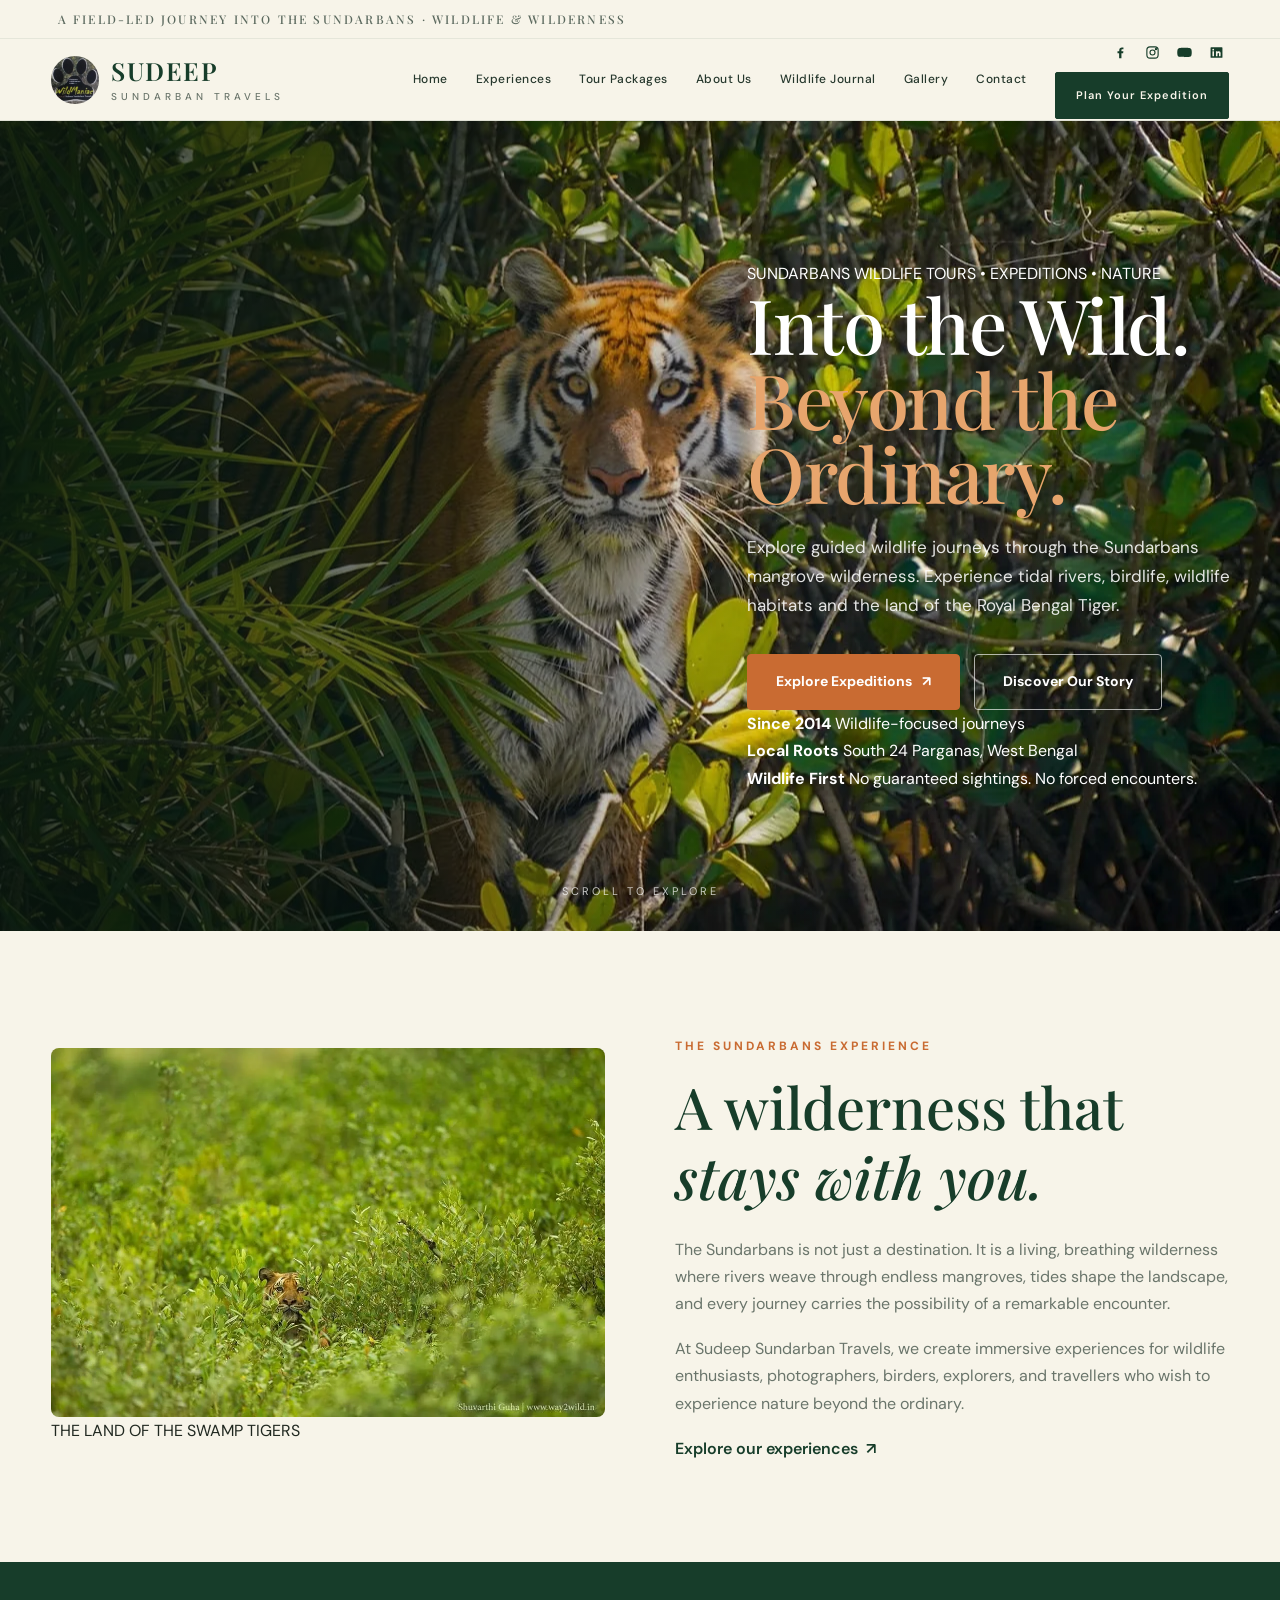
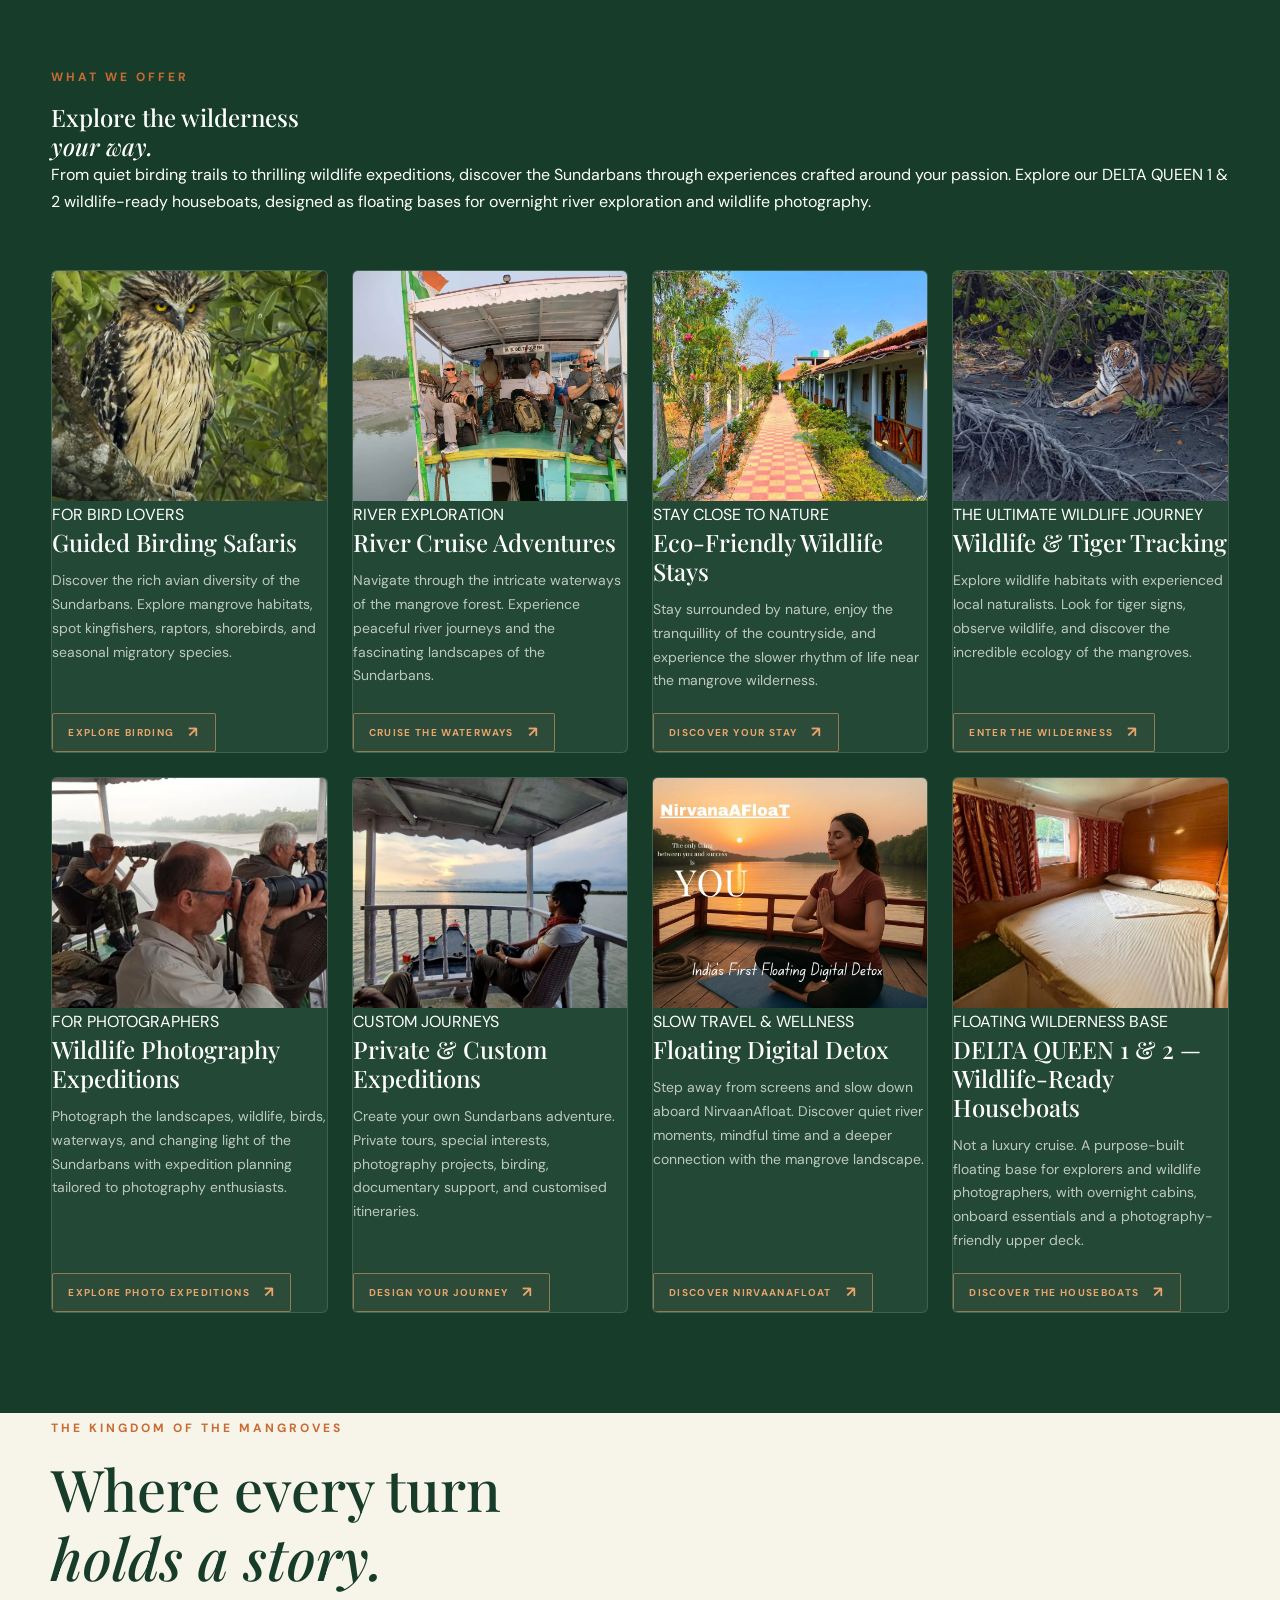
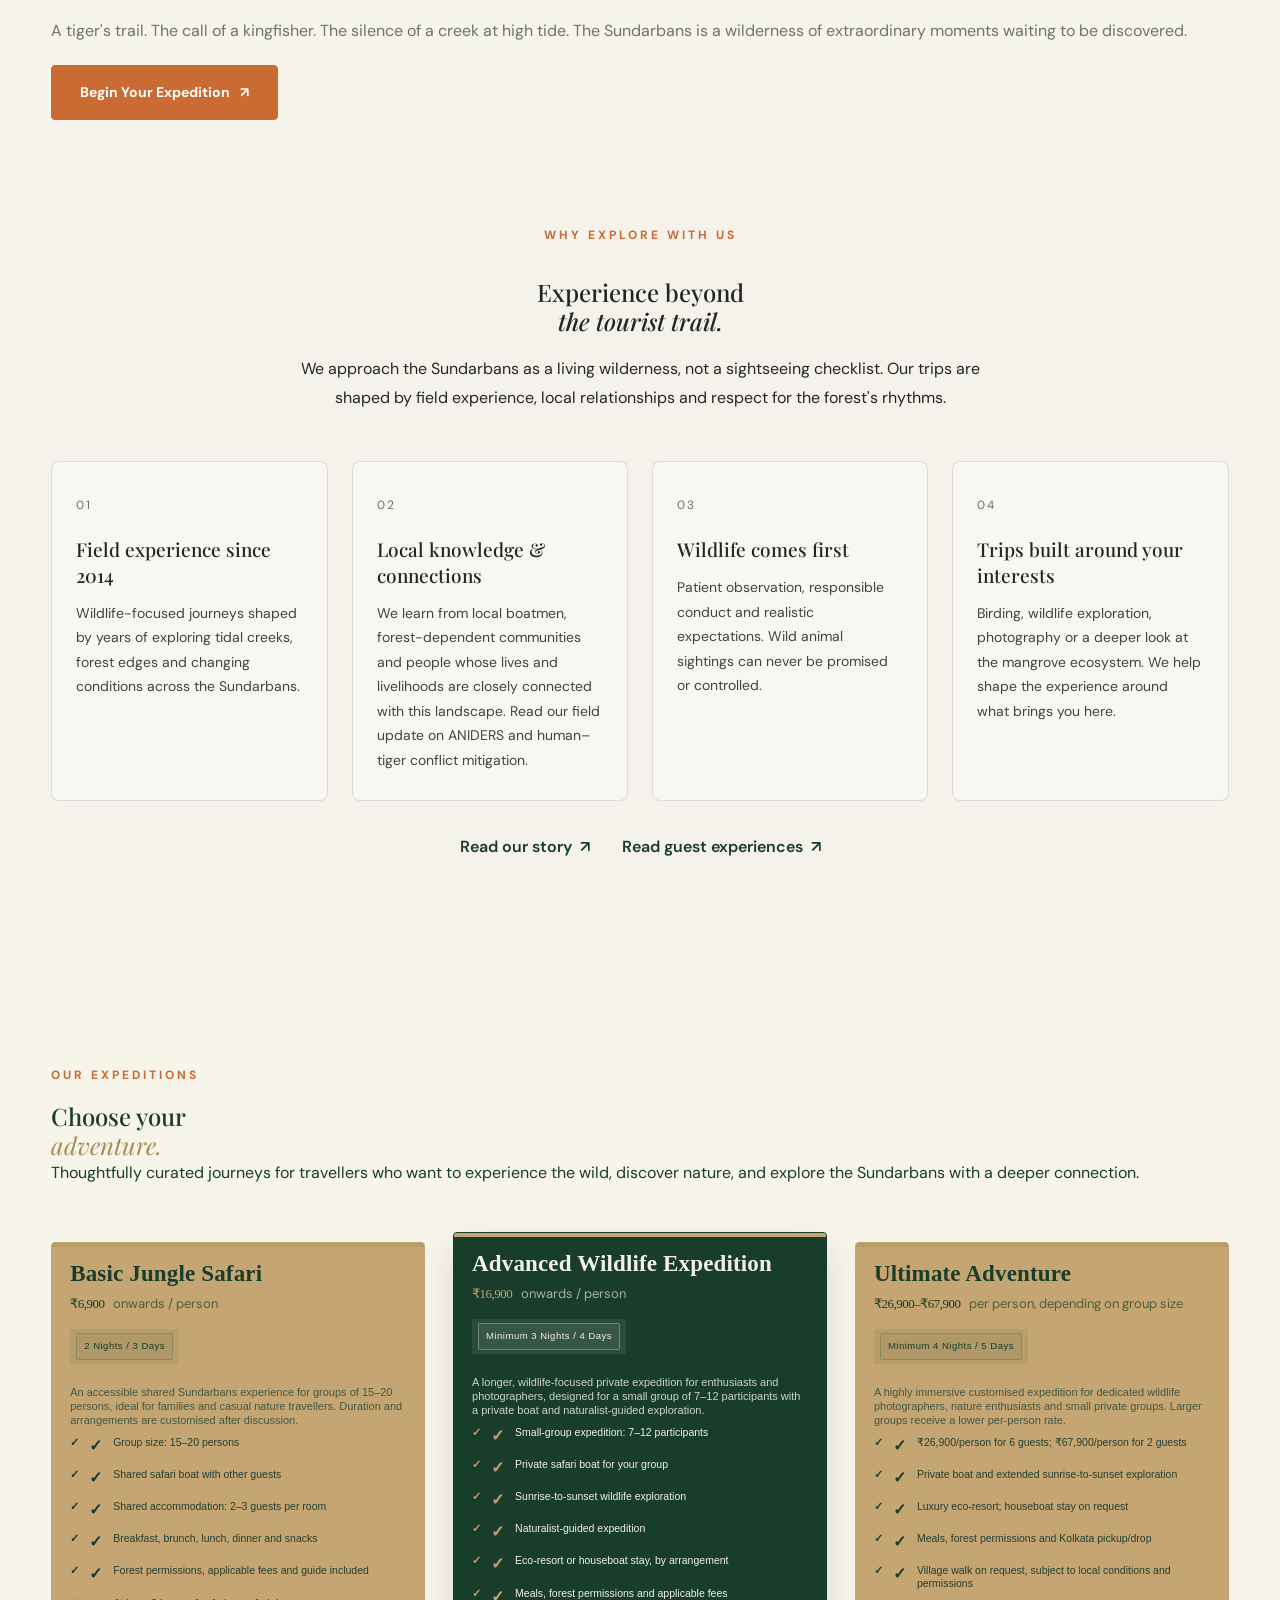
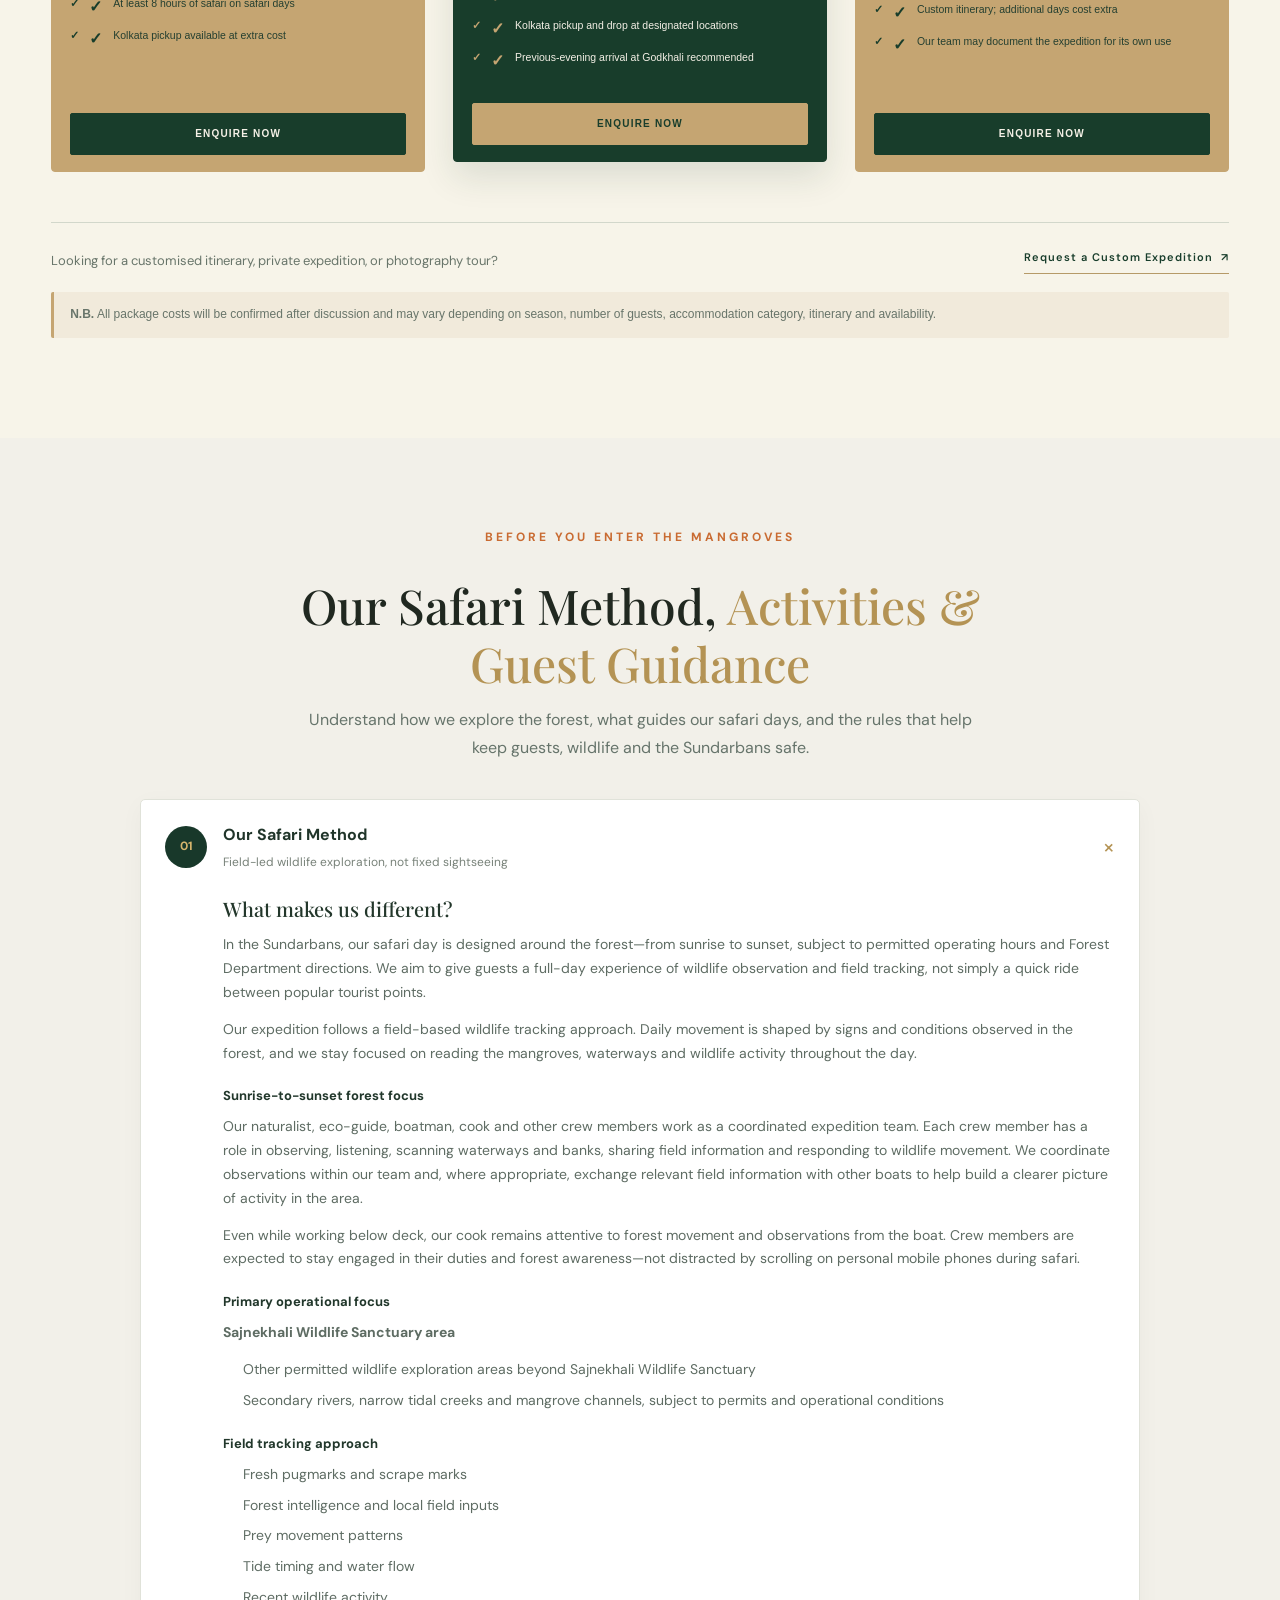
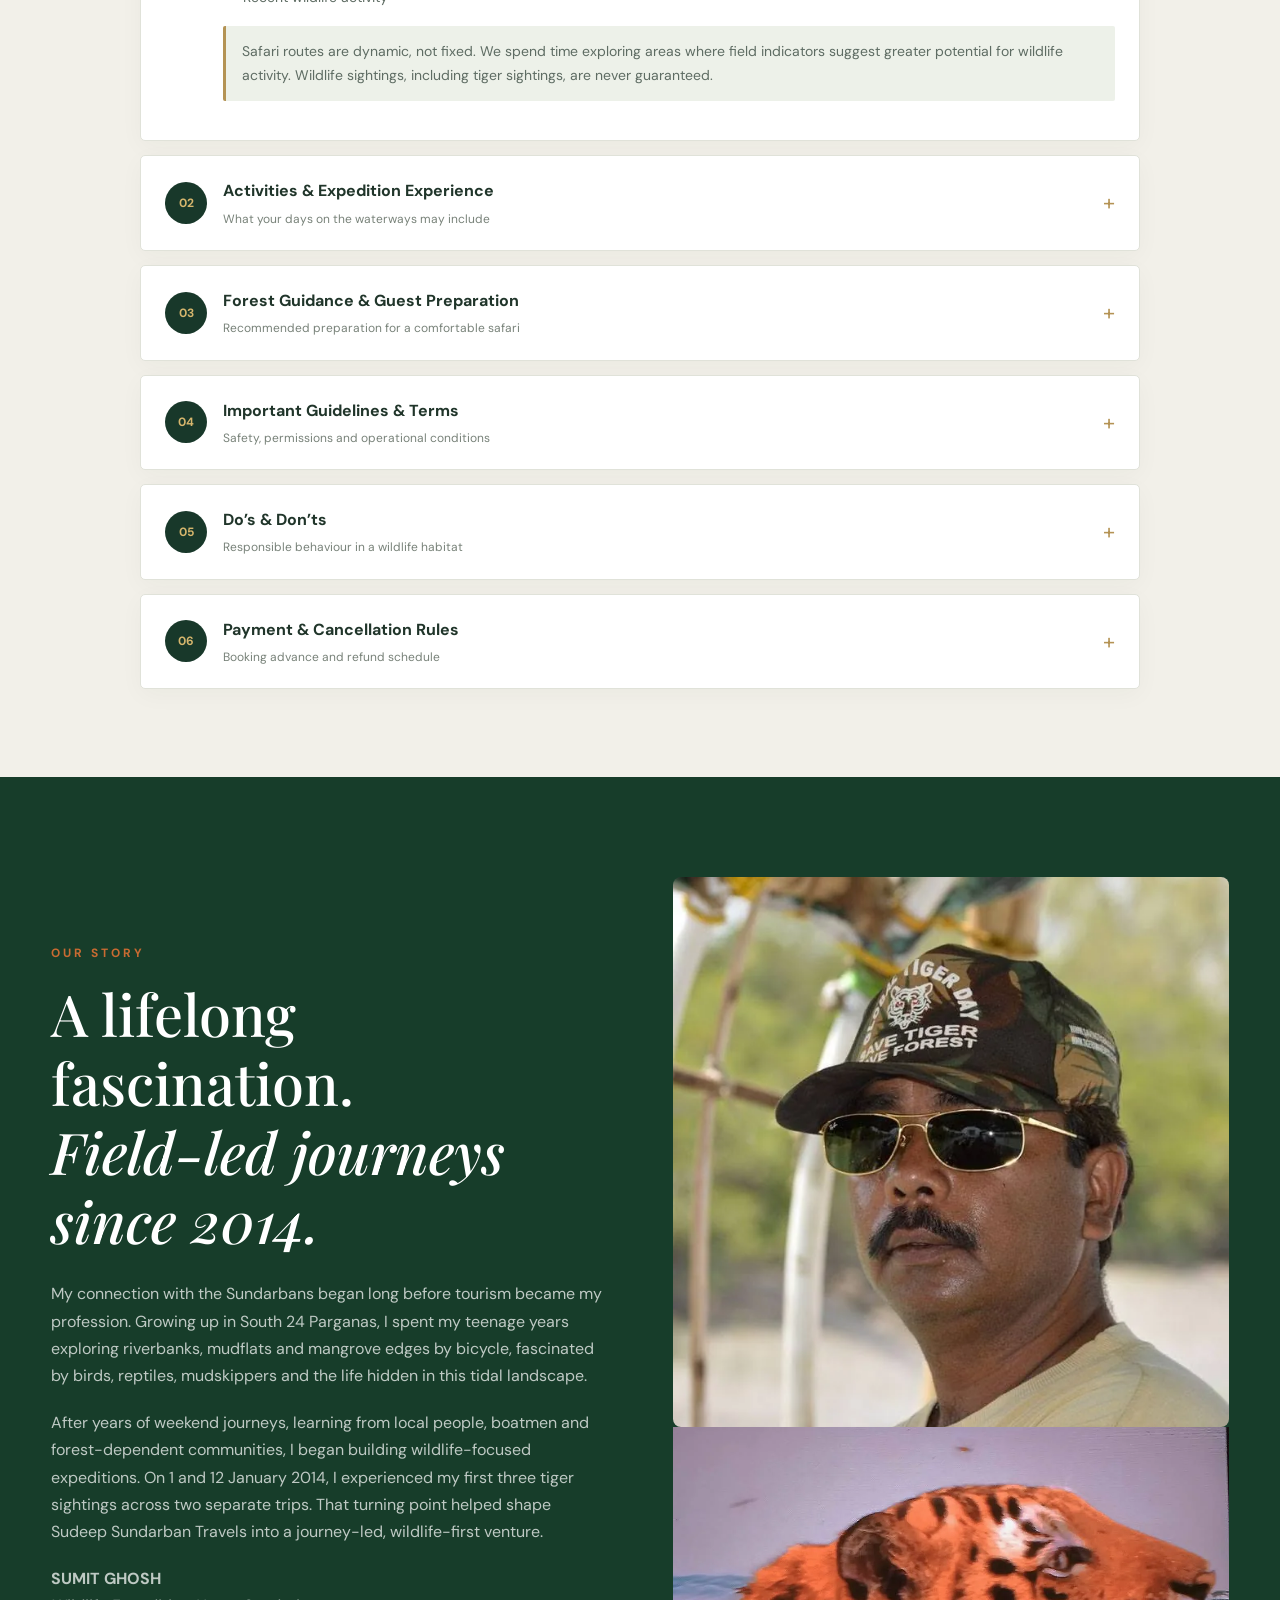
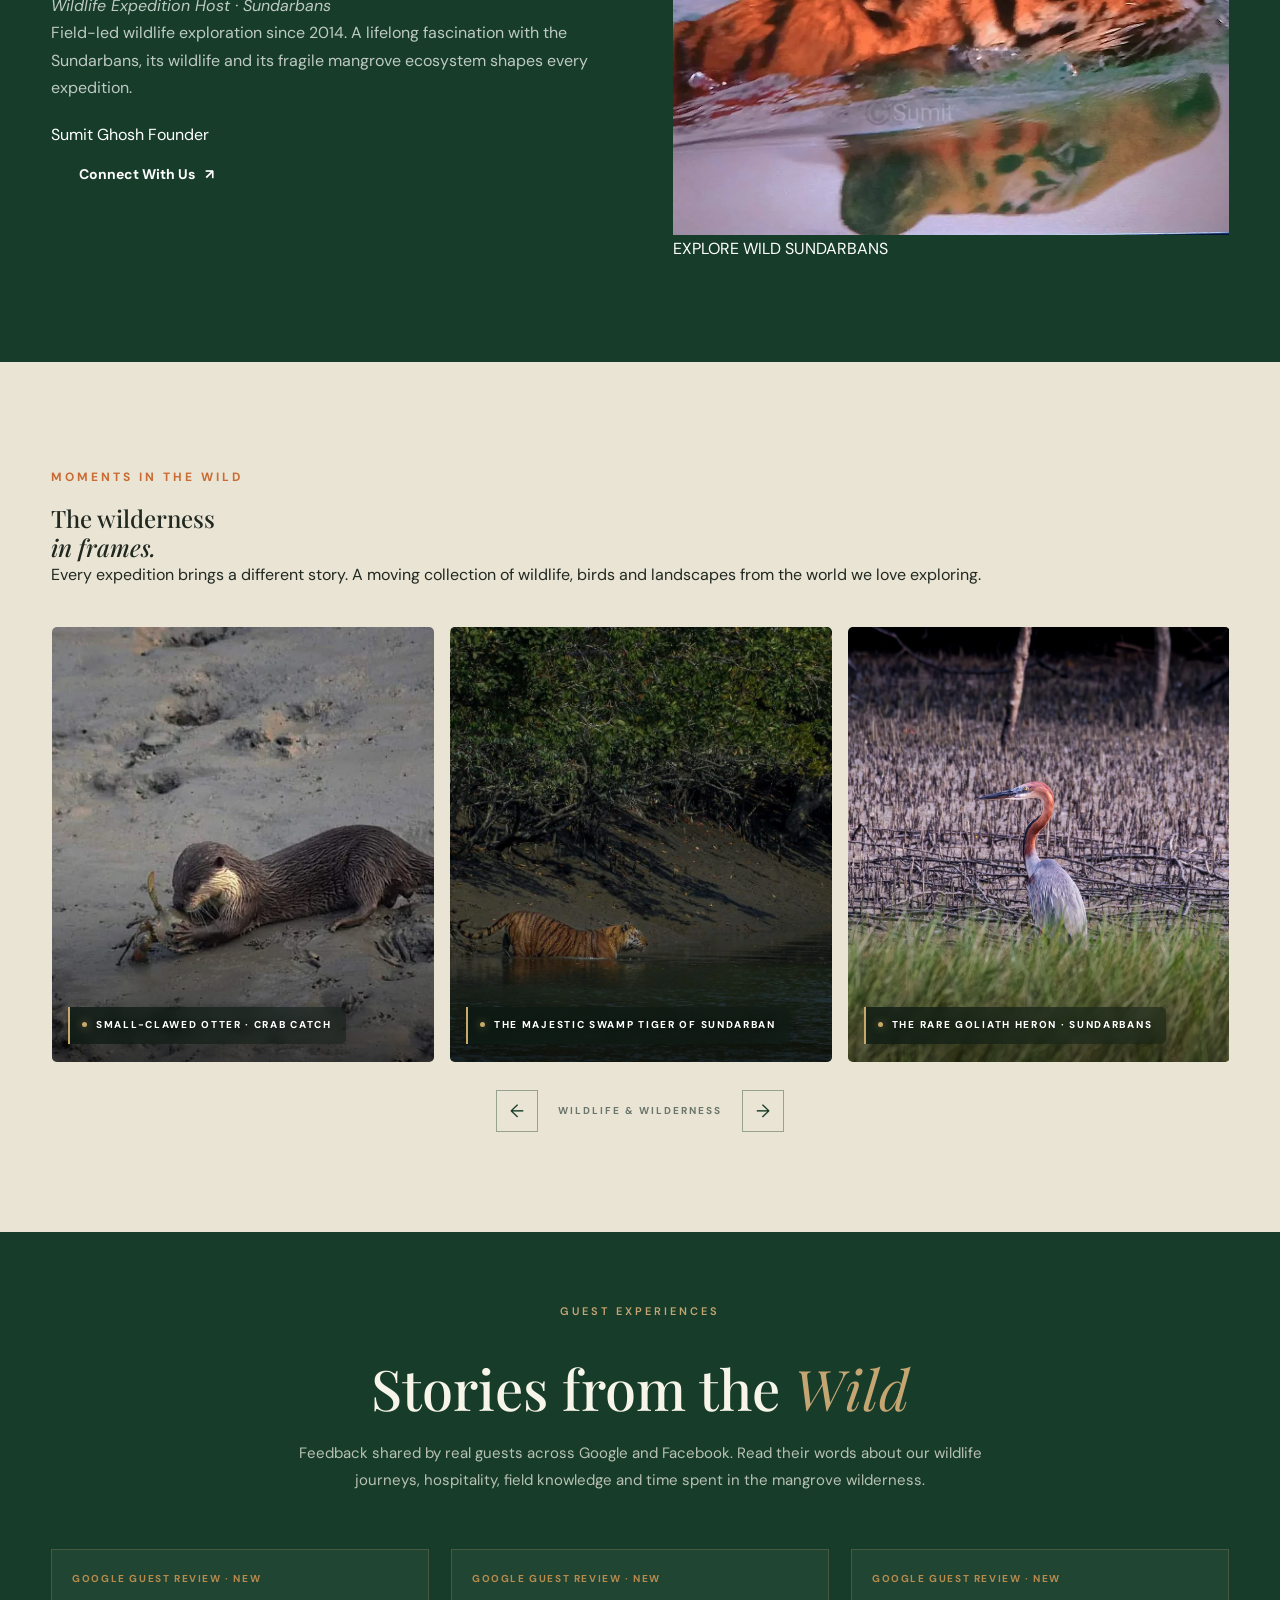
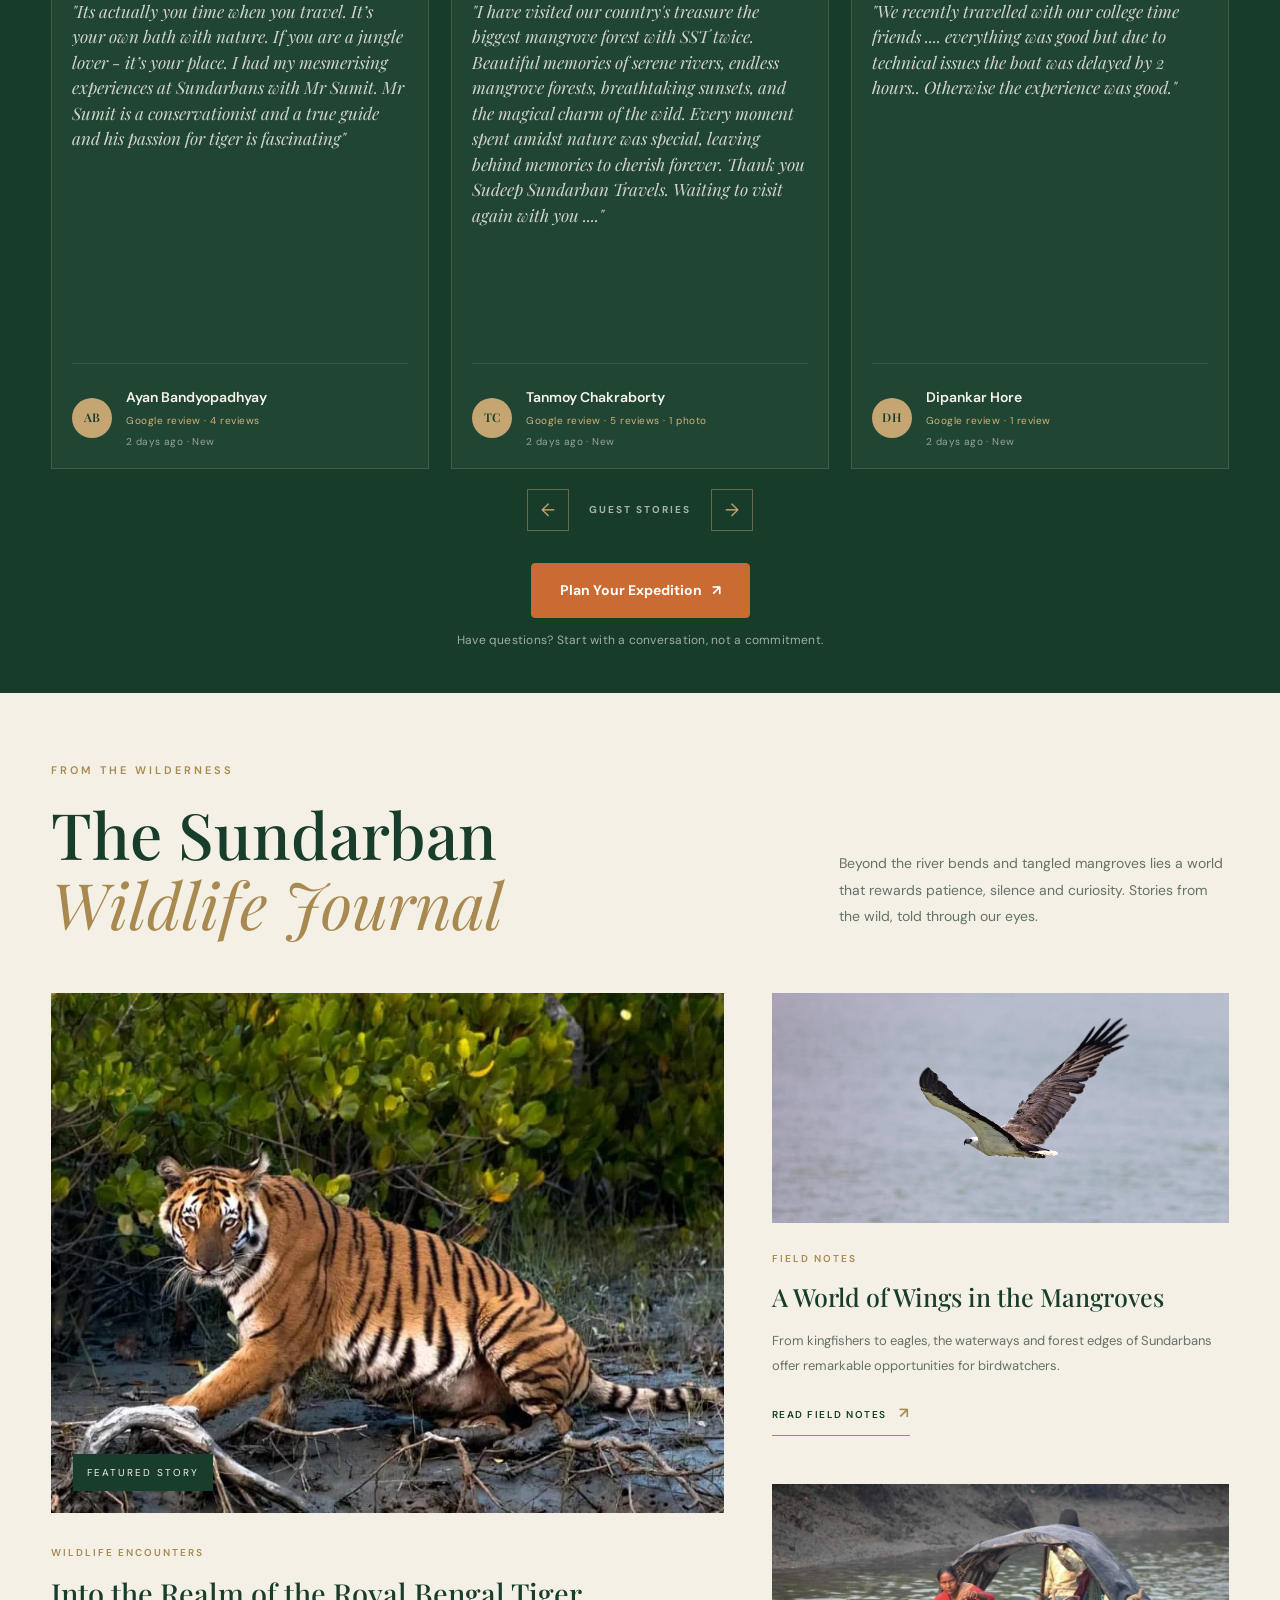
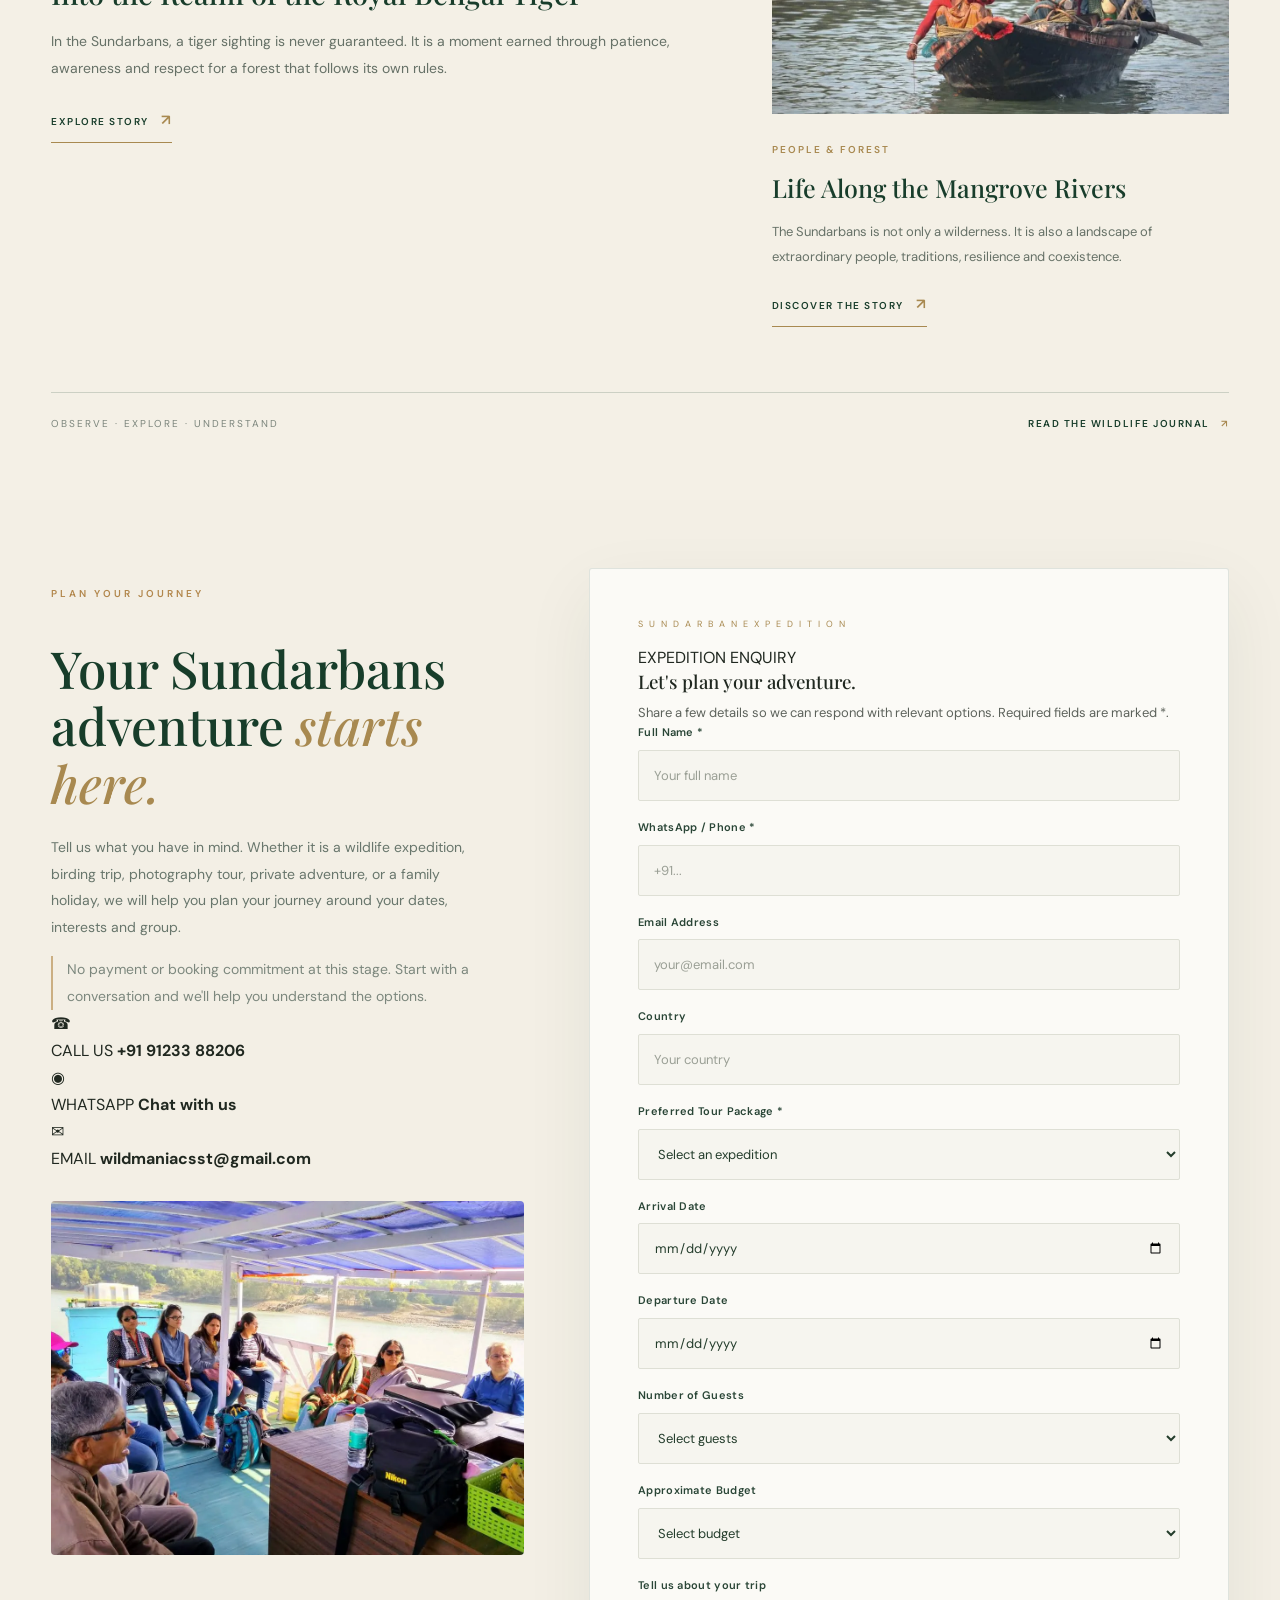
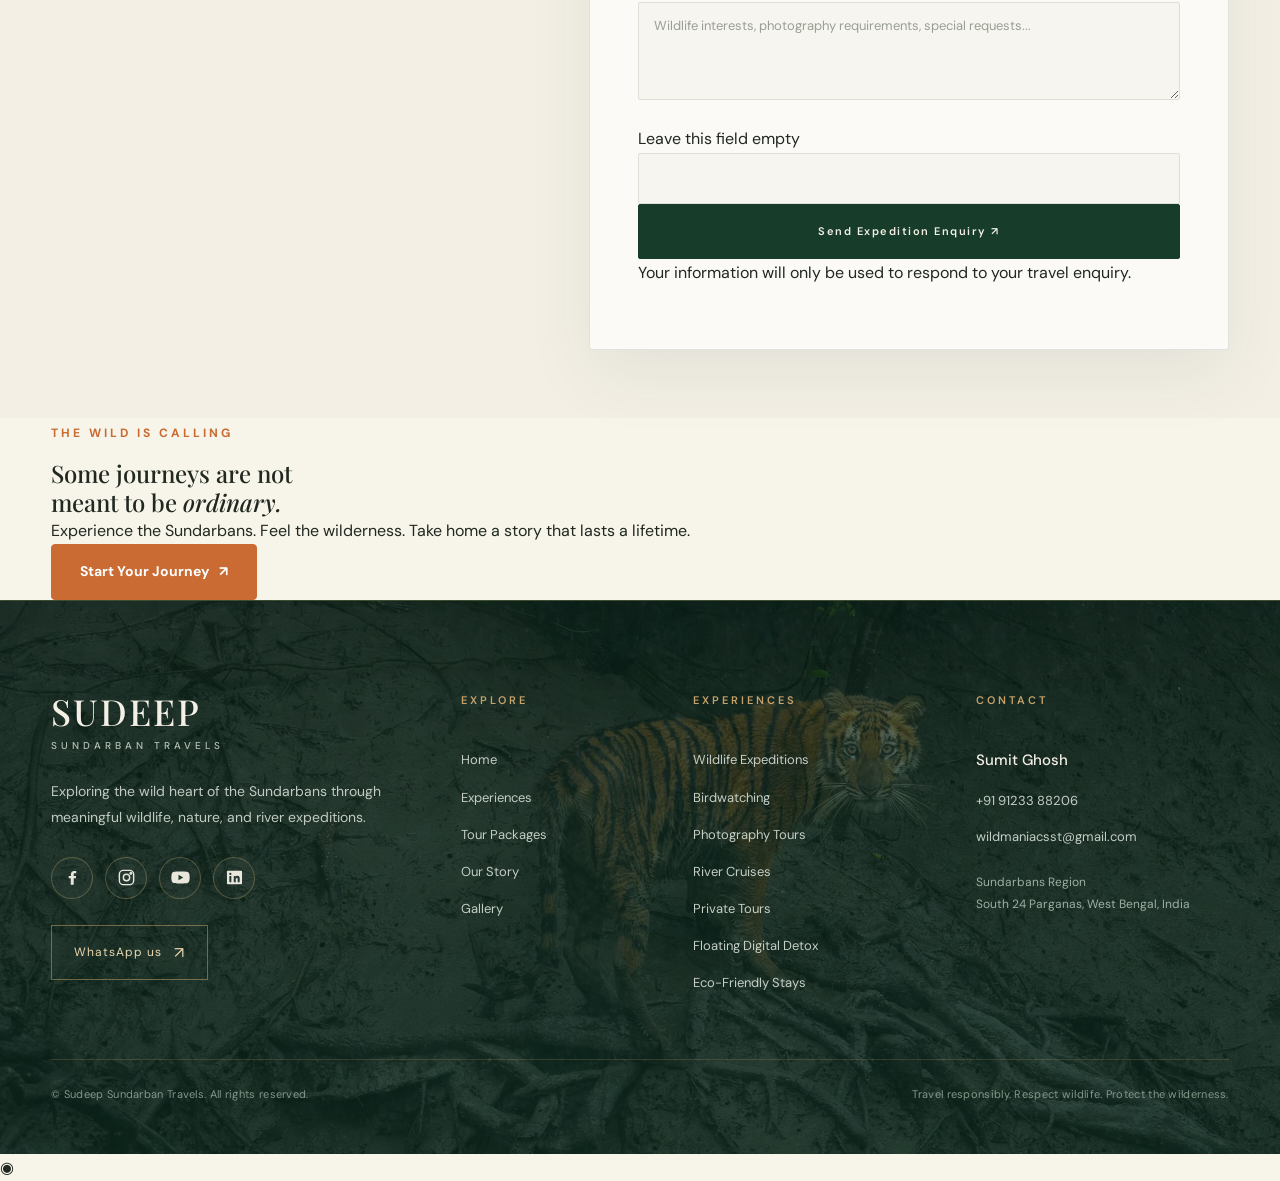
<file: index.html>
<!DOCTYPE html>
<html lang="en">
<head>
  <meta name="google-site-verification" content="EyM6zObB5ZK-fNd4vHeNIIYz7JCWx_sxM-kprVKvKSo" />
  <meta charset="UTF-8">
  <meta name="viewport" content="width=device-width, initial-scale=1.0">

  <title>Sundarbans Wildlife Tours & Expeditions | Sudeep Sundarban Travels</title>

  <meta name="description"
        content="Explore guided Sundarbans wildlife tours, tiger and birding expeditions, photography trips, private journeys and floating digital detox experiences with Sudeep Sundarban Travels.">

  <meta name="keywords"
        content="Sundarbans wildlife tours, tiger expeditions, Sundarbans birding tours, wildlife photography tours, private Sundarbans tours, floating digital detox Sundarbans, NirvaanAfloat, Sudeep Sundarban Travels">

  <meta name="author" content="Sumit Ghosh - Sudeep Sundarban Travels">

  <meta name="theme-color" content="#10231b">
  <meta name="robots" content="index, follow, max-image-preview:large">

<!-- Structured Data: Sudeep Sundarban Travels -->
<script type="application/ld+json">
{
  "@context": "https://schema.org",
  "@type": "TravelAgency",
  "name": "Sudeep Sundarban Travels",
  "url": "https://wildmaniacsst-cell.github.io/sudeep-sundarban-travels/",
  "description": "Guided wildlife expeditions, birding, photography tours, private journeys, river cruises and floating digital detox experiences in the Sundarbans, India.",
  "areaServed": {
    "@type": "Place",
    "name": "Sundarbans, India"
  },
  "knowsAbout": [
    "Sundarbans Wildlife Tourism",
    "Sundarbans Tiger",
    "Wildlife Photography",
    "Birdwatching",
    "Mangrove Ecosystem",
    "Nature Expeditions",
    "Sundarbans River Cruise",
    "Floating Digital Detox",
    "Mindful Nature Travel",
    "NirvaanAfloat"
  ],
  "founder": {
    "@type": "Person",
    "name": "Sumit Ghosh"
  },
  "logo": "https://wildmaniacsst-cell.github.io/sudeep-sundarban-travels/logo.webp",
  "image": "https://wildmaniacsst-cell.github.io/sudeep-sundarban-travels/sundarban%20tiger%202.webp",
  "sameAs": [
    "https://www.instagram.com/sudeep_sundarban_travels/",
    "https://www.youtube.com/@wildmaniac-india5444"
  ]
}
</script>

  <meta property="og:title"
        content="Sundarbans Wildlife Tours & Expeditions | Sudeep Sundarban Travels">

  <meta property="og:description"
        content="Explore wildlife expeditions, birding, photography, private journeys and NirvaanAfloat, a floating digital detox experience in the Sundarbans with Sudeep Sundarban Travels.">

  <meta property="og:type" content="website">
  <meta property="og:site_name" content="Sudeep Sundarban Travels">
  <meta property="og:image" content="https://wildmaniacsst-cell.github.io/sudeep-sundarban-travels/sundarban%20tiger%202.webp">
  <meta name="twitter:image" content="https://wildmaniacsst-cell.github.io/sudeep-sundarban-travels/sundarban%20tiger%202.webp">
  <!-- Canonical URL -->
  <link rel="canonical" href="https://wildmaniacsst-cell.github.io/sudeep-sundarban-travels/">

  <!-- Open Graph URL -->
  <meta property="og:url" content="https://wildmaniacsst-cell.github.io/sudeep-sundarban-travels/">

  <!-- Twitter/X Sharing Metadata -->
  <meta name="twitter:card" content="summary_large_image">
  <meta name="twitter:title" content="Sundarban Wildlife Tours & Expeditions | Sudeep">
  <meta name="twitter:description" content="Sundarbans wildlife, birding and photography tours, private journeys and floating digital detox experiences with Sudeep Sundarban Travels.">
  <link rel="preload" as="image" href="sundarban%20tiger%202.webp" fetchpriority="high">
  <link rel="preconnect" href="https://fonts.googleapis.com">
  <link rel="preconnect" href="https://fonts.gstatic.com" crossorigin>

  <link href="https://fonts.googleapis.com/css2?family=DM+Sans:wght@400;500;600;700&family=Playfair+Display:wght@400;500;600;700&display=swap"
        rel="stylesheet">

  <link rel="stylesheet" href="style.css">



<!-- Removed redundant font request; site uses DM Sans and Playfair Display. -->
</head>

<body>

  <!-- ================= PRELOADER / TOP ================= -->

  <div class="announcement-bar">
    <p>
      A FIELD-LED JOURNEY INTO THE SUNDARBANS · WILDLIFE & WILDERNESS
      
    </p>
  </div>


  <!-- ================= NAVIGATION ================= -->

  <header class="site-header" id="header">

    <div class="container nav-container">

      <a href="#home" class="brand">

    <img decoding="async" src="logo.webp" alt="WildManiac - Sudeep Sundarban Travels" class="brand-logo" loading="eager">

    <div class="brand-text">
        <span class="brand-name">SUDEEP</span>
        <span class="brand-subtitle">SUNDARBAN TRAVELS</span>
    </div>

</a>


      <button class="menu-toggle"
              id="menuToggle"
              aria-label="Open navigation menu"
              aria-expanded="false">

        <span></span>
        <span></span>
        <span></span>

      </button>


      <nav class="main-nav" id="mainNav">

        <a href="#home">Home</a>
        <a href="#experiences">Experiences</a>
        <a href="#packages">Tour Packages</a>
        <a href="#about">About Us</a>
<a href="sundarban-wildlife-journal.html">Wildlife Journal</a>
<a href="#gallery">Gallery</a>
        <a href="#contact">Contact</a>

        <div class="mobile-nav-links" aria-label="Expedition pages">
          <a href="explore-sundarban-expeditions.html">Explore All Expeditions</a>
          <a href="sundarban-wildlife-expedition.html">Wildlife Expedition</a>
          <a href="sundarban-wildlife-photography-tour.html">Photography Tour</a>
          <a href="sundarban-birding-expedition.html">Birding Expedition</a>
          <a href="private-sundarban-tour.html">Private &amp; Custom Tour</a>
          <a href="sundarban-eco-friendly-wildlife-stays.html">Eco-Friendly Stays</a>
          <a href="floating-digital-detox-sundarbans.html">Floating Digital Detox</a>
          <a href="sundarban-wildlife-journal.html">Wildlife Journal</a>
          <a href="our-story-sudeep-sundarban-travels.html">Our Story</a>
        </div>

        <div class="header-cta-stack">
          <div class="header-social-links" aria-label="Follow Sudeep Sundarban Travels">
            <a href="https://www.facebook.com/prodas.mondal" target="_blank" rel="noopener noreferrer" aria-label="Facebook"><svg viewBox="0 0 24 24" fill="currentColor"><path d="M13.5 21v-8h2.7l.4-3h-3.1V8.1c0-.9.3-1.5 1.5-1.5h1.7V3.9c-.3 0-1.3-.1-2.5-.1-2.5 0-4.2 1.5-4.2 4.3V10H7.2v3h2.6v8z"/></svg></a>
            <a href="https://www.instagram.com/sudeep_sundarban_travels/" target="_blank" rel="noopener noreferrer" aria-label="Instagram"><svg viewBox="0 0 24 24" fill="none" stroke="currentColor" stroke-width="1.8"><rect x="3" y="3" width="18" height="18" rx="5"/><circle cx="12" cy="12" r="4"/><circle cx="17.5" cy="6.5" r="1" fill="currentColor"/></svg></a>
            <a href="https://www.youtube.com/@wildmaniac-india5444" target="_blank" rel="noopener noreferrer" aria-label="YouTube"><svg viewBox="0 0 24 24" fill="currentColor"><path d="M23 7.2a3 3 0 0 0-2.1-2.1C19 4.5 12 4.5 12 4.5s-7 0-8.9.6A3 3 0 0 0 1 7.2C.4 9 .4 12 .4 12s0 3 .6 4.8a3 3 0 0 0 2.1 2.1c1.9.6 8.9.6 8.9.6s7 0 8.9-.6a3 3 0 0 0 2.1-2.1C23.6 15 23.6 12 23.6 12s0-3-.6-4.8z"/><path d="M9.5 8.5v7l6-3.5z" fill="#173d2a"/></svg></a>
            <a href="https://www.linkedin.com/in/sumit-ghosh-709480b7/" target="_blank" rel="noopener noreferrer" aria-label="LinkedIn"><svg viewBox="0 0 24 24" fill="currentColor"><path d="M20.5 3.5h-17A1 1 0 0 0 2.5 4.5v15a1 1 0 0 0 1 1h17a1 1 0 0 0 1-1v-15a1 1 0 0 0-1-1zM8 18H5.5v-8H8zM6.75 8.9a1.45 1.45 0 1 1 0-2.9 1.45 1.45 0 0 1 0 2.9zM18.5 18h-2.5v-3.9c0-.9-.3-1.5-1.1-1.5-.6 0-1 .4-1.2.8-.1.2-.1.5-.1.8V18h-2.5v-8h2.5v1.1c.3-.5 1-1.3 2.3-1.3 1.7 0 2.7 1.1 2.7 3.4z"/></svg></a>
          </div>
          <a href="#booking" class="nav-book-button">Plan Your Expedition</a>
        </div>

      </nav>

    </div>

  </header>


  <!-- ================= HERO SECTION ================= -->

  <main>

    <section class="hero-section" id="home">

      <div class="hero-overlay"></div>

      <div class="hero-content container">

        <div class="hero-label">
          <span class="hero-label-dot"></span>
          SUNDARBANS WILDLIFE TOURS • EXPEDITIONS • NATURE
        </div>

        <h1>
          Into the Wild.<br>
          <span>Beyond the Ordinary.</span>
        </h1>

        <p class="hero-description">
          Explore guided wildlife journeys through the Sundarbans mangrove wilderness.
          Experience tidal rivers, birdlife, wildlife habitats and the land of the
          Royal Bengal Tiger.
        </p>

        <div class="hero-buttons">

          <a href="explore-sundarban-expeditions.html" class="button button-primary">
            Explore Expeditions
            <span>↗</span>
          </a>

          <a href="our-story-sudeep-sundarban-travels.html" class="button button-outline">
            Discover Our Story
          </a>

        </div>

        <div class="hero-bottom-info">

          <div class="hero-info-item">
            <strong>Since 2014</strong>
            <span>Wildlife-focused journeys</span>
          </div>

          <div class="hero-info-item">
            <strong>Local Roots</strong>
            <span>South 24 Parganas, West Bengal</span>
          </div>

          <div class="hero-info-item">
            <strong>Wildlife First</strong>
            <span>No guaranteed sightings. No forced encounters.</span>
          </div>

        </div>

      </div>

      <div class="hero-scroll">
        <span>SCROLL TO EXPLORE</span>
        <div class="scroll-line"></div>
      </div>

    </section>


    <!-- ================= INTRODUCTION ================= -->

    <section class="intro-section section-padding">

      <div class="container intro-grid">

        <div class="intro-image-wrap">

          <img decoding="async"
    src="https://wildmaniacsst-cell.github.io/sudeep-sundarban-travels/sundarban%20tiger%2015.webp"
    alt="Royal Bengal Tiger in the Sundarbans mangrove forest"
    class="intro-image"
    loading="eager" fetchpriority="high">

          <div class="image-caption">
            <span>THE LAND OF THE SWAMP TIGERS</span>
          </div>

        </div>


        <div class="intro-content">

          <span class="section-eyebrow">
            THE SUNDARBANS EXPERIENCE
          </span>

          <h2>
            A wilderness that<br>
            <em>stays with you.</em>
          </h2>

          <p>
            The Sundarbans is not just a destination. It is a living,
            breathing wilderness where rivers weave through endless mangroves,
            tides shape the landscape, and every journey carries the
            possibility of a remarkable encounter.
          </p>

          <p>
            At Sudeep Sundarban Travels, we create immersive experiences
            for wildlife enthusiasts, photographers, birders, explorers,
            and travellers who wish to experience nature beyond the ordinary.
          </p>

          <a href="#experiences" class="text-link">
            Explore our experiences <span>↗</span>
          </a>

        </div>

      </div>

    </section>


    <!-- ================= EXPERIENCES ================= -->

    <section class="experiences-section section-padding" id="experiences">

      <div class="container">

        <div class="section-heading">

          <div>
            <span class="section-eyebrow">WHAT WE OFFER</span>

            <h2>
              Explore the wilderness<br>
              <em>your way.</em>
            </h2>
          </div>

          <p>
            From quiet birding trails to thrilling wildlife expeditions,
            discover the Sundarbans through experiences crafted around
            your passion. Explore our <a href="sundarban-wildlife-houseboat-delta-queen.html">DELTA QUEEN 1 &amp; 2 wildlife-ready houseboats</a>,
            designed as floating bases for overnight river exploration and wildlife photography.
          </p>

        </div>


        <div class="experience-grid">


          <!-- EXPERIENCE 1 -->

          <article class="experience-card">

            <div class="experience-image">

             <img decoding="async"
    src="https://wildmaniacsst-cell.github.io/sudeep-sundarban-travels/BUFFY.webp"
    alt="Buffy fish owl in the Sundarbans mangrove habitat"
    loading="lazy">



            </div>

            <div class="experience-content">

              <span class="experience-tag">FOR BIRD LOVERS</span>

              <h3>Guided Birding Safaris</h3>

              <p>
                Discover the rich avian diversity of the Sundarbans.
                Explore mangrove habitats, spot kingfishers, raptors,
                shorebirds, and seasonal migratory species.
              </p>

              <a href="sundarban-birding-expedition.html" class="experience-cta">
                Explore Birding <span>↗</span>
              </a>

            </div>

          </article>


          <!-- EXPERIENCE 2 -->

          <article class="experience-card">

            <div class="experience-image">
<img decoding="async"
    src="foreigners.webp"
    alt="Sundarbans river expedition aboard a boat through mangrove waterways"
    loading="lazy">


            </div>

            <div class="experience-content">

              <span class="experience-tag">RIVER EXPLORATION</span>

              <h3>River Cruise Adventures</h3>

              <p>
                Navigate through the intricate waterways of the mangrove
                forest. Experience peaceful river journeys and the
                fascinating landscapes of the Sundarbans.
              </p>

              <a href="#booking" class="experience-cta">
                Cruise the Waterways <span>↗</span>
              </a>

            </div>

          </article>


          <!-- EXPERIENCE 3 -->

          <article class="experience-card">

            <div class="experience-image">

             <img decoding="async"
    src="https://wildmaniacsst-cell.github.io/sudeep-sundarban-travels/resort%201.webp"
    alt="Eco-friendly accommodation in the Sundarbans"
    loading="lazy">
            </div>

            <div class="experience-content">

              <span class="experience-tag">STAY CLOSE TO NATURE</span>

              <h3>Eco-Friendly Wildlife Stays</h3>

              <p>
                Stay surrounded by nature, enjoy the tranquillity
                of the countryside, and experience the slower rhythm
                of life near the mangrove wilderness.
              </p>

              <a href="sundarban-eco-friendly-wildlife-stays.html" class="experience-cta">
                Discover Your Stay <span>↗</span>
              </a>

            </div>

          </article>


          <!-- EXPERIENCE 4 -->

          <article class="experience-card">

            <div class="experience-image">

              <img decoding="async"
    src="https://wildmaniacsst-cell.github.io/sudeep-sundarban-travels/sundarban%20tiger%2010.webp"
    alt="Royal Bengal tiger in the Sundarbans mangrove forest"
    loading="lazy">
            

            </div>

            <div class="experience-content">

              <span class="experience-tag">THE ULTIMATE WILDLIFE JOURNEY</span>

              <h3>Wildlife & Tiger Tracking</h3>

              <p>
                Explore wildlife habitats with experienced local
                naturalists. Look for tiger signs, observe wildlife,
                and discover the incredible ecology of the mangroves.
              </p>

              <a href="sundarban-wildlife-expedition.html" class="experience-cta">
    Enter the Wilderness <span>↗</span>
</a>

            </div>

          </article>


          <!-- EXPERIENCE 5 -->

          <article class="experience-card">

            <div class="experience-image">

             <img decoding="async"
    src="https://wildmaniacsst-cell.github.io/sudeep-sundarban-travels/sundarban%20photography%203.webp"
    alt="Wildlife photography expedition in the Sundarbans"
    loading="lazy">

        

            </div>

            <div class="experience-content">

              <span class="experience-tag">FOR PHOTOGRAPHERS</span>

              <h3>Wildlife Photography Expeditions</h3>

              <p>
                Photograph the landscapes, wildlife, birds, waterways,
                and changing light of the Sundarbans with expedition
                planning tailored to photography enthusiasts.
              </p>

             <a href="sundarban-wildlife-photography-tour.html" class="experience-cta">
    Explore Photo Expeditions <span>↗</span>
</a>

            </div>

          </article>


          <!-- EXPERIENCE 6 -->

          <article class="experience-card">

            <div class="experience-image">

             <img decoding="async"
    src="https://wildmaniacsst-cell.github.io/sudeep-sundarban-travels/sundarban%205.webp"
    alt="Sundarban mangrove wilderness and natural landscape"
    loading="lazy">

         

            </div>

            <div class="experience-content">

              <span class="experience-tag">CUSTOM JOURNEYS</span>

              <h3>Private & Custom Expeditions</h3>

              <p>
                Create your own Sundarbans adventure. Private tours,
                special interests, photography projects, birding,
                documentary support, and customised itineraries.
              </p>

             <a href="private-sundarban-tour.html" class="experience-cta">
    Design Your Journey <span>↗</span>
</a>

            </div>

          </article>

          <!-- EXPERIENCE 7: FLOATING DIGITAL DETOX -->

          <article class="experience-card">

            <div class="experience-image">

              <img decoding="async"
    src="https://wildmaniacsst-cell.github.io/sudeep-sundarban-travels/digital%2520detox.webp"
    alt="NirvaanAfloat floating digital detox concept on Sundarbans waterways"
    loading="lazy">

            </div>

            <div class="experience-content">

              <span class="experience-tag">SLOW TRAVEL &amp; WELLNESS</span>

              <h3>Floating Digital Detox</h3>

              <p>
                Step away from screens and slow down aboard NirvaanAfloat.
                Discover quiet river moments, mindful time and a deeper
                connection with the mangrove landscape.
              </p>

              <a href="floating-digital-detox-sundarbans.html" class="experience-cta">
                Discover NirvaanAfloat <span>↗</span>
              </a>

            </div>

          </article>

          <!-- EXPERIENCE: DELTA QUEEN HOUSEBOATS -->
          <article class="experience-card">
            <div class="experience-image">
              <img decoding="async" src="boat-8.webp" alt="DELTA QUEEN 1 and 2 wildlife-ready houseboats on Sundarbans waterways" loading="lazy">
            </div>
            <div class="experience-content">
              <span class="experience-tag">FLOATING WILDERNESS BASE</span>
              <h3>DELTA QUEEN 1 &amp; 2 — Wildlife-Ready Houseboats</h3>
              <p>Not a luxury cruise. A purpose-built floating base for explorers and wildlife photographers, with overnight cabins, onboard essentials and a photography-friendly upper deck.</p>
              <a href="sundarban-wildlife-houseboat-delta-queen.html" class="experience-cta">Discover the Houseboats <span>↗</span></a>
            </div>
          </article>

        </div><!-- /experience-grid -->
      </div><!-- /experiences container -->
    </section><!-- /experiences section -->

          <!-- ================= WILDLIFE FEATURE ================= -->

    <section class="wildlife-section">

      <div class="wildlife-background"></div>

      <div class="wildlife-overlay"></div>

      <div class="container wildlife-content">

        <span class="section-eyebrow light">
          THE KINGDOM OF THE MANGROVES
        </span>

        <h2>
          Where every turn<br>
          <em>holds a story.</em>
        </h2>

        <p>
          A tiger's trail. The call of a kingfisher. The silence
          of a creek at high tide. The Sundarbans is a wilderness
          of extraordinary moments waiting to be discovered.
        </p>

        <a href="#booking" class="button button-primary">
          Begin Your Expedition <span>↗</span>
        </a>

      </div>

    </section>


    <!-- ================= WHY EXPLORE WITH US ================= -->
<section class="trust-section section-padding" id="why-us">
  <div class="container">
    <div class="trust-heading">
      <span class="section-eyebrow">WHY EXPLORE WITH US</span>
      <h2>Experience beyond<br><em>the tourist trail.</em></h2>
      <p>We approach the Sundarbans as a living wilderness, not a sightseeing checklist. Our trips are shaped by field experience, local relationships and respect for the forest's rhythms.</p>
    </div>
    <div class="trust-grid">
      <article class="trust-item">
        <span class="trust-number">01</span>
        <h3>Field experience since 2014</h3>
        <p>Wildlife-focused journeys shaped by years of exploring tidal creeks, forest edges and changing conditions across the Sundarbans.</p>
      </article>
      <article class="trust-item">
        <span class="trust-number">02</span>
        <h3>Local knowledge &amp; connections</h3>
        <p>We learn from local boatmen, forest-dependent communities and people whose lives and livelihoods are closely connected with this landscape. Read our field update on <a href="aniders-sundarbans-human-tiger-conflict.html">ANIDERS and human–tiger conflict mitigation</a>.</p>
      </article>
      <article class="trust-item">
        <span class="trust-number">03</span>
        <h3>Wildlife comes first</h3>
        <p>Patient observation, responsible conduct and realistic expectations. Wild animal sightings can never be promised or controlled.</p>
      </article>
      <article class="trust-item">
        <span class="trust-number">04</span>
        <h3>Trips built around your interests</h3>
        <p>Birding, wildlife exploration, photography or a deeper look at the mangrove ecosystem. We help shape the experience around what brings you here.</p>
      </article>
    </div>
    <div class="trust-links">
      <a href="our-story-sudeep-sundarban-travels.html" class="text-link">Read our story <span>↗</span></a>
      <a href="#reviews" class="text-link">Read guest experiences <span>↗</span></a>
    </div>
  </div>
</section>

<!-- ================= TOUR PACKAGES ================= -->

    <section class="packages-section section-padding" id="packages">

      <div class="container">

        <div class="section-heading packages-heading">

          <div>
            <span class="section-eyebrow">OUR EXPEDITIONS</span>

            <h2>
              Choose your<br>
              <em>adventure.</em>
            </h2>
          </div>

          <p>
            Thoughtfully curated journeys for travellers who want to
            experience the wild, discover nature, and explore the
            Sundarbans with a deeper connection.
          </p>

        </div>


        <div class="package-grid" id="packageGrid">

          <!-- Packages are dynamically loaded from Google Sheets -->

          <div class="package-loading" id="packageLoading">

            <div class="loading-spinner"></div>

            <p>Discovering our expeditions...</p>

          </div>

        </div>


        <div class="packages-bottom-note">

          <p>
            Looking for a customised itinerary, private expedition,
            or photography tour?
          </p>

          <a href="#booking" class="text-link">
            Request a Custom Expedition <span>↗</span>
          </a>

        </div>

        <p class="packages-terms-note"><strong>N.B.</strong> All package costs will be confirmed after discussion and may vary depending on season, number of guests, accommodation category, itinerary and availability.</p>

      </div>

    </section>


    <!-- ================= SAFARI METHOD & GUEST GUIDANCE ================= -->
    <section class="safari-guidance-section section-padding" id="safari-guidance">
      <div class="container">
        <div class="safari-guidance-heading">
          <span class="section-eyebrow">Before You Enter the Mangroves</span>
          <h2>Our Safari Method, <em>Activities &amp; Guest Guidance</em></h2>
          <p>Understand how we explore the forest, what guides our safari days, and the rules that help keep guests, wildlife and the Sundarbans safe.</p>
        </div>

        <div class="safari-guidance-grid">
          <details class="safari-guidance-card safari-guidance-featured" open>
            <summary><span class="sg-number">01</span><span><strong>Our Safari Method</strong><small>Field-led wildlife exploration, not fixed sightseeing</small></span><span class="sg-toggle">+</span></summary>
            <div class="sg-content">
              <h3>What makes us different?</h3>
              <p>In the Sundarbans, our safari day is designed around the forest—from sunrise to sunset, subject to permitted operating hours and Forest Department directions. We aim to give guests a full-day experience of wildlife observation and field tracking, not simply a quick ride between popular tourist points.</p>
              <p>Our expedition follows a field-based wildlife tracking approach. Daily movement is shaped by signs and conditions observed in the forest, and we stay focused on reading the mangroves, waterways and wildlife activity throughout the day.</p>
              <h4>Sunrise-to-sunset forest focus</h4>
              <p>Our naturalist, eco-guide, boatman, cook and other crew members work as a coordinated expedition team. Each crew member has a role in observing, listening, scanning waterways and banks, sharing field information and responding to wildlife movement. We coordinate observations within our team and, where appropriate, exchange relevant field information with other boats to help build a clearer picture of activity in the area.</p>
              <p>Even while working below deck, our cook remains attentive to forest movement and observations from the boat. Crew members are expected to stay engaged in their duties and forest awareness—not distracted by scrolling on personal mobile phones during safari.</p>
              <h4>Primary operational focus</h4>
              <p><strong>Sajnekhali Wildlife Sanctuary area</strong></p>
              <ul class="sg-list">
                <li>Other permitted wildlife exploration areas beyond Sajnekhali Wildlife Sanctuary</li><li>Secondary rivers, narrow tidal creeks and mangrove channels, subject to permits and operational conditions</li>
              </ul>
              <h4>Field tracking approach</h4>
              <ul class="sg-list">
                <li>Fresh pugmarks and scrape marks</li><li>Forest intelligence and local field inputs</li><li>Prey movement patterns</li><li>Tide timing and water flow</li><li>Recent wildlife activity</li>
              </ul>
              <p class="sg-callout">Safari routes are dynamic, not fixed. We spend time exploring areas where field indicators suggest greater potential for wildlife activity. Wildlife sightings, including tiger sightings, are never guaranteed.</p>
            </div>
          </details>

          <details class="safari-guidance-card">
            <summary><span class="sg-number">02</span><span><strong>Activities &amp; Expedition Experience</strong><small>What your days on the waterways may include</small></span><span class="sg-toggle">+</span></summary>
            <div class="sg-content">
              <ul class="sg-list">
                <li>Boat-based exploration through rivers, tidal creeks and mangrove channels</li>
                <li>Wildlife and habitat observation, guided by field signs and natural conditions</li>
                <li>Birdwatching and observing feeding, movement and behaviour</li>
                <li>Wildlife photography and landscape photography opportunities</li>
                <li>Slow cruising, listening, looking and spending time in the forest environment</li>
                <li>Learning about mangrove ecology and forest-dependent local communities</li>
              </ul>
              <p>Activities and routes depend on permits, tides, weather, wildlife movement and Forest Department instructions.</p>
            </div>
          </details>

          <details class="safari-guidance-card">
            <summary><span class="sg-number">03</span><span><strong>Forest Guidance &amp; Guest Preparation</strong><small>Recommended preparation for a comfortable safari</small></span><span class="sg-toggle">+</span></summary>
            <div class="sg-content">
              <h3>Photographers: arrive at Godkhali the previous evening</h3>
              <p>For guests travelling from Kolkata, especially wildlife photographers, we recommend reaching Godkhali the previous evening when possible.</p>
              <ul class="sg-list">
                <li>Avoids the early-morning travel rush from Kolkata</li><li>Helps guests begin the safari fresh and relaxed</li><li>Saves valuable safari time on the first day</li><li>Allows more time for wildlife observation and photography</li><li>Reduces fatigue during long hours aboard the boat</li>
              </ul>
              <p>An additional overnight stay can be arranged on request. Accommodation, meals and related arrangements are charged separately.</p>
            </div>
          </details>

          <details class="safari-guidance-card">
            <summary><span class="sg-number">04</span><span><strong>Important Guidelines &amp; Terms</strong><small>Safety, permissions and operational conditions</small></span><span class="sg-toggle">+</span></summary>
            <div class="sg-content">
              <ul class="sg-list">
                <li>The Sundarbans is a wild ecosystem, not a safari park. Tiger sightings are never guaranteed.</li>
                <li>Silence and patience may improve the chances of observing wildlife.</li>
                <li>Routes may change due to tides, weather, wildlife movement and Forest Department instructions.</li>
                <li>Guests must follow instructions from the naturalist, guide and boat crew.</li>
                <li>Valid government ID is mandatory for all guests.</li>
                <li>Forest Department rules and permit conditions must be followed strictly.</li>
                <li>Plastic items are prohibited inside forest areas.</li>
                <li>Alcohol is not allowed during safari.</li>
                <li>Boats may be changed due to technical, operational or Forest Department requirements.</li>
                <li>We are not responsible for delays or changes caused by adverse weather, tides, natural calamities, political or public disturbances, or circumstances beyond our control.</li>
              </ul>
            </div>
          </details>

          <details class="safari-guidance-card">
            <summary><span class="sg-number">05</span><span><strong>Do’s &amp; Don’ts</strong><small>Responsible behaviour in a wildlife habitat</small></span><span class="sg-toggle">+</span></summary>
            <div class="sg-content sg-two-column">
              <div><h3 class="sg-do-title">✓ Do</h3><ul class="sg-list"><li>Carry valid government ID</li><li>Follow naturalist and guide instructions</li><li>Maintain silence inside forest areas</li><li>Carry camera, binoculars and spare batteries</li><li>Wear comfortable, light-coloured clothing</li><li>Carry a cap, sunscreen and personal medicines</li></ul></div>
              <div><h3 class="sg-dont-title">✕ Don’t</h3><ul class="sg-list"><li>Do not litter</li><li>Do not make loud noise</li><li>Do not lean out of the boat</li><li>Do not attract or feed wildlife</li><li>Do not consume alcohol during safari</li><li>Do not disturb wildlife for photography</li></ul></div>
            </div>
          </details>

          <details class="safari-guidance-card">
            <summary><span class="sg-number">06</span><span><strong>Payment &amp; Cancellation Rules</strong><small>Booking advance and refund schedule</small></span><span class="sg-toggle">+</span></summary>
            <div class="sg-content">
              <div class="sg-payment-box"><strong>50% advance</strong><span>Required at the time of booking</span></div>
              <p><strong>Balance payment:</strong> Due before commencement of the tour.</p>
              <h4>Cancellation &amp; Refund Policy</h4>
              <p>Refund percentages are calculated on the advance payment portion only.</p>
              <ul class="sg-list sg-refund-list">
                <li><strong>80% refund</strong><span>Cancellation more than 30 days before the tour</span></li>
                <li><strong>60% refund</strong><span>Cancellation 30–15 days before the tour</span></li>
                <li><strong>30% refund</strong><span>Cancellation 15–7 days before the tour</span></li>
                <li><strong>No refund</strong><span>Cancellation within 7 days of the tour</span></li>
              </ul>
            </div>
          </details>
        </div>
      </div>
    </section>

    <!-- ================= ABOUT ================= -->

    <section class="about-section section-padding" id="about">

      <div class="container about-grid">

        <div class="about-content">

          <span class="section-eyebrow">OUR STORY</span>

          <h2>
            A lifelong fascination.<br>
            <em>Field-led journeys since 2014.</em>
          </h2>

          <p>
            My connection with the Sundarbans began long before tourism became my profession.
            Growing up in South 24 Parganas, I spent my teenage years exploring riverbanks,
            mudflats and mangrove edges by bicycle, fascinated by birds, reptiles,
            mudskippers and the life hidden in this tidal landscape.
          </p>

          <p>
            After years of weekend journeys, learning from local people, boatmen and
            forest-dependent communities, I began building wildlife-focused expeditions.
            On 1 and 12 January 2014, I experienced my first three tiger sightings
            across two separate trips. That turning point helped shape Sudeep
            Sundarban Travels into a journey-led, wildlife-first venture.
          </p>

          <p class="about-host-intro">
            <strong>SUMIT GHOSH</strong><br>
            <em>Wildlife Expedition Host · Sundarbans</em><br>
            Field-led wildlife exploration since 2014. A lifelong fascination with the
            Sundarbans, its wildlife and its fragile mangrove ecosystem shapes every expedition.
          </p>

          <div class="about-signature">

            <span class="signature-name">Sumit Ghosh</span>

            <span class="signature-role">
              Founder
            </span>

          </div>

          <a href="#contact" class="button button-dark">
            Connect With Us <span>↗</span>
          </a>

        </div>


        <div class="about-visual">

          <div class="about-image-main">

            <div class="about-image">
    <img decoding="async"
    src="https://wildmaniacsst-cell.github.io/sudeep-sundarban-travels/sumit%204.webp"
    alt="Sumit Ghosh in the Sundarbans"
    loading="lazy">
</div>

<div class="about-image-small">
    <img decoding="async"
    src="https://wildmaniacsst-cell.github.io/sudeep-sundarban-travels/sundarban%20tiger%209.webp"
    alt="Royal Bengal Tiger in the Sundarbans"
    loading="lazy">
</div>

          </div>

          <div class="about-badge">

            <span class="badge-top">EXPLORE</span>
            <span class="badge-middle">WILD</span>
            <span class="badge-bottom">SUNDARBANS</span>

          </div>

        </div>

      </div>

    </section>
<!-- ================= CINEMATIC WILDLIFE GALLERY ================= -->
<section class="gallery-section section-padding" id="gallery">
  <div class="container">
    <div class="section-heading gallery-heading">
      <div><span class="section-eyebrow">MOMENTS IN THE WILD</span><h2>The wilderness<br><em>in frames.</em></h2></div>
      <p>Every expedition brings a different story. A moving collection of wildlife, birds and landscapes from the world we love exploring.</p>
    </div>
    <div class="wildlife-carousel" aria-label="Auto-sliding wildlife photography gallery">
      <div class="wildlife-carousel-track" id="wildlifeGalleryTrack">
        <div class="wildlife-slide"><img decoding="async" src="mudskipper.webp" alt="Mudskipper on Sundarbans mangrove mudflat" loading="eager" fetchpriority="high"><div class="wildlife-slide-caption">MUDSKIPPER · MANGROVE MUDFLATS</div></div>
        <div class="wildlife-slide"><img decoding="async" src="otter.webp" alt="Small-clawed otter with a crab catch on a Sundarbans tidal mudflat" loading="eager"><div class="wildlife-slide-caption">SMALL-CLAWED OTTER · CRAB CATCH</div></div>
        
        <div class="wildlife-slide"><img decoding="async" src="sundarban%20tiger%2021.webp" alt="The majestic swamp tiger of Sundarban in the mangrove wilderness" loading="eager"><div class="wildlife-slide-caption">THE MAJESTIC SWAMP TIGER OF SUNDARBAN</div></div>
        <div class="wildlife-slide"><img decoding="async" src="GOLIATH.webp" alt="Rare Goliath heron in Sundarbans mangrove habitat" loading="lazy"><div class="wildlife-slide-caption">THE RARE GOLIATH HERON · SUNDARBANS</div></div>
        <div class="wildlife-slide"><img decoding="async" src="LEOPARD%20CAT.webp" alt="Elusive leopard cat in the mangrove forest of the Sundarbans" loading="lazy"><div class="wildlife-slide-caption">ELUSIVE LEOPARD CAT · MANGROVES</div></div>
        <div class="wildlife-slide"><img decoding="async" src="FISHING%20CAT.webp" alt="Fishing cat, the swamp hunter, in the Sundarbans wetlands" loading="lazy"><div class="wildlife-slide-caption">FISHING CAT · THE SWAMP HUNTER</div></div>
        <div class="wildlife-slide"><img decoding="async" src="sundarban%20tiger%2025.webp" alt="Subadult Royal Bengal tiger in the Sundarbans mangrove forest" loading="lazy"><div class="wildlife-slide-caption">SUBADULT ROYAL BENGAL TIGER</div></div>
        <div class="wildlife-slide"><img decoding="async" src="sundarban%20tiger%2028.webp" alt="Dominant male Royal Bengal tiger in the Sundarbans mangroves" loading="lazy"><div class="wildlife-slide-caption">DOMINANT MALE · ROYAL BENGAL TIGER</div></div>
        <div class="wildlife-slide"><img decoding="async" src="sundarban%20tiger%2029.webp" alt="Dominant tigress hidden among dense Sundarbans mangrove bushes" loading="lazy"><div class="wildlife-slide-caption">DOMINANT TIGRESS · MANGROVE COVER</div></div>
        <div class="wildlife-slide"><img decoding="async" src="snake%201.webp" alt="Red-tailed green bamboo pit viper in the Sundarbans mangrove habitat" loading="lazy"><div class="wildlife-slide-caption">RED-TAILED GREEN BAMBOO PIT VIPER</div></div>
        <div class="wildlife-slide"><img decoding="async" src="BUFFY.webp" alt="Rare Buffy fish owl in the Sundarbans mangroves" loading="lazy"><div class="wildlife-slide-caption">BUFFY FISH OWL · SUNDARBANS</div></div>
        <div class="wildlife-slide"><img decoding="async" src="CHE.webp" alt="Elusive dark morph changeable hawk-eagle perched in Sundarbans mangroves" loading="lazy"><div class="wildlife-slide-caption">DARK MORPH CHANGEABLE HAWK-EAGLE</div></div>
        <div class="wildlife-slide"><img decoding="async" src="crock%203.webp" alt="Estuarine crocodile in Sundarbans" loading="lazy"><div class="wildlife-slide-caption">ESTUARINE CROCODILE · SUNDARBANS</div></div>
        <div class="wildlife-slide"><img decoding="async" src="black%20capped.webp" alt="Black-capped kingfisher in the Sundarbans mangrove waterways" loading="lazy"><div class="wildlife-slide-caption">BLACK-CAPPED KINGFISHER</div></div>
        <div class="wildlife-slide"><img decoding="async" src="brown%201.webp" alt="Brown winged kingfisher" loading="lazy"><div class="wildlife-slide-caption">BROWN-WINGED KINGFISHER</div></div>
        <div class="wildlife-slide"><img decoding="async" src="scimiter_babler.webp" alt="Pair of White-browed Scimitar Babblers perched together in woodland" loading="lazy"><div class="wildlife-slide-caption">WHITE-BROWED SCIMITAR BABBLER · A PAIR IN THE WILD</div></div>
        <div class="wildlife-slide"><img decoding="async" src="WHITE%20BELLIED%202.webp" alt="White-bellied sea eagle soaring above Sundarbans tidal waterways" loading="lazy"><div class="wildlife-slide-caption">WHITE-BELLIED SEA EAGLE · TIDAL WATERS</div></div>
      </div>
      <div class="wildlife-carousel-controls"><button type="button" class="gallery-control" id="wildlifeGalleryPrev" aria-label="Previous gallery images">←</button><span class="gallery-control-label">WILDLIFE &amp; WILDERNESS</span><button type="button" class="gallery-control" id="wildlifeGalleryNext" aria-label="Next gallery images">→</button></div>
    </div>
  </div>
</section>
<!-- ================= END GALLERY ================= -->


   <!-- ================= GUEST REVIEWS ================= -->
<!-- Structural check: reviews, wildlife journal and footer must remain in document flow. -->

<section class="guest-reviews section-padding" id="reviews">

    <div class="container">

        <div class="reviews-heading">
            <span class="section-eyebrow">GUEST EXPERIENCES</span>

            <h2>Stories from the <em>Wild</em></h2>

            <p>
                Feedback shared by real guests across Google and Facebook.
                Read their words about our wildlife journeys, hospitality,
                field knowledge and time spent in the mangrove wilderness.
            </p>
        </div>

        <div class="reviews-carousel">
<div class="reviews-grid" id="reviewsTrack" tabindex="0" aria-label="Guest reviews carousel">
<article class="review-card">
<div class="review-source-label">GOOGLE GUEST REVIEW · NEW</div>
<p class="review-text">"Its actually you time when you travel. It’s your own bath with nature. If you are a jungle lover - it’s your place. I had my mesmerising experiences at Sundarbans with Mr Sumit. Mr Sumit is a conservationist and a true guide and his passion for tiger is fascinating"</p>
<div class="review-author"><div class="review-avatar">AB</div><div>
<h4><a href="https://www.google.com/maps/contrib/107626173130920554798/reviews?hl=en-GB" target="_blank" rel="noopener noreferrer">Ayan Bandyopadhyay</a></h4>
<small class="review-designation">Google review · 4 reviews</small><span class="review-location">2 days ago · New</span>
</div></div></article>
<article class="review-card">
<div class="review-source-label">GOOGLE GUEST REVIEW · NEW</div>
<p class="review-text">"I have visited our country's treasure the biggest mangrove forest with SST twice. Beautiful memories of serene rivers, endless mangrove forests, breathtaking sunsets, and the magical charm of the wild. Every moment spent amidst nature was special, leaving behind memories to cherish forever. Thank you Sudeep Sundarban Travels. Waiting to visit again with you ...."</p>
<div class="review-author"><div class="review-avatar">TC</div><div>
<h4><a href="https://www.google.com/maps/contrib/107539926381730868265/reviews?hl=en-GB" target="_blank" rel="noopener noreferrer">Tanmoy Chakraborty</a></h4>
<small class="review-designation">Google review · 5 reviews · 1 photo</small><span class="review-location">2 days ago · New</span>
</div></div></article>
<article class="review-card">
<div class="review-source-label">GOOGLE GUEST REVIEW · NEW</div>
<p class="review-text">"We recently travelled with our college time friends .... everything was good but due to technical issues the boat was delayed by 2 hours.. Otherwise the experience was good."</p>
<div class="review-author"><div class="review-avatar">DH</div><div>
<h4><a href="https://www.google.com/maps/contrib/102039527541985252520/reviews?hl=en-GB" target="_blank" rel="noopener noreferrer">Dipankar Hore</a></h4>
<small class="review-designation">Google review · 1 review</small><span class="review-location">2 days ago · New</span>
</div></div></article>
<article class="review-card">
  <div class="review-source-label">GOOGLE GUEST REVIEW</div>
<div class="review-stars" aria-label="5 out of 5 stars">★★★★★</div>
  <p class="review-text">"Sudeep Bhai is a gem of person. His services are amazing."</p>
  <div class="review-author">
    <div class="review-avatar">MS</div>
    <div>
      <h4><a href="https://www.google.com/maps/contrib/113269907531352422683/reviews?hl=en-GB" target="_blank" rel="noopener noreferrer">Mayannk Shah</a></h4>
      <small class="review-designation">Google review</small>
      <span class="review-location">Local Guide · 51 reviews · 44 weeks ago</span>
    </div>
  </div>
</article>
<article class="review-card">
<div class="review-source-label">GOOGLE GUEST REVIEW</div>
<div class="review-stars" aria-label="5 out of 5 stars">★★★★★</div>
<p class="review-text">"Sudeep Sundarban Travels has easily carved a niche for itself in terms of wildlife photography and exploration of the lesser known secrets of the forest. The knowledgeable crew with their deep insight into the magical mangroves makes every trip with them a voyage to remember."</p>
<div class="review-author"><div class="review-avatar">UD</div><div>
<h4><a href="https://www.google.com/maps/contrib/107169508265152773974/reviews?hl=en-GB" target="_blank" rel="noopener noreferrer">Uddalak Das</a></h4>
<small class="review-designation">Google review</small><span class="review-location">5 reviews · 1 Feb 2023</span>
</div></div></article>
<article class="review-card">
<div class="review-source-label">GOOGLE GUEST REVIEW</div>
<div class="review-stars" aria-label="5 out of 5 stars">★★★★★</div>
<p class="review-text">"Rediscovered Sundarban with Mr Sumit Ghosh, a dedicated nature lover and world famous photographer. If you want to explore Sundarban in a different way he may be your best companion."</p>
<div class="review-author"><div class="review-avatar">SB</div><div>
<h4><a href="https://www.google.com/maps/contrib/117415288310142411842/reviews?hl=en-GB" target="_blank" rel="noopener noreferrer">Sandip Kumar Basu</a></h4>
<small class="review-designation">Google review</small><span class="review-location">2 reviews · 7 photos · 8 May 2023</span>
</div></div></article>
<article class="review-card">
  <div class="review-source-label">GOOGLE GUEST REVIEW</div>
<div class="review-stars" aria-label="5 out of 5 stars">★★★★★</div>
  <p class="review-text">"If you want to know what Sundarban is, know it from the best. He's like an encyclopaedia of this jungle. If you love wildlife, enthusiastic about it, he's there to guide you. Very caring, professional and close to nature our very own BAGH DA. ❤️"</p>
  <div class="review-author">
    <div class="review-avatar">UB</div>
    <div>
      <h4><a href="https://www.google.com/maps/contrib/108052724758562457284/reviews?hl=en-GB" target="_blank" rel="noopener noreferrer">Utsab Banerjee</a></h4>
      <small class="review-designation">Google review</small>
      <span class="review-location">Local Guide · 12 reviews · 1 Feb 2023</span>
    </div>
  </div>
</article>
<article class="review-card">
  <div class="review-source-label">GOOGLE GUEST REVIEW</div>
<div class="review-stars" aria-label="5 out of 5 stars">★★★★★</div>
  <p class="review-text">"Beautiful sceneries ... As well as good services and hospitality."</p>
  <div class="review-author">
    <div class="review-avatar">KB</div>
    <div>
      <h4><a href="https://www.google.com/maps/contrib/103203561948758917743/reviews?hl=en-GB" target="_blank" rel="noopener noreferrer">Kakali Bhattacharjee</a></h4>
      <small class="review-designation">Google review</small>
      <span class="review-location">1 review · 8 May 2023</span>
    </div>
  </div>
</article>
<article class="review-card">
  <div class="review-source-label">GOOGLE GUEST REVIEW</div>
<div class="review-stars" aria-label="5 out of 5 stars">★★★★★</div>
  <p class="review-text">"Wonderful Sundarban experience! Sumit Ghosh was a knowledgeable naturalist and gentleman who cared for us throughout. Excellent tour overall, with only a minor suggestion regarding authentic South Indian food flavours."</p>
  <div class="review-author">
    <div class="review-avatar">GC</div>
    <div>
      <h4><a href="https://www.google.com/maps/contrib/100257102888985613186/reviews?hl=en-GB" target="_blank" rel="noopener noreferrer">Ganesh C</a></h4>
      <small class="review-designation">Google review</small>
      <span class="review-location">Local Guide · 10 reviews · 1 Feb 2023</span>
    </div>
  </div>
</article>
<article class="review-card facebook-review"><div class="review-source-label">FACEBOOK RECOMMENDATION</div><p class="review-text">"It's full worth of money. Had a very good experience during our trip to Sunderban during 22–23rd January, 2021. Would love to cherish the experience for long. A big thank to Sumitbabu."</p><div class="review-author"><div class="review-avatar">JH</div><div><h4><a href="https://www.facebook.com/jayatala.nabagram.7" target="_blank" rel="noopener noreferrer">Jayatala HS Brindakhali</a></h4><small class="review-designation">Facebook recommendation</small><span class="review-location">Trip · 22–23 Jan 2021</span></div></div></article>
<article class="review-card facebook-review"><div class="review-source-label">FACEBOOK RECOMMENDATION</div><p class="review-text">"Sumit Da, he is fully devoted towards Sundarban and it reflects during our tour in March 2021. We were very happy with his commitment and loved exploring the magnificent forest. He is knowledgeable and takes personal care for safety and comfort. We look forward to the next trip. Due to his persistence we also saw magnificent RBT."</p><div class="review-author"><div class="review-avatar">RS</div><div><h4><a href="https://www.facebook.com/ravianand.sinha.9" target="_blank" rel="noopener noreferrer">Ravi Anand Sinha</a></h4><small class="review-designation">Facebook recommendation</small><span class="review-location">Tour · March 2021</span></div></div></article>
<article class="review-card facebook-review"><div class="review-source-label">FACEBOOK RECOMMENDATION</div><p class="review-text">"Doing good guys. Keep exploring and enlightening us."</p><div class="review-author"><div class="review-avatar">UM</div><div><h4><a href="https://www.facebook.com/uttiyam" target="_blank" rel="noopener noreferrer">Uttiya Mukherjee</a></h4><small class="review-designation">Facebook recommendation</small></div></div></article>
<article class="review-card facebook-review"><div class="review-source-label">FACEBOOK RECOMMENDATION</div><p class="review-text">"With my experience, Wild Mania is where all should connect to experience Sundarbans, North East or Sikkim. No one shows Sundarbans like Sumit. He supports people suffering in Sundarbans and his work during COVID deserves respect. God bless."</p><div class="review-author"><div class="review-avatar">RN</div><div><h4><a href="https://www.facebook.com/raghu.narayanaswamy.77" target="_blank" rel="noopener noreferrer">Raghu Narayanaswamy</a></h4><small class="review-designation">Facebook recommendation</small></div></div></article>
<article class="review-card facebook-review"><div class="review-source-label">FACEBOOK RECOMMENDATION</div><p class="review-text">"Really has that kind of expertise, and also they are very cooperative &amp; selective tour operator. Really enjoyed the tour with them. They not only tour but also very caring about nature conservation and constantly try to support local people. Senior citizens in our group really appreciated their effort and caring attitude."</p><div class="review-author"><div class="review-avatar">TC</div><div><h4><a href="https://www.facebook.com/tuhin.chakrabarti" target="_blank" rel="noopener noreferrer">Tuhin Chakrabarti</a></h4><small class="review-designation">Facebook recommendation</small></div></div></article>
<article class="review-card facebook-review"><div class="review-source-label">FACEBOOK RECOMMENDATION</div><p class="review-text">"If you are a nature lover you should not miss this tour to Sundarbans. The boat ride through the mangrove forest was awesome, we spotted many amazing creatures without disturbing them. The food was too good, and the organizer and staff were friendly, informative and hospitable. Surely will come back soon."</p><div class="review-author"><div class="review-avatar">SM</div><div><h4><a href="https://www.facebook.com/sanjoy.mukherjee.1426" target="_blank" rel="noopener noreferrer">Sanjoy Mukherjee</a></h4><small class="review-designation">Facebook recommendation</small></div></div></article>
<article class="review-card facebook-review"><div class="review-source-label">FACEBOOK RECOMMENDATION</div><p class="review-text">"Such a well organized tour. Food &amp; hospitality were good. I love to visit again with you &amp; your team. Thanks for this good memory."</p><div class="review-author"><div class="review-avatar">BC</div><div><h4><a href="https://www.facebook.com/bhaskar.chatterjee.125" target="_blank" rel="noopener noreferrer">Bhaskar Chatterjee</a></h4><small class="review-designation">Facebook recommendation</small></div></div></article>
<article class="review-card facebook-review"><div class="review-source-label">FACEBOOK RECOMMENDATION</div><p class="review-text">"Wonderful wildlife tour experience. Keep exploring and sharing the wilderness."</p><div class="review-author"><div class="review-avatar">SS</div><div><h4><a href="https://www.facebook.com/saikat.sarkar.9" target="_blank" rel="noopener noreferrer">Saikat Sarkar</a></h4><small class="review-designation">Facebook recommendation</small></div></div></article>
<article class="review-card facebook-review"><div class="review-source-label">FACEBOOK RECOMMENDATION</div><p class="review-text">"বন্ধুদের সাথে সুন্দরবন ভ্রমণের সুন্দর কিছু মুহূর্ত। আন্তরিক ধন্যবাদ জানাই ভাতৃপ্রতিম শ্রী সুমিত ঘোষ ও তার Sudeep Sundarban Travels কে।"</p><div class="review-author"><div class="review-avatar">SA</div><div><h4><a href="https://www.facebook.com/shanta.agasty" target="_blank" rel="noopener noreferrer">Shanta Agasty</a></h4><small class="review-designation">Facebook recommendation</small></div></div></article>
<article class="review-card facebook-review"><div class="review-source-label">FACEBOOK COMMUNITY STORY</div><p class="review-text">"The fotografia group successfully completed an event in Sundarbans National Park with great support from WildManiac-India and its field team. The group explored the Tiger Reserve, recorded birds and mammals, and found tiger pugmarks near Panchamukhani-1. Everyone enjoyed the adventure."</p><div class="review-author"><div class="review-avatar">AM</div><div><h4><a href="https://www.facebook.com/prodas.mondal" target="_blank" rel="noopener noreferrer">Arindam Mitra</a></h4><small class="review-designation">Facebook community post</small></div></div></article>
</div>

<div class="reviews-carousel-controls"><button type="button" class="review-control" id="reviewsPrev" aria-label="Previous guest reviews">←</button><span class="review-control-label">GUEST STORIES</span><button type="button" class="review-control" id="reviewsNext" aria-label="Next guest reviews">→</button></div>
<div class="reviews-cta"><a href="#booking" class="button button-primary">Plan Your Expedition <span>↗</span></a><span class="reviews-cta-note">Have questions? Start with a conversation, not a commitment.</span></div>
</div>

    </div>


</section>

<!-- ================= END GUEST REVIEWS ================= -->
        <!-- ================= WILDLIFE JOURNAL ================= -->

<section class="wildlife-journal section-padding" id="journal">

    <div class="container">

        <div class="journal-header">
            <div>
                <span class="journal-eyebrow">FROM THE WILDERNESS</span>
                <h2>The Sundarban<br><em>Wildlife Journal</em></h2>
            </div>

            <p class="journal-intro">
                Beyond the river bends and tangled mangroves lies a world
                that rewards patience, silence and curiosity.
                Stories from the wild, told through our eyes.
            </p>
        </div>

        <div class="journal-layout">

            <!-- FEATURED STORY -->
            <article class="journal-featured">

                <a href="sundarban-wildlife-journal-the-sundarbans-is-not-a-zoo.html" class="journal-image featured-image">
                    <img decoding="async" src="https://wildmaniacsst-cell.github.io/sudeep-sundarban-travels/sundarban%20tiger%2012.webp"
                         alt="Royal Bengal Tiger in the Sundarbans"
                         loading="lazy">

                    <span class="journal-image-label">FEATURED STORY</span>
                </a>

                <div class="journal-content">

                    <span class="journal-category">WILDLIFE ENCOUNTERS</span>

                    <h3>Into the Realm of the Royal Bengal Tiger</h3>

                    <p>
                        In the Sundarbans, a tiger sighting is never guaranteed.
                        It is a moment earned through patience, awareness and
                        respect for a forest that follows its own rules.
                    </p>

                    <a href="sundarban-wildlife-journal-the-sundarbans-is-not-a-zoo.html" class="journal-read-link">
                        EXPLORE STORY <span>↗</span>
                    </a>

                </div>

            </article>


            <!-- STORY TWO -->
            <article class="journal-story">

                <a href="sundarban-birding-expedition.html" class="journal-image">
                    <img decoding="async" src="https://wildmaniacsst-cell.github.io/sudeep-sundarban-travels/WHITE%20BELLIED%202.webp"
                         alt="White-bellied sea eagle in the Sundarbans"
                         loading="lazy">
                </a>

                <div class="journal-content">

                    <span class="journal-category">FIELD NOTES</span>

                    <h3>A World of Wings in the Mangroves</h3>

                    <p>
                        From kingfishers to eagles, the waterways and forest
                        edges of Sundarbans offer remarkable opportunities
                        for birdwatchers.
                    </p>

                    <a href="sundarban-birding-expedition.html" class="journal-read-link">
                        READ FIELD NOTES <span>↗</span>
                    </a>

                </div>

            </article>


            <!-- STORY THREE -->
            <article class="journal-story">

                <a href="#" class="journal-image">
                    <img decoding="async" src="https://wildmaniacsst-cell.github.io/sudeep-sundarban-travels/sundarban%20fisherman%203.webp"
                         alt="Traditional life in the Sundarbans"
                         loading="lazy">
                </a>

                <div class="journal-content">

                    <span class="journal-category">PEOPLE & FOREST</span>

                    <h3>Life Along the Mangrove Rivers</h3>

                    <p>
                        The Sundarbans is not only a wilderness.
                        It is also a landscape of extraordinary people,
                        traditions, resilience and coexistence.
                    </p>

                    <a href="sundarban-wildlife-journal.html" class="journal-read-link">
                        DISCOVER THE STORY <span>↗</span>
                    </a>

                </div>

            </article>

        </div>

        <div class="journal-footer">
            <span>OBSERVE · EXPLORE · UNDERSTAND</span>
            <a href="sundarban-wildlife-journal.html">READ THE WILDLIFE JOURNAL <span>↗</span></a>
        </div>

    </div>

</section>

<!-- ================= END WILDLIFE JOURNAL ================= -->
    <!-- ================= BOOKING / INQUIRY ================= -->

    <section class="booking-section section-padding" id="booking">

      <div class="container booking-grid">

        <div class="booking-info">

          <span class="section-eyebrow light">PLAN YOUR JOURNEY</span>

          <h2>
            Your Sundarbans<br>
            adventure <em>starts here.</em>
          </h2>

          <p>
            Tell us what you have in mind. Whether it is a wildlife
            expedition, birding trip, photography tour, private
            adventure, or a family holiday, we will help you plan
            your journey around your dates, interests and group.
          </p>
          <p class="booking-reassurance">
            No payment or booking commitment at this stage. Start with a conversation
            and we'll help you understand the options.
          </p>


          <div class="booking-contact-list">

            <a href="tel:+919123388206" class="booking-contact-item">

              <span class="contact-icon">☎</span>

              <div>
                <span class="contact-label">CALL US</span>
                <strong>+91 91233 88206</strong>
              </div>

            </a>


            <a href="https://wa.me/919123388206"
               target="_blank"
               rel="noopener"
               class="booking-contact-item">

              <span class="contact-icon">◉</span>

              <div>
                <span class="contact-label">WHATSAPP</span>
                <strong>Chat with us</strong>
              </div>

            </a>


            <a href="mailto:wildmaniacsst@gmail.com"
               class="booking-contact-item">

              <span class="contact-icon">✉</span>

              <div>
                <span class="contact-label">EMAIL</span>
                <strong>wildmaniacsst@gmail.com</strong>
              </div>

            </a>

          </div>

          <div class="booking-contact-image-wrap">
            <img decoding="async" src="BOAT%203.webp" alt="Boat journey through Sundarbans mangrove waterways" class="booking-contact-image" loading="lazy">
          </div>

        </div>


        <!-- INQUIRY FORM -->

        <div class="booking-form-wrap">

          <form id="inquiryForm" class="inquiry-form">

            <div class="form-header">

              <span class="form-eyebrow">EXPEDITION ENQUIRY</span>

              <h3>Let's plan your adventure.</h3>
              <p class="booking-form-intro">Share a few details so we can respond with relevant options. Required fields are marked *.</p>

            </div>


            <div class="form-row">

              <div class="form-group">

                <label for="name">Full Name *</label>

                <input
                  type="text"
                  id="name"
                  name="name"
                  placeholder="Your full name"
                  required
                  maxlength="100">

              </div>


              <div class="form-group">

                <label for="phone">WhatsApp / Phone *</label>

                <input
                  type="tel"
                  id="phone"
                  name="phone"
                  placeholder="+91..."
                  required
                  maxlength="30">

              </div>

            </div>


            <div class="form-row">

              <div class="form-group">

                <label for="email">Email Address</label>

                <input
                  type="email"
                  id="email"
                  name="email"
                  placeholder="your@email.com">

              </div>


              <div class="form-group">

                <label for="country">Country</label>

                <input
                  type="text"
                  id="country"
                  name="country"
                  placeholder="Your country">

              </div>

            </div>


            <div class="form-group">

              <label for="package">Preferred Tour Package *</label>

              <select id="package" name="package" required>

                <option value="">Select an expedition</option>

                <option value="Basic Jungle Safari">
                  Basic Jungle Safari
                </option>

                <option value="Advanced Wildlife Expedition">
                  Advanced Wildlife Expedition
                </option>

                <option value="Ultimate Adventure">
                  Ultimate Adventure
                </option>

                <option value="Wildlife Photography Expedition">
                  Wildlife Photography Expedition
                </option>

                <option value="Birdwatching Expedition">
                  Birdwatching Expedition
                </option>

                <option value="Private Custom Expedition">
                  Private Custom Expedition
                </option>

                <option value="Other / Custom Tour">
                  Other / Custom Tour
                </option>

              </select>

            </div>


            <div class="form-row">

              <div class="form-group">

                <label for="arrivalDate">Arrival Date</label>

                <input
                  type="date"
                  id="arrivalDate"
                  name="arrivalDate">

              </div>


              <div class="form-group">

                <label for="departureDate">Departure Date</label>

                <input
                  type="date"
                  id="departureDate"
                  name="departureDate">

              </div>

            </div>


            <div class="form-row">

              <div class="form-group">

                <label for="guests">Number of Guests</label>

                <select id="guests" name="guests">

                  <option value="">Select guests</option>
                  <option value="1">1 Guest</option>
                  <option value="2">2 Guests</option>
                  <option value="3">3 Guests</option>
                  <option value="4">4 Guests</option>
                  <option value="5-8">5–8 Guests</option>
                  <option value="9+">9+ Guests</option>

                </select>

              </div>


              <div class="form-group">

                <label for="budget">Approximate Budget</label>

                <select id="budget" name="budget">

                  <option value="">Select budget</option>
                  <option value="Under ₹10,000">Under ₹10,000</option>
                  <option value="₹10,000 – ₹25,000">₹10,000 – ₹25,000</option>
                  <option value="₹25,000 – ₹50,000">₹25,000 – ₹50,000</option>
                  <option value="₹50,000+">₹50,000+</option>
                  <option value="Flexible">Flexible</option>

                </select>

              </div>

            </div>


            <div class="form-group">

              <label for="message">Tell us about your trip</label>

              <textarea
                id="message"
                name="message"
                rows="4"
                placeholder="Wildlife interests, photography requirements, special requests..."
                maxlength="3000"></textarea>

            </div>


            <!-- HONEYPOT SPAM FIELD -->

            <div class="honeypot-field" aria-hidden="true">

              <label for="website">Leave this field empty</label>

              <input
                type="text"
                id="website"
                name="website"
                tabindex="-1"
                autocomplete="off">

            </div>


            <button type="submit" class="form-submit-button" id="submitButton">

              <span id="submitButtonText">Send Expedition Enquiry</span>

              <span>↗</span>

            </button>


            <p class="form-privacy-note">
              Your information will only be used to respond to your
              travel enquiry.
            </p>


            <div class="form-status" id="formStatus" aria-live="polite"></div>

          </form>

        </div>

      </div>

    </section>


    <!-- ================= CTA ================= -->

    <section class="final-cta-section">

      <div class="container final-cta-content">

        <span class="section-eyebrow">THE WILD IS CALLING</span>

        <h2>
          Some journeys are not<br>
          meant to be <em>ordinary.</em>
        </h2>

        <p>
          Experience the Sundarbans. Feel the wilderness.
          Take home a story that lasts a lifetime.
        </p>

        <a href="#booking" class="button button-primary">
          Start Your Journey <span>↗</span>
        </a>

      </div>

    </section>


  </main>


  <!-- ================= FOOTER ================= -->

  <footer class="site-footer" id="contact">

    <div class="container footer-grid">


      <div class="footer-brand-column">

        <a href="#home" class="brand footer-brand">

         

          <div class="brand-text">
            <span class="brand-name">SUDEEP</span>
            <span class="brand-subtitle">SUNDARBAN TRAVELS</span>
          </div>

        </a>


        <p class="footer-description">
          Exploring the wild heart of the Sundarbans through
          meaningful wildlife, nature, and river expeditions.
        </p>
<!-- SOCIAL MEDIA LINKS -->
<div class="social-links">

  <!-- Facebook -->
  <a href="https://www.facebook.com/prodas.mondal"
     target="_blank"
     rel="noopener noreferrer"
     aria-label="Facebook">
    <svg viewBox="0 0 24 24" fill="currentColor">
      <path d="M13.5 21v-8h2.7l.4-3h-3.1V8.1
      c0-.9.3-1.5 1.5-1.5h1.7V3.9c-.3 0-1.3-.1-2.5-.1
      -2.5 0-4.2 1.5-4.2 4.3V10H7.2v3h2.6v8z"/>
    </svg>
  </a>

  <!-- Instagram -->
  <a href="https://www.instagram.com/sudeep_sundarban_travels/"
     target="_blank"
     rel="noopener noreferrer"
     aria-label="Instagram">
    <svg viewBox="0 0 24 24" fill="none"
         stroke="currentColor" stroke-width="1.8">
      <rect x="3" y="3" width="18" height="18" rx="5"/>
      <circle cx="12" cy="12" r="4"/>
      <circle cx="17.5" cy="6.5" r="1" fill="currentColor"/>
    </svg>
  </a>

  <!-- YouTube -->
  <a href="https://www.youtube.com/@wildmaniac-india5444"
     target="_blank"
     rel="noopener noreferrer"
     aria-label="YouTube">
    <svg viewBox="0 0 24 24" fill="currentColor">
      <path d="M23 7.2a3 3 0 0 0-2.1-2.1C19 4.5 12 4.5
      12 4.5s-7 0-8.9.6A3 3 0 0 0 1 7.2
      C.4 9 .4 12 .4 12s0 3 .6 4.8a3 3 0 0 0 2.1
      2.1c1.9.6 8.9.6 8.9.6s7 0 8.9-.6a3 3 0 0 0
      2.1-2.1C23.6 15 23.6 12 23.6 12s0-3-.6-4.8z"/>
      <path d="M9.5 8.5v7l6-3.5z" fill="#173d2a"/>
    </svg>
  </a>

  <!-- LinkedIn -->
  <a href="https://www.linkedin.com/in/sumit-ghosh-709480b7/"
     target="_blank"
     rel="noopener noreferrer"
     aria-label="LinkedIn">
    <svg viewBox="0 0 24 24" fill="currentColor">
      <path d="M20.5 3.5h-17A1 1 0 0 0 2.5 4.5v15
      a1 1 0 0 0 1 1h17a1 1 0 0 0 1-1v-15
      a1 1 0 0 0-1-1zM8 18H5.5v-8H8zM6.75 8.9
      a1.45 1.45 0 1 1 0-2.9 1.45 1.45 0 0 1 0 2.9z
      M18.5 18h-2.5v-3.9c0-.9-.3-1.5-1.1-1.5
      -.6 0-1 .4-1.2.8-.1.2-.1.5-.1.8V18h-2.5
      v-8h2.5v1.1c.3-.5 1-1.3 2.3-1.3
      1.7 0 2.7 1.1 2.7 3.4z"/>
    </svg>
  </a>

</div>

        <a href="https://wa.me/919123388206"
           class="footer-whatsapp"
           target="_blank"
           rel="noopener">

          WhatsApp us <span>↗</span>

        </a>

      </div>


      <div class="footer-links-column">

        <h4>EXPLORE</h4>

        <a href="#home">Home</a>
        <a href="#experiences">Experiences</a>
        <a href="#packages">Tour Packages</a>
        <a href="#about">Our Story</a>
        <a href="#gallery">Gallery</a>

      </div>


      <div class="footer-links-column">

        <h4>EXPERIENCES</h4>

        <a href="sundarban-wildlife-expedition.html">Wildlife Expeditions</a>
        <a href="sundarban-birding-expedition.html">Birdwatching</a>
        <a href="sundarban-wildlife-photography-tour.html">Photography Tours</a>
        <a href="#experiences">River Cruises</a>
        <a href="private-sundarban-tour.html">Private Tours</a>
        <a href="floating-digital-detox-sundarbans.html">Floating Digital Detox</a>
        <a href="sundarban-eco-friendly-wildlife-stays.html">Eco-Friendly Stays</a>

      </div>


      <div class="footer-contact-column">

        <h4>CONTACT</h4>

        <p>Sumit Ghosh</p>

        <a href="tel:+919123388206">
          +91 91233 88206
        </a>

        <a href="mailto:wildmaniacsst@gmail.com">
          wildmaniacsst@gmail.com
        </a>

        <p class="footer-location">
          Sundarbans Region<br>
          South 24 Parganas, West Bengal, India
        </p>

      </div>

    </div>


    <div class="container footer-bottom">

      <p>
        © <span id="currentYear"></span>
        Sudeep Sundarban Travels. All rights reserved.
      </p>

      <p class="footer-bottom-note">
        Travel responsibly. Respect wildlife. Protect the wilderness.
      </p>

    </div>

  </footer>


  <!-- ================= FLOATING WHATSAPP ================= -->

  <a href="https://wa.me/919123388206"
     class="floating-whatsapp"
     target="_blank"
     rel="noopener"
     aria-label="Chat with Sudeep Sundarban Travels on WhatsApp">

    <span class="whatsapp-symbol">◉</span>

  </a>


  <!-- ================= JAVASCRIPT ================= -->

  <script>
(function(){
 const track=document.getElementById('wildlifeGalleryTrack');
 const prev=document.getElementById('wildlifeGalleryPrev');
 const next=document.getElementById('wildlifeGalleryNext');
 if(!track||!prev||!next)return;
 let timer=null,paused=false;
 const step=()=>{const card=track.querySelector('.wildlife-slide');if(!card)return;const gap=parseFloat(getComputedStyle(track).gap)||0;return card.getBoundingClientRect().width+gap;};
 const move=(direction)=>track.scrollBy({left:step()*direction,behavior:'smooth'});
 prev.addEventListener('click',()=>move(-1));next.addEventListener('click',()=>move(1));
 const stop=()=>{paused=true;if(timer){clearInterval(timer);timer=null;}};
 const start=()=>{paused=false;if(timer)clearInterval(timer);timer=setInterval(()=>{if(paused)return;const max=track.scrollWidth-track.clientWidth;if(track.scrollLeft>=max-8)track.scrollTo({left:0,behavior:'smooth'});else move(1);},2000);};
 track.addEventListener('mouseenter',stop);track.addEventListener('mouseleave',start);
 track.addEventListener('focusin',stop);track.addEventListener('focusout',start);
 start();
})();
</script>



<script>
(function(){
 const track=document.getElementById("reviewsTrack"),prev=document.getElementById("reviewsPrev"),next=document.getElementById("reviewsNext");
 if(!track||!prev||!next||track.dataset.carouselInit)return;
 track.dataset.carouselInit="1";
 const card=()=>track.querySelector(".review-card");
 const gap=()=>parseFloat(getComputedStyle(track).gap)||0;
 const step=()=>card()?card().getBoundingClientRect().width+gap():track.clientWidth;
 const max=()=>Math.max(0,track.scrollWidth-track.clientWidth);
 let paused=false,timer;
 const move=d=>{const m=max();if(m<=0)return;let target=track.scrollLeft+step()*d;if(target>=m-5)target=0;if(target<0)target=m;track.scrollTo({left:target,behavior:"smooth"});};
 prev.addEventListener("click",()=>move(-1));next.addEventListener("click",()=>move(1));
 const pause=()=>paused=true,resume=()=>paused=false;
 track.addEventListener("mouseenter",pause);track.addEventListener("mouseleave",resume);
 track.addEventListener("touchstart",pause,{passive:true});track.addEventListener("touchend",resume,{passive:true});
 track.addEventListener("focusin",pause);track.addEventListener("focusout",resume);
 prev.addEventListener("mouseenter",pause);next.addEventListener("mouseenter",pause);
 timer=setInterval(()=>{if(!paused&&max()>5)move(1);},4500);
})();
</script>
<script src="script.js"></script>

</body>
</html>
</file>
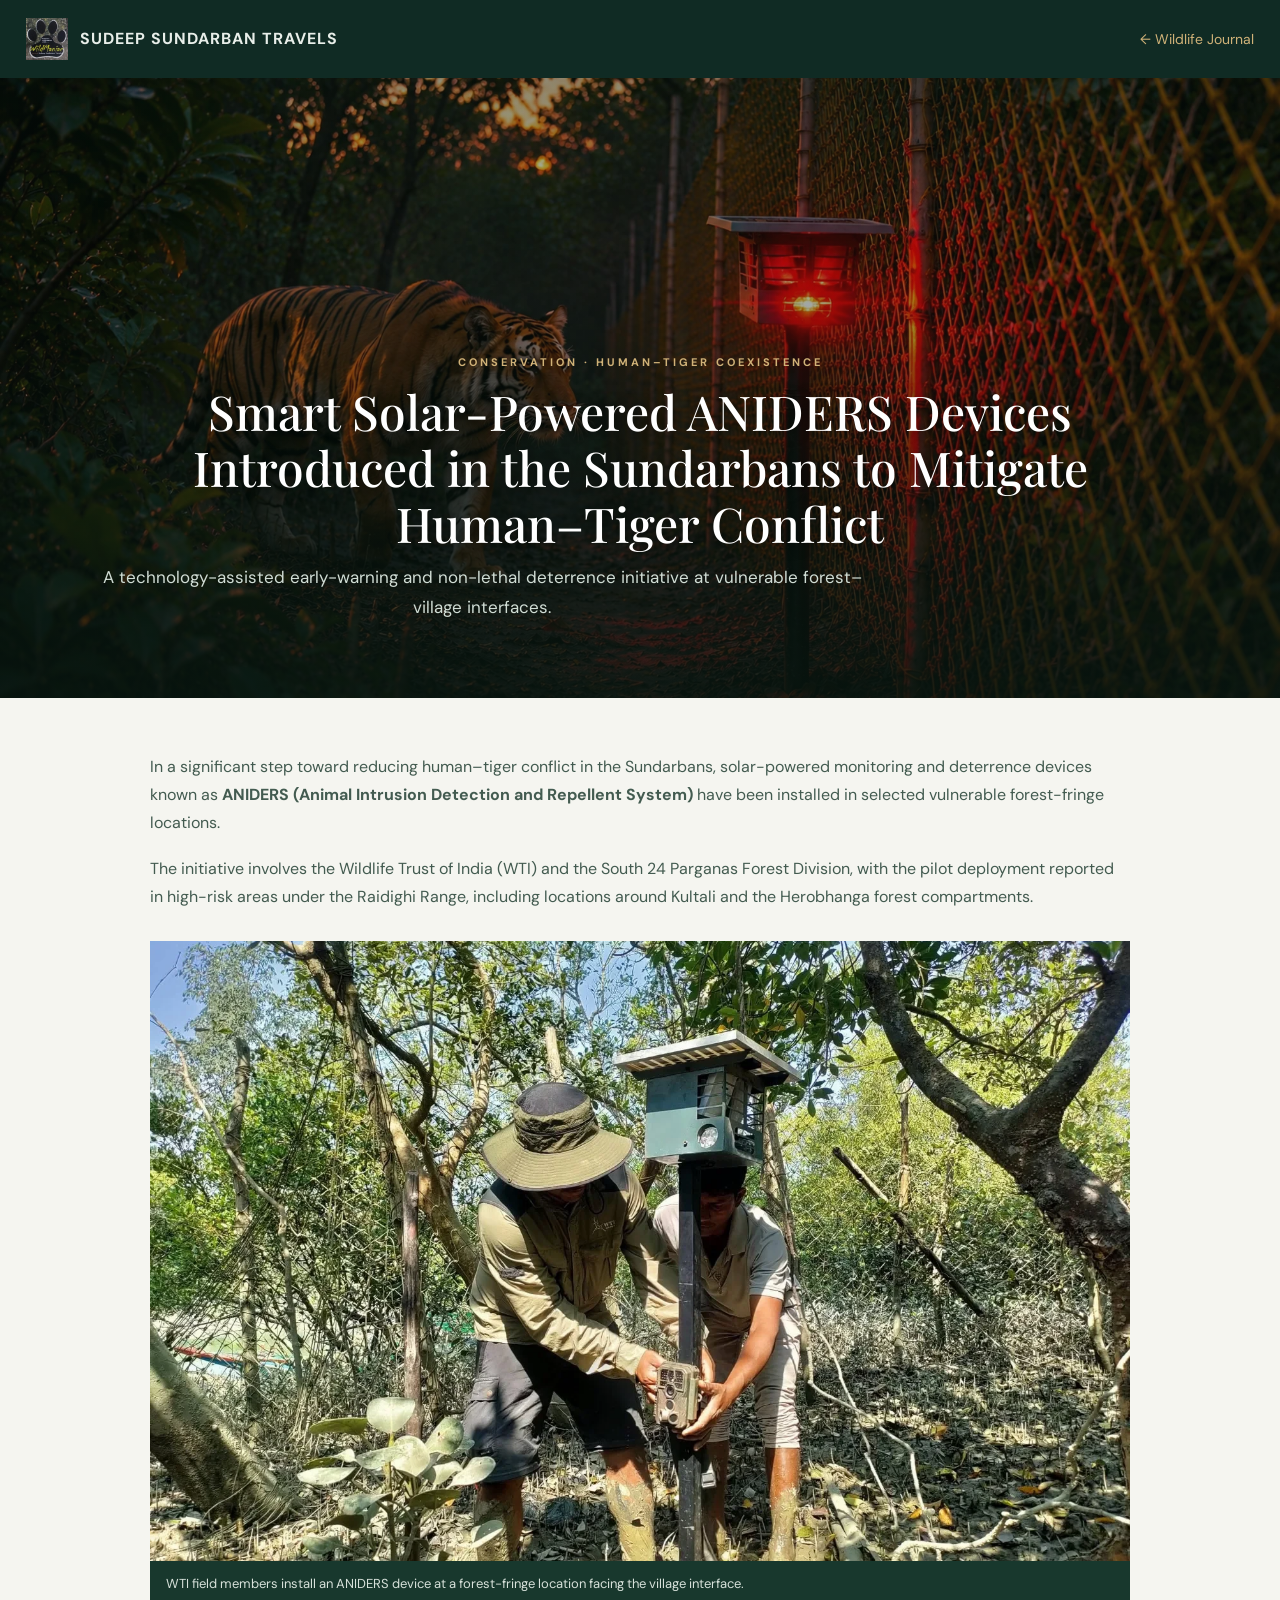
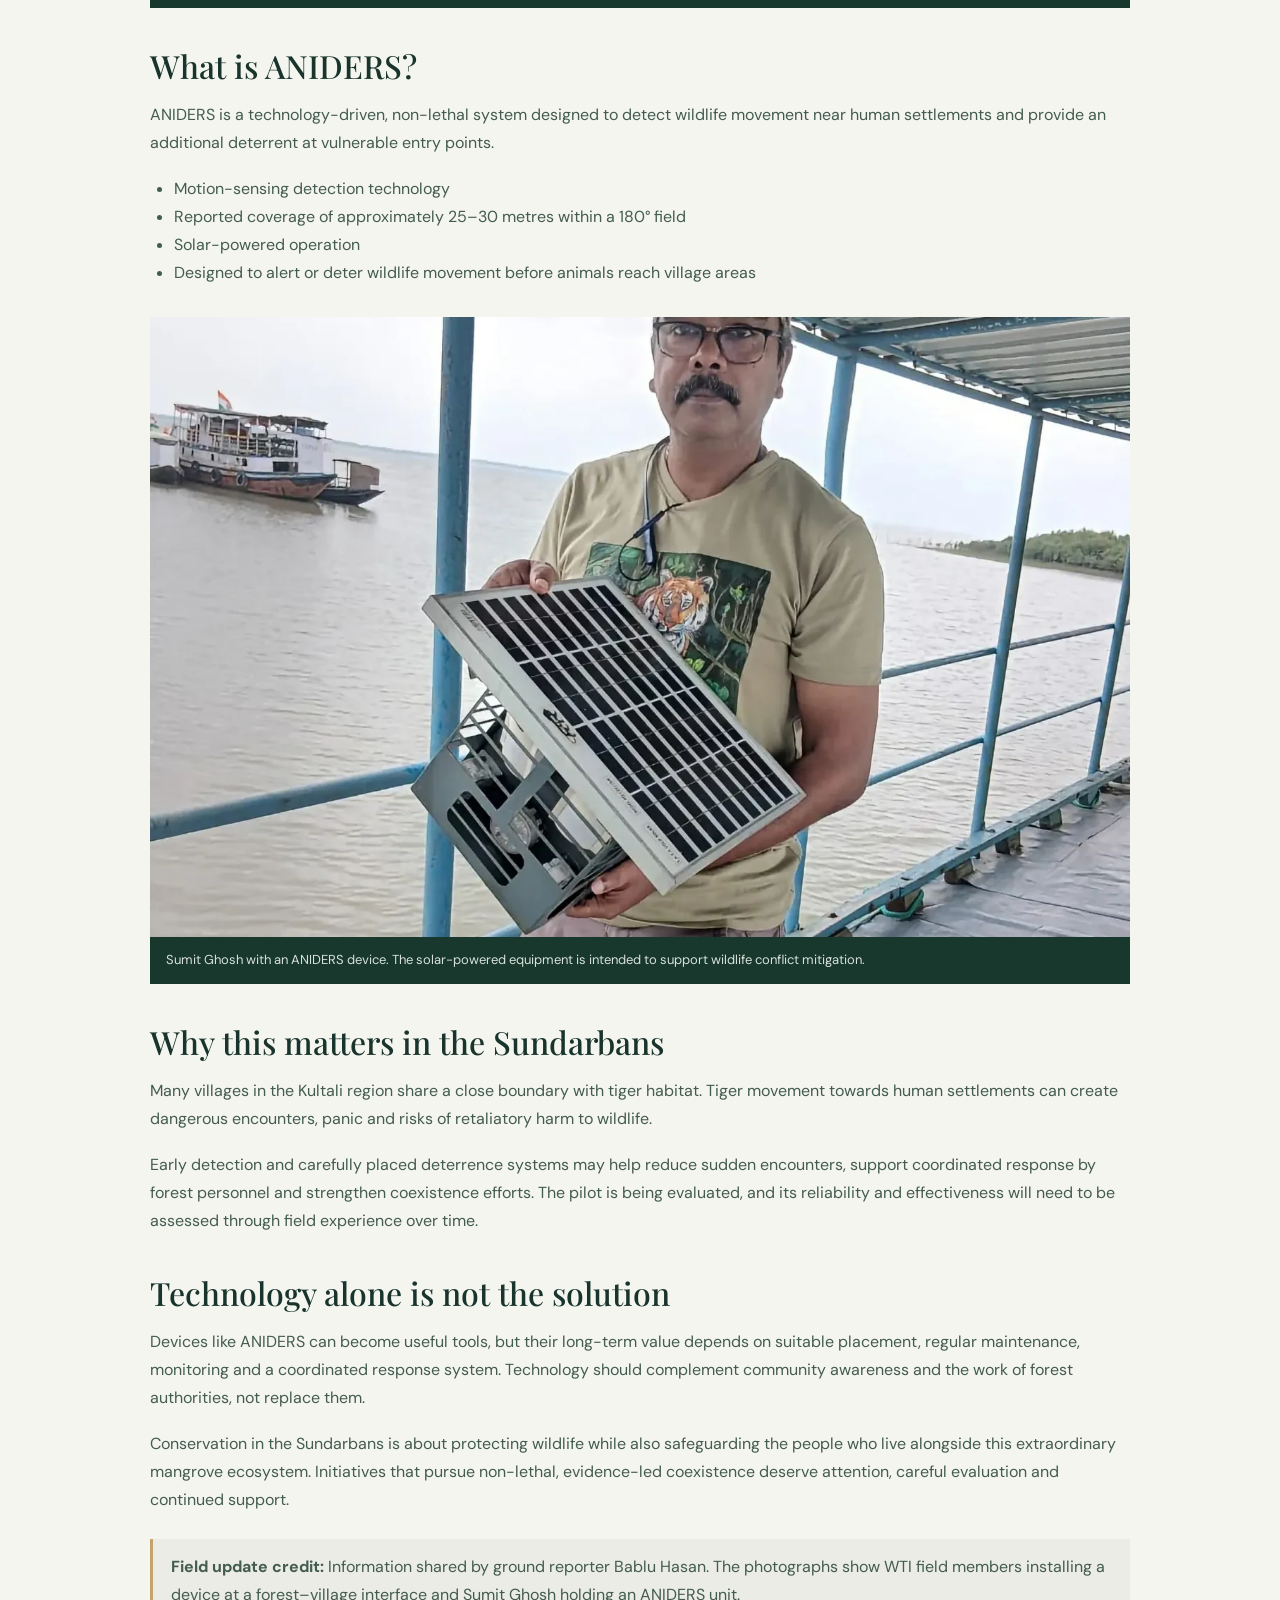
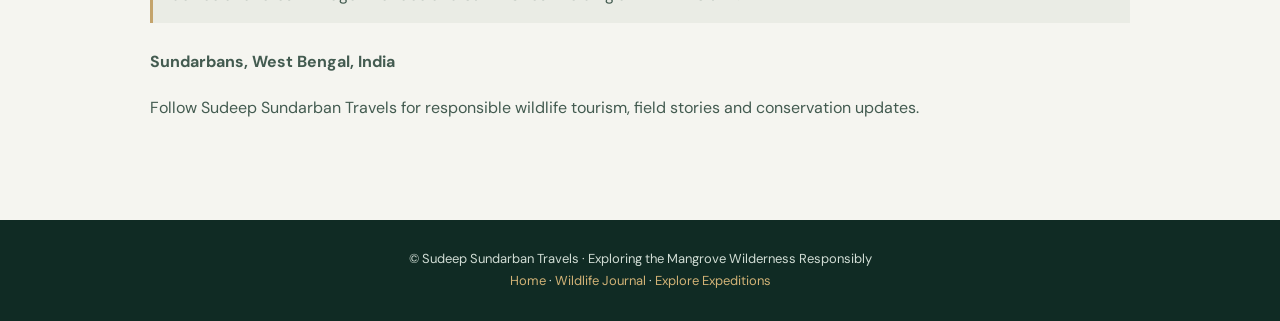
<file: aniders-sundarbans-human-tiger-conflict.html>
<!DOCTYPE html>
<html lang="en">
<head>
<meta charset="UTF-8">
<meta name="viewport" content="width=device-width, initial-scale=1">
<title>ANIDERS in Sundarbans | Human–Tiger Conflict Mitigation | Sudeep Sundarban Travels</title>
<meta name="description" content="Solar-powered ANIDERS devices are being installed at vulnerable forest–village interfaces in the Sundarbans to support early detection and non-lethal human–tiger conflict mitigation.">
<meta name="keywords" content="ANIDERS Sundarbans, human tiger conflict, Sundarbans conservation, Wildlife Trust of India, solar wildlife monitoring, tiger conflict mitigation">
<meta name="author" content="Sudeep Sundarban Travels">
<meta name="robots" content="index, follow, max-image-preview:large">
<link rel="canonical" href="https://wildmaniacsst-cell.github.io/sudeep-sundarban-travels/aniders-sundarbans-human-tiger-conflict.html">
<meta property="og:title" content="Smart Solar Devices to Help Reduce Human–Tiger Conflict in the Sundarbans">
<meta property="og:description" content="A field update on ANIDERS solar-powered wildlife detection and deterrence devices installed near vulnerable forest–village interfaces.">
<meta property="og:type" content="article">
<meta property="og:site_name" content="Sudeep Sundarban Travels">
<meta property="og:image" content="https://wildmaniacsst-cell.github.io/sudeep-sundarban-travels/Twilight_Tiger_ANIDERS_Twilight.webp">
<meta property="og:url" content="https://wildmaniacsst-cell.github.io/sudeep-sundarban-travels/aniders-sundarbans-human-tiger-conflict.html">
<meta name="twitter:card" content="summary_large_image">
<meta name="twitter:title" content="ANIDERS in the Sundarbans: Technology for Coexistence">
<meta name="twitter:description" content="Solar-powered early detection and non-lethal deterrence at vulnerable forest–village interfaces.">
<meta name="twitter:image" content="https://wildmaniacsst-cell.github.io/sudeep-sundarban-travels/Twilight_Tiger_ANIDERS_Twilight.webp">
<link rel="preconnect" href="https://fonts.googleapis.com">
<link rel="preconnect" href="https://fonts.gstatic.com" crossorigin>
<link href="https://fonts.googleapis.com/css2?family=DM+Sans:wght@400;500;600;700&family=Playfair+Display:wght@400;500;600;700&display=swap" rel="stylesheet">
<style>
*{box-sizing:border-box;margin:0;padding:0}body{background:#f5f5f0;color:#18342c;font-family:'DM Sans',sans-serif;line-height:1.75}a{color:inherit;text-decoration:none}.wrap{width:min(980px,92%);margin:auto}.nav{background:#102b24;color:#e8eee9;padding:18px 0}.nav .wrap{display:flex;justify-content:space-between;gap:20px;align-items:center;width:96%;margin-left:2%;margin-right:2%}.brand{font-weight:700;letter-spacing:1px}.nav a:last-child{color:#d0b278;font-size:14px}.hero{position:relative;background:#18382d url('Twilight_Tiger_ANIDERS_Twilight.webp') center 42%/cover no-repeat;color:#fff;padding:52px 0 24px;min-height:620px;display:flex;align-items:flex-end}.hero:before{content:"";position:absolute;inset:0;background:linear-gradient(180deg,rgba(8,22,16,.45) 0%,rgba(8,22,16,.30) 28%,rgba(8,22,16,.86) 100%)}.hero .wrap{position:relative;z-index:1;width:84%;max-width:1120px;margin:0 auto 4%;text-align:center;padding:0;background:transparent;border:0;backdrop-filter:none}.brand{display:flex;align-items:center;gap:12px}.brand-logo{width:42px;height:42px;object-fit:contain;display:block}.hero h1{text-shadow:0 2px 14px rgba(0,0,0,.5)}.eyebrow{font-size:11px;letter-spacing:3px;text-transform:uppercase;color:#d0b278;font-weight:700}.hero h1{font:500 clamp(30px,4.2vw,48px)/1.16 'Playfair Display',serif;margin:12px 0}.hero p{max-width:760px;color:#d1ddd5;font-size:17px}.article{padding:55px 0 80px}.article h2{font:500 32px/1.25 'Playfair Display',serif;margin:38px 0 15px}.article p{margin:0 0 18px;color:#435b50}.article ul{padding-left:24px;margin:0 0 22px;color:#435b50}.photo{margin:30px 0;background:#18382d}.photo img{display:block;width:100%;height:auto;max-height:620px;object-fit:cover}.photo figcaption{padding:12px 16px;color:#d7e1da;font-size:13px}.note{border-left:3px solid #c4a46c;padding:14px 18px;background:#eaece5;color:#435b50;margin:25px 0}.footer{background:#102b24;color:#d1ddd5;padding:28px 0;text-align:center;font-size:13px}.footer a{color:#d1b276}@media(max-width:600px){.hero{padding:40px 0 22px;min-height:460px}.hero .wrap{width:94%;margin:0 auto 4%;padding:0}.brand-logo{width:34px;height:34px}.brand{gap:8px;font-size:13px}.article{padding:38px 0 60px}.article h2{font-size:27px}.nav .wrap{flex-wrap:wrap}}
</style>
<script type="application/ld+json">
{"@context":"https://schema.org","@type":"Article","headline":"Smart Solar-Powered ANIDERS Devices Introduced in the Sundarbans to Mitigate Human–Tiger Conflict","description":"A field update on solar-powered wildlife detection and deterrence devices deployed near vulnerable forest–village interfaces in the Sundarbans.","author":{"@type":"Organization","name":"Sudeep Sundarban Travels"},"publisher":{"@type":"Organization","name":"Sudeep Sundarban Travels"},"image":["https://wildmaniacsst-cell.github.io/sudeep-sundarban-travels/Twilight_Tiger_ANIDERS_Twilight.webp","https://wildmaniacsst-cell.github.io/sudeep-sundarban-travels/aniders_sundarbans_2.webp"],"mainEntityOfPage":"https://wildmaniacsst-cell.github.io/sudeep-sundarban-travels/aniders-sundarbans-human-tiger-conflict.html"}
</script>
</head>
<body>
<header class="nav"><div class="wrap"><a class="brand" href="index.html"><img class="brand-logo" src="logo.webp" alt="Sudeep Sundarban Travels logo">SUDEEP SUNDARBAN TRAVELS</a><a href="sundarban-wildlife-journal.html">← Wildlife Journal</a></div></header>
<section class="hero"><div class="wrap"><div class="eyebrow">Conservation · Human–Tiger Coexistence</div><h1>Smart Solar-Powered ANIDERS Devices Introduced in the Sundarbans to Mitigate Human–Tiger Conflict</h1><p>A technology-assisted early-warning and non-lethal deterrence initiative at vulnerable forest–village interfaces.</p></div></section>
<main class="article"><div class="wrap">
<p>In a significant step toward reducing human–tiger conflict in the Sundarbans, solar-powered monitoring and deterrence devices known as <strong>ANIDERS (Animal Intrusion Detection and Repellent System)</strong> have been installed in selected vulnerable forest-fringe locations.</p>
<p>The initiative involves the Wildlife Trust of India (WTI) and the South 24 Parganas Forest Division, with the pilot deployment reported in high-risk areas under the Raidighi Range, including locations around Kultali and the Herobhanga forest compartments.</p>
<figure class="photo"><img src="aniders_sundarbans_1.webp" alt="Wildlife Trust of India field members installing an ANIDERS solar monitoring and deterrent device at a forest fringe facing a village interface in the Sundarbans" loading="lazy" decoding="async"><figcaption>WTI field members install an ANIDERS device at a forest-fringe location facing the village interface.</figcaption></figure>
<h2>What is ANIDERS?</h2>
<p>ANIDERS is a technology-driven, non-lethal system designed to detect wildlife movement near human settlements and provide an additional deterrent at vulnerable entry points.</p>
<ul><li>Motion-sensing detection technology</li><li>Reported coverage of approximately 25–30 metres within a 180° field</li><li>Solar-powered operation</li><li>Designed to alert or deter wildlife movement before animals reach village areas</li></ul>
<figure class="photo"><img src="aniders_sundarbans_2.webp" alt="Sumit Ghosh holding a solar-powered ANIDERS wildlife intrusion detection and deterrence device aboard a boat in the Sundarbans" loading="lazy" decoding="async"><figcaption>Sumit Ghosh with an ANIDERS device. The solar-powered equipment is intended to support wildlife conflict mitigation.</figcaption></figure>
<h2>Why this matters in the Sundarbans</h2>
<p>Many villages in the Kultali region share a close boundary with tiger habitat. Tiger movement towards human settlements can create dangerous encounters, panic and risks of retaliatory harm to wildlife.</p>
<p>Early detection and carefully placed deterrence systems may help reduce sudden encounters, support coordinated response by forest personnel and strengthen coexistence efforts. The pilot is being evaluated, and its reliability and effectiveness will need to be assessed through field experience over time.</p>
<h2>Technology alone is not the solution</h2>
<p>Devices like ANIDERS can become useful tools, but their long-term value depends on suitable placement, regular maintenance, monitoring and a coordinated response system. Technology should complement community awareness and the work of forest authorities, not replace them.</p>
<p>Conservation in the Sundarbans is about protecting wildlife while also safeguarding the people who live alongside this extraordinary mangrove ecosystem. Initiatives that pursue non-lethal, evidence-led coexistence deserve attention, careful evaluation and continued support.</p>
<div class="note"><strong>Field update credit:</strong> Information shared by ground reporter Bablu Hasan. The photographs show WTI field members installing a device at a forest–village interface and Sumit Ghosh holding an ANIDERS unit.</div>
<p><strong>Sundarbans, West Bengal, India</strong></p><p>Follow Sudeep Sundarban Travels for responsible wildlife tourism, field stories and conservation updates.</p>
</div></main>
<footer class="footer"><div class="wrap">© Sudeep Sundarban Travels · Exploring the Mangrove Wilderness Responsibly<br><a href="index.html">Home</a> · <a href="sundarban-wildlife-journal.html">Wildlife Journal</a> · <a href="explore-sundarban-expeditions.html">Explore Expeditions</a></div></footer>
</body></html>
</file>
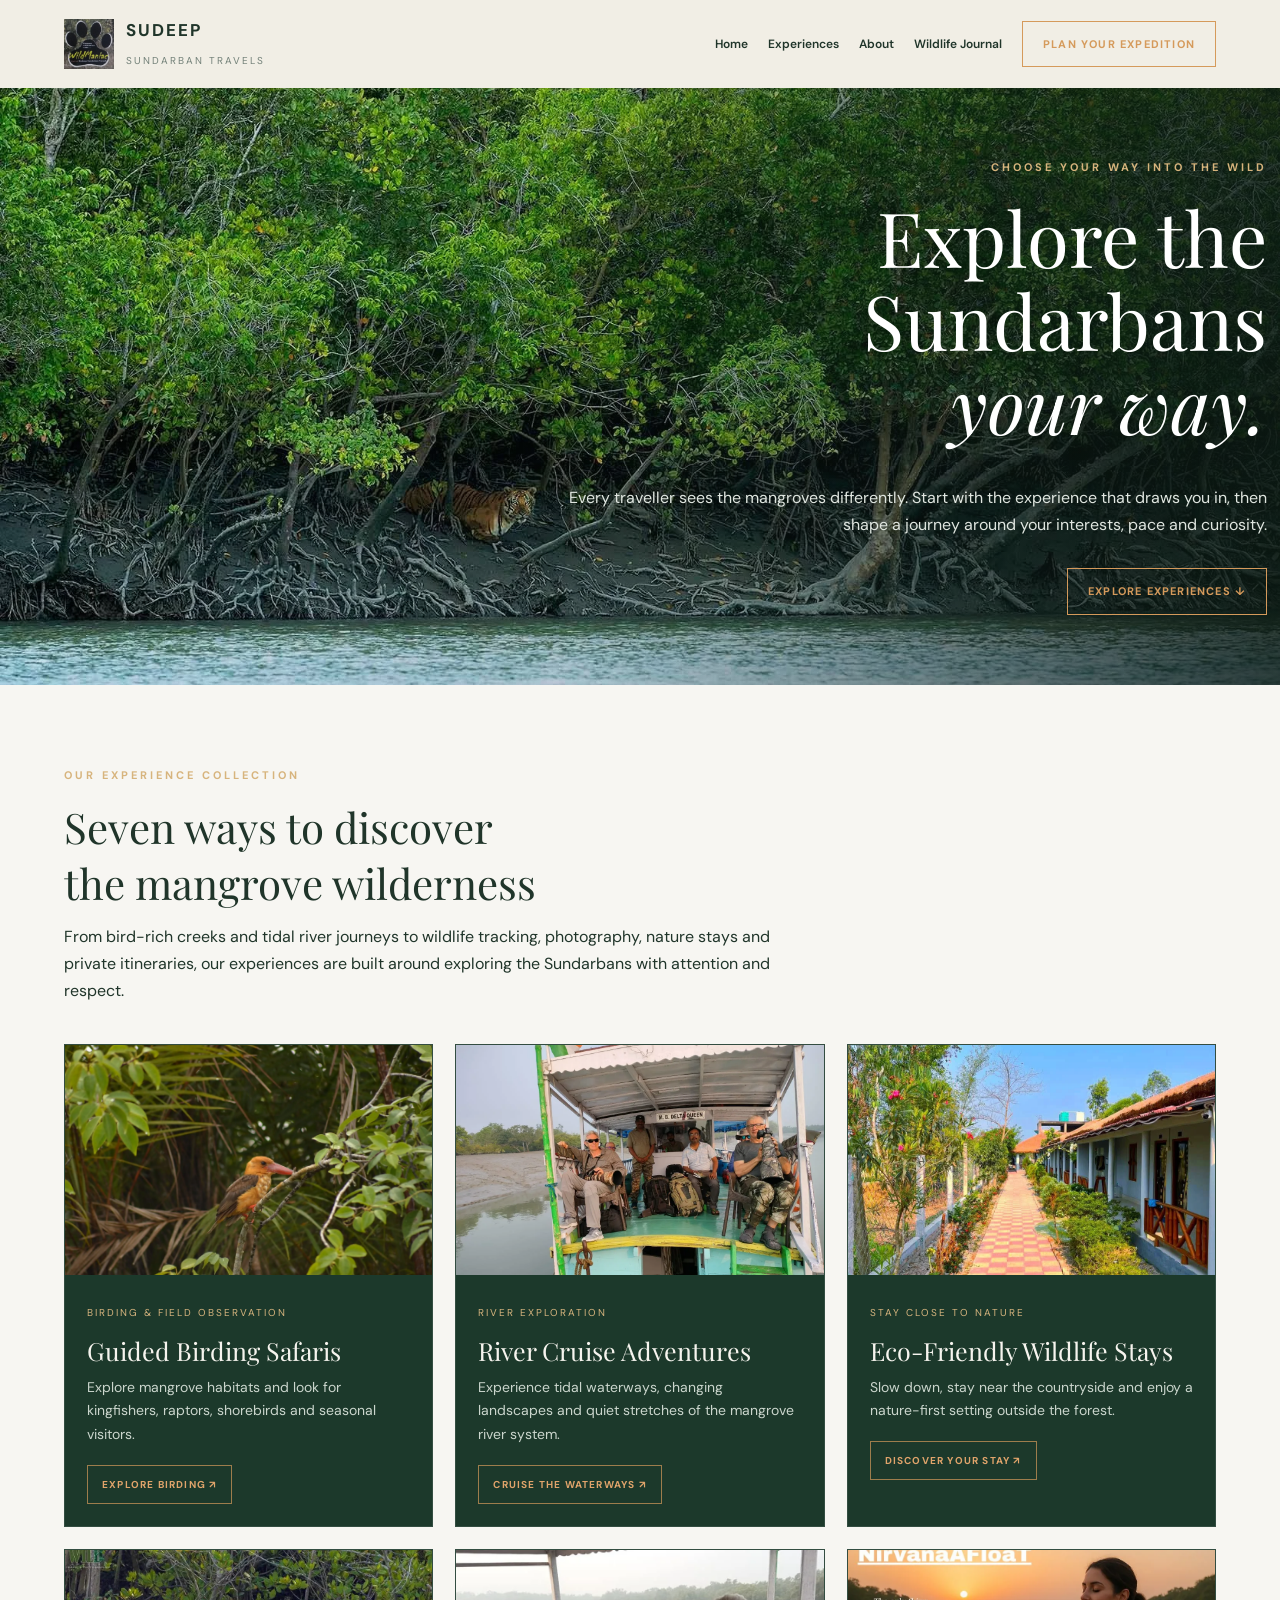
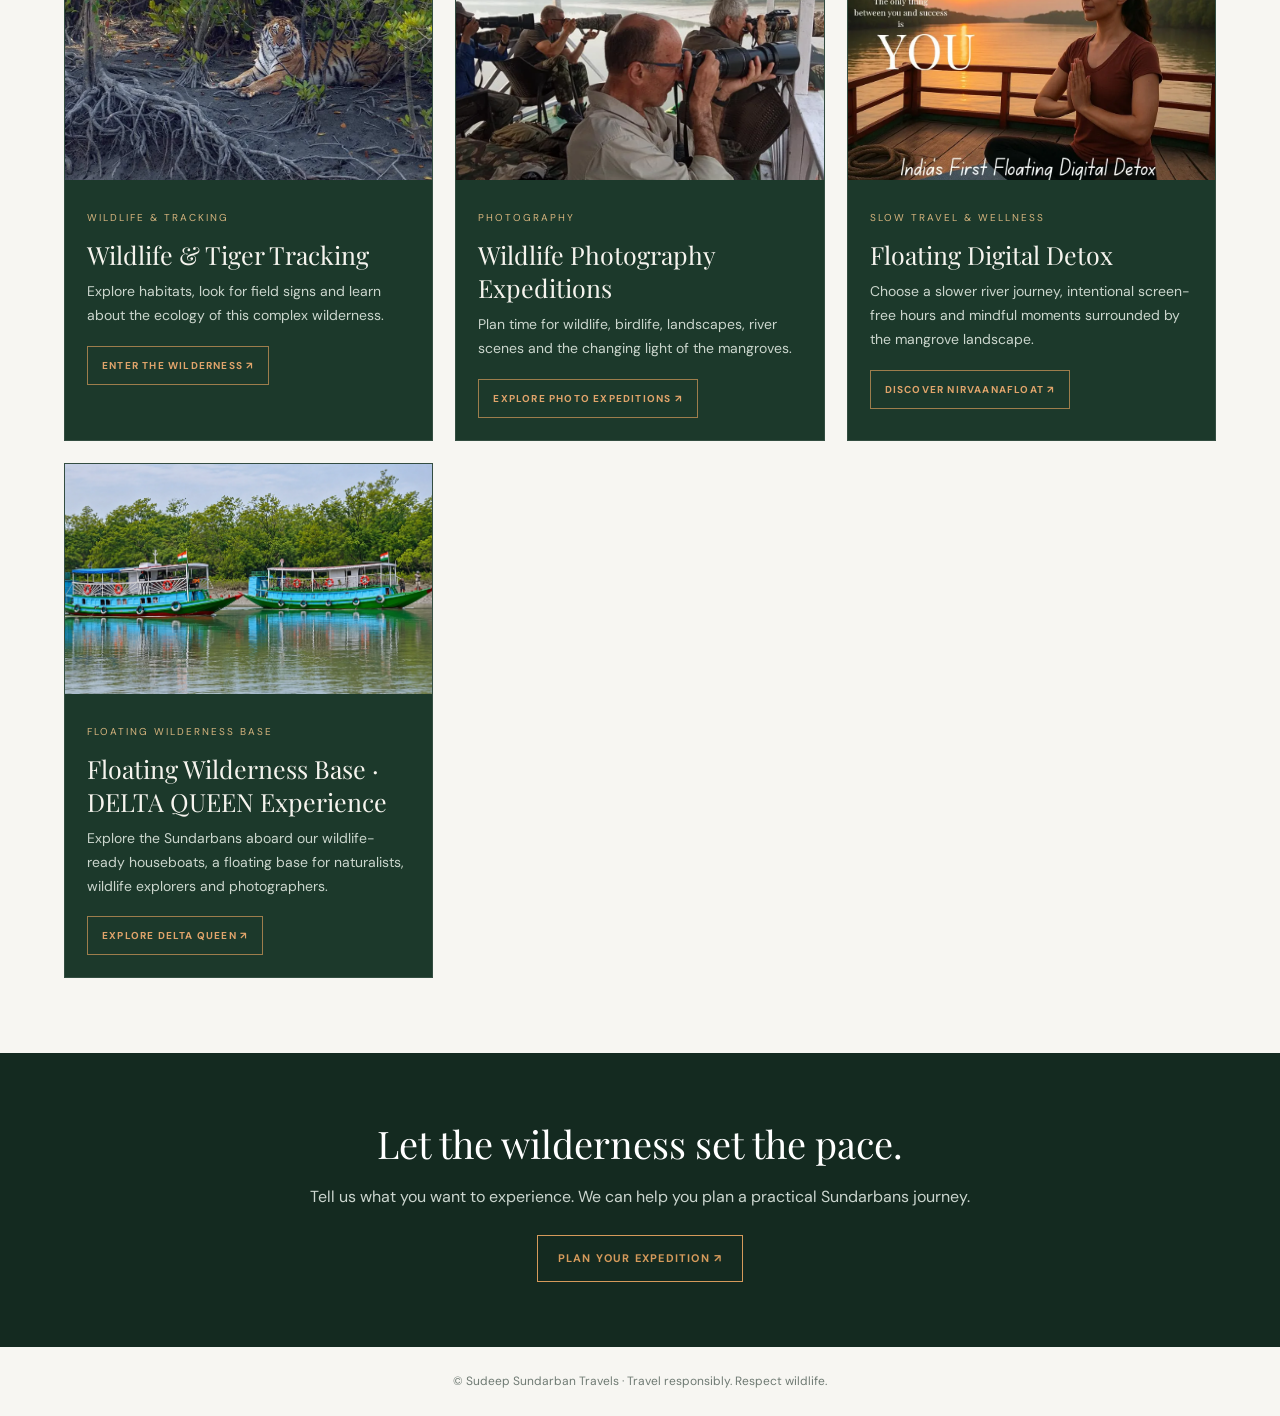
<file: explore-sundarban-expeditions.html>
<!doctype html>
<html lang="en"><head><meta charset="utf-8"><meta name="viewport" content="width=device-width, initial-scale=1">
<title>Explore Sundarban Expeditions | Sudeep Sundarban Travels</title>
<meta name="description" content="Explore guided birding, river cruises, wildlife and tiger tracking, photography, nature stays and private Sundarban expeditions with Sudeep Sundarban Travels.">
<meta name="keywords" content="Sundarban expeditions, Sundarban wildlife tours, Sundarban river cruise, tiger tracking expedition, birding tour, wildlife photography, private Sundarban tour">
<link rel="canonical" href="https://wildmaniacsst-cell.github.io/sudeep-sundarban-travels/explore-sundarban-expeditions.html">
<meta name="robots" content="index, follow, max-image-preview:large">
<meta property="og:title" content="Explore Sundarban Expeditions | Sudeep Sundarban Travels"><meta property="og:description" content="Choose your way to explore the mangrove wilderness."><meta property="og:type" content="website"><meta property="og:site_name" content="Sudeep Sundarban Travels">
<meta property="og:image" content="https://wildmaniacsst-cell.github.io/sudeep-sundarban-travels/sundarban%20tiger%2027.webp"><meta name="twitter:card" content="summary_large_image"><meta name="twitter:title" content="Explore Sundarban Expeditions | Sudeep Sundarban Travels"><meta name="twitter:description" content="Choose your way to explore Sundarbans wildlife, birding, photography, nature stays, river journeys and private expeditions."><meta name="twitter:image" content="https://wildmaniacsst-cell.github.io/sudeep-sundarban-travels/sundarban%20tiger%2027.webp"><meta property="og:url" content="https://wildmaniacsst-cell.github.io/sudeep-sundarban-travels/explore-sundarban-expeditions.html">
<link rel="preconnect" href="https://fonts.googleapis.com"><link rel="preconnect" href="https://fonts.gstatic.com" crossorigin><link href="https://fonts.googleapis.com/css2?family=DM+Sans:wght@400;500;600;700&family=Playfair+Display:wght@400;500;600&display=swap" rel="stylesheet">
<style>
*{box-sizing:border-box;margin:0}body{font-family:'DM Sans',sans-serif;color:#20352a;background:#f7f6f2;line-height:1.7}a{text-decoration:none;color:inherit}.wrap{width:min(90%,1180px);margin:auto}.nav{background:#f1eee5;padding:16px 0}.navin{display:flex;align-items:center;justify-content:space-between;gap:20px}.brand{display:flex;align-items:center;gap:12px}.brand img{width:50px;height:50px;object-fit:contain}.brand strong{display:block;font-size:17px;letter-spacing:2px}.brand small{font-size:10px;letter-spacing:2px;color:#728078}.links{display:flex;gap:20px;align-items:center;font-size:12px;font-weight:600}.btn{display:inline-flex;padding:13px 20px;border:1px solid #d59a5b;color:#d59a5b;letter-spacing:1.2px;text-transform:uppercase;font-size:11px;font-weight:700;transition:.25s}.btn:hover{background:#d59a5b;color:#173729}.hero{min-height:560px;background:linear-gradient(90deg,rgba(12,26,19,.08) 0%,rgba(12,26,19,.18) 46%,rgba(12,26,19,.82) 100%),url('sundarban%20tiger%2027.webp') center calc(50% - 1in)/cover;display:flex;align-items:center;color:white;padding:70px 0}
.hero .wrap{width:89%;margin-left:auto;margin-right:1%;display:flex;flex-direction:column;align-items:flex-end;text-align:right}
.hero h1,.hero p{margin-left:auto}
.hero p{max-width:600px}
.hero .btn{margin-left:auto}.hero h1{font:clamp(42px,6vw,76px)/1.1 'Playfair Display',serif;max-width:800px;margin:18px 0}.eyebrow{font-size:11px;letter-spacing:3px;color:#d7b47d;font-weight:700}.hero p{max-width:700px;color:#e0e6e0;margin:20px 0 30px}.section{padding:75px 0}.intro{max-width:760px;margin-bottom:40px}.intro h2{font:42px 'Playfair Display',serif;margin:12px 0}.grid{display:grid;grid-template-columns:repeat(3,1fr);gap:22px}.card{background:#1c392b;color:#f6f4ee;border:1px solid rgba(255,255,255,.1);overflow:hidden}.card img{width:100%;height:230px;object-fit:cover;display:block}.cardbody{padding:22px}.card .tag{font-size:10px;letter-spacing:2px;color:#d6b47e}.card h3{font:25px 'Playfair Display',serif;margin:9px 0}.card p{color:#cbd6cd;font-size:14px;margin-bottom:18px}.cta{display:inline-flex;border:1px solid rgba(213,154,91,.7);padding:10px 14px;color:#e0a46b;font-size:10px;letter-spacing:1.2px;font-weight:700;text-transform:uppercase}.cta:hover{background:rgba(213,154,91,.13)}.bottom{background:#142a20;color:white;text-align:center;padding:65px 0}.bottom h2{font:38px 'Playfair Display',serif;margin-bottom:14px}.bottom p{color:#cbd5ce;margin-bottom:25px}.footer{padding:24px 0;text-align:center;color:#6f7a73;font-size:12px}
@media(max-width:850px){.links{display:none}.grid{grid-template-columns:repeat(2,1fr)}}@media(max-width:560px){.grid{grid-template-columns:1fr}.hero{min-height:520px;background-position:center center;padding:54px 0}.hero .wrap{width:90%;margin:0 auto;align-items:center;text-align:center}.hero h1{font-size:clamp(38px,11vw,54px);max-width:100%;margin:18px auto}.hero p{font-size:16px;line-height:1.65;max-width:100%;margin:20px auto 28px}.hero .btn{margin:0 auto;max-width:100%;justify-content:center}.card img{height:215px}.section{padding:52px 0}}
</style><script type="application/ld+json">
{"@context":"https://schema.org","@type":"CollectionPage","name":"Explore Sundarban Expeditions","description":"Explore wildlife, birding, photography, nature stays, river journeys and private Sundarbans experiences.","url":"https://wildmaniacsst-cell.github.io/sudeep-sundarban-travels/explore-sundarban-expeditions.html","isPartOf":{"@type":"WebSite","name":"Sudeep Sundarban Travels","url":"https://wildmaniacsst-cell.github.io/sudeep-sundarban-travels/"},"mainEntity":{"@type":"ItemList","itemListElement":[{"@type":"ListItem","position":1,"name":"Wildlife Expedition","url":"https://wildmaniacsst-cell.github.io/sudeep-sundarban-travels/sundarban-wildlife-expedition.html"},{"@type":"ListItem","position":2,"name":"Birding Expedition","url":"https://wildmaniacsst-cell.github.io/sudeep-sundarban-travels/sundarban-birding-expedition.html"},{"@type":"ListItem","position":3,"name":"Wildlife Photography Tour","url":"https://wildmaniacsst-cell.github.io/sudeep-sundarban-travels/sundarban-wildlife-photography-tour.html"},{"@type":"ListItem","position":4,"name":"Private & Custom Tour","url":"https://wildmaniacsst-cell.github.io/sudeep-sundarban-travels/private-sundarban-tour.html"},{"@type":"ListItem","position":5,"name":"Eco-Friendly Wildlife Stays","url":"https://wildmaniacsst-cell.github.io/sudeep-sundarban-travels/sundarban-eco-friendly-wildlife-stays.html"},{"@type":"ListItem","position":6,"name":"Floating Digital Detox","url":"https://wildmaniacsst-cell.github.io/sudeep-sundarban-travels/floating-digital-detox-sundarbans.html"},{"@type":"ListItem","position":7,"name":"Floating Wilderness Base - DELTA QUEEN Experience","url":"https://wildmaniacsst-cell.github.io/sudeep-sundarban-travels/sundarban-wildlife-houseboat-delta-queen.html"}]}}
</script></head><body>
<header class="nav"><div class="wrap navin"><a class="brand" href="https://wildmaniacsst-cell.github.io/sudeep-sundarban-travels/"><img src="logo.webp" alt="Sudeep Sundarban Travels logo" width="50" height="50" loading="eager" decoding="async"><span><strong>SUDEEP</strong><small>SUNDARBAN TRAVELS</small></span></a><nav class="links"><a href="https://wildmaniacsst-cell.github.io/sudeep-sundarban-travels/">Home</a><a href="https://wildmaniacsst-cell.github.io/sudeep-sundarban-travels/#experiences">Experiences</a><a href="https://wildmaniacsst-cell.github.io/sudeep-sundarban-travels/#about">About</a><a href="https://wildmaniacsst-cell.github.io/sudeep-sundarban-travels/sundarban-wildlife-journal.html">Wildlife Journal</a><a class="btn" href="https://wildmaniacsst-cell.github.io/sudeep-sundarban-travels/#booking">Plan Your Expedition</a></nav></div></header>
<main><section class="hero"><div class="wrap"><span class="eyebrow">CHOOSE YOUR WAY INTO THE WILD</span><h1>Explore the Sundarbans<br><em>your way.</em></h1><p>Every traveller sees the mangroves differently. Start with the experience that draws you in, then shape a journey around your interests, pace and curiosity.</p><a class="btn" href="#experiences">Explore Experiences ↓</a></div></section>
<section class="section" id="experiences"><div class="wrap"><div class="intro"><span class="eyebrow">OUR EXPERIENCE COLLECTION</span><h2>Seven ways to discover<br>the mangrove wilderness</h2><p>From bird-rich creeks and tidal river journeys to wildlife tracking, photography, nature stays and private itineraries, our experiences are built around exploring the Sundarbans with attention and respect.</p></div><div class="grid">
<article class="card"><img loading="eager" decoding="async" src="brown%201.webp" alt="Brown-winged kingfisher in the Sundarbans"><div class="cardbody"><span class="tag">BIRDING & FIELD OBSERVATION</span><h3>Guided Birding Safaris</h3><p>Explore mangrove habitats and look for kingfishers, raptors, shorebirds and seasonal visitors.</p><a class="cta" href="sundarban-birding-expedition.html">Explore Birding ↗</a></div></article>
<article class="card"><img loading="lazy" decoding="async" src="foreigners.webp" alt="Guests on a Sundarbans river boat"><div class="cardbody"><span class="tag">RIVER EXPLORATION</span><h3>River Cruise Adventures</h3><p>Experience tidal waterways, changing landscapes and quiet stretches of the mangrove river system.</p><a class="cta" href="https://wildmaniacsst-cell.github.io/sudeep-sundarban-travels/#booking">Cruise the Waterways ↗</a></div></article>
<article class="card"><img loading="lazy" decoding="async" src="resort%201.webp" alt="Nature-oriented accommodation near Sundarbans"><div class="cardbody"><span class="tag">STAY CLOSE TO NATURE</span><h3>Eco-Friendly Wildlife Stays</h3><p>Slow down, stay near the countryside and enjoy a nature-first setting outside the forest.</p><a class="cta" href="sundarban-eco-friendly-wildlife-stays.html">Discover Your Stay ↗</a></div></article>
<article class="card"><img loading="lazy" decoding="async" src="sundarban%20tiger%2010.webp" alt="Royal Bengal tiger in Sundarbans"><div class="cardbody"><span class="tag">WILDLIFE & TRACKING</span><h3>Wildlife & Tiger Tracking</h3><p>Explore habitats, look for field signs and learn about the ecology of this complex wilderness.</p><a class="cta" href="sundarban-wildlife-expedition.html">Enter the Wilderness ↗</a></div></article>
<article class="card"><img loading="lazy" decoding="async" src="sundarban%20photography%203.webp" alt="Wildlife photography expedition in the Sundarbans"><div class="cardbody"><span class="tag">PHOTOGRAPHY</span><h3>Wildlife Photography Expeditions</h3><p>Plan time for wildlife, birdlife, landscapes, river scenes and the changing light of the mangroves.</p><a class="cta" href="sundarban-wildlife-photography-tour.html">Explore Photo Expeditions ↗</a></div></article>
<article class="card"><img loading="lazy" decoding="async" src="digital%2520detox.webp" alt="NirvaanAfloat floating digital detox experience in the Sundarbans"><div class="cardbody"><span class="tag">SLOW TRAVEL &amp; WELLNESS</span><h3>Floating Digital Detox</h3><p>Choose a slower river journey, intentional screen-free hours and mindful moments surrounded by the mangrove landscape.</p><a class="cta" href="floating-digital-detox-sundarbans.html">Discover NirvaanAfloat ↗</a></div></article>
<article class="card"><img loading="lazy" decoding="async" src="boat-10.webp" alt="DELTA QUEEN 1 and 2 floating wilderness base houseboats in the Sundarbans"><div class="cardbody"><span class="tag">FLOATING WILDERNESS BASE</span><h3>Floating Wilderness Base · DELTA QUEEN Experience</h3><p>Explore the Sundarbans aboard our wildlife-ready houseboats, a floating base for naturalists, wildlife explorers and photographers.</p><a class="cta" href="sundarban-wildlife-houseboat-delta-queen.html">Explore DELTA QUEEN ↗</a></div></article></div></div></section>
<section class="bottom"><div class="wrap"><h2>Let the wilderness set the pace.</h2><p>Tell us what you want to experience. We can help you plan a practical Sundarbans journey.</p><a class="btn" href="https://wildmaniacsst-cell.github.io/sudeep-sundarban-travels/#booking">Plan Your Expedition ↗</a></div></section></main>
<footer class="footer"><div class="wrap">© Sudeep Sundarban Travels · Travel responsibly. Respect wildlife.</div></footer></body></html>
</file>
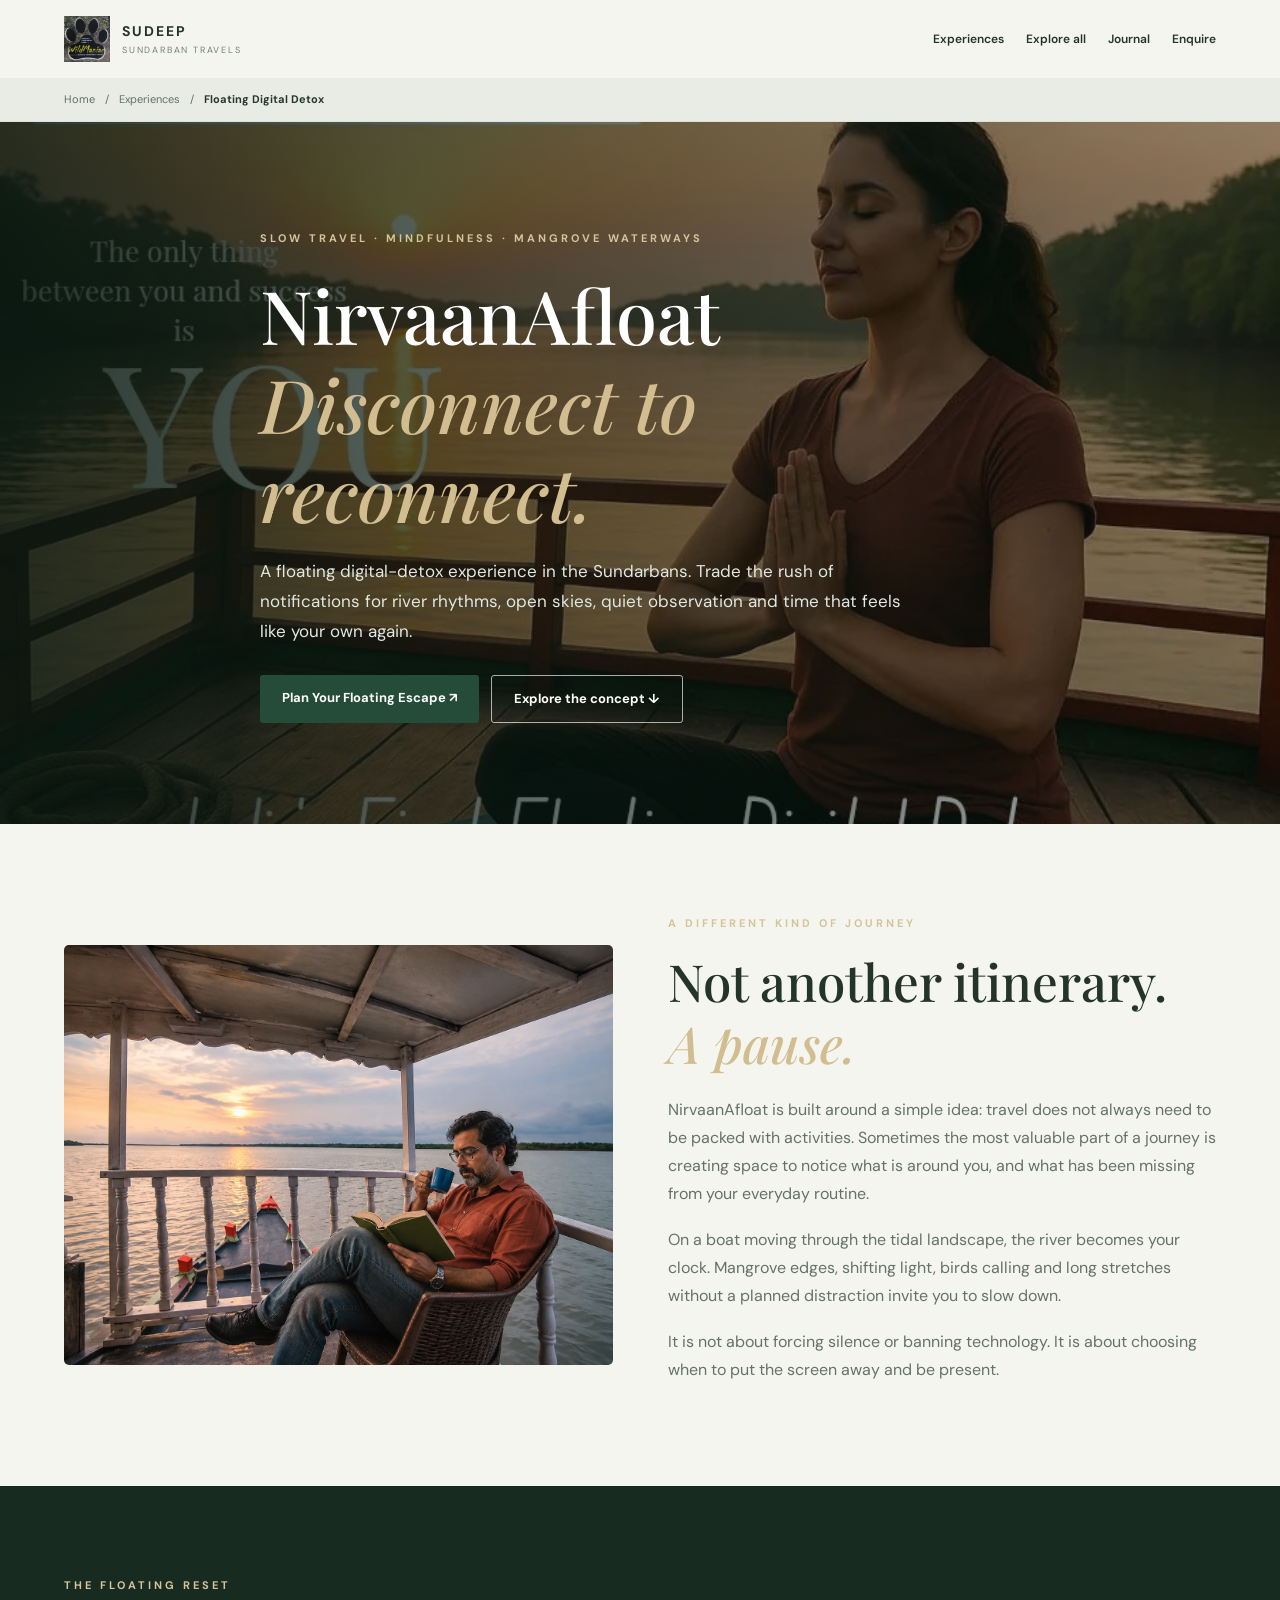
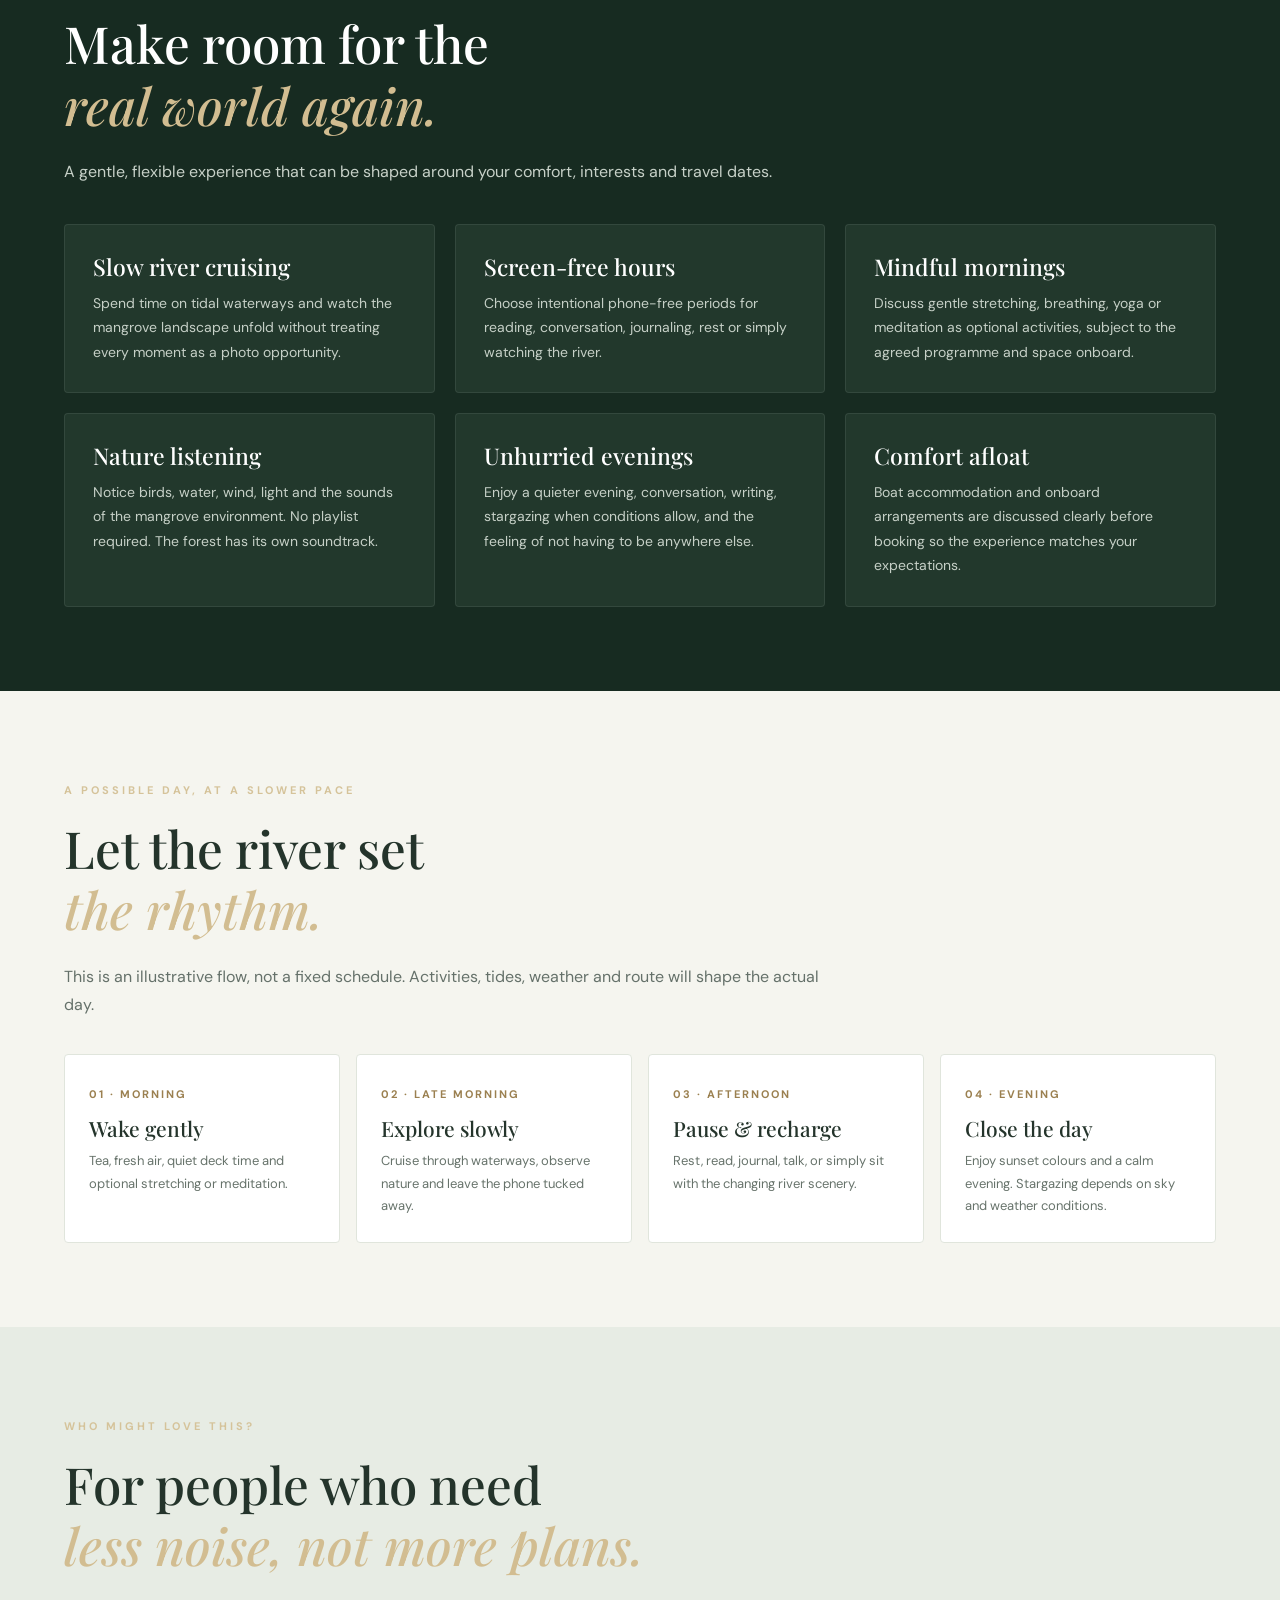
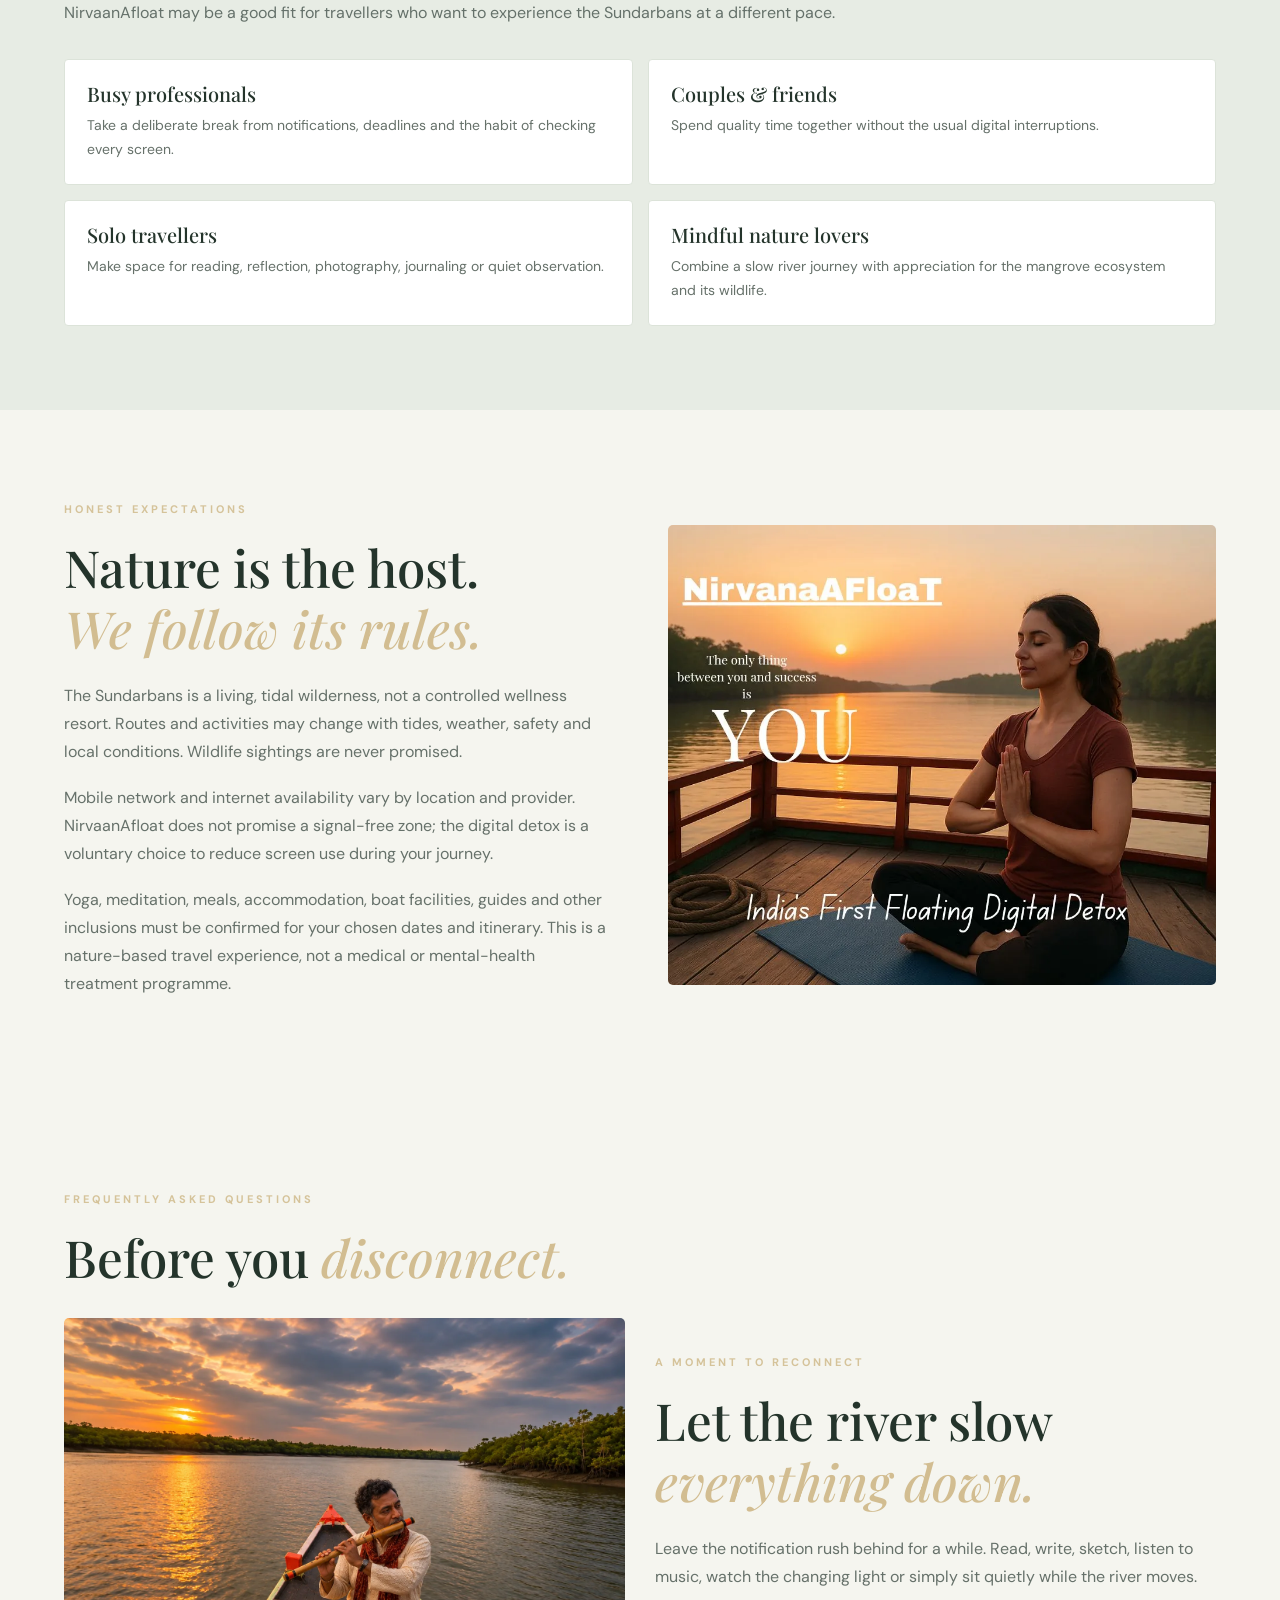
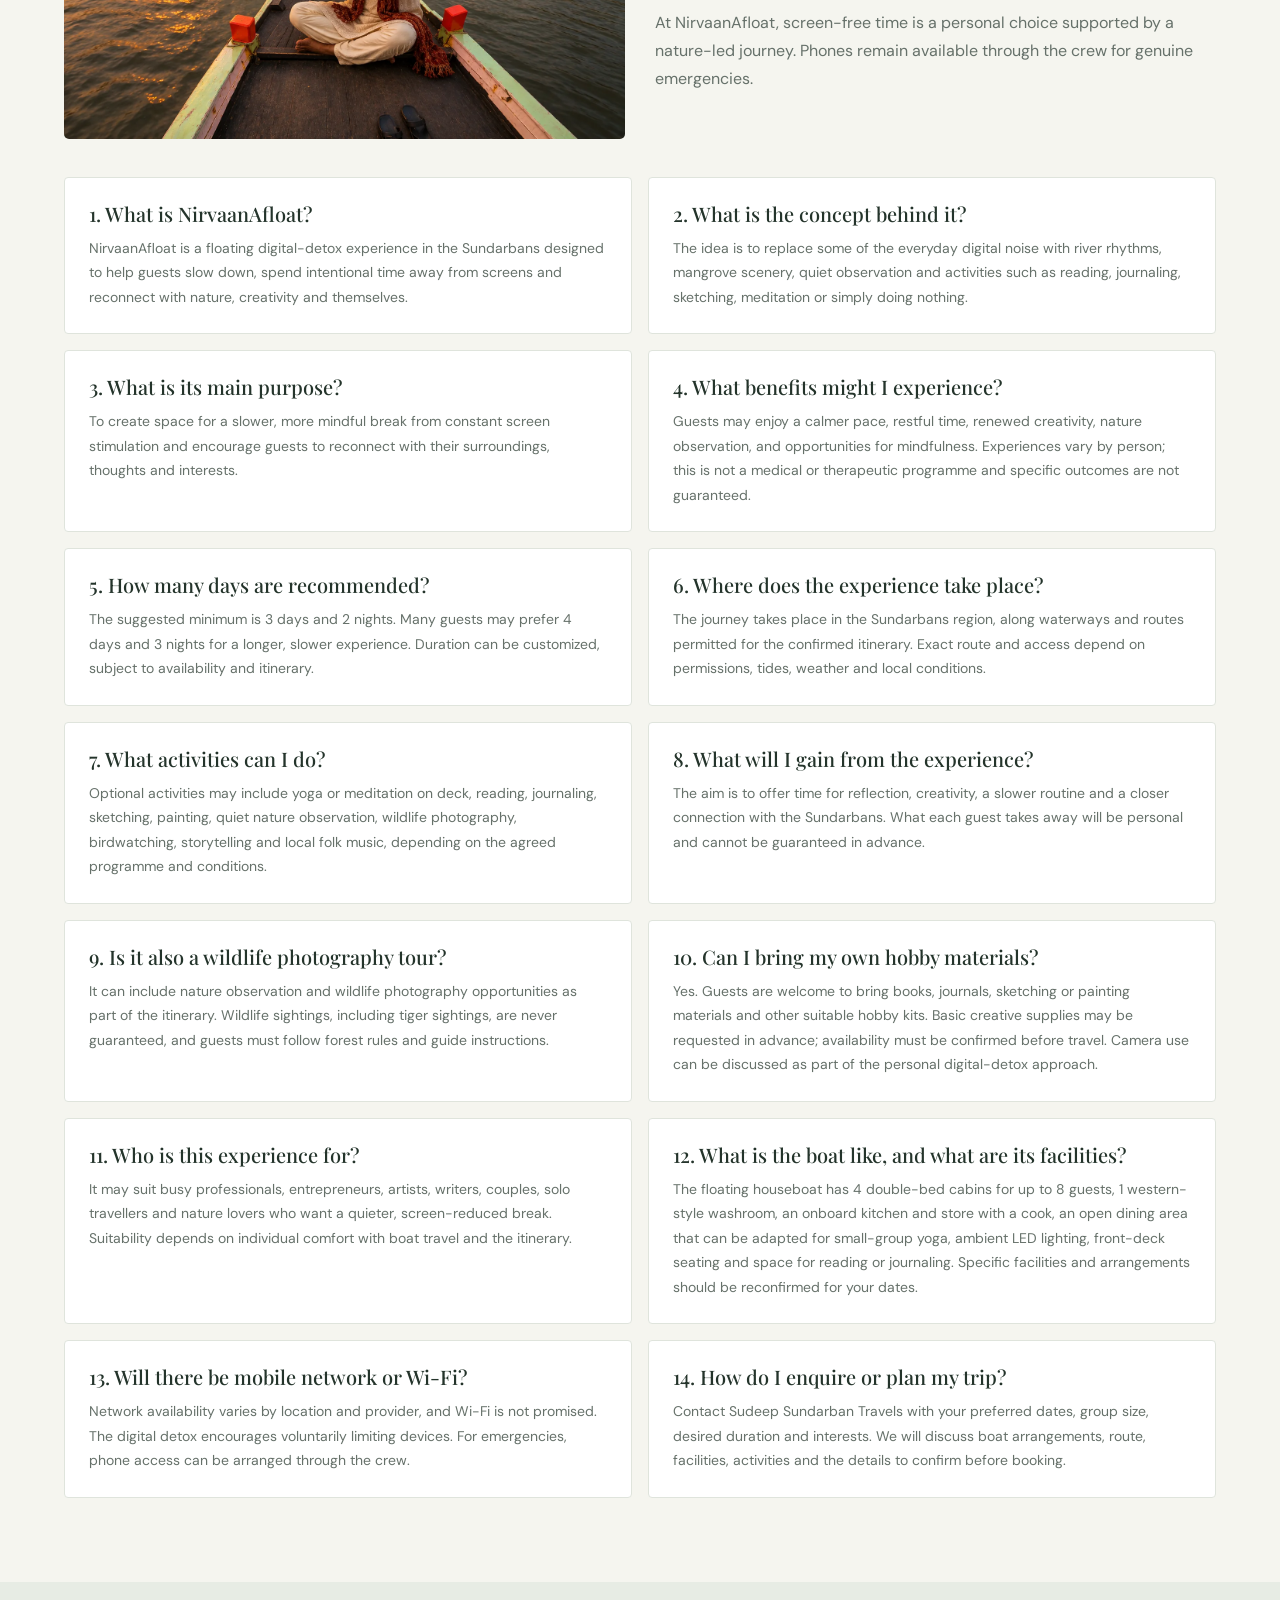
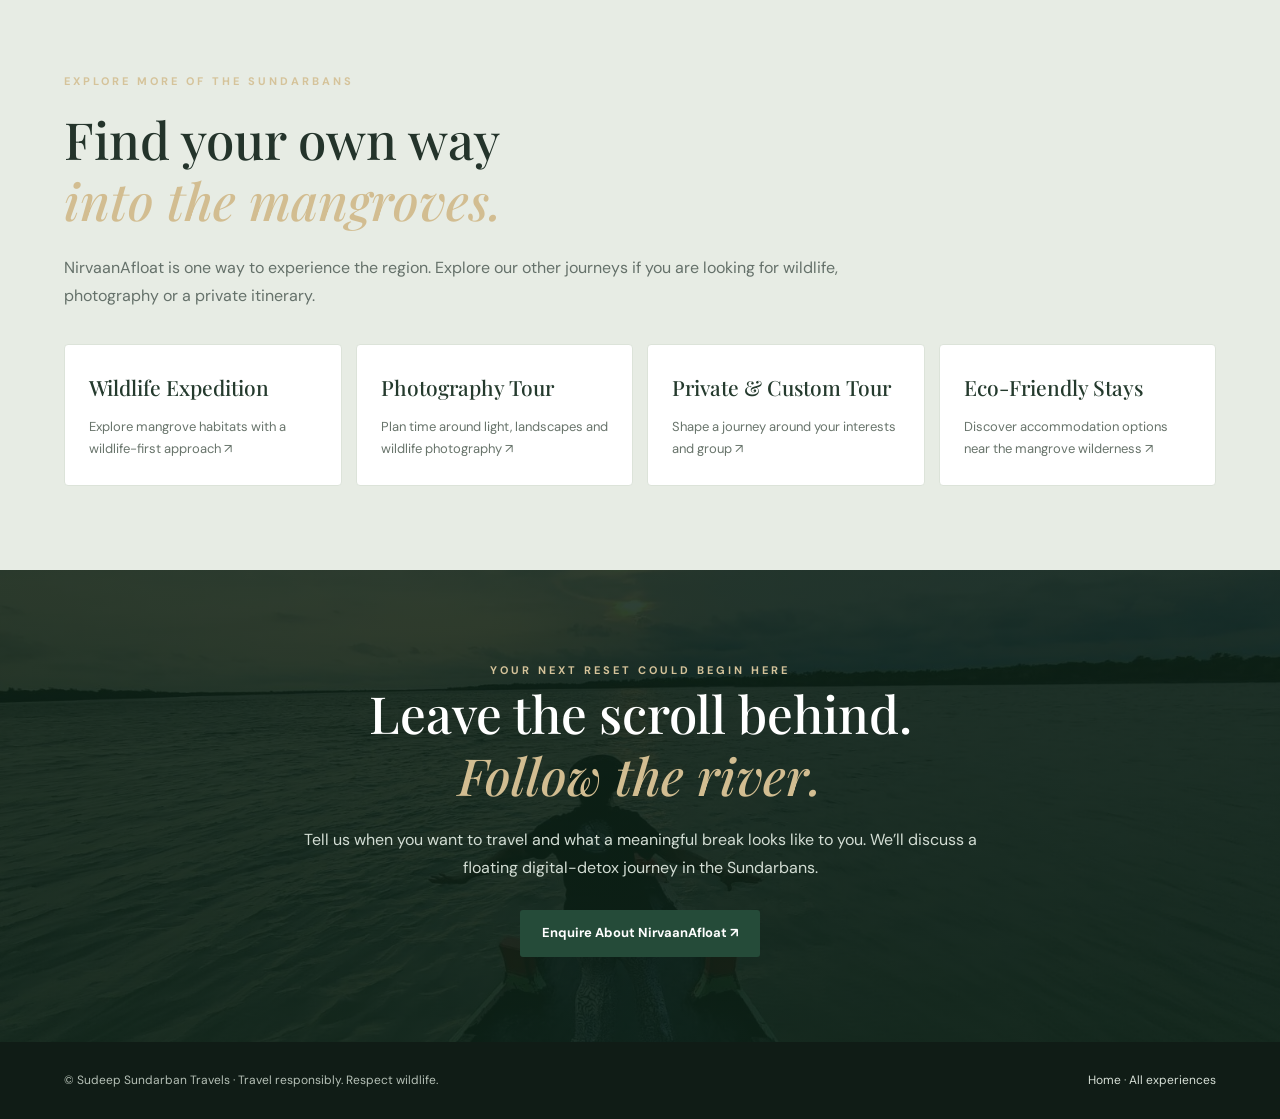
<file: floating-digital-detox-sundarbans.html>
<!DOCTYPE html>
<html lang="en">
<head>
<meta charset="UTF-8">
<meta name="viewport" content="width=device-width, initial-scale=1">
<title>Floating Digital Detox in Sundarbans | NirvaanAfloat</title>
<meta name="description" content="Discover NirvaanAfloat, a floating digital detox journey in the Sundarbans, India. Slow river cruising, screen-free time, mindful moments and nature-led travel aboard a boat.">
<meta name="keywords" content="floating digital detox Sundarbans, digital detox experience India, Sundarbans slow travel, mindful nature travel West Bengal, floating retreat Sundarbans, screen free boat journey">
<meta name="author" content="Sudeep Sundarban Travels">
<link rel="canonical" href="https://wildmaniacsst-cell.github.io/sudeep-sundarban-travels/floating-digital-detox-sundarbans.html">
<meta name="robots" content="index, follow, max-image-preview:large">
<meta name="theme-color" content="#13271e">
<meta property="og:title" content="NirvaanAfloat | Floating Digital Detox in the Sundarbans">
<meta property="og:description" content="A floating digital detox journey in the Sundarbans. Slow river cruising, screen-free time and mindful moments in the mangrove wilderness.">
<meta property="og:type" content="website">
<meta property="og:site_name" content="Sudeep Sundarban Travels">
<meta property="og:url" content="https://wildmaniacsst-cell.github.io/sudeep-sundarban-travels/floating-digital-detox-sundarbans.html">
<meta property="og:image" content="https://wildmaniacsst-cell.github.io/sudeep-sundarban-travels/digital%2520detox.webp">
<meta name="twitter:card" content="summary_large_image">
<meta name="twitter:title" content="NirvaanAfloat | Floating Digital Detox in the Sundarbans">
<meta name="twitter:description" content="Slow down on a floating digital detox experience in the Sundarbans.">
<meta name="twitter:image" content="https://wildmaniacsst-cell.github.io/sudeep-sundarban-travels/digital%2520detox.webp">
<link rel="preconnect" href="https://fonts.googleapis.com">
<link rel="preconnect" href="https://fonts.gstatic.com" crossorigin>
<link href="https://fonts.googleapis.com/css2?family=DM+Sans:wght@400;500;600;700&family=Playfair+Display:wght@400;500;600;700&display=swap" rel="stylesheet">
<script type="application/ld+json">
{
  "@context":"https://schema.org",
  "@type":"TouristTrip",
  "name":"NirvaanAfloat Floating Digital Detox Experience",
  "description":"A mindful floating journey in the Sundarbans focused on slow travel, screen-free time, quiet observation and reconnecting with nature.",
  "touristType":["Wellness travellers","Mindful travellers","Slow travel enthusiasts","Nature lovers"],
  "itinerary":"Slow river cruising through Sundarbans waterways, screen-free time, quiet nature observation and optional mindful activities subject to the itinerary.",
  "provider":{"@type":"TravelAgency","name":"Sudeep Sundarban Travels","url":"https://wildmaniacsst-cell.github.io/sudeep-sundarban-travels/"},
  "url":"https://wildmaniacsst-cell.github.io/sudeep-sundarban-travels/floating-digital-detox-sundarbans.html",
  "image":"https://wildmaniacsst-cell.github.io/sudeep-sundarban-travels/digital%2520detox.webp",
  "location":{"@type":"Place","name":"Sundarbans, West Bengal, India"}
}
</script>
<script type="application/ld+json">
{
  "@context":"https://schema.org",
  "@type":"FAQPage",
  "mainEntity":[
    {"@type":"Question","name":"What is NirvaanAfloat?","acceptedAnswer":{"@type":"Answer","text":"NirvaanAfloat is a floating digital-detox experience in the Sundarbans designed to help guests slow down, spend intentional time away from screens and reconnect with nature, creativity and themselves."}},
    {"@type":"Question","name":"What is the concept behind it?","acceptedAnswer":{"@type":"Answer","text":"The idea is to replace some of the everyday digital noise with river rhythms, mangrove scenery, quiet observation and activities such as reading, journaling, sketching, meditation or simply doing nothing."}},
    {"@type":"Question","name":"What is its main purpose?","acceptedAnswer":{"@type":"Answer","text":"To create space for a slower, more mindful break from constant screen stimulation and encourage guests to reconnect with their surroundings, thoughts and interests."}},
    {"@type":"Question","name":"What benefits might I experience?","acceptedAnswer":{"@type":"Answer","text":"Guests may enjoy a calmer pace, restful time, renewed creativity, nature observation, and opportunities for mindfulness. Experiences vary by person; this is not a medical or therapeutic programme and specific outcomes are not guaranteed."}},
    {"@type":"Question","name":"How many days are recommended?","acceptedAnswer":{"@type":"Answer","text":"The suggested minimum is 3 days and 2 nights. Many guests may prefer 4 days and 3 nights for a longer, slower experience. Duration can be customized, subject to availability and itinerary."}},
    {"@type":"Question","name":"Where does the experience take place?","acceptedAnswer":{"@type":"Answer","text":"The journey takes place in the Sundarbans region, along waterways and routes permitted for the confirmed itinerary. Exact route and access depend on permissions, tides, weather and local conditions."}},
    {"@type":"Question","name":"What activities can I do?","acceptedAnswer":{"@type":"Answer","text":"Optional activities may include yoga or meditation on deck, reading, journaling, sketching, painting, quiet nature observation, wildlife photography, birdwatching, storytelling and local folk music, depending on the agreed programme and conditions."}},
    {"@type":"Question","name":"What will I gain from the experience?","acceptedAnswer":{"@type":"Answer","text":"The aim is to offer time for reflection, creativity, a slower routine and a closer connection with the Sundarbans. What each guest takes away will be personal and cannot be guaranteed in advance."}},
    {"@type":"Question","name":"Is it also a wildlife photography tour?","acceptedAnswer":{"@type":"Answer","text":"It can include nature observation and wildlife photography opportunities as part of the itinerary. Wildlife sightings, including tiger sightings, are never guaranteed, and guests must follow forest rules and guide instructions."}},
    {"@type":"Question","name":"Can I bring my own hobby materials?","acceptedAnswer":{"@type":"Answer","text":"Guests are welcome to bring books, journals, sketching or painting materials and other suitable hobby kits. Basic creative supplies may be requested in advance; availability must be confirmed before travel. Camera use can be discussed as part of the personal digital-detox approach."}},
    {"@type":"Question","name":"Who is this experience for?","acceptedAnswer":{"@type":"Answer","text":"It may suit busy professionals, entrepreneurs, artists, writers, couples, solo travellers and nature lovers who want a quieter, screen-reduced break. Suitability depends on individual comfort with boat travel and the itinerary."}},
    {"@type":"Question","name":"What is the boat like, and what are its facilities?","acceptedAnswer":{"@type":"Answer","text":"The floating houseboat has 4 double-bed cabins for up to 8 guests, 1 western-style washroom, an onboard kitchen and store with a cook, an open dining area that can be adapted for small-group yoga, ambient LED lighting, front-deck seating and space for reading or journaling. Specific facilities and arrangements should be reconfirmed for your dates."}},
    {"@type":"Question","name":"Will there be mobile network or Wi-Fi?","acceptedAnswer":{"@type":"Answer","text":"Network availability varies by location and provider, and Wi-Fi is not promised. The digital detox encourages voluntarily limiting devices. For emergencies, phone access can be arranged through the crew."}},
    {"@type":"Question","name":"How do I enquire or plan my trip?","acceptedAnswer":{"@type":"Answer","text":"Contact Sudeep Sundarban Travels with your preferred dates, group size, desired duration and interests. We will discuss boat arrangements, route, facilities, activities and the details to confirm before booking."}}
  ]
}
</script>
<style>
*{box-sizing:border-box;margin:0;padding:0}
html{scroll-behavior:smooth}
body{font-family:'DM Sans',sans-serif;background:#f5f5ef;color:#24342b;line-height:1.75}
a{text-decoration:none;color:inherit}
.wrap{width:min(90%,1160px);margin:auto}
.nav{padding:16px 0;background:#f5f5ef}
.nav-inner{display:flex;justify-content:space-between;align-items:center;gap:20px}
.brand{display:flex;align-items:center;gap:12px}
.brand img{width:46px;height:46px;object-fit:contain}
.brand strong{display:block;letter-spacing:2px;font-size:14px}
.brand small{display:block;font-size:9px;letter-spacing:1.8px;color:#718074}
.nav-links{display:flex;gap:22px;align-items:center;font-size:12px;font-weight:600}
.nav-links a:hover{color:#9b8050}
.nav-cta,.btn{display:inline-block;padding:12px 22px;background:#254b39;color:#fff;border-radius:3px;font-size:13px;font-weight:700}
.breadcrumb-wrap{background:#e9ece5;border-bottom:1px solid #dce2d9}.breadcrumb{display:flex;gap:10px;align-items:center;padding:12px 0;font-size:11px;color:#627067}.breadcrumb a:hover{color:#254b39;text-decoration:underline}.breadcrumb [aria-current="page"]{color:#26382c;font-weight:700}.hero{min-height:78vh;display:flex;align-items:center;color:#fff;background:linear-gradient(90deg,rgba(8,24,17,.86),rgba(8,24,17,.35)),url('digital%2520detox.webp') center/cover no-repeat}
.hero-content{max-width:760px;padding:75px 0}
.eyebrow{text-transform:uppercase;letter-spacing:3px;font-size:11px;color:#d5c39a;font-weight:700}
h1,h2,h3{font-family:'Playfair Display',serif;font-weight:500;line-height:1.2}
h1{font-size:clamp(42px,6vw,74px);margin:20px 0}
h1 em,h2 em{color:#d2bd91}
.hero p{font-size:17px;max-width:670px;color:#e1e8e1;margin-bottom:28px}
.actions{display:flex;flex-wrap:wrap;gap:12px}
.btn-outline{background:transparent;border:1px solid rgba(255,255,255,.65)}
.section{padding:84px 0}
.section h2{font-size:clamp(32px,4vw,52px);margin:15px 0 22px}
.lead{max-width:780px;color:#65716a;font-size:16px}
.two{display:grid;grid-template-columns:1fr 1fr;gap:55px;align-items:center}
.photo{overflow:hidden;border-radius:5px;min-height:420px}
.photo img{display:block;width:100%;height:100%;min-height:420px;object-fit:cover}
.copy p{margin-bottom:18px;color:#66716a}
.dark{background:#172b21;color:#fff}
.dark .lead,.dark p{color:#c7d1c8}
.cards{display:grid;grid-template-columns:repeat(3,1fr);gap:20px;margin-top:38px}
.card{background:#22382c;border:1px solid rgba(255,255,255,.08);padding:28px;border-radius:4px}
.card h3{font-size:23px;margin-bottom:10px}
.card p{font-size:14px;color:#c6d0c7}
.steps{display:grid;grid-template-columns:repeat(4,1fr);gap:16px;margin-top:35px}
.step{background:#fff;border:1px solid #e0e5dc;padding:24px;border-radius:4px}
.step b{font-size:11px;letter-spacing:2px;color:#9b8050}
.step h3{font-size:21px;margin:9px 0}
.step p{font-size:13px;color:#67736b}
.who{background:#e7ece4}
.who-list{display:grid;grid-template-columns:1fr 1fr;gap:15px;margin-top:32px}
.who-item{background:#fff;padding:22px;border-radius:4px;border:1px solid #dce3d9}
.who-item h3{font-size:20px;margin-bottom:7px}
.who-item p{font-size:14px;color:#66716a}
.faq{display:grid;grid-template-columns:1fr 1fr;gap:16px;margin-top:35px}
.faq-item{border:1px solid #dfe4dc;background:#fff;padding:24px;border-radius:4px}
.faq-item h3{font-size:20px;margin-bottom:10px}
.faq-item p{font-size:14px;color:#66716a}
.related{background:#e7ece4}.related-grid{display:grid;grid-template-columns:repeat(4,1fr);gap:14px;margin-top:34px}.related-card{background:#fff;padding:24px;border:1px solid #dce3d9;border-radius:4px;display:flex;flex-direction:column;gap:10px;transition:transform .2s ease,border-color .2s ease}.related-card:hover{transform:translateY(-3px);border-color:#9b8050}.related-card strong{font-family:"Playfair Display",serif;font-size:21px;font-weight:500;color:#243a2d}.related-card span{font-size:13px;color:#68746b}.cta{background:linear-gradient(rgba(13,34,23,.86),rgba(13,34,23,.9)),url('sundarban%202.webp') center/cover;color:#fff;text-align:center;padding:85px 0}
.cta h2{max-width:800px;margin:0 auto 20px;font-size:clamp(32px,4vw,52px)}
.cta p{max-width:680px;margin:0 auto 28px;color:#d3ddd4}
.footer{background:#101c16;color:#b5c0b6;padding:28px 0;font-size:12px}
.footer-inner{display:flex;justify-content:space-between;gap:15px;flex-wrap:wrap}
.footer a{color:#d7e0d7}
@media(max-width:850px){.related-grid{grid-template-columns:1fr 1fr}.nav-inner{flex-wrap:wrap}.nav-links{width:100%;overflow:auto;white-space:nowrap;padding:5px 0}.two{grid-template-columns:1fr;gap:30px}.cards{grid-template-columns:1fr 1fr}.steps{grid-template-columns:1fr 1fr}}
@media(max-width:600px){.related-grid{grid-template-columns:1fr}.section{padding:62px 0}.hero{min-height:600px;background-position:62% center}.hero-content{padding:60px 0}.hero p{font-size:15px}.cards,.steps,.who-list,.faq{grid-template-columns:1fr}.photo,.photo img{min-height:320px}.nav-links{gap:15px;font-size:11px}}
</style>
<script type="application/ld+json">
{
  "@context":"https://schema.org",
  "@type":"BreadcrumbList",
  "itemListElement":[
    {"@type":"ListItem","position":1,"name":"Home","item":"https://wildmaniacsst-cell.github.io/sudeep-sundarban-travels/"},
    {"@type":"ListItem","position":2,"name":"Experiences","item":"https://wildmaniacsst-cell.github.io/sudeep-sundarban-travels/explore-sundarban-expeditions.html"},
    {"@type":"ListItem","position":3,"name":"Floating Digital Detox","item":"https://wildmaniacsst-cell.github.io/sudeep-sundarban-travels/floating-digital-detox-sundarbans.html"}
  ]
}
</script>
</head>
<body>
<header class="nav"><div class="wrap nav-inner">
<a class="brand" href="index.html"><img src="logo.webp" alt="Sudeep Sundarban Travels logo" width="50" height="50" loading="eager" decoding="async"><span><strong>SUDEEP</strong><small>SUNDARBAN TRAVELS</small></span></a>
<nav class="nav-links" aria-label="Main navigation"><a href="index.html#experiences">Experiences</a><a href="explore-sundarban-expeditions.html">Explore all</a><a href="sundarban-wildlife-journal.html">Journal</a><a href="index.html#booking">Enquire</a></nav>
</div></header>
<div class="breadcrumb-wrap"><div class="wrap breadcrumb"><a href="index.html">Home</a><span aria-hidden="true">/</span><a href="explore-sundarban-expeditions.html">Experiences</a><span aria-hidden="true">/</span><span aria-current="page">Floating Digital Detox</span></div></div>
<main>
<section class="hero"><div class="wrap hero-content">
<span class="eyebrow">SLOW TRAVEL · MINDFULNESS · MANGROVE WATERWAYS</span>
<h1>NirvaanAfloat<br><em>Disconnect to reconnect.</em></h1>
<p>A floating digital-detox experience in the Sundarbans. Trade the rush of notifications for river rhythms, open skies, quiet observation and time that feels like your own again.</p>
<div class="actions"><a class="btn" href="index.html#booking">Plan Your Floating Escape ↗</a><a class="btn btn-outline" href="#experience">Explore the concept ↓</a></div>
</div></section>
<section class="section" id="experience"><div class="wrap two">
<div class="photo"><img src="sundarban_reading_coffee.webp" alt="A peaceful reading and coffee moment aboard a boat in the Sundarbans" loading="eager" decoding="async"></div>
<div class="copy"><span class="eyebrow">A DIFFERENT KIND OF JOURNEY</span><h2>Not another itinerary.<br><em>A pause.</em></h2>
<p>NirvaanAfloat is built around a simple idea: travel does not always need to be packed with activities. Sometimes the most valuable part of a journey is creating space to notice what is around you, and what has been missing from your everyday routine.</p>
<p>On a boat moving through the tidal landscape, the river becomes your clock. Mangrove edges, shifting light, birds calling and long stretches without a planned distraction invite you to slow down.</p>
<p>It is not about forcing silence or banning technology. It is about choosing when to put the screen away and be present.</p></div>
</div></section>
<section class="section dark"><div class="wrap"><span class="eyebrow">THE FLOATING RESET</span><h2>Make room for the<br><em>real world again.</em></h2><p class="lead">A gentle, flexible experience that can be shaped around your comfort, interests and travel dates.</p>
<div class="cards">
<article class="card"><h3>Slow river cruising</h3><p>Spend time on tidal waterways and watch the mangrove landscape unfold without treating every moment as a photo opportunity.</p></article>
<article class="card"><h3>Screen-free hours</h3><p>Choose intentional phone-free periods for reading, conversation, journaling, rest or simply watching the river.</p></article>
<article class="card"><h3>Mindful mornings</h3><p>Discuss gentle stretching, breathing, yoga or meditation as optional activities, subject to the agreed programme and space onboard.</p></article>
<article class="card"><h3>Nature listening</h3><p>Notice birds, water, wind, light and the sounds of the mangrove environment. No playlist required. The forest has its own soundtrack.</p></article>
<article class="card"><h3>Unhurried evenings</h3><p>Enjoy a quieter evening, conversation, writing, stargazing when conditions allow, and the feeling of not having to be anywhere else.</p></article>
<article class="card"><h3>Comfort afloat</h3><p>Boat accommodation and onboard arrangements are discussed clearly before booking so the experience matches your expectations.</p></article>
</div></div></section>
<section class="section"><div class="wrap"><span class="eyebrow">A POSSIBLE DAY, AT A SLOWER PACE</span><h2>Let the river set<br><em>the rhythm.</em></h2><p class="lead">This is an illustrative flow, not a fixed schedule. Activities, tides, weather and route will shape the actual day.</p>
<div class="steps">
<div class="step"><b>01 · MORNING</b><h3>Wake gently</h3><p>Tea, fresh air, quiet deck time and optional stretching or meditation.</p></div>
<div class="step"><b>02 · LATE MORNING</b><h3>Explore slowly</h3><p>Cruise through waterways, observe nature and leave the phone tucked away.</p></div>
<div class="step"><b>03 · AFTERNOON</b><h3>Pause &amp; recharge</h3><p>Rest, read, journal, talk, or simply sit with the changing river scenery.</p></div>
<div class="step"><b>04 · EVENING</b><h3>Close the day</h3><p>Enjoy sunset colours and a calm evening. Stargazing depends on sky and weather conditions.</p></div>
</div></section>
<section class="section who"><div class="wrap"><span class="eyebrow">WHO MIGHT LOVE THIS?</span><h2>For people who need<br><em>less noise, not more plans.</em></h2><p class="lead">NirvaanAfloat may be a good fit for travellers who want to experience the Sundarbans at a different pace.</p>
<div class="who-list">
<div class="who-item"><h3>Busy professionals</h3><p>Take a deliberate break from notifications, deadlines and the habit of checking every screen.</p></div>
<div class="who-item"><h3>Couples &amp; friends</h3><p>Spend quality time together without the usual digital interruptions.</p></div>
<div class="who-item"><h3>Solo travellers</h3><p>Make space for reading, reflection, photography, journaling or quiet observation.</p></div>
<div class="who-item"><h3>Mindful nature lovers</h3><p>Combine a slow river journey with appreciation for the mangrove ecosystem and its wildlife.</p></div>
</div></section>
<section class="section"><div class="wrap two">
<div class="copy"><span class="eyebrow">HONEST EXPECTATIONS</span><h2>Nature is the host.<br><em>We follow its rules.</em></h2>
<p>The Sundarbans is a living, tidal wilderness, not a controlled wellness resort. Routes and activities may change with tides, weather, safety and local conditions. Wildlife sightings are never promised.</p>
<p>Mobile network and internet availability vary by location and provider. NirvaanAfloat does not promise a signal-free zone; the digital detox is a voluntary choice to reduce screen use during your journey.</p>
<p>Yoga, meditation, meals, accommodation, boat facilities, guides and other inclusions must be confirmed for your chosen dates and itinerary. This is a nature-based travel experience, not a medical or mental-health treatment programme.</p>
</div>
<div class="photo"><img src="digital%2520detox.webp" alt="NirvaanAfloat floating digital detox retreat concept" loading="lazy"></div>
</div></section>
<section class="section"><div class="wrap"><span class="eyebrow">FREQUENTLY ASKED QUESTIONS</span><h2>Before you <em>disconnect.</em></h2>
<div class="two" style="margin:30px 0 38px;gap:30px">
<div class="photo"><img src="nirvaanafloat-flute-sunset.webp" alt="A peaceful flute moment on the Sundarbans river at sunset, part of the NirvaanAfloat digital detox concept" loading="lazy" decoding="async"></div>
<div class="copy"><span class="eyebrow">A MOMENT TO RECONNECT</span><h2>Let the river slow<br><em>everything down.</em></h2><p>Leave the notification rush behind for a while. Read, write, sketch, listen to music, watch the changing light or simply sit quietly while the river moves.</p><p>At NirvaanAfloat, screen-free time is a personal choice supported by a nature-led journey. Phones remain available through the crew for genuine emergencies.</p></div></div>
<div class="faq">
<div class="faq-item"><h3>1. What is NirvaanAfloat?</h3><p>NirvaanAfloat is a floating digital-detox experience in the Sundarbans designed to help guests slow down, spend intentional time away from screens and reconnect with nature, creativity and themselves.</p></div>
<div class="faq-item"><h3>2. What is the concept behind it?</h3><p>The idea is to replace some of the everyday digital noise with river rhythms, mangrove scenery, quiet observation and activities such as reading, journaling, sketching, meditation or simply doing nothing.</p></div>
<div class="faq-item"><h3>3. What is its main purpose?</h3><p>To create space for a slower, more mindful break from constant screen stimulation and encourage guests to reconnect with their surroundings, thoughts and interests.</p></div>
<div class="faq-item"><h3>4. What benefits might I experience?</h3><p>Guests may enjoy a calmer pace, restful time, renewed creativity, nature observation, and opportunities for mindfulness. Experiences vary by person; this is not a medical or therapeutic programme and specific outcomes are not guaranteed.</p></div>
<div class="faq-item"><h3>5. How many days are recommended?</h3><p>The suggested minimum is 3 days and 2 nights. Many guests may prefer 4 days and 3 nights for a longer, slower experience. Duration can be customized, subject to availability and itinerary.</p></div>
<div class="faq-item"><h3>6. Where does the experience take place?</h3><p>The journey takes place in the Sundarbans region, along waterways and routes permitted for the confirmed itinerary. Exact route and access depend on permissions, tides, weather and local conditions.</p></div>
<div class="faq-item"><h3>7. What activities can I do?</h3><p>Optional activities may include yoga or meditation on deck, reading, journaling, sketching, painting, quiet nature observation, wildlife photography, birdwatching, storytelling and local folk music, depending on the agreed programme and conditions.</p></div>
<div class="faq-item"><h3>8. What will I gain from the experience?</h3><p>The aim is to offer time for reflection, creativity, a slower routine and a closer connection with the Sundarbans. What each guest takes away will be personal and cannot be guaranteed in advance.</p></div>
<div class="faq-item"><h3>9. Is it also a wildlife photography tour?</h3><p>It can include nature observation and wildlife photography opportunities as part of the itinerary. Wildlife sightings, including tiger sightings, are never guaranteed, and guests must follow forest rules and guide instructions.</p></div>
<div class="faq-item"><h3>10. Can I bring my own hobby materials?</h3><p>Yes. Guests are welcome to bring books, journals, sketching or painting materials and other suitable hobby kits. Basic creative supplies may be requested in advance; availability must be confirmed before travel. Camera use can be discussed as part of the personal digital-detox approach.</p></div>
<div class="faq-item"><h3>11. Who is this experience for?</h3><p>It may suit busy professionals, entrepreneurs, artists, writers, couples, solo travellers and nature lovers who want a quieter, screen-reduced break. Suitability depends on individual comfort with boat travel and the itinerary.</p></div>
<div class="faq-item"><h3>12. What is the boat like, and what are its facilities?</h3><p>The floating houseboat has 4 double-bed cabins for up to 8 guests, 1 western-style washroom, an onboard kitchen and store with a cook, an open dining area that can be adapted for small-group yoga, ambient LED lighting, front-deck seating and space for reading or journaling. Specific facilities and arrangements should be reconfirmed for your dates.</p></div>
<div class="faq-item"><h3>13. Will there be mobile network or Wi-Fi?</h3><p>Network availability varies by location and provider, and Wi-Fi is not promised. The digital detox encourages voluntarily limiting devices. For emergencies, phone access can be arranged through the crew.</p></div>
<div class="faq-item"><h3>14. How do I enquire or plan my trip?</h3><p>Contact Sudeep Sundarban Travels with your preferred dates, group size, desired duration and interests. We will discuss boat arrangements, route, facilities, activities and the details to confirm before booking.</p></div>
</div></div></section>
<section class="section related"><div class="wrap"><span class="eyebrow">EXPLORE MORE OF THE SUNDARBANS</span><h2>Find your own way<br><em>into the mangroves.</em></h2><p class="lead">NirvaanAfloat is one way to experience the region. Explore our other journeys if you are looking for wildlife, photography or a private itinerary.</p><div class="related-grid"><a class="related-card" href="sundarban-wildlife-expedition.html"><strong>Wildlife Expedition</strong><span>Explore mangrove habitats with a wildlife-first approach ↗</span></a><a class="related-card" href="sundarban-wildlife-photography-tour.html"><strong>Photography Tour</strong><span>Plan time around light, landscapes and wildlife photography ↗</span></a><a class="related-card" href="private-sundarban-tour.html"><strong>Private &amp; Custom Tour</strong><span>Shape a journey around your interests and group ↗</span></a><a class="related-card" href="sundarban-eco-friendly-wildlife-stays.html"><strong>Eco-Friendly Stays</strong><span>Discover accommodation options near the mangrove wilderness ↗</span></a></div></div></section>
<section class="cta"><div class="wrap"><span class="eyebrow">YOUR NEXT RESET COULD BEGIN HERE</span><h2>Leave the scroll behind.<br><em>Follow the river.</em></h2><p>Tell us when you want to travel and what a meaningful break looks like to you. We’ll discuss a floating digital-detox journey in the Sundarbans.</p><a class="btn" href="index.html#booking">Enquire About NirvaanAfloat ↗</a></div></section>
</main>
<footer class="footer"><div class="wrap footer-inner"><span>© <span class="year">Sudeep Sundarban Travels</span> · Travel responsibly. Respect wildlife.</span><span><a href="index.html">Home</a> · <a href="explore-sundarban-expeditions.html">All experiences</a></span></div></footer>
</body></html>
</file>
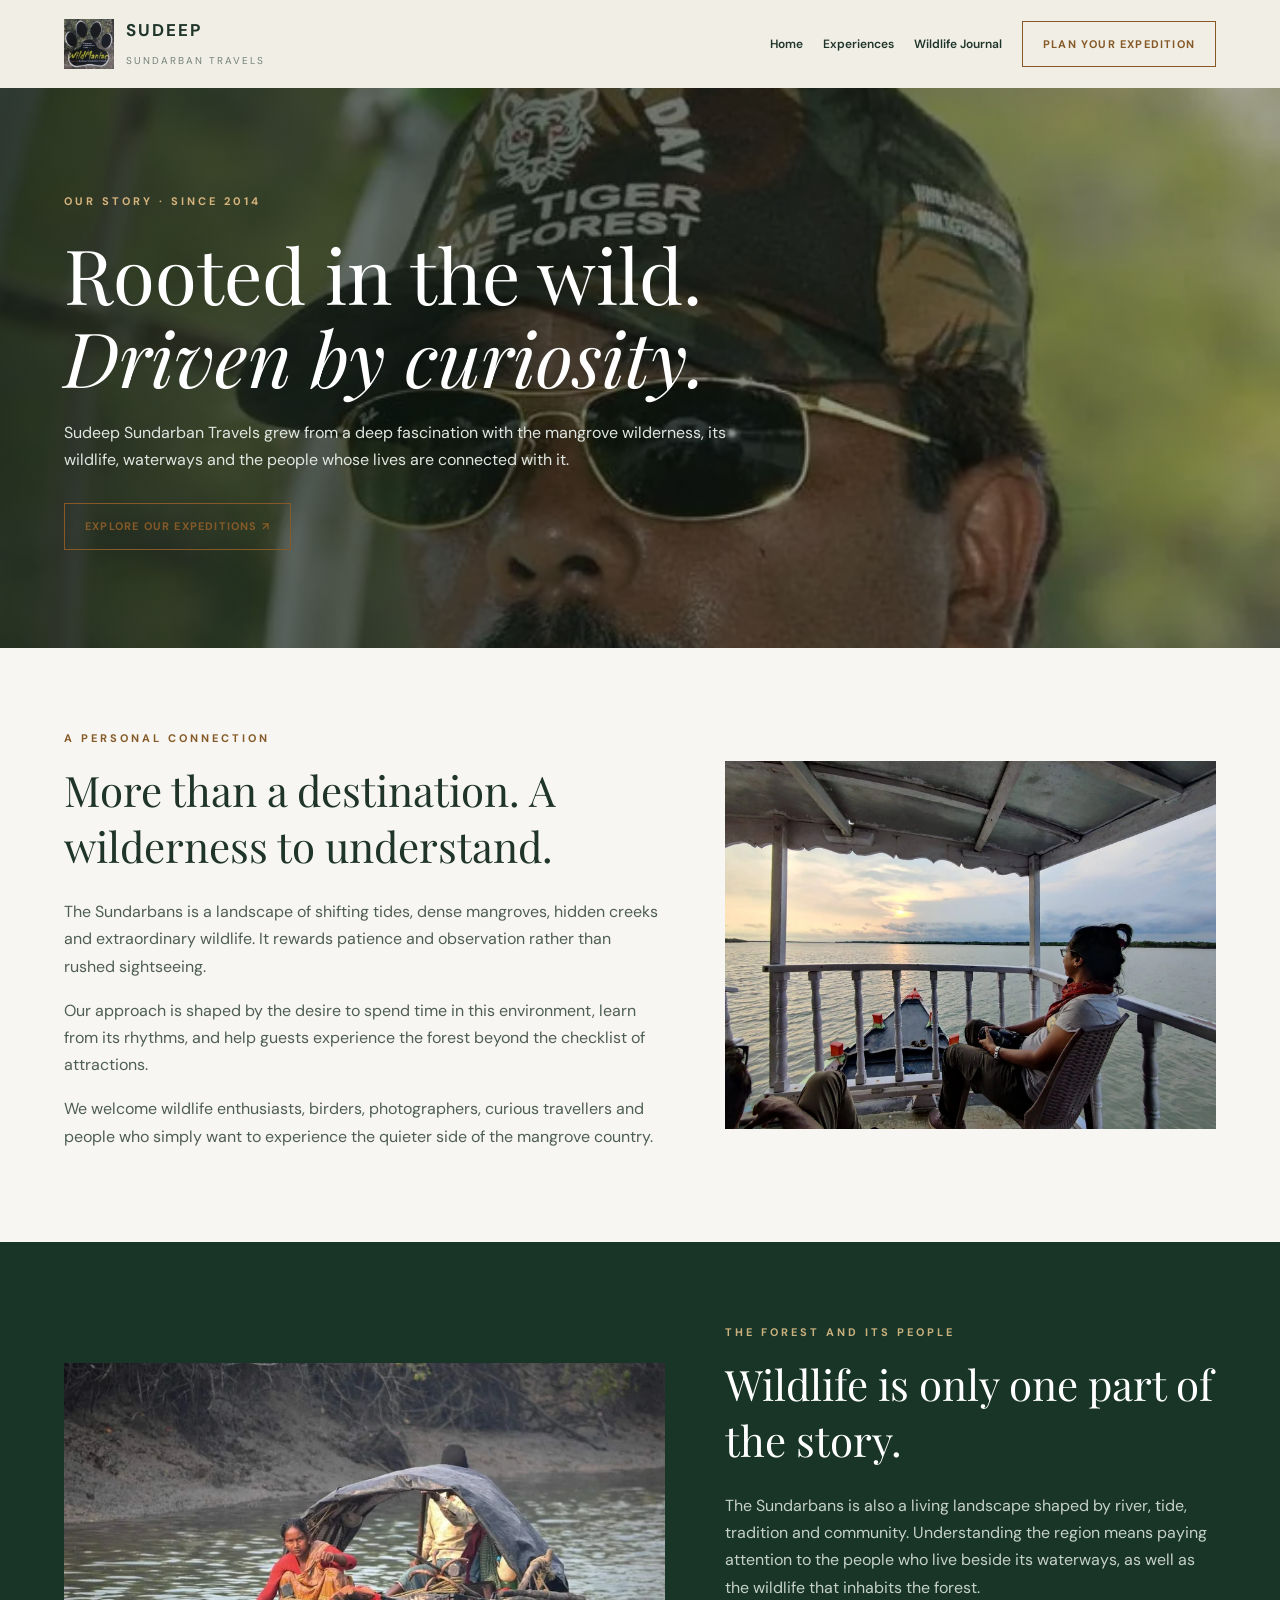
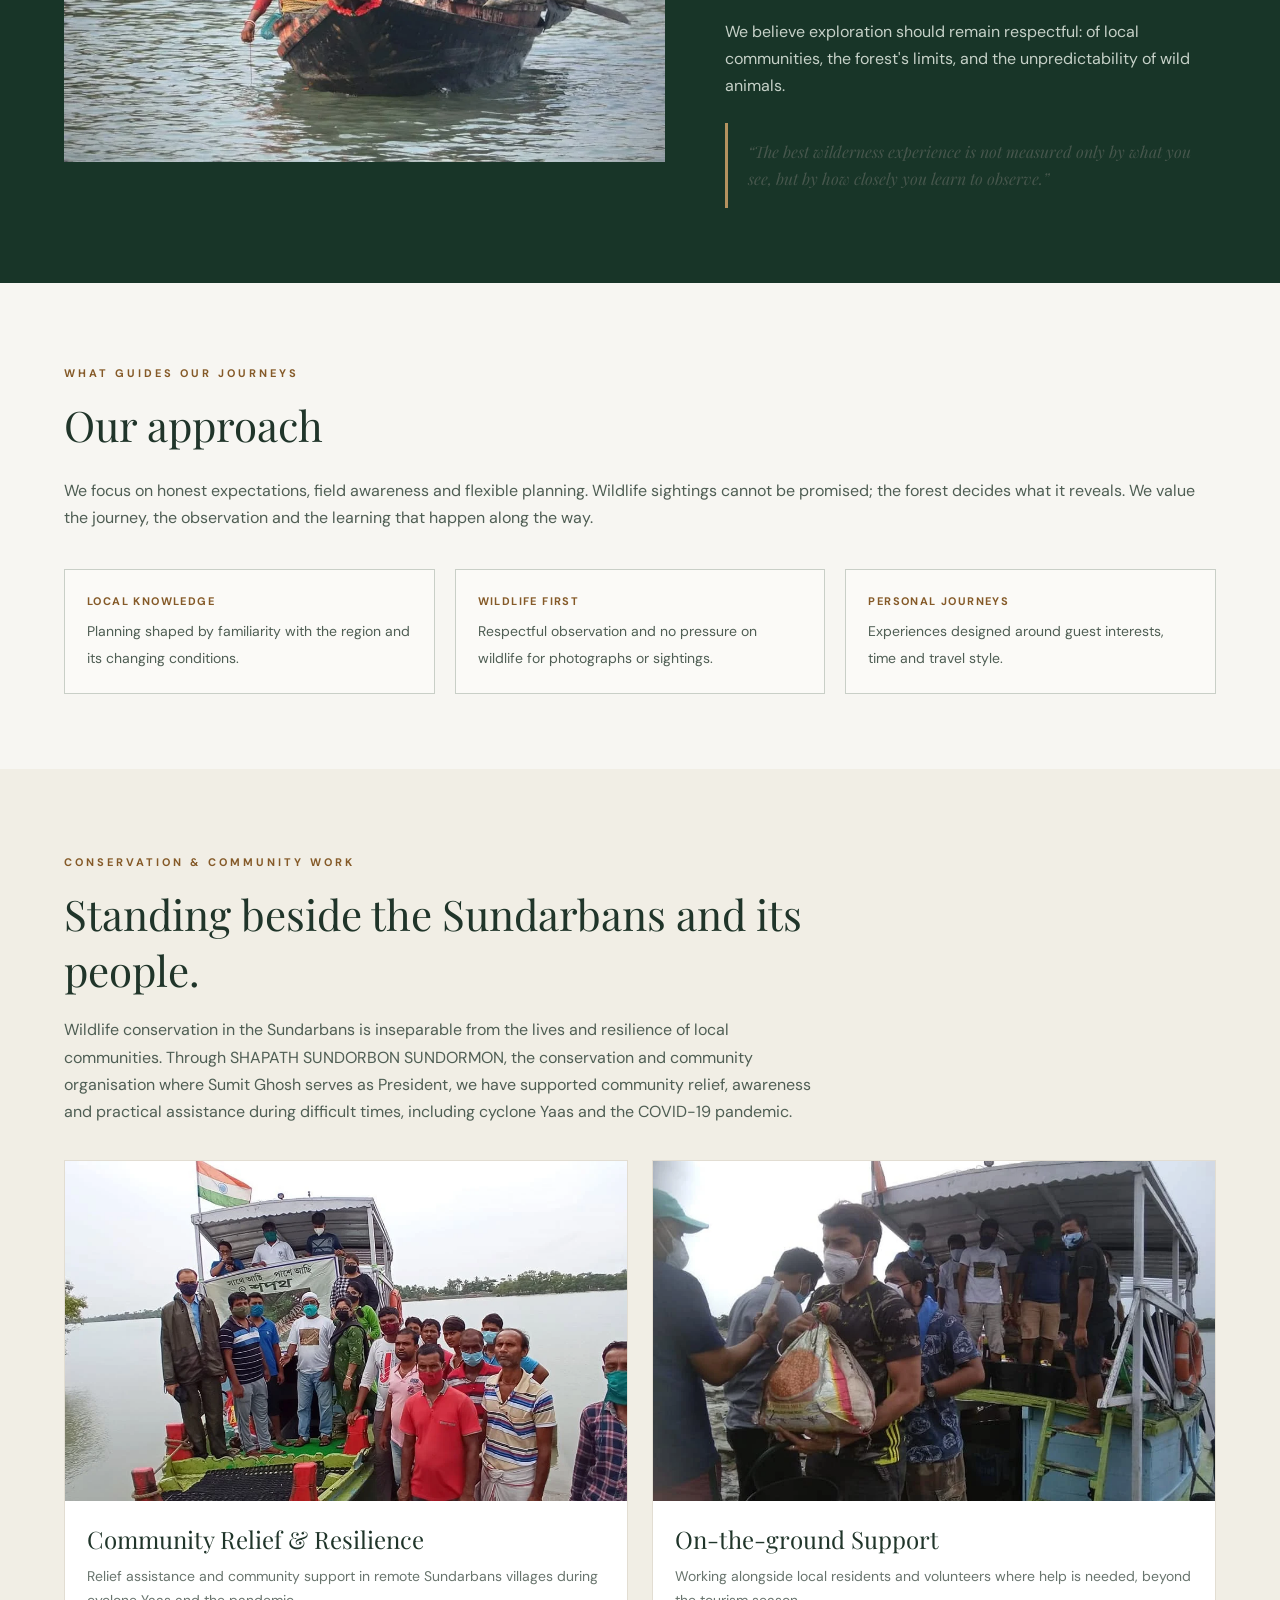
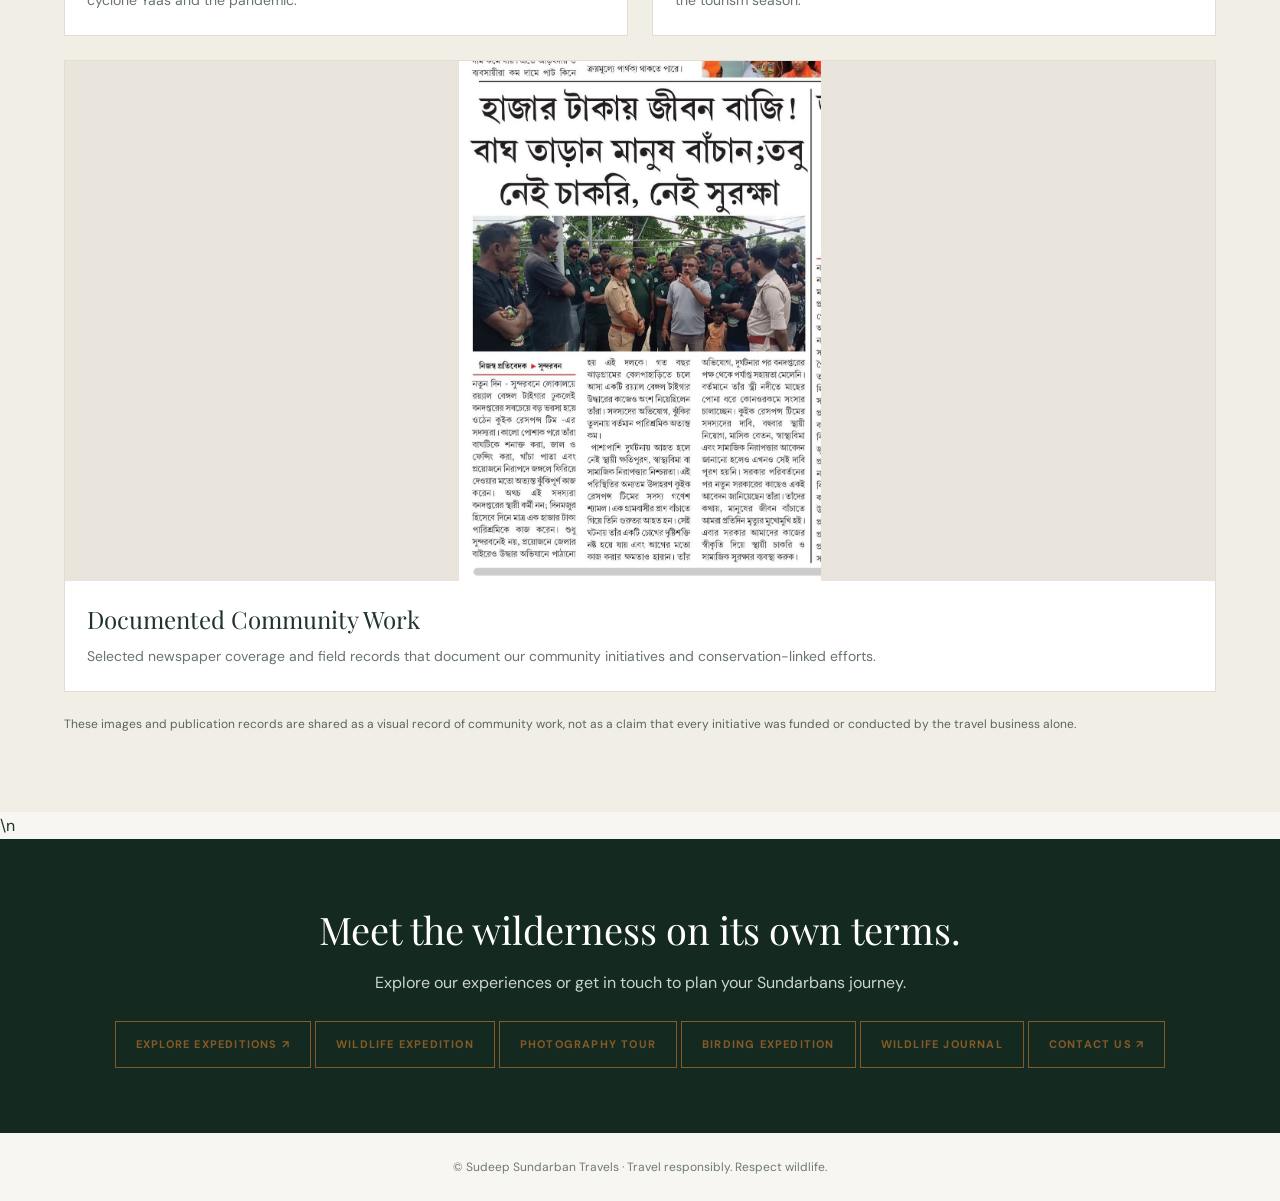
<file: our-story-sudeep-sundarban-travels.html>
<!doctype html>
<html lang="en"><head><meta charset="utf-8"><meta name="viewport" content="width=device-width, initial-scale=1">
<title>Our Story | Sudeep Sundarban Travels</title>
<meta name="description" content="Discover the story behind Sudeep Sundarban Travels, shaped by Sumit Ghosh's connection with Sundarbans wildlife, local knowledge and responsible exploration.">
<meta name="keywords" content="Sudeep Sundarban Travels, Sundarban wildlife guide, Sumit Ghosh, Sundarbans nature expedition, Sundarbans local knowledge">
<link rel="canonical" href="https://wildmaniacsst-cell.github.io/sudeep-sundarban-travels/our-story-sudeep-sundarban-travels.html">
<meta name="robots" content="index, follow, max-image-preview:large">
<meta property="og:title" content="Our Story | Sudeep Sundarban Travels"><meta property="og:description" content="A wildlife-led connection with the Sundarbans, built through curiosity, field experience and respect for nature."><meta property="og:type" content="website"><meta property="og:site_name" content="Sudeep Sundarban Travels">
<meta property="og:url" content="https://wildmaniacsst-cell.github.io/sudeep-sundarban-travels/our-story-sudeep-sundarban-travels.html">
<meta property="og:image" content="https://wildmaniacsst-cell.github.io/sudeep-sundarban-travels/sumit%204.webp">
<meta name="twitter:card" content="summary_large_image">
<meta name="twitter:title" content="Our Story | Sudeep Sundarban Travels">
<meta name="twitter:description" content="A wildlife-led connection with the Sundarbans, built through curiosity, field experience and respect for nature.">
<meta name="twitter:image" content="https://wildmaniacsst-cell.github.io/sudeep-sundarban-travels/sumit%204.webp">
<script type="application/ld+json">{"@context":"https://schema.org","@type":"TravelAgency","name":"Sudeep Sundarban Travels","url":"https://wildmaniacsst-cell.github.io/sudeep-sundarban-travels/","founder":{"@type":"Person","name":"Sumit Ghosh"},"areaServed":"Sundarbans, West Bengal, India","description":"Wildlife and nature-focused Sundarbans expeditions shaped by local knowledge and responsible exploration."}</script>
<link rel="preconnect" href="https://fonts.googleapis.com"><link rel="preconnect" href="https://fonts.gstatic.com" crossorigin><link href="https://fonts.googleapis.com/css2?family=DM+Sans:wght@400;500;600;700&family=Playfair+Display:wght@400;500;600&display=swap" rel="stylesheet">
<style>
*{box-sizing:border-box;margin:0}body{font-family:'DM Sans',sans-serif;color:#20352a;background:#f7f6f2;line-height:1.7}a{text-decoration:none;color:inherit}.wrap{width:min(90%,1180px);margin:auto}.nav{background:#f1eee5;padding:16px 0}.navin{display:flex;align-items:center;justify-content:space-between;gap:20px}.brand{display:flex;align-items:center;gap:12px}.brand img{width:50px;height:50px;object-fit:contain}.brand strong{display:block;font-size:17px;letter-spacing:2px}.brand small{font-size:10px;letter-spacing:2px;color:#728078}.links{display:flex;gap:20px;align-items:center;font-size:12px;font-weight:600}.btn{display:inline-flex;padding:13px 20px;border:1px solid #855a28;color:#855a28;letter-spacing:1.2px;text-transform:uppercase;font-size:11px;font-weight:700;transition:.25s}.btn:hover{background:#855a28;color:#fff}.hero{min-height:560px;background:linear-gradient(90deg,rgba(12,26,19,.82),rgba(12,26,19,.24)),url('sumit%204.webp') 50% 35%/cover;display:flex;align-items:center;color:white;padding:70px 0}.hero h1{font:clamp(42px,6vw,76px)/1.1 'Playfair Display',serif;max-width:760px;margin:18px 0}.eyebrow{font-size:11px;letter-spacing:3px;color:#d7b47d;font-weight:700}.hero p{max-width:690px;color:#e0e6e0;margin:20px 0 30px}.section{padding:75px 0}.grid{display:grid;grid-template-columns:1.1fr .9fr;gap:60px;align-items:center}.grid img{width:100%;max-height:620px;object-fit:cover;display:block}.copy h2{font:42px 'Playfair Display',serif;margin:12px 0 24px}.copy p{color:#67736b;margin:0 0 17px}.quote{border-left:3px solid #b4925f;padding:15px 20px;margin-top:24px;font-family:'Playfair Display',serif;font-style:italic;color:#46564c}.dark{background:#183528;color:white}.dark .copy p{color:#c6d1c8}.dark .eyebrow{color:#c9b17e}.facts{display:grid;grid-template-columns:repeat(3,1fr);gap:20px;margin-top:38px}.fact{border:1px solid rgba(255,255,255,.15);padding:22px}.fact b{display:block;color:#d6ad77;font-size:11px;letter-spacing:1.4px;margin-bottom:6px}.fact span{font-size:14px;color:#d0d9d1}.bottom{background:#142a20;color:white;text-align:center;padding:65px 0}.bottom h2{font:38px 'Playfair Display',serif;margin-bottom:14px}.bottom p{color:#cbd5ce;margin-bottom:25px}.footer{padding:24px 0;text-align:center;color:#6f7a73;font-size:12px}
@media(max-width:850px){.links{display:none}.grid{grid-template-columns:1fr;gap:32px}.facts{grid-template-columns:1fr}}@media(max-width:560px){.hero{min-height:460px}.section{padding:52px 0}.copy h2{font-size:34px}}
.proof-section{padding:78px 0;background:#f1eee5;color:#20352a}.proof-intro{max-width:760px;margin:0 0 35px}.proof-intro h2{font:42px 'Playfair Display',serif;margin:12px 0 18px}.proof-intro p{color:#647269}.proof-grid{display:grid;grid-template-columns:repeat(2,minmax(0,1fr));gap:24px}.proof-card{background:#fff;border:1px solid #e2ddd2;overflow:hidden}.proof-card img{width:100%;height:340px;object-fit:cover;display:block}.proof-card .proof-copy{padding:22px}.proof-copy h3{font:24px 'Playfair Display',serif;margin-bottom:10px}.proof-copy p{color:#68746d;font-size:14px}.proof-card.wide{grid-column:1/-1}.proof-card.wide img{height:420px;object-position:center}.proof-note{font-size:12px;color:#59665e;margin-top:22px}.proof-card.wide img{object-fit:contain;background:#e9e5dc;height:auto;max-height:520px}.proof-card img{background:#e9e5dc}@media(max-width:650px){.proof-section{padding:52px 0}.proof-intro h2{font-size:34px}.proof-grid{grid-template-columns:1fr}.proof-card.wide{grid-column:auto}.proof-card img,.proof-card.wide img{height:auto;max-height:420px;object-fit:contain;background:#e9e5dc}}/* Contrast corrections: light-background sections */
.section:not(.dark) .eyebrow,.proof-section .eyebrow{color:#855a28}
.section:not(.dark) .copy p,.proof-intro p{color:#4f5e54}
.section:not(.dark) .fact{border-color:#c9cfc7;background:#fbfaf7}
.section:not(.dark) .fact b{color:#855a28}
.section:not(.dark) .fact span{color:#4f5e54}
</style></head><body>
<header class="nav"><div class="wrap navin"><a class="brand" href="https://wildmaniacsst-cell.github.io/sudeep-sundarban-travels/"><img src="logo.webp" alt="Sudeep Sundarban Travels logo" width="50" height="50" loading="eager" decoding="async"><span><strong>SUDEEP</strong><small>SUNDARBAN TRAVELS</small></span></a><nav class="links"><a href="https://wildmaniacsst-cell.github.io/sudeep-sundarban-travels/">Home</a><a href="https://wildmaniacsst-cell.github.io/sudeep-sundarban-travels/explore-sundarban-expeditions.html">Experiences</a><a href="https://wildmaniacsst-cell.github.io/sudeep-sundarban-travels/sundarban-wildlife-journal.html">Wildlife Journal</a><a class="btn" href="https://wildmaniacsst-cell.github.io/sudeep-sundarban-travels/#booking">Plan Your Expedition</a></nav></div></header>
<main><section class="hero"><div class="wrap"><span class="eyebrow">OUR STORY · SINCE 2014</span><h1>Rooted in the wild.<br><em>Driven by curiosity.</em></h1><p>Sudeep Sundarban Travels grew from a deep fascination with the mangrove wilderness, its wildlife, waterways and the people whose lives are connected with it.</p><a class="btn" href="https://wildmaniacsst-cell.github.io/sudeep-sundarban-travels/explore-sundarban-expeditions.html">Explore Our Expeditions ↗</a></div></section>
<section class="section"><div class="wrap grid"><div class="copy"><span class="eyebrow">A PERSONAL CONNECTION</span><h2>More than a destination. A wilderness to understand.</h2><p>The Sundarbans is a landscape of shifting tides, dense mangroves, hidden creeks and extraordinary wildlife. It rewards patience and observation rather than rushed sightseeing.</p><p>Our approach is shaped by the desire to spend time in this environment, learn from its rhythms, and help guests experience the forest beyond the checklist of attractions.</p><p>We welcome wildlife enthusiasts, birders, photographers, curious travellers and people who simply want to experience the quieter side of the mangrove country.</p></div><img src="sundarban%205.webp" alt="Mangrove river landscape in the Sundarbans, India" loading="eager" decoding="async"></div></section>
<section class="section dark"><div class="wrap grid"><img loading="lazy" decoding="async" src="sundarban%20fisherman%203.webp" alt="People and livelihoods around Sundarbans waterways"><div class="copy"><span class="eyebrow">THE FOREST AND ITS PEOPLE</span><h2>Wildlife is only one part of the story.</h2><p>The Sundarbans is also a living landscape shaped by river, tide, tradition and community. Understanding the region means paying attention to the people who live beside its waterways, as well as the wildlife that inhabits the forest.</p><p>We believe exploration should remain respectful: of local communities, the forest's limits, and the unpredictability of wild animals.</p><div class="quote">“The best wilderness experience is not measured only by what you see, but by how closely you learn to observe.”</div></div></div></section>
<section class="section"><div class="wrap"><div class="copy"><span class="eyebrow">WHAT GUIDES OUR JOURNEYS</span><h2>Our approach</h2><p>We focus on honest expectations, field awareness and flexible planning. Wildlife sightings cannot be promised; the forest decides what it reveals. We value the journey, the observation and the learning that happen along the way.</p></div><div class="facts"><div class="fact"><b>LOCAL KNOWLEDGE</b><span>Planning shaped by familiarity with the region and its changing conditions.</span></div><div class="fact"><b>WILDLIFE FIRST</b><span>Respectful observation and no pressure on wildlife for photographs or sightings.</span></div><div class="fact"><b>PERSONAL JOURNEYS</b><span>Experiences designed around guest interests, time and travel style.</span></div></div></div></section>
<section class="section proof-section" id="conservation-community"><div class="wrap"><div class="proof-intro"><span class="eyebrow">CONSERVATION &amp; COMMUNITY WORK</span><h2>Standing beside the Sundarbans and its people.</h2><p>Wildlife conservation in the Sundarbans is inseparable from the lives and resilience of local communities. Through SHAPATH SUNDORBON SUNDORMON, the conservation and community organisation where Sumit Ghosh serves as President, we have supported community relief, awareness and practical assistance during difficult times, including cyclone Yaas and the COVID-19 pandemic.</p></div><div class="proof-grid">
<article class="proof-card"><img src="delta_queen_cyclone_yaas_relief.webp" alt="Delta Queen used during Cyclone Yaas relief programme in remote Sundarbans villages" loading="lazy" decoding="async"><div class="proof-copy"><h3>Community Relief &amp; Resilience</h3><p>Relief assistance and community support in remote Sundarbans villages during cyclone Yaas and the pandemic.</p></div></article>
<article class="proof-card"><img src="delta_queen_relief_distribution.webp" alt="Relief distribution and Delta Queen boat support in the Sundarbans" loading="lazy" decoding="async"><div class="proof-copy"><h3>On-the-ground Support</h3><p>Working alongside local residents and volunteers where help is needed, beyond the tourism season.</p></div></article>
<article class="proof-card wide"><img src="shapath_newspaper_tiger_conflict.webp" alt="Newspaper coverage documenting SHAPATH and Sundarbans human tiger conflict community work" loading="lazy" decoding="async"><div class="proof-copy"><h3>Documented Community Work</h3><p>Selected newspaper coverage and field records that document our community initiatives and conservation-linked efforts.</p></div></article></div><p class="proof-note">These images and publication records are shared as a visual record of community work, not as a claim that every initiative was funded or conducted by the travel business alone.</p></div></section>\n<section class="bottom"><div class="wrap"><h2>Meet the wilderness on its own terms.</h2><p>Explore our experiences or get in touch to plan your Sundarbans journey.</p><a class="btn" href="explore-sundarban-expeditions.html">Explore Expeditions ↗</a> <a class="btn" href="sundarban-wildlife-expedition.html">Wildlife Expedition</a> <a class="btn" href="sundarban-wildlife-photography-tour.html">Photography Tour</a> <a class="btn" href="sundarban-birding-expedition.html">Birding Expedition</a> <a class="btn" href="sundarban-wildlife-journal.html">Wildlife Journal</a> <a class="btn" href="index.html#booking">Contact Us ↗</a></div></section></main>
<footer class="footer"><div class="wrap">© Sudeep Sundarban Travels · Travel responsibly. Respect wildlife.</div></footer></body></html>
</file>
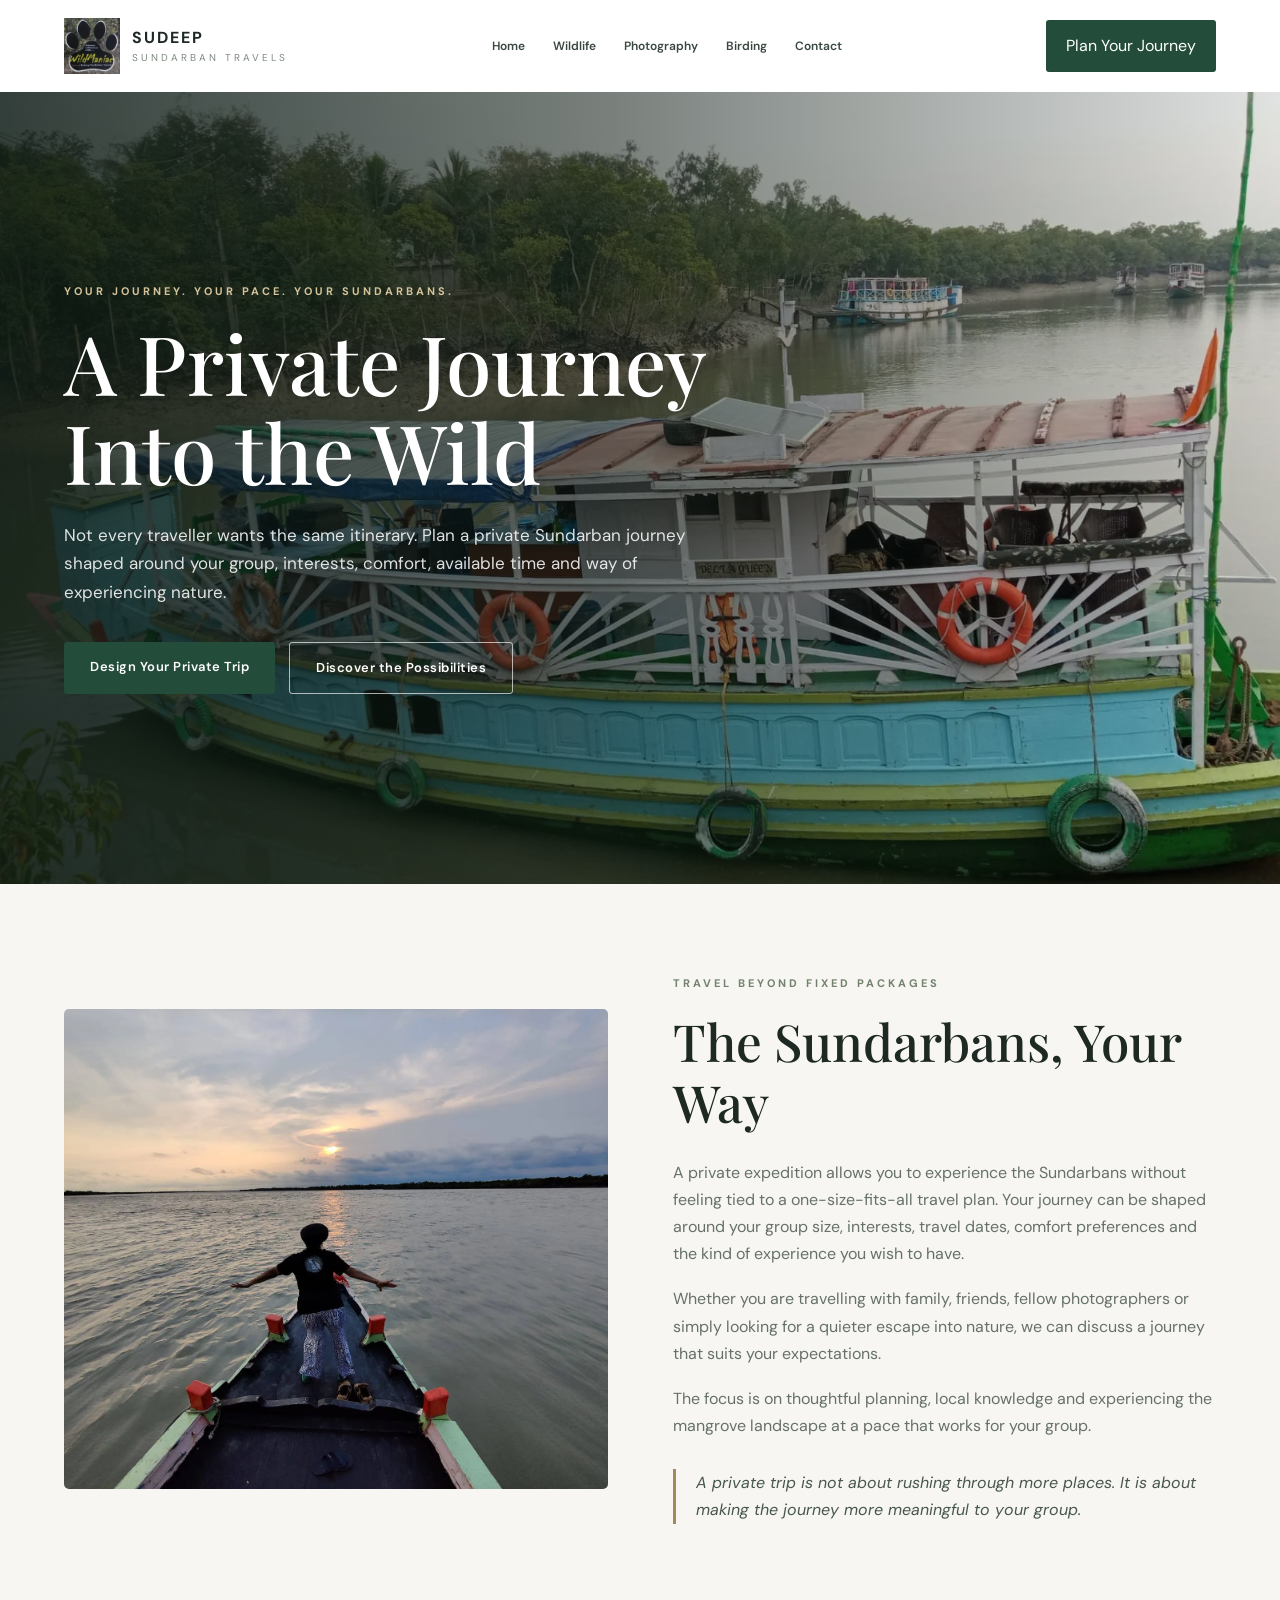
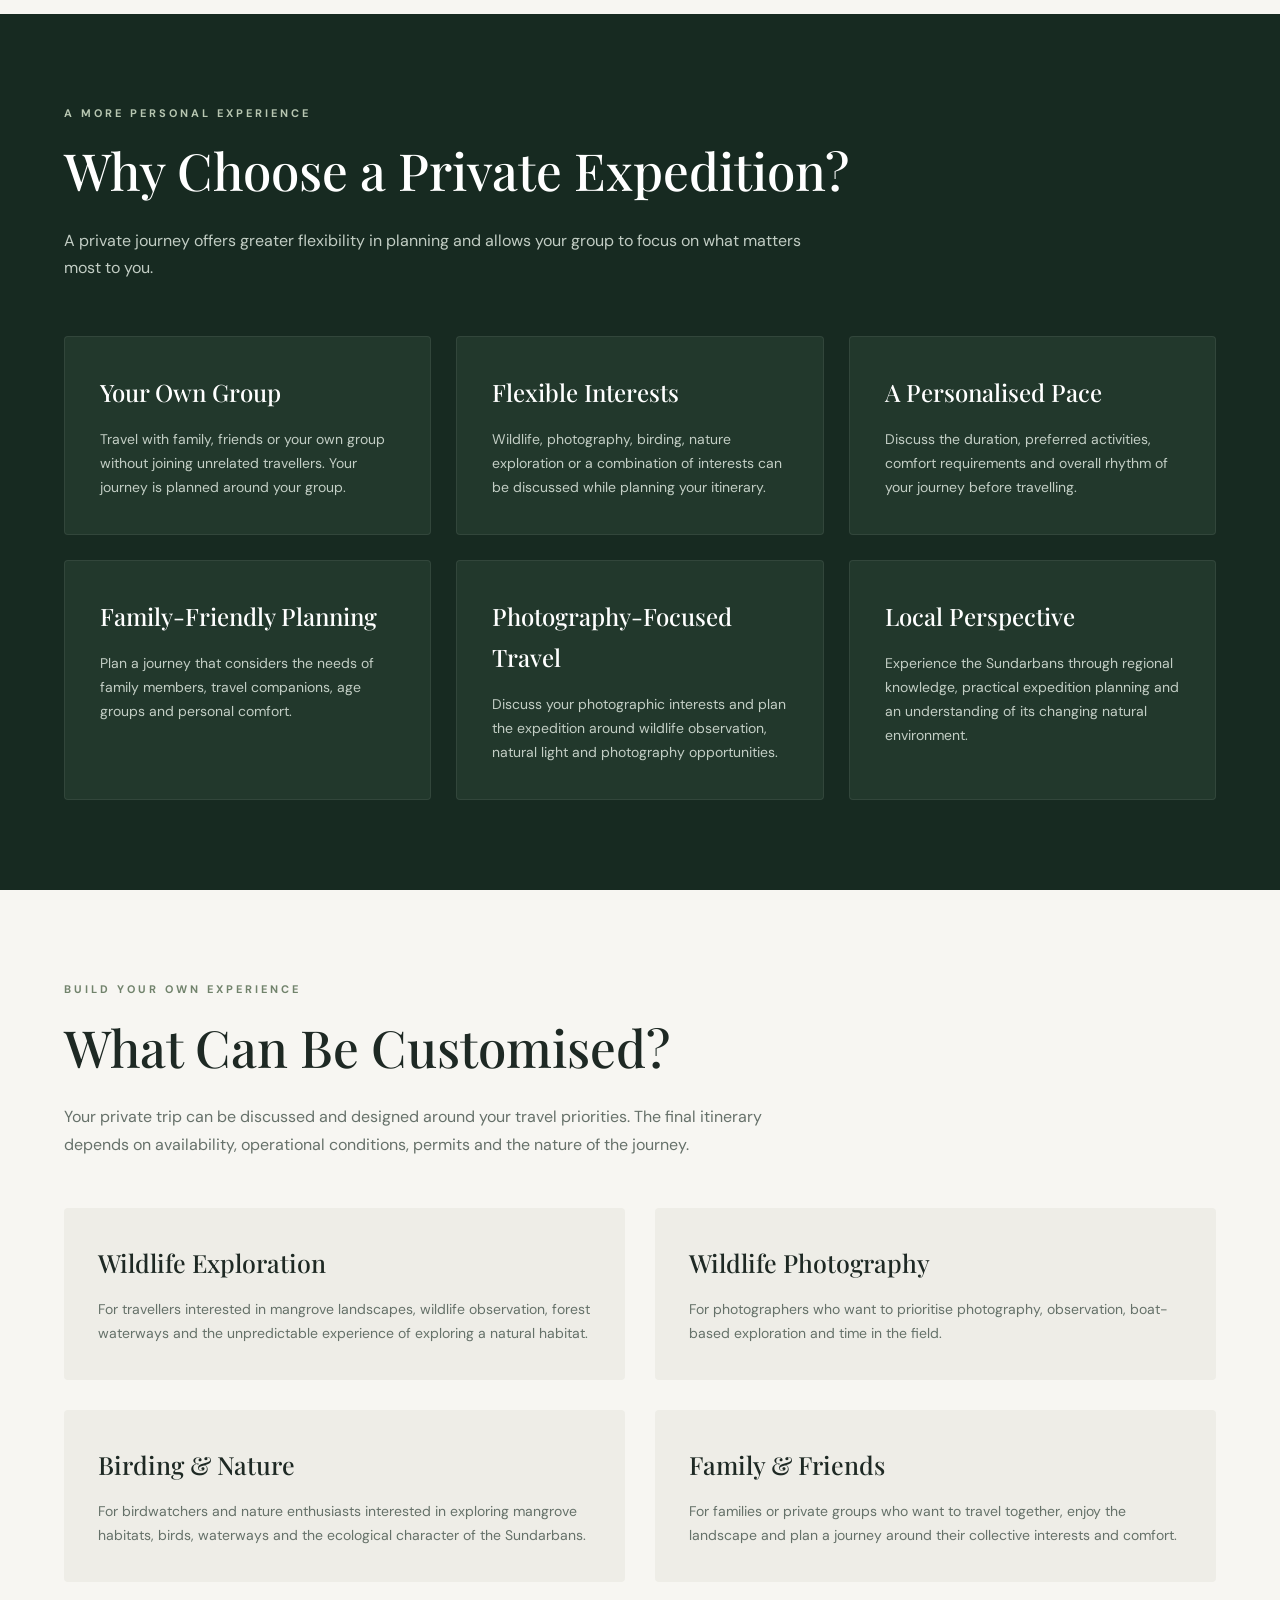
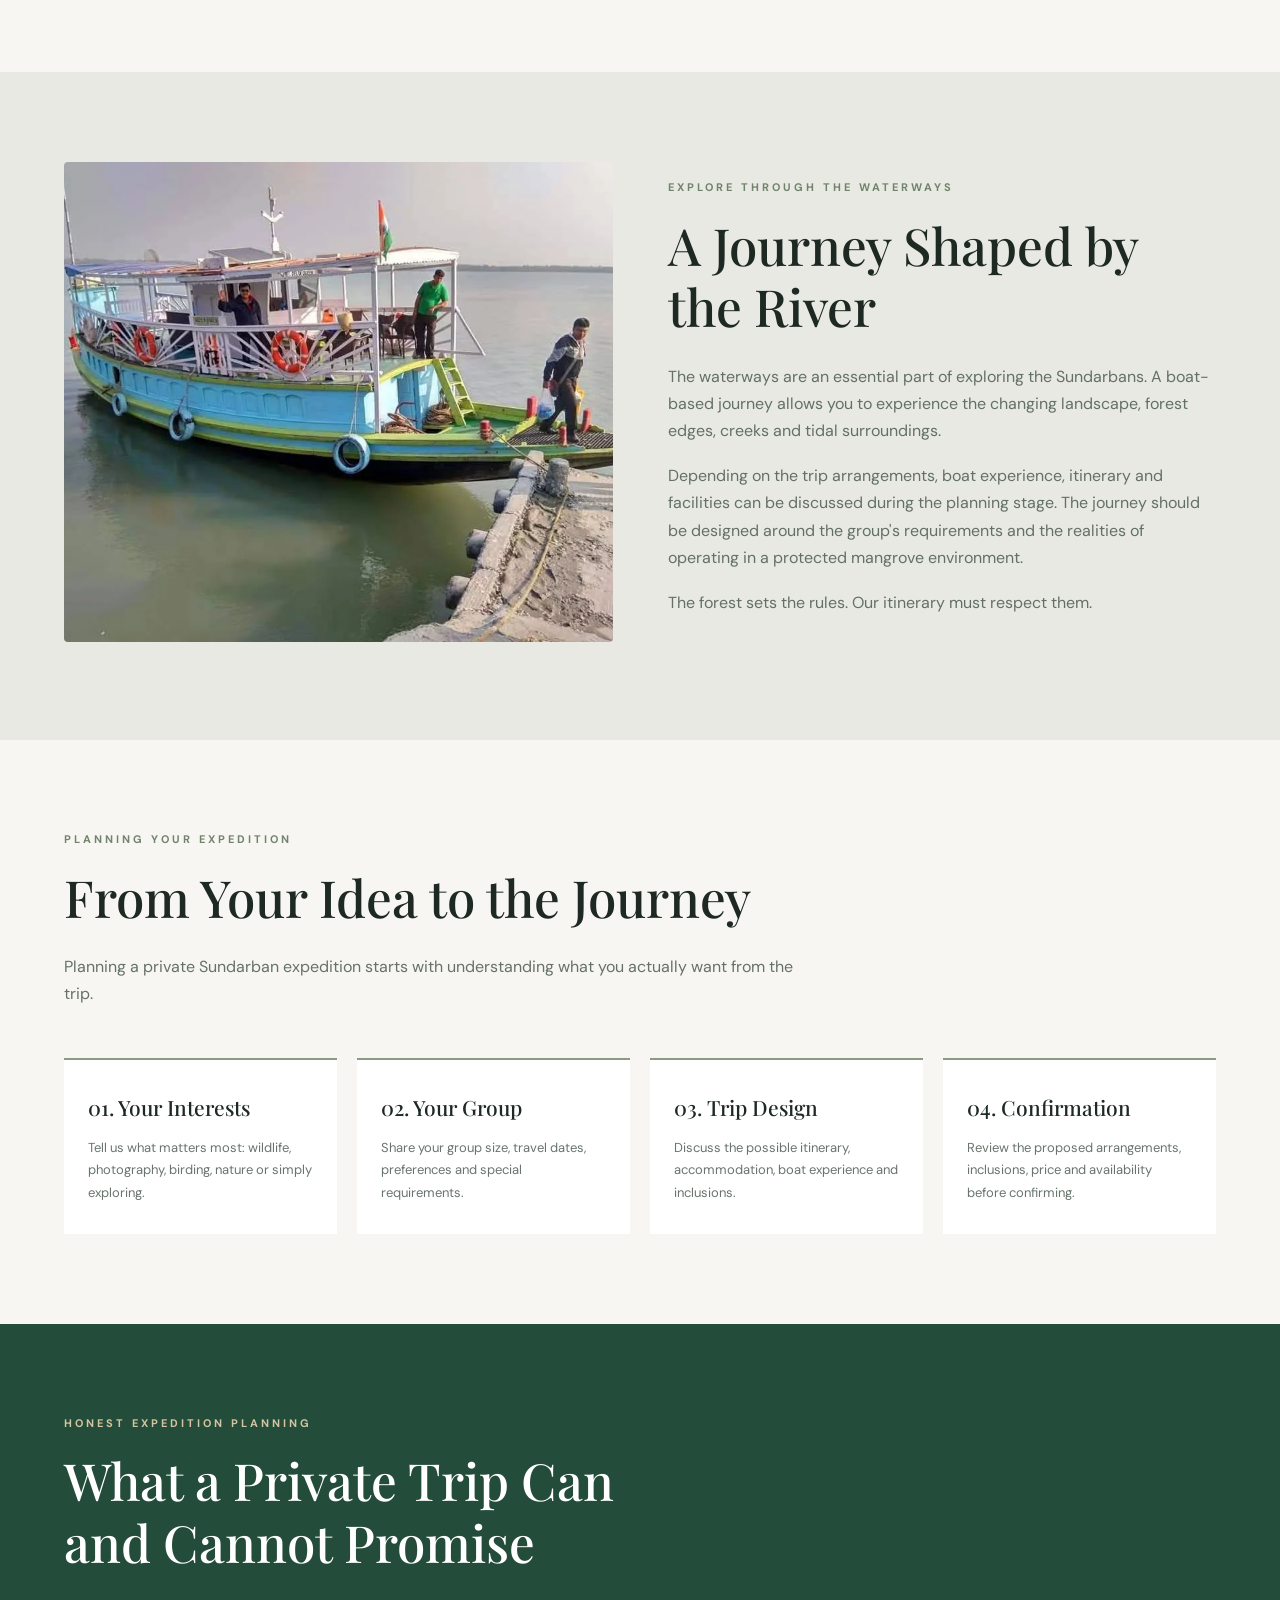
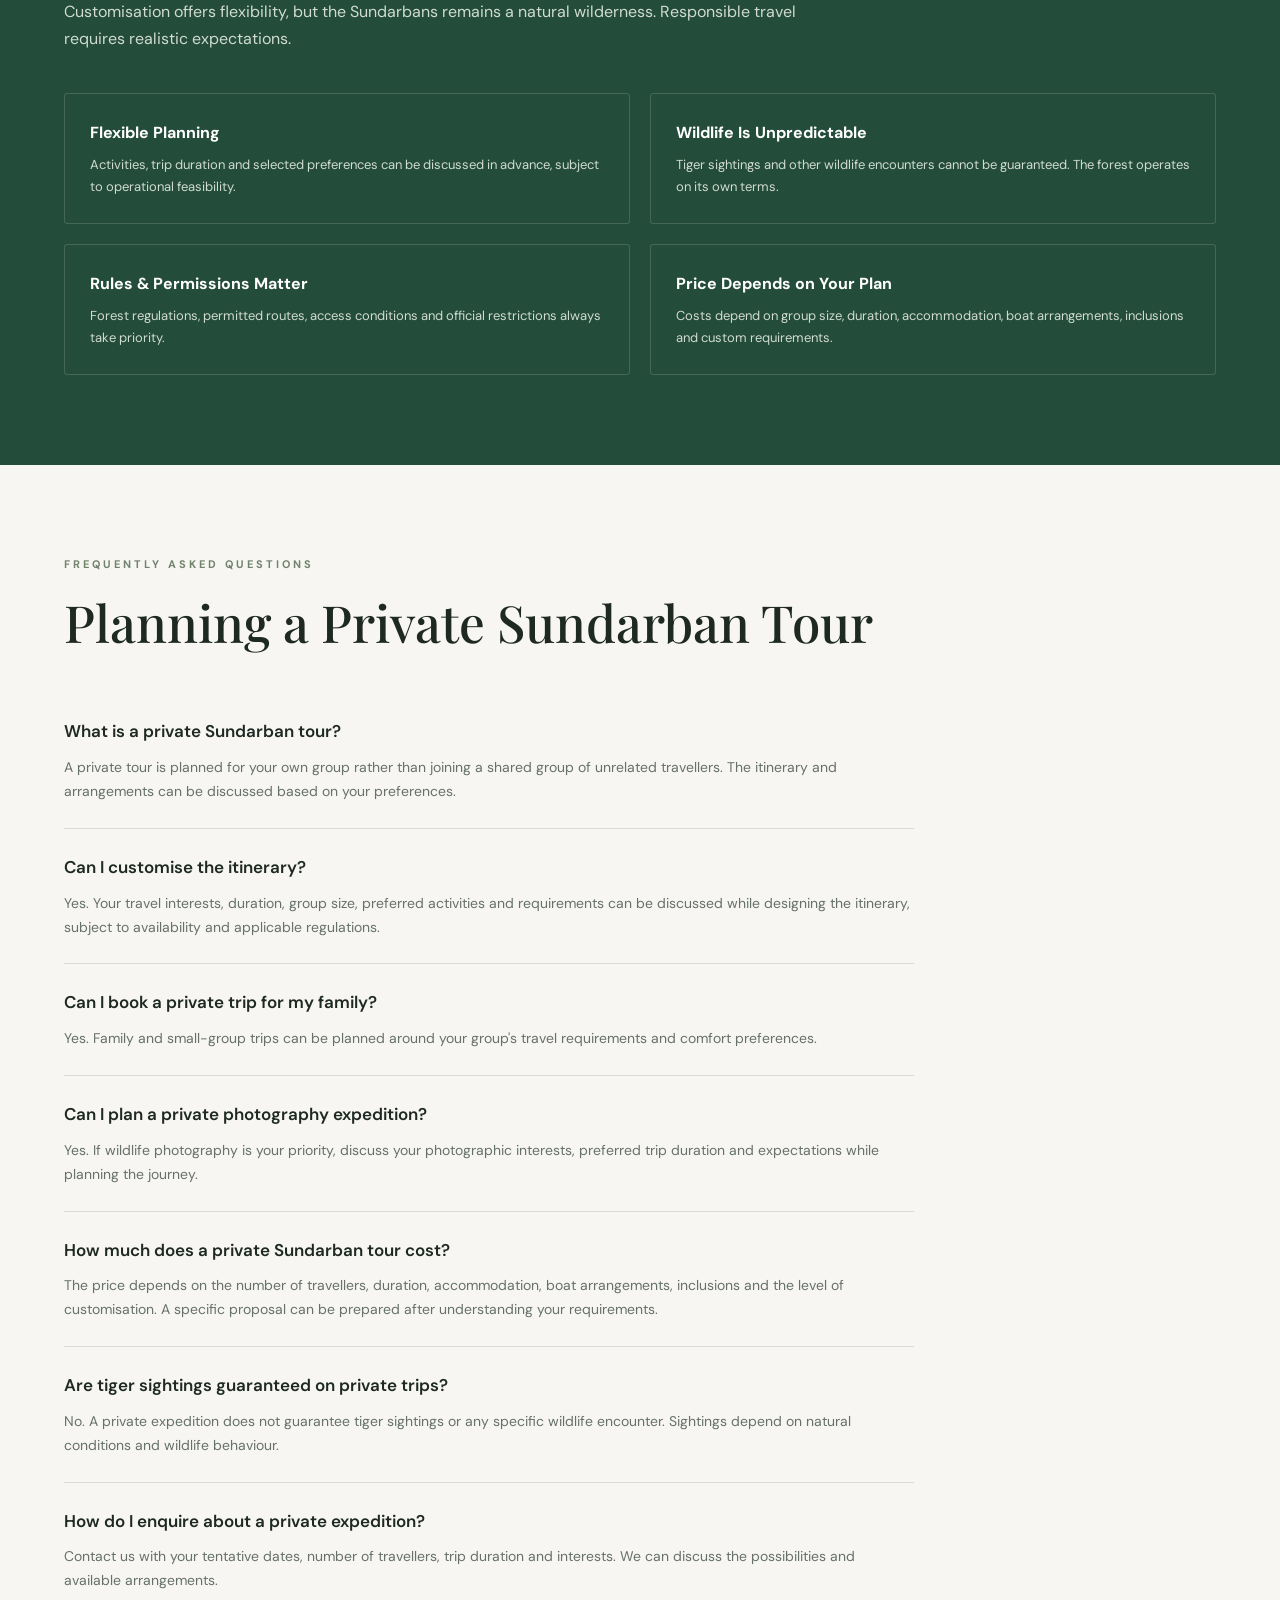
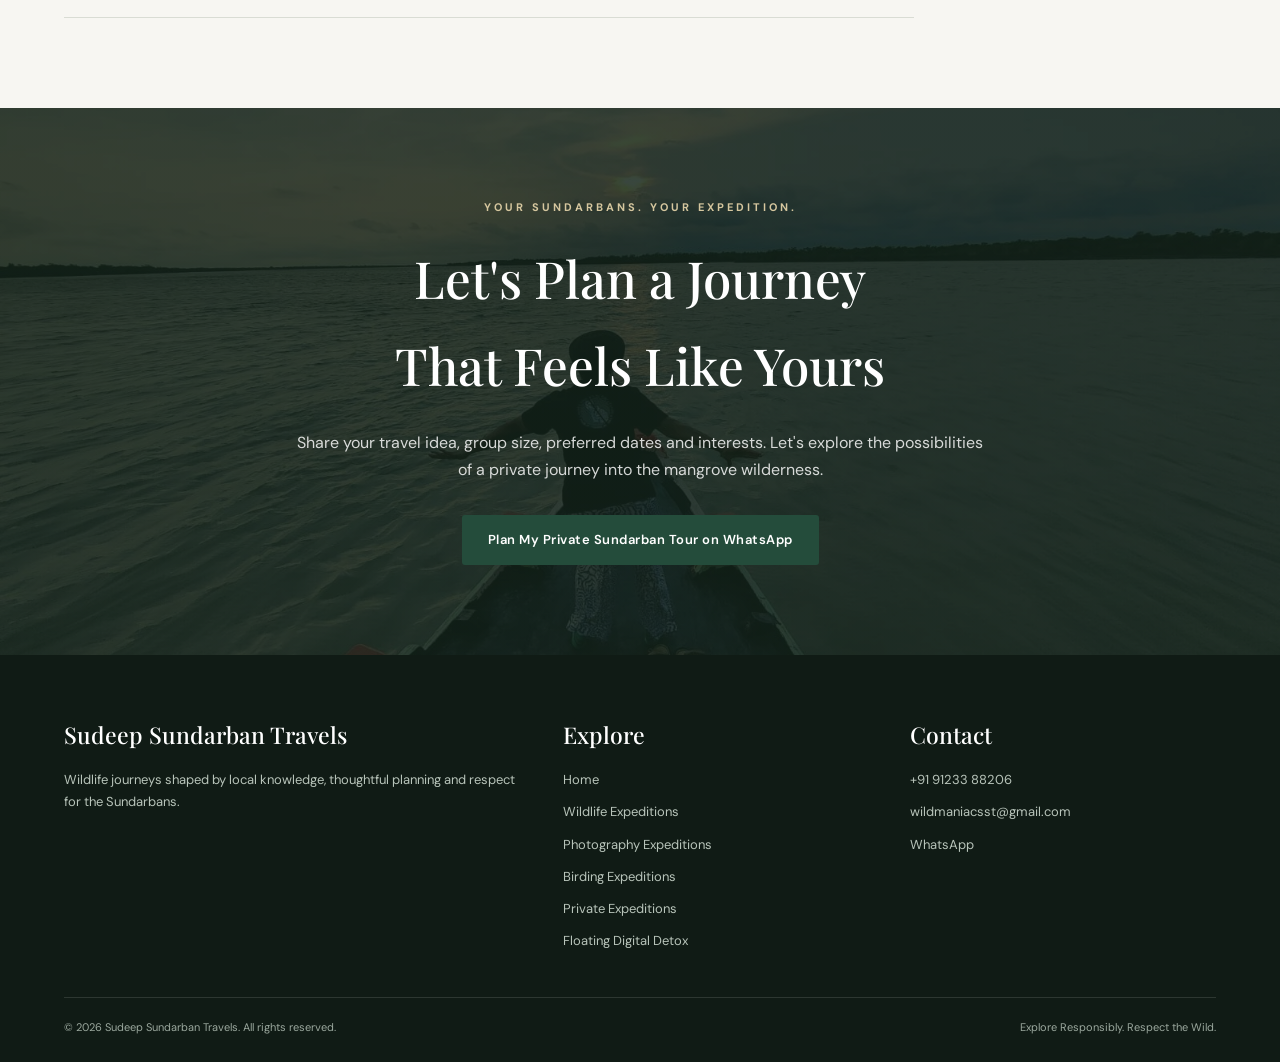
<file: private-sundarban-tour.html>
<!DOCTYPE html>
<html lang="en">
<head>
<meta charset="UTF-8">
<meta name="viewport" content="width=device-width, initial-scale=1.0">

<title>Private Sundarban Tour | Custom Wildlife Expedition</title>

<meta name="description" content="Plan a private Sundarban tour tailored to your group, travel interests and pace. Custom wildlife expeditions, photography trips, family journeys and private boat experiences with Sudeep Sundarban Travels.">

<meta name="keywords" content="private Sundarban tour, customised Sundarban tour, Sundarban private wildlife expedition, private boat Sundarban, family Sundarban tour, custom Sundarban travel">

<meta name="author" content="Sudeep Sundarban Travels">

<link rel="canonical" href="https://wildmaniacsst-cell.github.io/sudeep-sundarban-travels/private-sundarban-tour.html">

<meta name="robots" content="index, follow, max-image-preview:large">
<meta property="og:title" content="Private Sundarban Tour | Custom Wildlife Expedition">
<meta property="og:description" content="A Sundarban journey designed around your group, interests and pace.">
<meta property="og:image" content="https://wildmaniacsst-cell.github.io/sudeep-sundarban-travels/BOAT%209.webp">
<meta property="og:url" content="https://wildmaniacsst-cell.github.io/sudeep-sundarban-travels/private-sundarban-tour.html">
<meta property="og:type" content="website">

<meta property="og:site_name" content="Sudeep Sundarban Travels">
<meta name="twitter:card" content="summary_large_image">
<meta name="twitter:title" content="Private Sundarban Tour">
<meta name="twitter:description" content="Explore the Sundarbans on a customised private wildlife journey.">
<meta name="twitter:image" content="https://wildmaniacsst-cell.github.io/sudeep-sundarban-travels/BOAT%209.webp">

<link rel="preconnect" href="https://fonts.googleapis.com">
<link rel="preconnect" href="https://fonts.gstatic.com" crossorigin>
<link href="https://fonts.googleapis.com/css2?family=DM+Sans:wght@400;500;600;700&family=Playfair+Display:wght@400;500;600;700&display=swap" rel="stylesheet">

<style>

* {
    margin: 0;
    padding: 0;
    box-sizing: border-box;
}

html {
    scroll-behavior: smooth;
}

body {
    font-family: 'DM Sans', sans-serif;
    background: #f7f6f2;
    color: #1e2924;
    line-height: 1.7;
}

.private-page {
    overflow-x: clip;
}

.private-page a {
    text-decoration: none;
    color: inherit;
}

.private-container {
    width: 90%;
    max-width: 1200px;
    margin: auto;
}

.private-section {
    padding: 90px 0;
}

.private-eyebrow {
    text-transform: uppercase;
    letter-spacing: 3px;
    font-size: 11px;
    font-weight: 700;
    color: #71836c;
    margin-bottom: 18px;
}

.private-heading {
    font-family: 'Playfair Display', serif;
    font-size: clamp(32px, 4vw, 52px);
    font-weight: 500;
    line-height: 1.2;
    margin-bottom: 25px;
}

.private-text {
    color: #66716a;
    max-width: 760px;
    font-size: 16px;
}

.private-btn {
    display: inline-block;
    padding: 14px 26px;
    background: #244c3b;
    color: white !important;
    border-radius: 3px;
    font-size: 13px;
    font-weight: 600;
    letter-spacing: 0.5px;
    transition: 0.3s;
}

.private-btn:hover {
    background: #183829;
    transform: translateY(-2px);
}

.private-btn-outline {
    background: transparent;
    border: 1px solid rgba(255,255,255,0.65);
}

.private-btn-outline:hover {
    background: white;
    color: #1c3528 !important;
}

/* NAVIGATION */

.private-nav {
    background: #fff;
    padding: 18px 0;
    position: relative;
    z-index: 10;
}

.private-nav-inner {
    display: flex;
    align-items: center;
    justify-content: space-between;
    gap: 25px;
}

.private-logo {
    display: flex;
    flex-direction: column;
    line-height: 1.2;
}

.private-logo-main {
    font-size: 16px;
    font-weight: 700;
    letter-spacing: 2px;
}

.private-logo-sub {
    font-size: 10px;
    letter-spacing: 3px;
    color: #7c897e;
    margin-top: 4px;
}

.private-nav-links {
    display: flex;
    align-items: center;
    gap: 28px;
}

.private-nav-links a {
    font-size: 12px;
    font-weight: 600;
    color: #39483f;
}

.private-nav-links a:hover {
    color: #9a7c43;
}

.private-nav-cta {
    background: #244c3b;
    color: white !important;
    padding: 12px 20px;
    border-radius: 3px;
}

/* HERO */

.private-hero {
    min-height: 680px;
    height: 88vh;
    max-height: 900px;
    background:
        linear-gradient(
            90deg,
            rgba(12,25,18,0.83) 0%,
            rgba(12,25,18,0.55) 48%,
            rgba(12,25,18,0.12) 100%
        ),
        url('BOAT%209.webp') center / cover;
    display: flex;
    align-items: center;
    color: white;
}

.private-hero-content {
    max-width: 790px;
}

.private-hero .private-eyebrow {
    color: #d5c49b;
}

.private-hero h1 {
    font-family: 'Playfair Display', serif;
    font-size: clamp(45px, 7vw, 82px);
    font-weight: 500;
    line-height: 1.08;
    margin-bottom: 25px;
}

.private-hero p {
    font-size: 17px;
    max-width: 650px;
    color: rgba(255,255,255,0.86);
    margin-bottom: 35px;
}

.private-hero-buttons {
    display: flex;
    flex-wrap: wrap;
    gap: 14px;
}

/* INTRO */

.private-intro-grid {
    display: grid;
    grid-template-columns: 1fr 1fr;
    gap: 65px;
    align-items: center;
}

.private-intro-image {
    min-height: 480px;
    border-radius: 5px;
    overflow: hidden;
}

.private-intro-image img {
    width: 100%;
    height: 100%;
    min-height: 480px;
    object-fit: cover;
    display: block;
}

.private-intro-content p {
    margin-bottom: 18px;
    color: #66716a;
}

.private-highlight {
    border-left: 3px solid #a28a59;
    padding-left: 20px;
    margin-top: 30px;
    font-style: italic;
    color: #48574d;
}

/* PRIVATE TRAVEL BENEFITS */

.private-dark-section {
    background: #172a21;
    color: white;
}

.private-dark-section .private-eyebrow {
    color: #b7c6b1;
}

.private-dark-section .private-text {
    color: #c2cdc4;
}

.private-benefit-grid {
    display: grid;
    grid-template-columns: repeat(3, 1fr);
    gap: 25px;
    margin-top: 55px;
}

.private-benefit-card {
    background: #22382c;
    border: 1px solid rgba(255,255,255,0.07);
    padding: 35px;
    border-radius: 4px;
    transition: 0.3s;
}

.private-benefit-card:hover {
    transform: translateY(-4px);
}

.private-benefit-card h3 {
    font-family: 'Playfair Display', serif;
    font-size: 24px;
    font-weight: 500;
    margin-bottom: 15px;
}

.private-benefit-card p {
    font-size: 14px;
    color: #c3cec5;
}

/* CUSTOM OPTIONS */

.private-options-grid {
    display: grid;
    grid-template-columns: repeat(2, 1fr);
    gap: 30px;
    margin-top: 50px;
}

.private-option {
    padding: 34px;
    background: #eeede7;
    border-radius: 4px;
}

.private-option h3 {
    font-family: 'Playfair Display', serif;
    font-size: 25px;
    margin-bottom: 14px;
    font-weight: 500;
}

.private-option p {
    color: #657169;
    font-size: 14px;
}

/* EXPERIENCE IMAGE */

.private-image-section {
    background: #e8e9e2;
}

.private-image-grid {
    display: grid;
    grid-template-columns: 1fr 1fr;
    gap: 55px;
    align-items: center;
}

.private-image-grid img {
    width: 100%;
    height: 480px;
    object-fit: cover;
    border-radius: 4px;
}

.private-image-content p {
    color: #637068;
    margin-bottom: 18px;
}

/* JOURNEY PLANNING */

.private-planning-grid {
    display: grid;
    grid-template-columns: repeat(4, 1fr);
    gap: 20px;
    margin-top: 50px;
}

.private-planning-item {
    padding: 30px 24px;
    border-top: 2px solid #8b9a83;
    background: #fff;
}

.private-planning-item h3 {
    font-family: 'Playfair Display', serif;
    font-size: 21px;
    font-weight: 500;
    margin-bottom: 12px;
}

.private-planning-item p {
    color: #69746d;
    font-size: 13px;
}

/* REALISTIC EXPECTATIONS */

.private-expectations {
    background: #244c3b;
    color: white;
}

.private-expectations .private-eyebrow {
    color: #d3c59e;
}

.private-expectations .private-text {
    color: #d0dbd1;
}

.private-expectations-grid {
    display: grid;
    grid-template-columns: 1fr 1fr;
    gap: 20px;
    margin-top: 40px;
}

.private-expectation-item {
    border: 1px solid rgba(255,255,255,0.15);
    padding: 25px;
    border-radius: 3px;
}

.private-expectation-item h3 {
    font-size: 16px;
    margin-bottom: 8px;
}

.private-expectation-item p {
    font-size: 13px;
    color: #d0dbd1;
}

/* FAQ */

.private-faq-list {
    margin-top: 40px;
    max-width: 850px;
}

.private-faq-item {
    border-bottom: 1px solid #d9dcd4;
    padding: 24px 0;
}

.private-faq-item h3 {
    font-size: 17px;
    margin-bottom: 10px;
    font-weight: 600;
}

.private-faq-item p {
    color: #66716a;
    font-size: 14px;
}

/* CTA */

.private-cta {
    background:
        linear-gradient(rgba(19,35,26,0.84),rgba(19,35,26,0.84)),
        url('sundarban%202.webp') center / cover;
    color: white;
    text-align: center;
}

.private-cta .private-eyebrow {
    color: #d6c79f;
}

.private-cta h2 {
    font-family: 'Playfair Display', serif;
    font-size: clamp(34px, 4vw, 54px);
    font-weight: 500;
    margin-bottom: 20px;
}

.private-cta p {
    max-width: 700px;
    margin: 0 auto 32px;
    color: rgba(255,255,255,0.82);
}

/* FOOTER */

.private-footer {
    background: #101b15;
    color: white;
    padding: 60px 0 25px;
}

.private-footer-grid {
    display: grid;
    grid-template-columns: 1.5fr 1fr 1fr;
    gap: 40px;
    margin-bottom: 45px;
}

.private-footer h3 {
    font-family: 'Playfair Display', serif;
    font-size: 23px;
    font-weight: 500;
    margin-bottom: 15px;
}

.private-footer p,
.private-footer a {
    color: #b8c4ba;
    font-size: 13px;
}

.private-footer-links {
    display: flex;
    flex-direction: column;
    gap: 10px;
}

.private-footer a:hover {
    color: white;
}

.private-footer-bottom {
    border-top: 1px solid rgba(255,255,255,0.12);
    padding-top: 20px;
    display: flex;
    justify-content: space-between;
    gap: 20px;
    flex-wrap: wrap;
    font-size: 11px;
    color: #9ba89e;
}

/* RESPONSIVE */

@media (max-width: 900px) {

    .private-nav-links {
        gap: 15px;
    }

    .private-nav-links a {
        font-size: 11px;
    }

    .private-intro-grid,
    .private-image-grid {
        gap: 35px;
    }

    .private-benefit-grid {
        grid-template-columns: repeat(2, 1fr);
    }

    .private-planning-grid {
        grid-template-columns: repeat(2, 1fr);
    }
}

@media (max-width: 650px) {

    .private-container {
        width: 88%;
    }

    .private-section {
        padding: 65px 0;
    }

    .private-nav {
        padding: 16px 0;
    }

    .private-nav-inner {
        flex-direction: column;
        align-items: flex-start;
        gap: 18px;
    }

    .private-nav-links {
        width: 100%;
        overflow-x: auto;
        padding-bottom: 8px;
        white-space: nowrap;
        gap: 18px;
    }

    .private-nav-cta {
        display: none;
    }

    .private-hero {
        min-height: 620px;
        height: 78vh;
        background-position: center;
    }

    .private-hero h1 {
        font-size: 46px;
    }

    .private-hero p {
        font-size: 15px;
    }

    .private-intro-grid,
    .private-image-grid {
        grid-template-columns: 1fr;
    }

    .private-intro-image,
    .private-intro-image img {
        min-height: 350px;
    }

    .private-benefit-grid {
        grid-template-columns: 1fr;
    }

    .private-options-grid {
        grid-template-columns: 1fr;
    }

    .private-image-grid img {
        height: 350px;
    }

    .private-planning-grid {
        grid-template-columns: 1fr 1fr;
        gap: 12px;
    }

    .private-planning-item {
        padding: 22px 18px;
    }

    .private-expectations-grid {
        grid-template-columns: 1fr;
    }

    .private-footer-grid {
        grid-template-columns: 1fr;
        gap: 30px;
    }

    .private-footer-bottom {
        flex-direction: column;
        gap: 8px;
    }
}


.private-logo-lockup { display:flex; flex-direction:row; align-items:center; gap:12px; }
.private-logo-image { width:56px; height:56px; object-fit:contain; flex-shrink:0; }
.private-logo-text { display:flex; flex-direction:column; line-height:1.2; }
@media(max-width:600px){ .private-logo-image { width:42px; height:42px; } .private-logo-lockup { gap:8px; } .private-logo-main { font-size:14px; } .private-logo-sub { font-size:9px; letter-spacing:2px; } }
</style>
</head>

<body class="private-page">

<!-- NAVIGATION -->

<header class="private-nav">
<div class="private-container private-nav-inner">

<a href="index.html" class="private-logo private-logo-lockup">
<img src="logo.webp" alt="Sudeep Sundarban Travels logo" class="private-logo-image" width="56" height="56" loading="eager" decoding="async">
<span class="private-logo-text"><span class="private-logo-main">SUDEEP</span><span class="private-logo-sub">SUNDARBAN TRAVELS</span></span>
</a>

<nav class="private-nav-links">
<a href="index.html">Home</a>
<a href="sundarban-wildlife-expedition.html">Wildlife</a>
<a href="sundarban-wildlife-photography-tour.html">Photography</a>
<a href="sundarban-birding-expedition.html">Birding</a>
<a href="#private-contact">Contact</a>
</nav>

<a href="#private-contact" class="private-nav-cta">Plan Your Journey</a>

</div>
</header>


<!-- HERO -->

<section class="private-hero">
<div class="private-container">
<div class="private-hero-content">

<div class="private-eyebrow">Your Journey. Your Pace. Your Sundarbans.</div>

<h1>A Private Journey<br>Into the Wild</h1>

<p>
Not every traveller wants the same itinerary.
Plan a private Sundarban journey shaped around your group,
interests, comfort, available time and way of experiencing nature.
</p>

<div class="private-hero-buttons">
<a href="#private-contact" class="private-btn">Design Your Private Trip</a>
<a href="#private-experience" class="private-btn private-btn-outline">Discover the Possibilities</a>
</div>

</div>
</div>
</section>


<!-- INTRODUCTION -->

<section class="private-section">
<div class="private-container private-intro-grid">

<div class="private-intro-image">
<img fetchpriority="high" decoding="async" src="sundarban%202.webp"
alt="Sundarbans waterways and mangrove wilderness"
loading="eager">
</div>

<div class="private-intro-content">

<div class="private-eyebrow">Travel Beyond Fixed Packages</div>

<h2 class="private-heading">The Sundarbans, Your Way</h2>

<p>
A private expedition allows you to experience the Sundarbans
without feeling tied to a one-size-fits-all travel plan.
Your journey can be shaped around your group size, interests,
travel dates, comfort preferences and the kind of experience
you wish to have.
</p>

<p>
Whether you are travelling with family, friends, fellow photographers
or simply looking for a quieter escape into nature, we can discuss
a journey that suits your expectations.
</p>

<p>
The focus is on thoughtful planning, local knowledge and
experiencing the mangrove landscape at a pace that works
for your group.
</p>

<div class="private-highlight">
A private trip is not about rushing through more places.
It is about making the journey more meaningful to your group.
</div>

</div>
</div>
</section>


<!-- WHY PRIVATE -->

<section class="private-section private-dark-section" id="private-experience">
<div class="private-container">

<div class="private-eyebrow">A More Personal Experience</div>

<h2 class="private-heading">Why Choose a Private Expedition?</h2>

<p class="private-text">
A private journey offers greater flexibility in planning and
allows your group to focus on what matters most to you.
</p>

<div class="private-benefit-grid">

<div class="private-benefit-card">
<h3>Your Own Group</h3>
<p>
Travel with family, friends or your own group without joining
unrelated travellers. Your journey is planned around your group.
</p>
</div>

<div class="private-benefit-card">
<h3>Flexible Interests</h3>
<p>
Wildlife, photography, birding, nature exploration or a combination
of interests can be discussed while planning your itinerary.
</p>
</div>

<div class="private-benefit-card">
<h3>A Personalised Pace</h3>
<p>
Discuss the duration, preferred activities, comfort requirements
and overall rhythm of your journey before travelling.
</p>
</div>

<div class="private-benefit-card">
<h3>Family-Friendly Planning</h3>
<p>
Plan a journey that considers the needs of family members,
travel companions, age groups and personal comfort.
</p>
</div>

<div class="private-benefit-card">
<h3>Photography-Focused Travel</h3>
<p>
Discuss your photographic interests and plan the expedition
around wildlife observation, natural light and photography opportunities.
</p>
</div>

<div class="private-benefit-card">
<h3>Local Perspective</h3>
<p>
Experience the Sundarbans through regional knowledge,
practical expedition planning and an understanding of its
changing natural environment.
</p>
</div>

</div>
</div>
</section>


<!-- CUSTOM JOURNEY OPTIONS -->

<section class="private-section">
<div class="private-container">

<div class="private-eyebrow">Build Your Own Experience</div>

<h2 class="private-heading">What Can Be Customised?</h2>

<p class="private-text">
Your private trip can be discussed and designed around your
travel priorities. The final itinerary depends on availability,
operational conditions, permits and the nature of the journey.
</p>

<div class="private-options-grid">

<div class="private-option">
<h3>Wildlife Exploration</h3>
<p>
For travellers interested in mangrove landscapes, wildlife observation,
forest waterways and the unpredictable experience of exploring
a natural habitat.
</p>
</div>

<div class="private-option">
<h3>Wildlife Photography</h3>
<p>
For photographers who want to prioritise photography, observation,
boat-based exploration and time in the field.
</p>
</div>

<div class="private-option">
<h3>Birding & Nature</h3>
<p>
For birdwatchers and nature enthusiasts interested in exploring
mangrove habitats, birds, waterways and the ecological character
of the Sundarbans.
</p>
</div>

<div class="private-option">
<h3>Family & Friends</h3>
<p>
For families or private groups who want to travel together,
enjoy the landscape and plan a journey around their collective
interests and comfort.
</p>
</div>

</div>
</div>
</section>


<!-- PRIVATE BOAT EXPERIENCE -->

<section class="private-section private-image-section">
<div class="private-container private-image-grid">

<div>
<img decoding="async" src="BOAT%2011.webp"
alt="Private boat journey through the Sundarbans on a traditional wooden vessel"
loading="lazy">
</div>

<div class="private-image-content">

<div class="private-eyebrow">Explore Through the Waterways</div>

<h2 class="private-heading">A Journey Shaped by the River</h2>

<p>
The waterways are an essential part of exploring the Sundarbans.
A boat-based journey allows you to experience the changing
landscape, forest edges, creeks and tidal surroundings.
</p>

<p>
Depending on the trip arrangements, boat experience, itinerary
and facilities can be discussed during the planning stage.
The journey should be designed around the group's requirements
and the realities of operating in a protected mangrove environment.
</p>

<p>
The forest sets the rules. Our itinerary must respect them.
</p>

</div>
</div>
</section>


<!-- PLANNING PROCESS -->

<section class="private-section">
<div class="private-container">

<div class="private-eyebrow">Planning Your Expedition</div>

<h2 class="private-heading">From Your Idea to the Journey</h2>

<p class="private-text">
Planning a private Sundarban expedition starts with understanding
what you actually want from the trip.
</p>

<div class="private-planning-grid">

<div class="private-planning-item">
<h3>01. Your Interests</h3>
<p>Tell us what matters most: wildlife, photography, birding, nature or simply exploring.</p>
</div>

<div class="private-planning-item">
<h3>02. Your Group</h3>
<p>Share your group size, travel dates, preferences and special requirements.</p>
</div>

<div class="private-planning-item">
<h3>03. Trip Design</h3>
<p>Discuss the possible itinerary, accommodation, boat experience and inclusions.</p>
</div>

<div class="private-planning-item">
<h3>04. Confirmation</h3>
<p>Review the proposed arrangements, inclusions, price and availability before confirming.</p>
</div>

</div>
</div>
</section>


<!-- EXPECTATIONS -->

<section class="private-section private-expectations">
<div class="private-container">

<div class="private-eyebrow">Honest Expedition Planning</div>

<h2 class="private-heading">What a Private Trip Can<br>and Cannot Promise</h2>

<p class="private-text">
Customisation offers flexibility, but the Sundarbans remains
a natural wilderness. Responsible travel requires realistic
expectations.
</p>

<div class="private-expectations-grid">

<div class="private-expectation-item">
<h3>Flexible Planning</h3>
<p>
Activities, trip duration and selected preferences can be
discussed in advance, subject to operational feasibility.
</p>
</div>

<div class="private-expectation-item">
<h3>Wildlife Is Unpredictable</h3>
<p>
Tiger sightings and other wildlife encounters cannot be guaranteed.
The forest operates on its own terms.
</p>
</div>

<div class="private-expectation-item">
<h3>Rules & Permissions Matter</h3>
<p>
Forest regulations, permitted routes, access conditions and
official restrictions always take priority.
</p>
</div>

<div class="private-expectation-item">
<h3>Price Depends on Your Plan</h3>
<p>
Costs depend on group size, duration, accommodation,
boat arrangements, inclusions and custom requirements.
</p>
</div>

</div>
</div>
</section>


<!-- FAQ -->

<section class="private-section">
<div class="private-container">

<div class="private-eyebrow">Frequently Asked Questions</div>

<h2 class="private-heading">Planning a Private Sundarban Tour</h2>

<div class="private-faq-list">

<div class="private-faq-item">
<h3>What is a private Sundarban tour?</h3>
<p>
A private tour is planned for your own group rather than
joining a shared group of unrelated travellers. The itinerary
and arrangements can be discussed based on your preferences.
</p>
</div>

<div class="private-faq-item">
<h3>Can I customise the itinerary?</h3>
<p>
Yes. Your travel interests, duration, group size, preferred
activities and requirements can be discussed while designing
the itinerary, subject to availability and applicable regulations.
</p>
</div>

<div class="private-faq-item">
<h3>Can I book a private trip for my family?</h3>
<p>
Yes. Family and small-group trips can be planned around
your group's travel requirements and comfort preferences.
</p>
</div>

<div class="private-faq-item">
<h3>Can I plan a private photography expedition?</h3>
<p>
Yes. If wildlife photography is your priority, discuss your
photographic interests, preferred trip duration and expectations
while planning the journey.
</p>
</div>

<div class="private-faq-item">
<h3>How much does a private Sundarban tour cost?</h3>
<p>
The price depends on the number of travellers, duration,
accommodation, boat arrangements, inclusions and the level
of customisation. A specific proposal can be prepared after
understanding your requirements.
</p>
</div>

<div class="private-faq-item">
<h3>Are tiger sightings guaranteed on private trips?</h3>
<p>
No. A private expedition does not guarantee tiger sightings
or any specific wildlife encounter. Sightings depend on
natural conditions and wildlife behaviour.
</p>
</div>

<div class="private-faq-item">
<h3>How do I enquire about a private expedition?</h3>
<p>
Contact us with your tentative dates, number of travellers,
trip duration and interests. We can discuss the possibilities
and available arrangements.
</p>
</div>

</div>
</div>
</section>


<!-- CTA -->

<section class="private-section private-cta" id="private-contact">
<div class="private-container">

<div class="private-eyebrow">Your Sundarbans. Your Expedition.</div>

<h2>Let's Plan a Journey<br>That Feels Like Yours</h2>

<p>
Share your travel idea, group size, preferred dates and interests.
Let's explore the possibilities of a private journey into the
mangrove wilderness.
</p>

<a href="https://wa.me/919123388206?text=Hello%2C%20I%20am%20interested%20in%20planning%20a%20Private%20Sundarban%20Tour."
class="private-btn" target="_blank" rel="noopener">
Plan My Private Sundarban Tour on WhatsApp
</a>

</div>
</section>


<!-- FOOTER -->

<footer class="private-footer">
<div class="private-container">

<div class="private-footer-grid">

<div>
<h3>Sudeep Sundarban Travels</h3>
<p>
Wildlife journeys shaped by local knowledge, thoughtful planning
and respect for the Sundarbans.
</p>
</div>

<div>
<h3>Explore</h3>
<div class="private-footer-links">
<a href="index.html">Home</a>
<a href="sundarban-wildlife-expedition.html">Wildlife Expeditions</a>
<a href="sundarban-wildlife-photography-tour.html">Photography Expeditions</a>
<a href="sundarban-birding-expedition.html">Birding Expeditions</a>
<a href="private-sundarban-tour.html">Private Expeditions</a>
<a href="floating-digital-detox-sundarbans.html">Floating Digital Detox</a>
</div>
</div>

<div>
<h3>Contact</h3>
<div class="private-footer-links">
<a href="tel:+919123388206">+91 91233 88206</a>
<a href="mailto:wildmaniacsst@gmail.com">wildmaniacsst@gmail.com</a>
<a href="https://wa.me/919123388206" target="_blank" rel="noopener">WhatsApp</a>
</div>
</div>

</div>

<div class="private-footer-bottom">
<span>© 2026 Sudeep Sundarban Travels. All rights reserved.</span>
<span>Explore Responsibly. Respect the Wild.</span>
</div>

</div>
</footer>


<!-- STRUCTURED DATA -->

<script type="application/ld+json">
{
  "@context": "https://schema.org",
  "@type": "TouristTrip",
  "name": "Private Sundarban Wildlife Expedition",
  "description": "A customised private journey in the Sundarbans planned around group interests, travel preferences, wildlife exploration, photography and birding.",
  "touristType": [
    "Wildlife Enthusiasts",
    "Families",
    "Private Groups",
    "Wildlife Photographers",
    "Birdwatchers"
  ],
  "provider": {
    "@type": "TravelAgency",
    "name": "Sudeep Sundarban Travels",
    "url": "https://wildmaniacsst-cell.github.io/sudeep-sundarban-travels/"
  },
  "url": "https://wildmaniacsst-cell.github.io/sudeep-sundarban-travels/private-sundarban-tour.html"
}
</script>

<script type="application/ld+json">
{
  "@context": "https://schema.org",
  "@type": "FAQPage",
  "mainEntity": [
    {
      "@type": "Question",
      "name": "What is a private Sundarban tour?",
      "acceptedAnswer": {
        "@type": "Answer",
        "text": "A private tour is planned for your own group rather than joining a shared group of unrelated travellers. The itinerary and arrangements can be discussed based on your preferences."
      }
    },
    {
      "@type": "Question",
      "name": "Can I customise my Sundarban itinerary?",
      "acceptedAnswer": {
        "@type": "Answer",
        "text": "Travel interests, duration, group size, preferred activities and requirements can be discussed while designing the itinerary, subject to availability and applicable regulations."
      }
    },
    {
      "@type": "Question",
      "name": "Can I plan a private photography expedition?",
      "acceptedAnswer": {
        "@type": "Answer",
        "text": "Yes. Wildlife photography interests, preferred trip duration and expectations can be discussed while planning the journey."
      }
    },
    {
      "@type": "Question",
      "name": "Are tiger sightings guaranteed on private Sundarban trips?",
      "acceptedAnswer": {
        "@type": "Answer",
        "text": "No. A private expedition does not guarantee tiger sightings or any specific wildlife encounter. Sightings depend on natural conditions and wildlife behaviour."
      }
    }
  ]
}
</script>

</body>
</html>
</file>
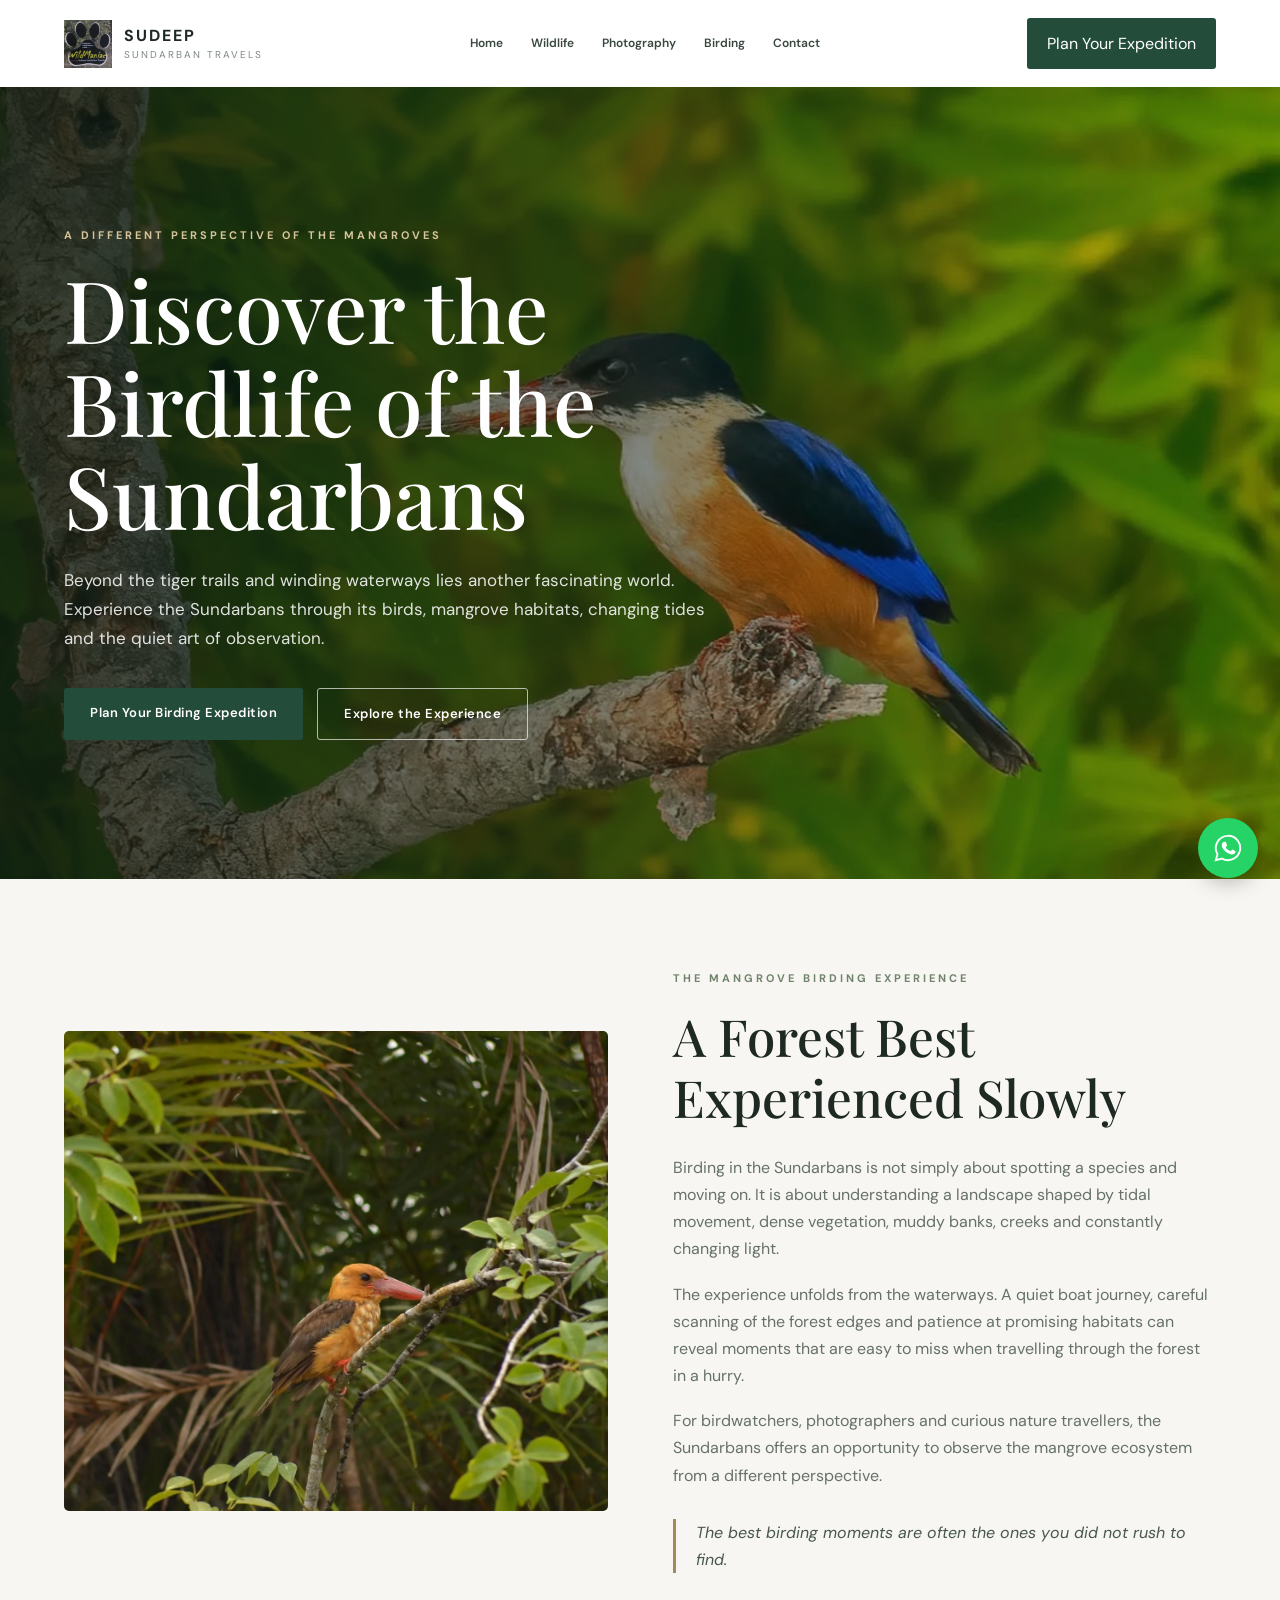
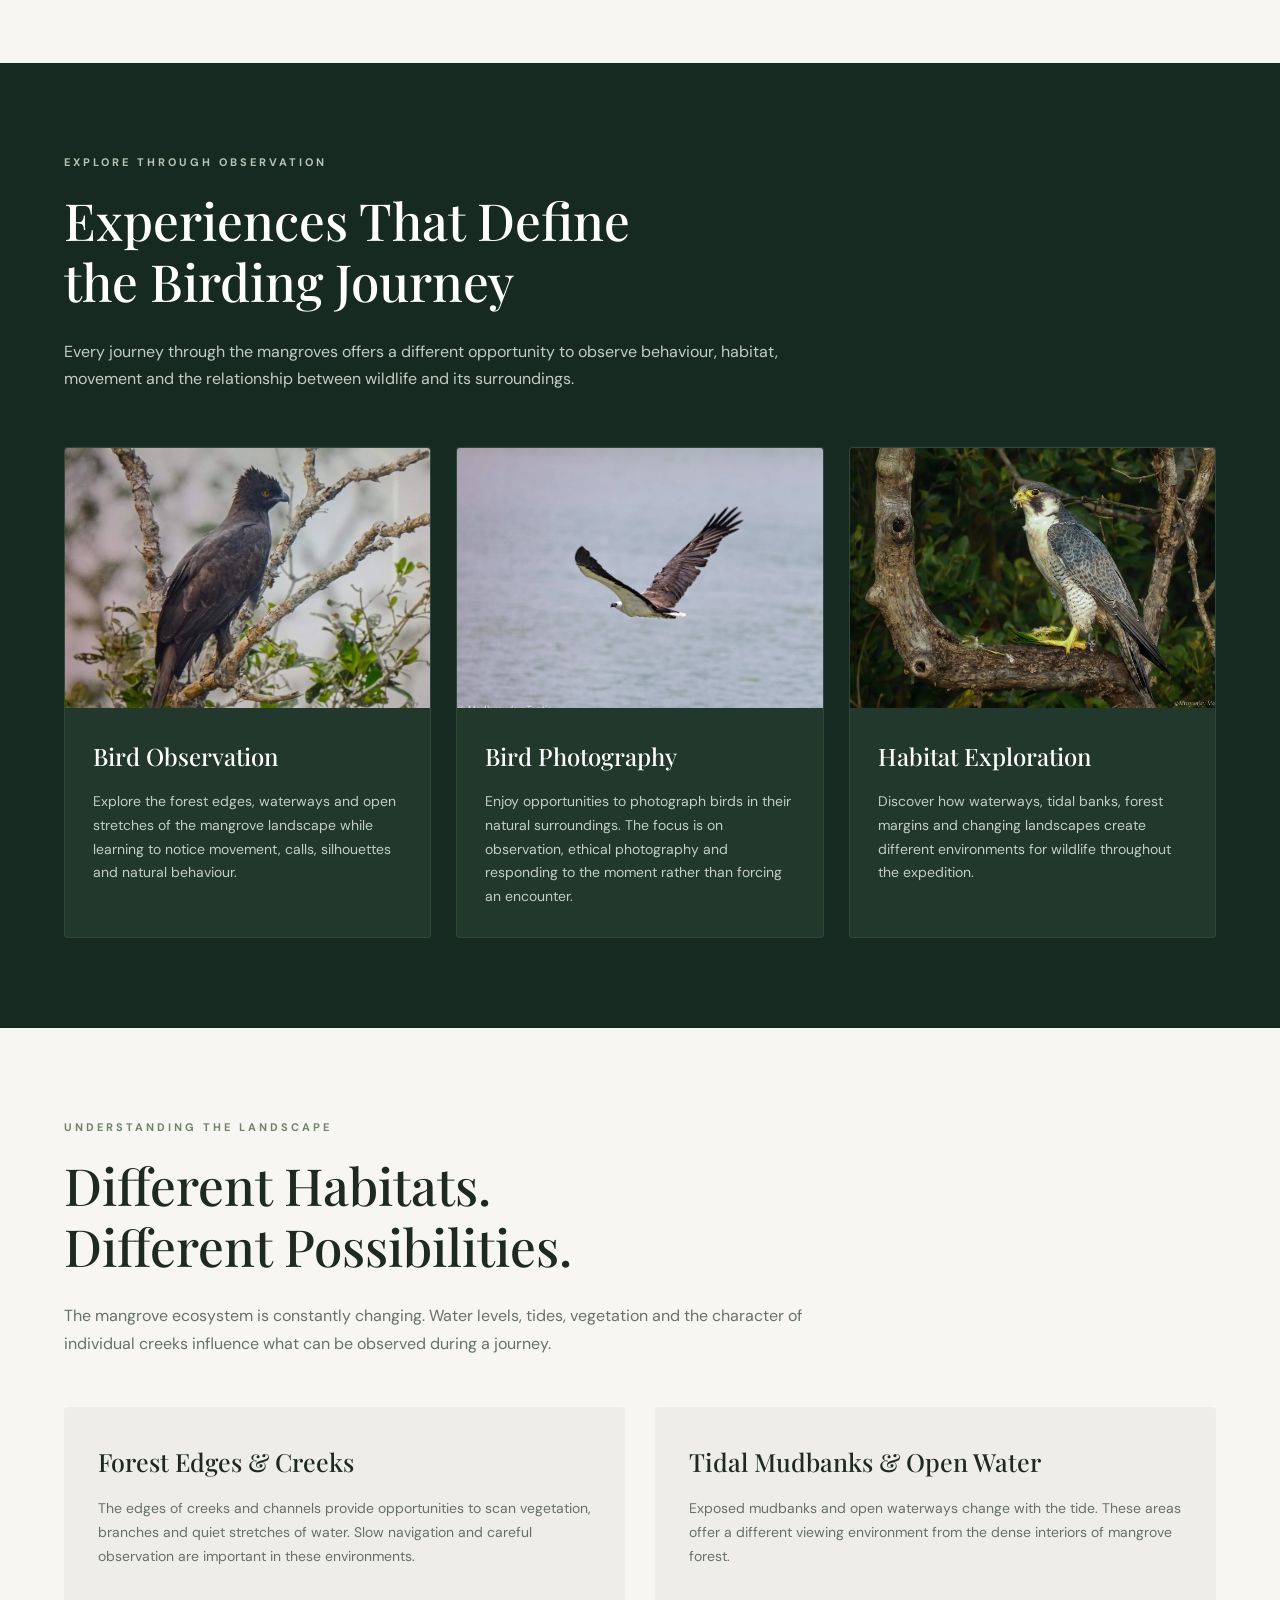
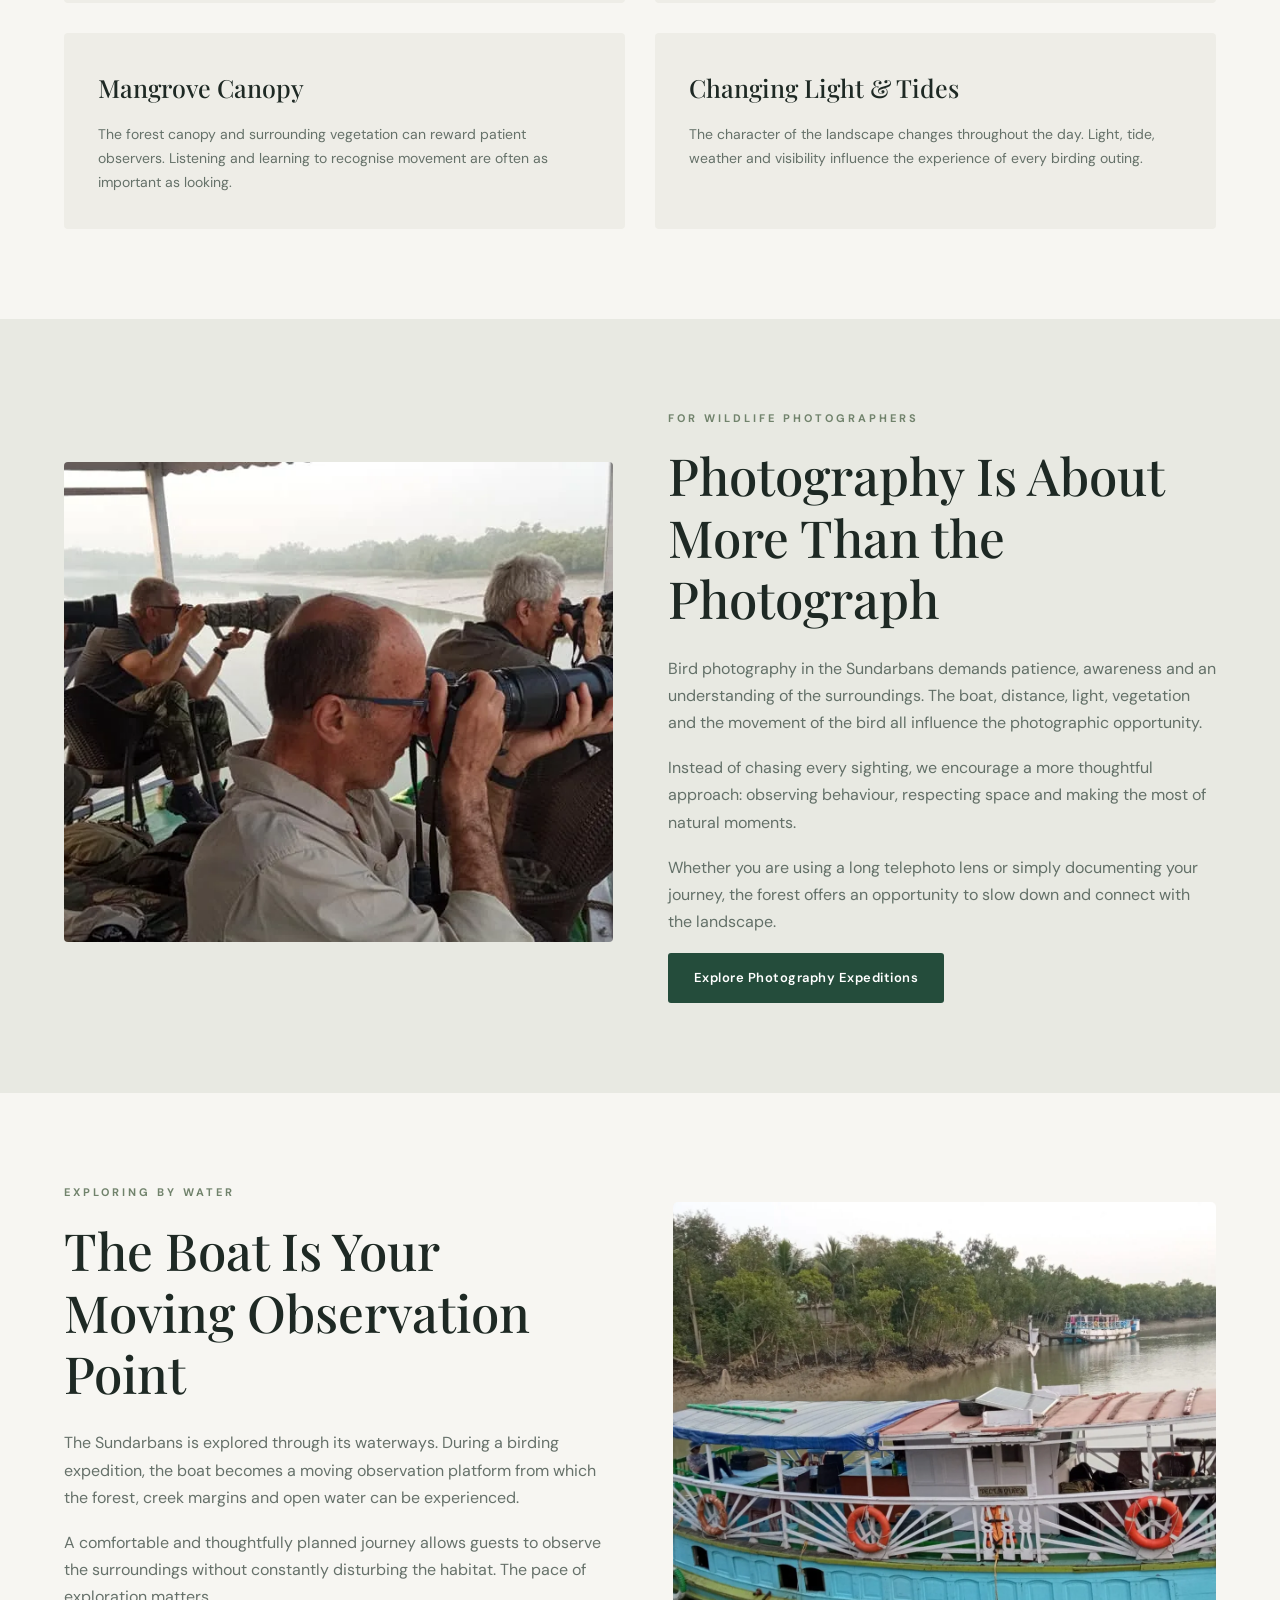
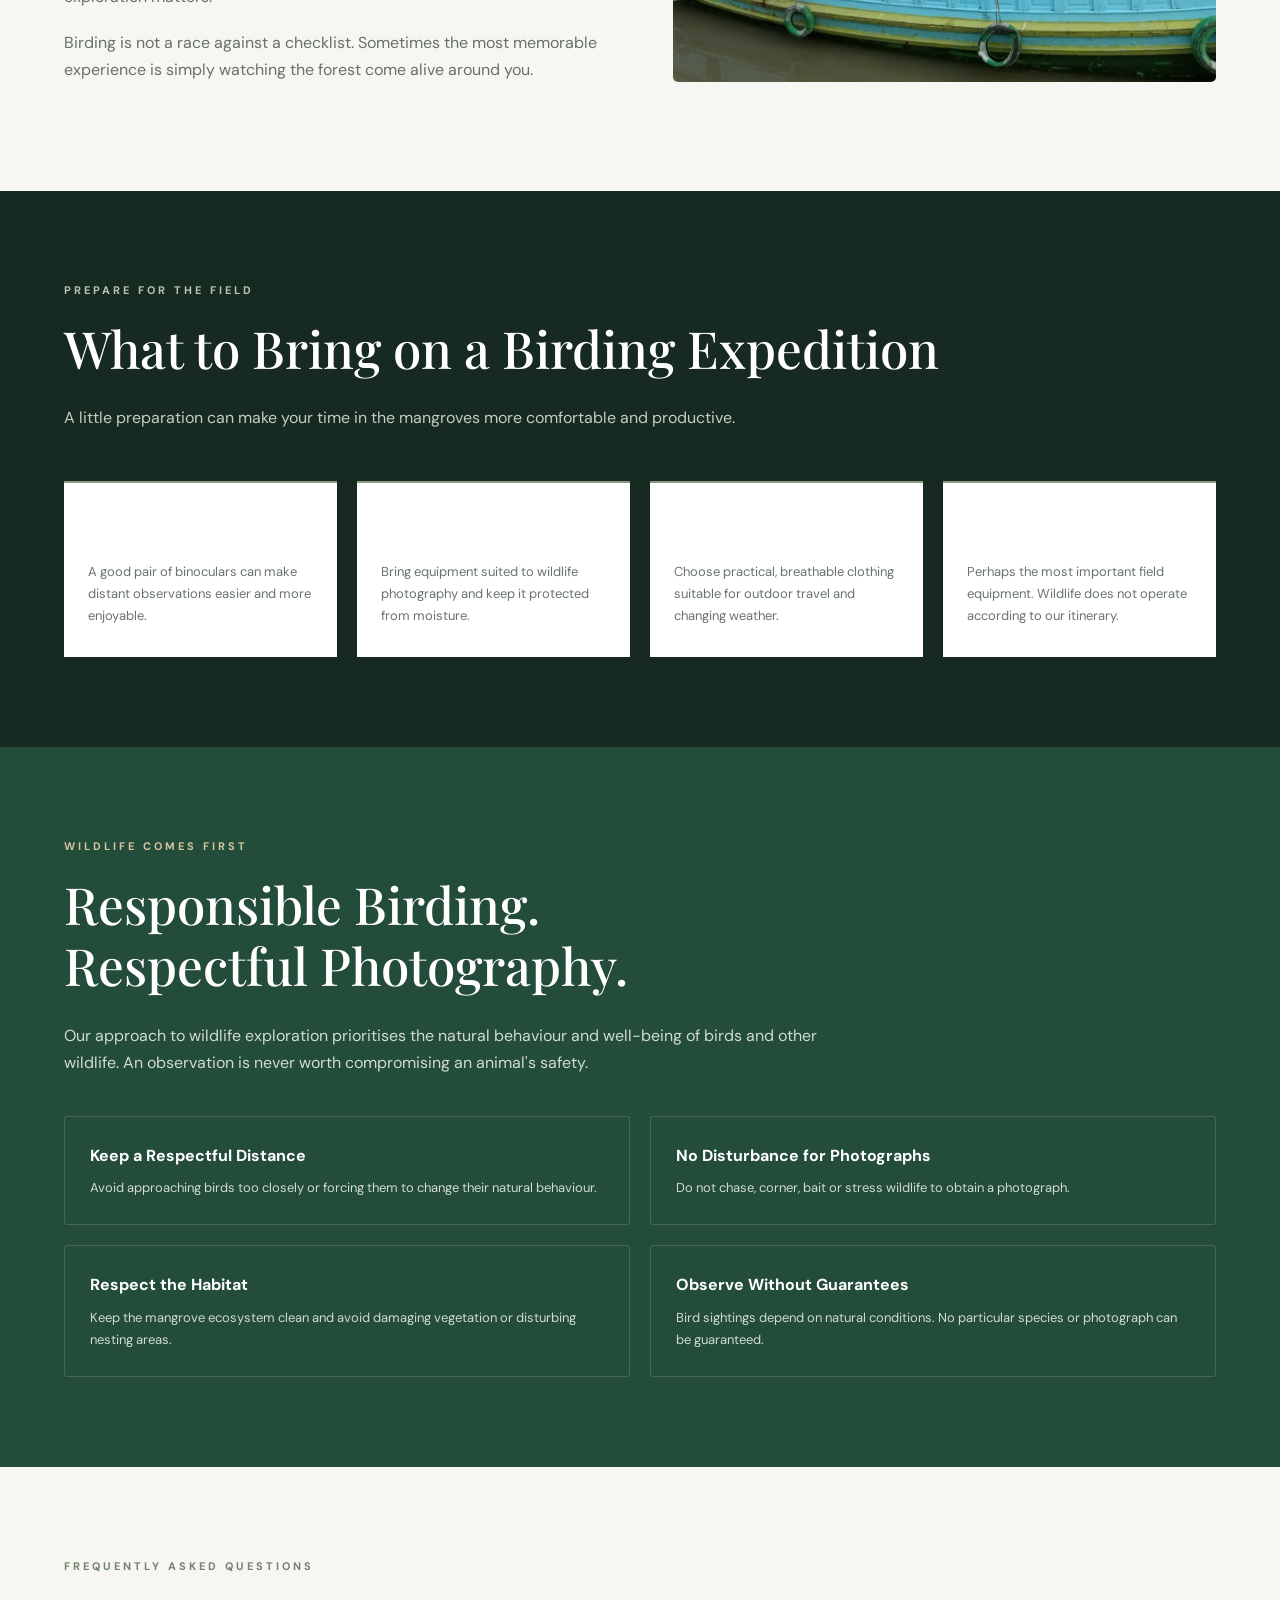
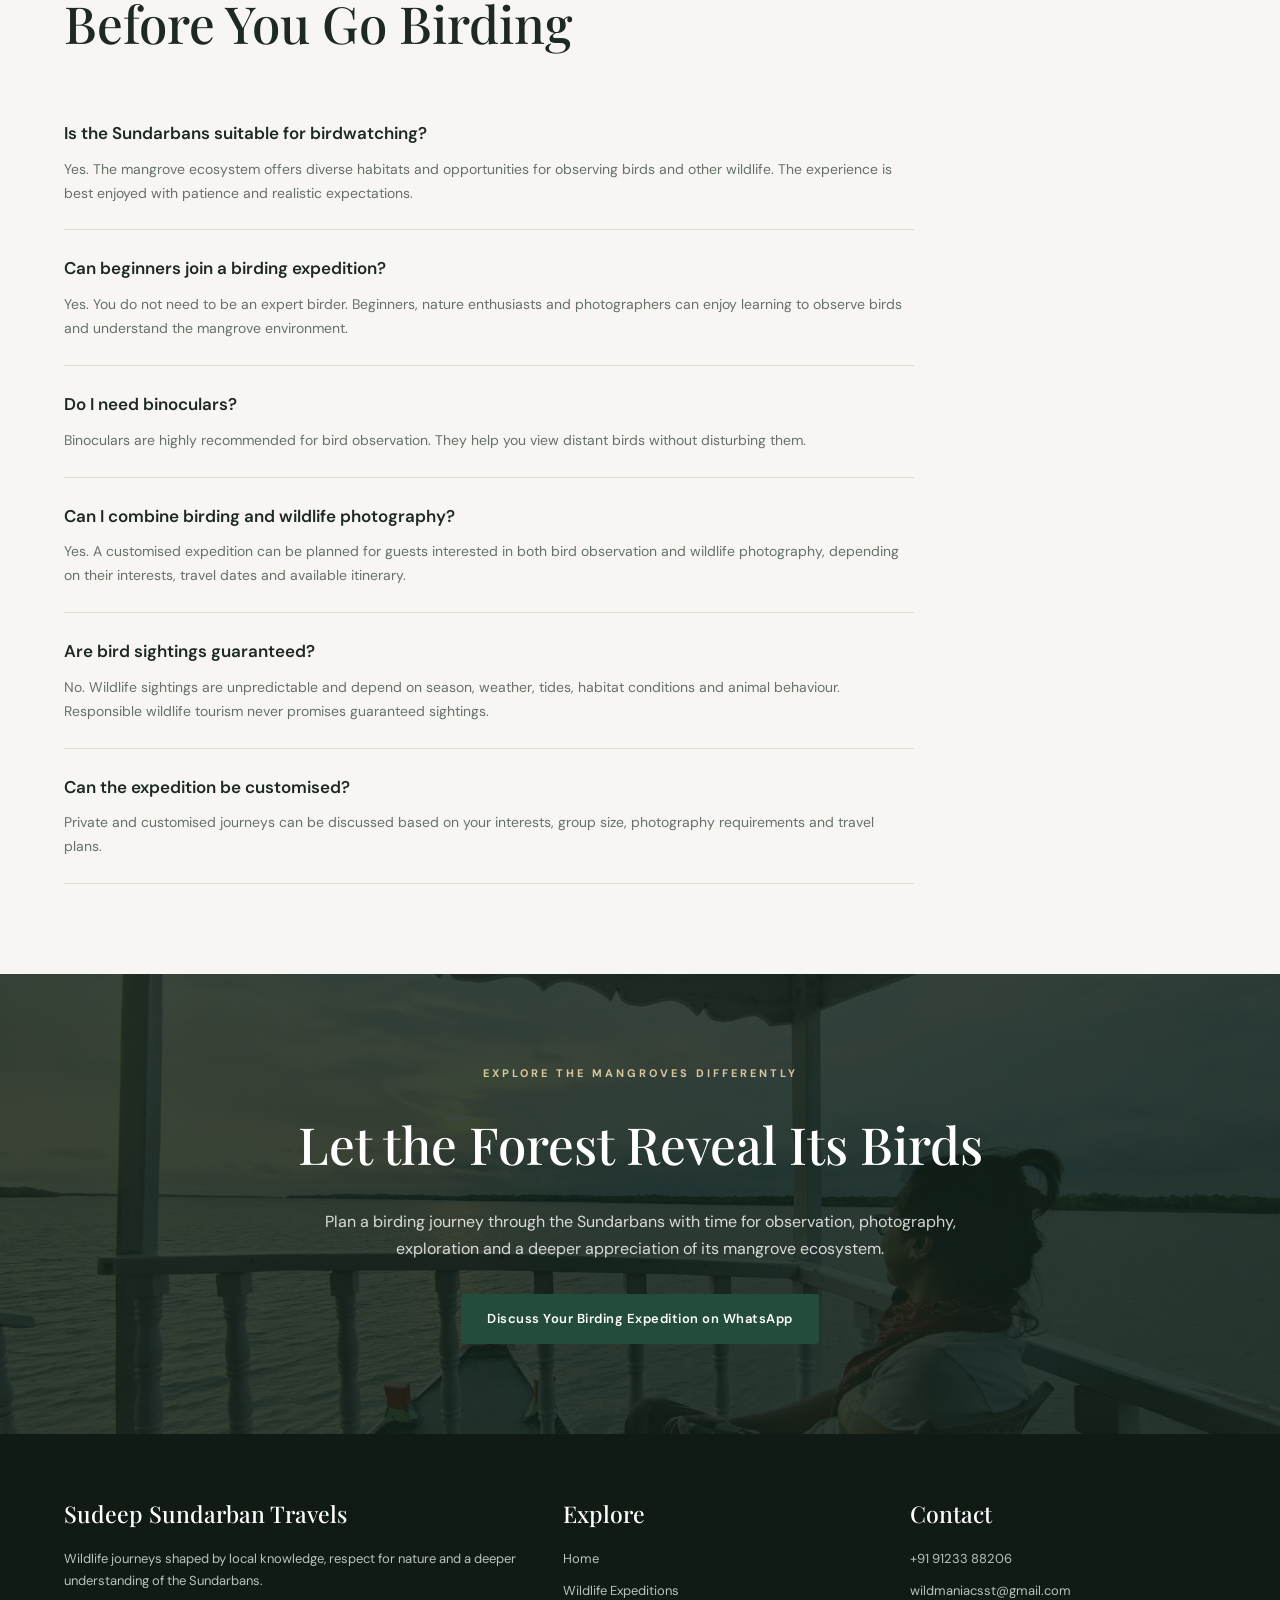
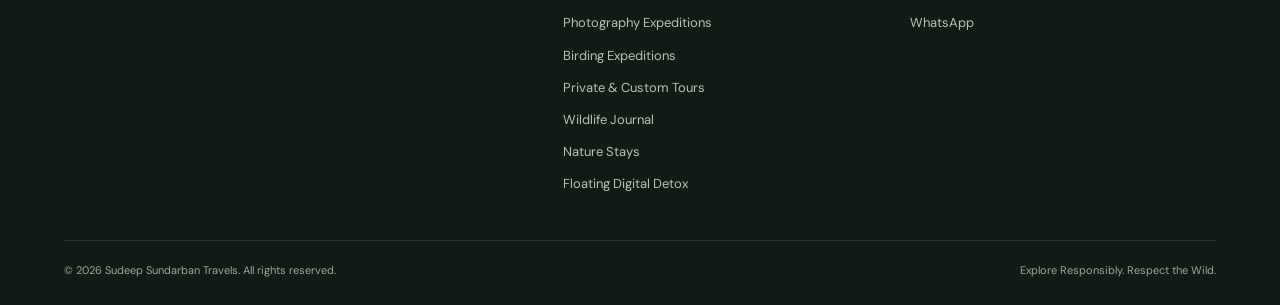
<file: sundarban-birding-expedition.html>
<!DOCTYPE html>
<html lang="en">
<head>
<meta charset="UTF-8">
<meta name="viewport" content="width=device-width, initial-scale=1.0">

<title>Sundarban Birding Tour | Mangrove Birdwatching Expedition</title>

<meta name="description" content="Join a guided Sundarban birding tour for mangrove birdwatching, bird photography and quiet wildlife observation across tidal creeks and forest edges with Sudeep Sundarban Travels.">

<meta name="keywords" content="Sundarban birding tour, Sundarban birdwatching, Sundarbans bird photography, mangrove birds, bird watching expedition India, Sundarban nature tour">

<meta name="author" content="Sudeep Sundarban Travels">

<link rel="canonical" href="https://wildmaniacsst-cell.github.io/sudeep-sundarban-travels/sundarban-birding-expedition.html">

<meta name="robots" content="index, follow, max-image-preview:large">
<meta property="og:title" content="Sundarban Birding Tour | Sudeep Sundarban Travels">
<meta property="og:description" content="Birdwatching and bird photography across Sundarbans mangrove waterways, forest edges and tidal habitats on a guided nature expedition.">
<meta property="og:image" content="https://wildmaniacsst-cell.github.io/sudeep-sundarban-travels/black%20capped.webp">
<meta property="og:url" content="https://wildmaniacsst-cell.github.io/sudeep-sundarban-travels/sundarban-birding-expedition.html">
<meta property="og:type" content="website">

<meta property="og:site_name" content="Sudeep Sundarban Travels">
<meta name="twitter:card" content="summary_large_image">
<meta name="twitter:title" content="Sundarban Birding Tour">
<meta name="twitter:description" content="Explore mangrove bird habitats through guided birdwatching and bird photography in the Sundarbans.">
<meta name="twitter:image" content="https://wildmaniacsst-cell.github.io/sudeep-sundarban-travels/black%20capped.webp">

<link rel="preconnect" href="https://fonts.googleapis.com">
<link rel="preconnect" href="https://fonts.gstatic.com" crossorigin>
<link href="https://fonts.googleapis.com/css2?family=DM+Sans:wght@400;500;600;700&family=Playfair+Display:wght@400;500;600;700&display=swap" rel="stylesheet">

<style>

* {
    margin: 0;
    padding: 0;
    box-sizing: border-box;
}

html {
    scroll-behavior: smooth;
}

body {
    font-family: 'DM Sans', sans-serif;
    background: #f7f6f2;
    color: #1e2924;
    line-height: 1.7;
}

.bird-page {
    overflow-x: clip;
}

.bird-page a {
    text-decoration: none;
    color: inherit;
}

.bird-container {
    width: 90%;
    max-width: 1200px;
    margin: auto;
}

.bird-section {
    padding: 90px 0;
}

.bird-eyebrow {
    text-transform: uppercase;
    letter-spacing: 3px;
    font-size: 11px;
    font-weight: 700;
    color: #71836c;
    margin-bottom: 18px;
}

.bird-heading {
    font-family: 'Playfair Display', serif;
    font-size: clamp(32px, 4vw, 52px);
    font-weight: 500;
    line-height: 1.2;
    margin-bottom: 25px;
}

.bird-text {
    color: #66716a;
    max-width: 760px;
    font-size: 16px;
}

.bird-btn {
    display: inline-block;
    padding: 14px 26px;
    background: #244c3b;
    color: white !important;
    border-radius: 3px;
    font-size: 13px;
    font-weight: 600;
    letter-spacing: 0.5px;
    transition: 0.3s;
}

.bird-btn:hover {
    background: #183829;
    transform: translateY(-2px);
}

.bird-btn-outline {
    background: transparent;
    border: 1px solid rgba(255,255,255,0.65);
}

.bird-btn-outline:hover {
    background: white;
    color: #1c3528 !important;
}

/* NAVIGATION */

.bird-nav {
    background: #fff;
    padding: 18px 0;
    position: relative;
    z-index: 10;
}

.bird-nav-inner {
    display: flex;
    align-items: center;
    justify-content: space-between;
    gap: 25px;
}

.bird-logo{display:flex;flex-direction:row;align-items:center;gap:12px;line-height:1.2;flex-shrink:0}.bird-logo img{width:48px;height:48px;object-fit:contain;display:block}.bird-logo-text{display:flex;flex-direction:column}.bird-logo-main{font-size:16px;font-weight:700;letter-spacing:2px}.bird-logo-sub{font-size:10px;letter-spacing:2px;color:#7c897e;margin-top:4px}

.bird-nav-links {
    display: flex;
    align-items: center;
    gap: 28px;
}

.bird-nav-links a {
    font-size: 12px;
    font-weight: 600;
    color: #39483f;
}

.bird-nav-links a:hover {
    color: #9a7c43;
}

.bird-nav-cta {
    background: #244c3b;
    color: white !important;
    padding: 12px 20px;
    border-radius: 3px;
}

/* HERO */

.bird-hero {
    min-height: 680px;
    height: 88vh;
    max-height: 900px;
    background:
        linear-gradient(
            90deg,
            rgba(12,25,18,0.82) 0%,
            rgba(12,25,18,0.52) 50%,
            rgba(12,25,18,0.10) 100%
        ),
        url('black%20capped.webp') center 40% / cover;
    display: flex;
    align-items: center;
    color: white;
}

.bird-hero-content {
    max-width: 780px;
}

.bird-hero .bird-eyebrow {
    color: #d5c49b;
}

.bird-hero h1 {
    font-family: 'Playfair Display', serif;
    font-size: clamp(46px, 7vw, 86px);
    font-weight: 500;
    line-height: 1.08;
    margin-bottom: 25px;
}

.bird-hero p {
    font-size: 17px;
    max-width: 650px;
    color: rgba(255,255,255,0.86);
    margin-bottom: 35px;
}

.bird-hero-buttons {
    display: flex;
    flex-wrap: wrap;
    gap: 14px;
}

/* INTRO */

.bird-intro-grid {
    display: grid;
    grid-template-columns: 1fr 1fr;
    gap: 65px;
    align-items: center;
}

.bird-intro-image {
    min-height: 480px;
    border-radius: 5px;
    overflow: hidden;
}

.bird-intro-image img {
    width: 100%;
    height: 100%;
    min-height: 480px;
    object-fit: cover;
    display: block;
}

.bird-intro-content p {
    margin-bottom: 18px;
    color: #66716a;
}

.bird-highlight {
    border-left: 3px solid #a28a59;
    padding-left: 20px;
    margin-top: 30px;
    font-style: italic;
    color: #48574d;
}

/* EXPERIENCE CARDS */

.bird-dark-section {
    background: #172a21;
    color: white;
}

.bird-dark-section .bird-eyebrow {
    color: #b7c6b1;
}

.bird-dark-section .bird-text {
    color: #c2cdc4;
}

.bird-card-grid {
    display: grid;
    grid-template-columns: repeat(3, 1fr);
    gap: 25px;
    margin-top: 55px;
}

.bird-card {
    background: #22382c;
    border: 1px solid rgba(255,255,255,0.07);
    overflow: hidden;
    border-radius: 4px;
    transition: 0.3s;
}

.bird-card:hover {
    transform: translateY(-5px);
}

.bird-card-image {
    height: 260px;
    overflow: hidden;
}

.bird-card-image img {
    width: 100%;
    height: 100%;
    object-fit: cover;
    transition: transform 0.5s;
}

.bird-card:hover img {
    transform: scale(1.04);
}

.bird-card-content {
    padding: 28px;
}

.bird-card-content h3 {
    font-family: 'Playfair Display', serif;
    font-size: 24px;
    font-weight: 500;
    margin-bottom: 13px;
}

.bird-card-content p {
    font-size: 14px;
    color: #c3cec5;
}

/* HABITATS */

.bird-habitat-grid {
    display: grid;
    grid-template-columns: repeat(2, 1fr);
    gap: 30px;
    margin-top: 50px;
}

.bird-habitat {
    padding: 34px;
    background: #eeede7;
    border-radius: 4px;
}

.bird-habitat h3 {
    font-family: 'Playfair Display', serif;
    font-size: 25px;
    margin-bottom: 14px;
    font-weight: 500;
}

.bird-habitat p {
    color: #657169;
    font-size: 14px;
}

/* PHOTOGRAPHY */

.bird-photo-section {
    background: #e8e9e2;
}

.bird-photo-grid {
    display: grid;
    grid-template-columns: 1fr 1fr;
    gap: 55px;
    align-items: center;
}

.bird-photo-grid img {
    width: 100%;
    height: 480px;
    object-fit: cover;
    border-radius: 4px;
}

.bird-photo-content p {
    color: #637068;
    margin-bottom: 18px;
}

/* PREPARATION */

.bird-preparation-grid {
    display: grid;
    grid-template-columns: repeat(4, 1fr);
    gap: 20px;
    margin-top: 50px;
}

.bird-prep-item {
    padding: 30px 24px;
    border-top: 2px solid #8b9a83;
    background: #fff;
}

.bird-prep-item h3 {
    font-family: 'Playfair Display', serif;
    font-size: 21px;
    font-weight: 500;
    margin-bottom: 12px;
}

.bird-prep-item p {
    color: #69746d;
    font-size: 13px;
}

/* ETHICS */

.bird-ethics {
    background: #244c3b;
    color: white;
}

.bird-ethics .bird-eyebrow {
    color: #d3c59e;
}

.bird-ethics .bird-text {
    color: #d0dbd1;
}

.bird-ethics-list {
    display: grid;
    grid-template-columns: 1fr 1fr;
    gap: 20px;
    margin-top: 40px;
}

.bird-ethics-item {
    border: 1px solid rgba(255,255,255,0.15);
    padding: 25px;
    border-radius: 3px;
}

.bird-ethics-item h3 {
    font-size: 16px;
    margin-bottom: 8px;
}

.bird-ethics-item p {
    font-size: 13px;
    color: #d0dbd1;
}

/* FAQ */

.bird-faq-list {
    margin-top: 40px;
    max-width: 850px;
}

.bird-faq-item {
    border-bottom: 1px solid #d9dcd4;
    padding: 24px 0;
}

.bird-faq-item h3 {
    font-size: 17px;
    margin-bottom: 10px;
    font-weight: 600;
}

.bird-faq-item p {
    color: #66716a;
    font-size: 14px;
}

/* CTA */

.bird-cta {
    background:
        linear-gradient(rgba(19,35,26,0.84),rgba(19,35,26,0.84)),
        url('sundarban%205.webp') center / cover;
    color: white;
    text-align: center;
}

.bird-cta .bird-eyebrow {
    color: #d6c79f;
}

.bird-cta h2 {
    font-family: 'Playfair Display', serif;
    font-size: clamp(34px, 4vw, 54px);
    font-weight: 500;
    margin-bottom: 20px;
}

.bird-cta p {
    max-width: 700px;
    margin: 0 auto 32px;
    color: rgba(255,255,255,0.82);
}

/* FOOTER */

.bird-footer {
    background: #101b15;
    color: white;
    padding: 60px 0 25px;
}

.bird-footer-grid {
    display: grid;
    grid-template-columns: 1.5fr 1fr 1fr;
    gap: 40px;
    margin-bottom: 45px;
}

.bird-footer h3 {
    font-family: 'Playfair Display', serif;
    font-size: 23px;
    font-weight: 500;
    margin-bottom: 15px;
}

.bird-footer p,
.bird-footer a {
    color: #b8c4ba;
    font-size: 13px;
}

.bird-footer-links {
    display: flex;
    flex-direction: column;
    gap: 10px;
}

.bird-footer a:hover {
    color: white;
}

.bird-footer-bottom {
    border-top: 1px solid rgba(255,255,255,0.12);
    padding-top: 20px;
    display: flex;
    justify-content: space-between;
    gap: 20px;
    flex-wrap: wrap;
    font-size: 11px;
    color: #9ba89e;
}

/* RESPONSIVE */

@media (max-width: 900px) {

    .bird-nav-links {
        gap: 15px;
    }

    .bird-nav-links a {
        font-size: 11px;
    }

    .bird-intro-grid,
    .bird-photo-grid {
        gap: 35px;
    }

    .bird-card-grid {
        grid-template-columns: repeat(2, 1fr);
    }

    .bird-preparation-grid {
        grid-template-columns: repeat(2, 1fr);
    }
}

@media (max-width: 650px) {

    .bird-container {
        width: 88%;
    }

    .bird-section {
        padding: 65px 0;
    }

    .bird-nav {
        padding: 16px 0;
    }

    .bird-nav-inner {
        flex-direction: column;
        align-items: flex-start;
        gap: 18px;
    }

    .bird-nav-links {
        width: 100%;
        overflow-x: auto;
        padding-bottom: 8px;
        white-space: nowrap;
        gap: 18px;
    }

    .bird-nav-cta {
        display: none;
    }

    .bird-hero {
        min-height: 620px;
        height: 78vh;
        background-position: center;
    }

    .bird-hero h1 {
        font-size: 48px;
    }

    .bird-hero p {
        font-size: 15px;
    }

    .bird-intro-grid,
    .bird-photo-grid {
        grid-template-columns: 1fr;
    }

    .bird-intro-image,
    .bird-intro-image img {
        min-height: 350px;
    }

    .bird-card-grid {
        grid-template-columns: 1fr;
    }

    .bird-card-image {
        height: 240px;
    }

    .bird-habitat-grid {
        grid-template-columns: 1fr;
    }

    .bird-photo-grid img {
        height: 350px;
    }

    .bird-preparation-grid {
        grid-template-columns: 1fr 1fr;
        gap: 12px;
    }

    .bird-prep-item {
        padding: 22px 18px;
    }

    .bird-ethics-list {
        grid-template-columns: 1fr;
    }

    .bird-footer-grid {
        grid-template-columns: 1fr;
        gap: 30px;
    }

    .bird-footer-bottom {
        flex-direction: column;
        gap: 8px;
    }
}

@media(max-width:650px){.bird-logo img{width:42px;height:42px}.bird-logo-main{font-size:13px}.bird-logo-sub{font-size:9px;letter-spacing:1.5px}}.bird-whatsapp{position:fixed;right:22px;bottom:22px;z-index:99;width:60px;height:60px;display:flex;align-items:center;justify-content:center;background:#25d366;border-radius:50%;box-shadow:0 5px 20px rgba(0,0,0,.25);transition:transform .2s,box-shadow .2s}.bird-whatsapp:hover{transform:translateY(-3px);box-shadow:0 8px 24px rgba(0,0,0,.28)}.bird-whatsapp svg{width:30px;height:30px}</style>
</head>

<body class="bird-page">

<!-- NAVIGATION -->

<header class="bird-nav">
<div class="bird-container bird-nav-inner">

<a href="index.html" class="bird-logo"><img src="logo.webp" alt="Sudeep Sundarban Travels logo" width="48" height="48" loading="eager" decoding="async"><div class="bird-logo-text"><span class="bird-logo-main">SUDEEP</span><span class="bird-logo-sub">SUNDARBAN TRAVELS</span></div></a>

<nav class="bird-nav-links">
<a href="index.html">Home</a>
<a href="sundarban-wildlife-expedition.html">Wildlife</a>
<a href="sundarban-wildlife-photography-tour.html">Photography</a>
<a href="#bird-experience">Birding</a>
<a href="#bird-contact">Contact</a>
</nav>

<a href="#bird-contact" class="bird-nav-cta">Plan Your Expedition</a>

</div>
</header>


<!-- HERO -->

<section class="bird-hero">
<div class="bird-container">
<div class="bird-hero-content">

<div class="bird-eyebrow">A Different Perspective of the Mangroves</div>

<h1>Discover the<br>Birdlife of the<br>Sundarbans</h1>

<p>
Beyond the tiger trails and winding waterways lies another fascinating world.
Experience the Sundarbans through its birds, mangrove habitats,
changing tides and the quiet art of observation.
</p>

<div class="bird-hero-buttons">
<a href="#bird-contact" class="bird-btn">Plan Your Birding Expedition</a>
<a href="#bird-experience" class="bird-btn bird-btn-outline">Explore the Experience</a>
</div>

</div>
</div>
</section>


<!-- INTRODUCTION -->

<section class="bird-section">
<div class="bird-container bird-intro-grid">

<div class="bird-intro-image">
<img fetchpriority="high" decoding="async" src="brown%201.webp"
alt="Brown-winged kingfisher in the Sundarbans mangrove habitat"
loading="eager">
</div>

<div class="bird-intro-content">

<div class="bird-eyebrow">The Mangrove Birding Experience</div>

<h2 class="bird-heading">A Forest Best Experienced Slowly</h2>

<p>
Birding in the Sundarbans is not simply about spotting a species
and moving on. It is about understanding a landscape shaped by
tidal movement, dense vegetation, muddy banks, creeks and
constantly changing light.
</p>

<p>
The experience unfolds from the waterways. A quiet boat journey,
careful scanning of the forest edges and patience at promising
habitats can reveal moments that are easy to miss when travelling
through the forest in a hurry.
</p>

<p>
For birdwatchers, photographers and curious nature travellers,
the Sundarbans offers an opportunity to observe the mangrove
ecosystem from a different perspective.
</p>

<div class="bird-highlight">
The best birding moments are often the ones you did not rush to find.
</div>

</div>
</div>
</section>


<!-- BIRDING EXPERIENCES -->

<section class="bird-section bird-dark-section" id="bird-experience">
<div class="bird-container">

<div class="bird-eyebrow">Explore Through Observation</div>

<h2 class="bird-heading">Experiences That Define<br>the Birding Journey</h2>

<p class="bird-text">
Every journey through the mangroves offers a different opportunity
to observe behaviour, habitat, movement and the relationship between
wildlife and its surroundings.
</p>

<div class="bird-card-grid">

<div class="bird-card">
<div class="bird-card-image">
<img decoding="async" src="CHE.webp" alt="Changeable hawk-eagle in the Sundarbans" loading="lazy">
</div>
<div class="bird-card-content">
<h3>Bird Observation</h3>
<p>
Explore the forest edges, waterways and open stretches of the
mangrove landscape while learning to notice movement, calls,
silhouettes and natural behaviour.
</p>
</div>
</div>

<div class="bird-card">
<div class="bird-card-image">
<img decoding="async" src="WHITE%20BELLIED%202.webp"
alt="White-bellied sea eagle in the Sundarbans"
loading="lazy">
</div>
<div class="bird-card-content">
<h3>Bird Photography</h3>
<p>
Enjoy opportunities to photograph birds in their natural surroundings.
The focus is on observation, ethical photography and responding
to the moment rather than forcing an encounter.
</p>
</div>
</div>

<div class="bird-card">
<div class="bird-card-image">
<img decoding="async" src="peregrine_falcon_1.webp"
alt="Peregrine falcon perched in mangrove woodland, photographed in the Sundarbans"
loading="lazy">
</div>
<div class="bird-card-content">
<h3>Habitat Exploration</h3>
<p>
Discover how waterways, tidal banks, forest margins and changing
landscapes create different environments for wildlife throughout
the expedition.
</p>
</div>
</div>

</div>
</div>
</section>


<!-- HABITATS -->

<section class="bird-section">
<div class="bird-container">

<div class="bird-eyebrow">Understanding the Landscape</div>

<h2 class="bird-heading">Different Habitats.<br>Different Possibilities.</h2>

<p class="bird-text">
The mangrove ecosystem is constantly changing. Water levels,
tides, vegetation and the character of individual creeks influence
what can be observed during a journey.
</p>

<div class="bird-habitat-grid">

<div class="bird-habitat">
<h3>Forest Edges & Creeks</h3>
<p>
The edges of creeks and channels provide opportunities to scan
vegetation, branches and quiet stretches of water. Slow navigation
and careful observation are important in these environments.
</p>
</div>

<div class="bird-habitat">
<h3>Tidal Mudbanks & Open Water</h3>
<p>
Exposed mudbanks and open waterways change with the tide.
These areas offer a different viewing environment from the
dense interiors of mangrove forest.
</p>
</div>

<div class="bird-habitat">
<h3>Mangrove Canopy</h3>
<p>
The forest canopy and surrounding vegetation can reward patient
observers. Listening and learning to recognise movement are often
as important as looking.
</p>
</div>

<div class="bird-habitat">
<h3>Changing Light & Tides</h3>
<p>
The character of the landscape changes throughout the day.
Light, tide, weather and visibility influence the experience
of every birding outing.
</p>
</div>

</div>
</div>
</section>


<!-- BIRD PHOTOGRAPHY -->

<section class="bird-section bird-photo-section">
<div class="bird-container bird-photo-grid">

<div>
<img decoding="async" src="sundarban%20photography%203.webp"
alt="Wildlife photography expedition in the Sundarbans"
loading="lazy">
</div>

<div class="bird-photo-content">

<div class="bird-eyebrow">For Wildlife Photographers</div>

<h2 class="bird-heading">Photography Is About More Than the Photograph</h2>

<p>
Bird photography in the Sundarbans demands patience, awareness
and an understanding of the surroundings. The boat, distance,
light, vegetation and the movement of the bird all influence
the photographic opportunity.
</p>

<p>
Instead of chasing every sighting, we encourage a more thoughtful
approach: observing behaviour, respecting space and making the
most of natural moments.
</p>

<p>
Whether you are using a long telephoto lens or simply documenting
your journey, the forest offers an opportunity to slow down and
connect with the landscape.
</p>

<a href="sundarban-wildlife-photography-tour.html" class="bird-btn">
Explore Photography Expeditions
</a>

</div>
</div>
</section>


<!-- BOAT EXPERIENCE -->

<section class="bird-section">
<div class="bird-container bird-intro-grid">

<div class="bird-intro-content">

<div class="bird-eyebrow">Exploring by Water</div>

<h2 class="bird-heading">The Boat Is Your Moving Observation Point</h2>

<p>
The Sundarbans is explored through its waterways. During a birding
expedition, the boat becomes a moving observation platform from
which the forest, creek margins and open water can be experienced.
</p>

<p>
A comfortable and thoughtfully planned journey allows guests to
observe the surroundings without constantly disturbing the habitat.
The pace of exploration matters.
</p>

<p>
Birding is not a race against a checklist. Sometimes the most
memorable experience is simply watching the forest come alive
around you.
</p>

</div>

<div class="bird-intro-image">
<img decoding="async" src="BOAT%209.webp"
alt="DELTA QUEEN wildlife expedition boat travelling through Sundarbans waterways"
loading="lazy">
</div>

</div>
</section>


<!-- PREPARATION -->

<section class="bird-section bird-dark-section">
<div class="bird-container">

<div class="bird-eyebrow">Prepare for the Field</div>

<h2 class="bird-heading">What to Bring on a Birding Expedition</h2>

<p class="bird-text">
A little preparation can make your time in the mangroves more
comfortable and productive.
</p>

<div class="bird-preparation-grid">

<div class="bird-prep-item">
<h3>Binoculars</h3>
<p>A good pair of binoculars can make distant observations easier and more enjoyable.</p>
</div>

<div class="bird-prep-item">
<h3>Camera & Lens</h3>
<p>Bring equipment suited to wildlife photography and keep it protected from moisture.</p>
</div>

<div class="bird-prep-item">
<h3>Comfortable Clothing</h3>
<p>Choose practical, breathable clothing suitable for outdoor travel and changing weather.</p>
</div>

<div class="bird-prep-item">
<h3>Patience</h3>
<p>Perhaps the most important field equipment. Wildlife does not operate according to our itinerary.</p>
</div>

</div>
</div>
</section>


<!-- RESPONSIBLE BIRDING -->

<section class="bird-section bird-ethics">
<div class="bird-container">

<div class="bird-eyebrow">Wildlife Comes First</div>

<h2 class="bird-heading">Responsible Birding.<br>Respectful Photography.</h2>

<p class="bird-text">
Our approach to wildlife exploration prioritises the natural
behaviour and well-being of birds and other wildlife.
An observation is never worth compromising an animal's safety.
</p>

<div class="bird-ethics-list">

<div class="bird-ethics-item">
<h3>Keep a Respectful Distance</h3>
<p>Avoid approaching birds too closely or forcing them to change their natural behaviour.</p>
</div>

<div class="bird-ethics-item">
<h3>No Disturbance for Photographs</h3>
<p>Do not chase, corner, bait or stress wildlife to obtain a photograph.</p>
</div>

<div class="bird-ethics-item">
<h3>Respect the Habitat</h3>
<p>Keep the mangrove ecosystem clean and avoid damaging vegetation or disturbing nesting areas.</p>
</div>

<div class="bird-ethics-item">
<h3>Observe Without Guarantees</h3>
<p>Bird sightings depend on natural conditions. No particular species or photograph can be guaranteed.</p>
</div>

</div>
</div>
</section>


<!-- FAQ -->

<section class="bird-section">
<div class="bird-container">

<div class="bird-eyebrow">Frequently Asked Questions</div>

<h2 class="bird-heading">Before You Go Birding</h2>

<div class="bird-faq-list">

<div class="bird-faq-item">
<h3>Is the Sundarbans suitable for birdwatching?</h3>
<p>
Yes. The mangrove ecosystem offers diverse habitats and opportunities
for observing birds and other wildlife. The experience is best enjoyed
with patience and realistic expectations.
</p>
</div>

<div class="bird-faq-item">
<h3>Can beginners join a birding expedition?</h3>
<p>
Yes. You do not need to be an expert birder. Beginners, nature
enthusiasts and photographers can enjoy learning to observe birds
and understand the mangrove environment.
</p>
</div>

<div class="bird-faq-item">
<h3>Do I need binoculars?</h3>
<p>
Binoculars are highly recommended for bird observation. They help
you view distant birds without disturbing them.
</p>
</div>

<div class="bird-faq-item">
<h3>Can I combine birding and wildlife photography?</h3>
<p>
Yes. A customised expedition can be planned for guests interested
in both bird observation and wildlife photography, depending on
their interests, travel dates and available itinerary.
</p>
</div>

<div class="bird-faq-item">
<h3>Are bird sightings guaranteed?</h3>
<p>
No. Wildlife sightings are unpredictable and depend on season,
weather, tides, habitat conditions and animal behaviour.
Responsible wildlife tourism never promises guaranteed sightings.
</p>
</div>

<div class="bird-faq-item">
<h3>Can the expedition be customised?</h3>
<p>
Private and customised journeys can be discussed based on your
interests, group size, photography requirements and travel plans.
</p>
</div>

</div>
</div>
</section>


<!-- CTA -->

<section class="bird-section bird-cta" id="bird-contact">
<div class="bird-container">

<div class="bird-eyebrow">Explore the Mangroves Differently</div>

<h2>Let the Forest Reveal Its Birds</h2>

<p>
Plan a birding journey through the Sundarbans with time for
observation, photography, exploration and a deeper appreciation
of its mangrove ecosystem.
</p>

<a href="https://wa.me/919123388206?text=Hello%2C%20I%20am%20interested%20in%20a%20Sundarban%20Birding%20Expedition."
class="bird-btn" target="_blank" rel="noopener">
Discuss Your Birding Expedition on WhatsApp
</a>

</div>
</section>


<!-- FOOTER -->

<footer class="bird-footer">
<div class="bird-container">

<div class="bird-footer-grid">

<div>
<h3>Sudeep Sundarban Travels</h3>
<p>
Wildlife journeys shaped by local knowledge, respect for nature
and a deeper understanding of the Sundarbans.
</p>
</div>

<div>
<h3>Explore</h3>
<div class="bird-footer-links">
<a href="index.html">Home</a>
<a href="sundarban-wildlife-expedition.html">Wildlife Expeditions</a>
<a href="sundarban-wildlife-photography-tour.html">Photography Expeditions</a>
<a href="sundarban-birding-expedition.html">Birding Expeditions</a>
<a href="private-sundarban-tour.html">Private &amp; Custom Tours</a>
<a href="sundarban-wildlife-journal.html">Wildlife Journal</a>
<a href="sundarban-eco-friendly-wildlife-stays.html">Nature Stays</a>
<a href="floating-digital-detox-sundarbans.html">Floating Digital Detox</a>
</div>
</div>

<div>
<h3>Contact</h3>
<div class="bird-footer-links">
<a href="tel:+919123388206">+91 91233 88206</a>
<a href="mailto:wildmaniacsst@gmail.com">wildmaniacsst@gmail.com</a>
<a href="https://wa.me/919123388206" target="_blank" rel="noopener">WhatsApp</a>
</div>
</div>

</div>

<div class="bird-footer-bottom">
<span>© 2026 Sudeep Sundarban Travels. All rights reserved.</span>
<span>Explore Responsibly. Respect the Wild.</span>
</div>

</div>
</footer>


<!-- STRUCTURED DATA -->

<script type="application/ld+json">
{
  "@context": "https://schema.org",
  "@type": "TouristTrip",
  "name": "Sundarban Birding Tour",
  "description": "Guided birdwatching and bird photography experience across mangrove habitats, tidal creeks and forest edges in the Sundarbans, India.",
  "touristType": [
    "Birdwatchers",
    "Wildlife Photographers",
    "Nature Enthusiasts"
  ],
  "provider": {
    "@type": "TravelAgency",
    "name": "Sudeep Sundarban Travels",
    "url": "https://wildmaniacsst-cell.github.io/sudeep-sundarban-travels/"
  },
  "url": "https://wildmaniacsst-cell.github.io/sudeep-sundarban-travels/sundarban-birding-expedition.html"
}
</script>

<script type="application/ld+json">
{
  "@context": "https://schema.org",
  "@type": "FAQPage",
  "mainEntity": [
    {
      "@type": "Question",
      "name": "Is the Sundarbans suitable for birdwatching?",
      "acceptedAnswer": {
        "@type": "Answer",
        "text": "Yes. The mangrove ecosystem offers diverse habitats and opportunities for observing birds and other wildlife."
      }
    },
    {
      "@type": "Question",
      "name": "Can beginners join a birding expedition?",
      "acceptedAnswer": {
        "@type": "Answer",
        "text": "Yes. Beginners, nature enthusiasts and photographers can enjoy learning to observe birds and understand the mangrove environment."
      }
    },
    {
      "@type": "Question",
      "name": "Are bird sightings guaranteed?",
      "acceptedAnswer": {
        "@type": "Answer",
        "text": "No. Wildlife sightings depend on natural conditions, weather, tides, habitat conditions and animal behaviour."
      }
    },
    {
      "@type": "Question",
      "name": "Can birding and wildlife photography be combined?",
      "acceptedAnswer": {
        "@type": "Answer",
        "text": "Yes. A customised expedition can be planned for guests interested in bird observation and wildlife photography."
      }
    }
  ]
}
</script>

<a class="bird-whatsapp" href="https://wa.me/919123388206?text=Hello%2C%20I%20am%20interested%20in%20a%20Sundarban%20Birding%20Expedition." target="_blank" rel="noopener noreferrer" aria-label="Chat with Sudeep Sundarban Travels on WhatsApp"><svg viewBox="0 0 32 32" aria-hidden="true"><path d="M16 3a13 13 0 0 0-11.2 19.6L3 29l6.6-1.7A13 13 0 1 0 16 3z" fill="none" stroke="white" stroke-width="2"/><path d="M11.3 9.7c-.5 0-1 .4-1.3.9-.4.6-.7 1.4-.7 2.4 0 1.6 1.2 3.4 1.4 3.7.2.3 2.5 3.8 6 5.2 1.2.5 2.2.8 3 .9.9.2 1.8.1 2.5-.3.7-.3 1.4-.9 1.6-1.7.2-.7.2-1.3.1-1.5-.1-.2-.4-.3-.7-.5l-2.2-1c-.4-.2-.7-.3-.9.2-.3.4-.8 1.1-1 1.2-.2.3-.4.3-.7.1-.4-.2-1.5-.6-2.8-1.6-1-.8-1.7-1.9-1.9-2.3-.2-.4 0-.6.2-.7.2-.2.5-.6.6-.8.2-.3.3-.5.4-.7.1-.3.1-.5 0-.7-.1-.2-.8-1.8-1-2.5-.3-.7-.6-.6-.9-.6h-.6z" fill="white"/></svg></a></body>
</html>
</file>
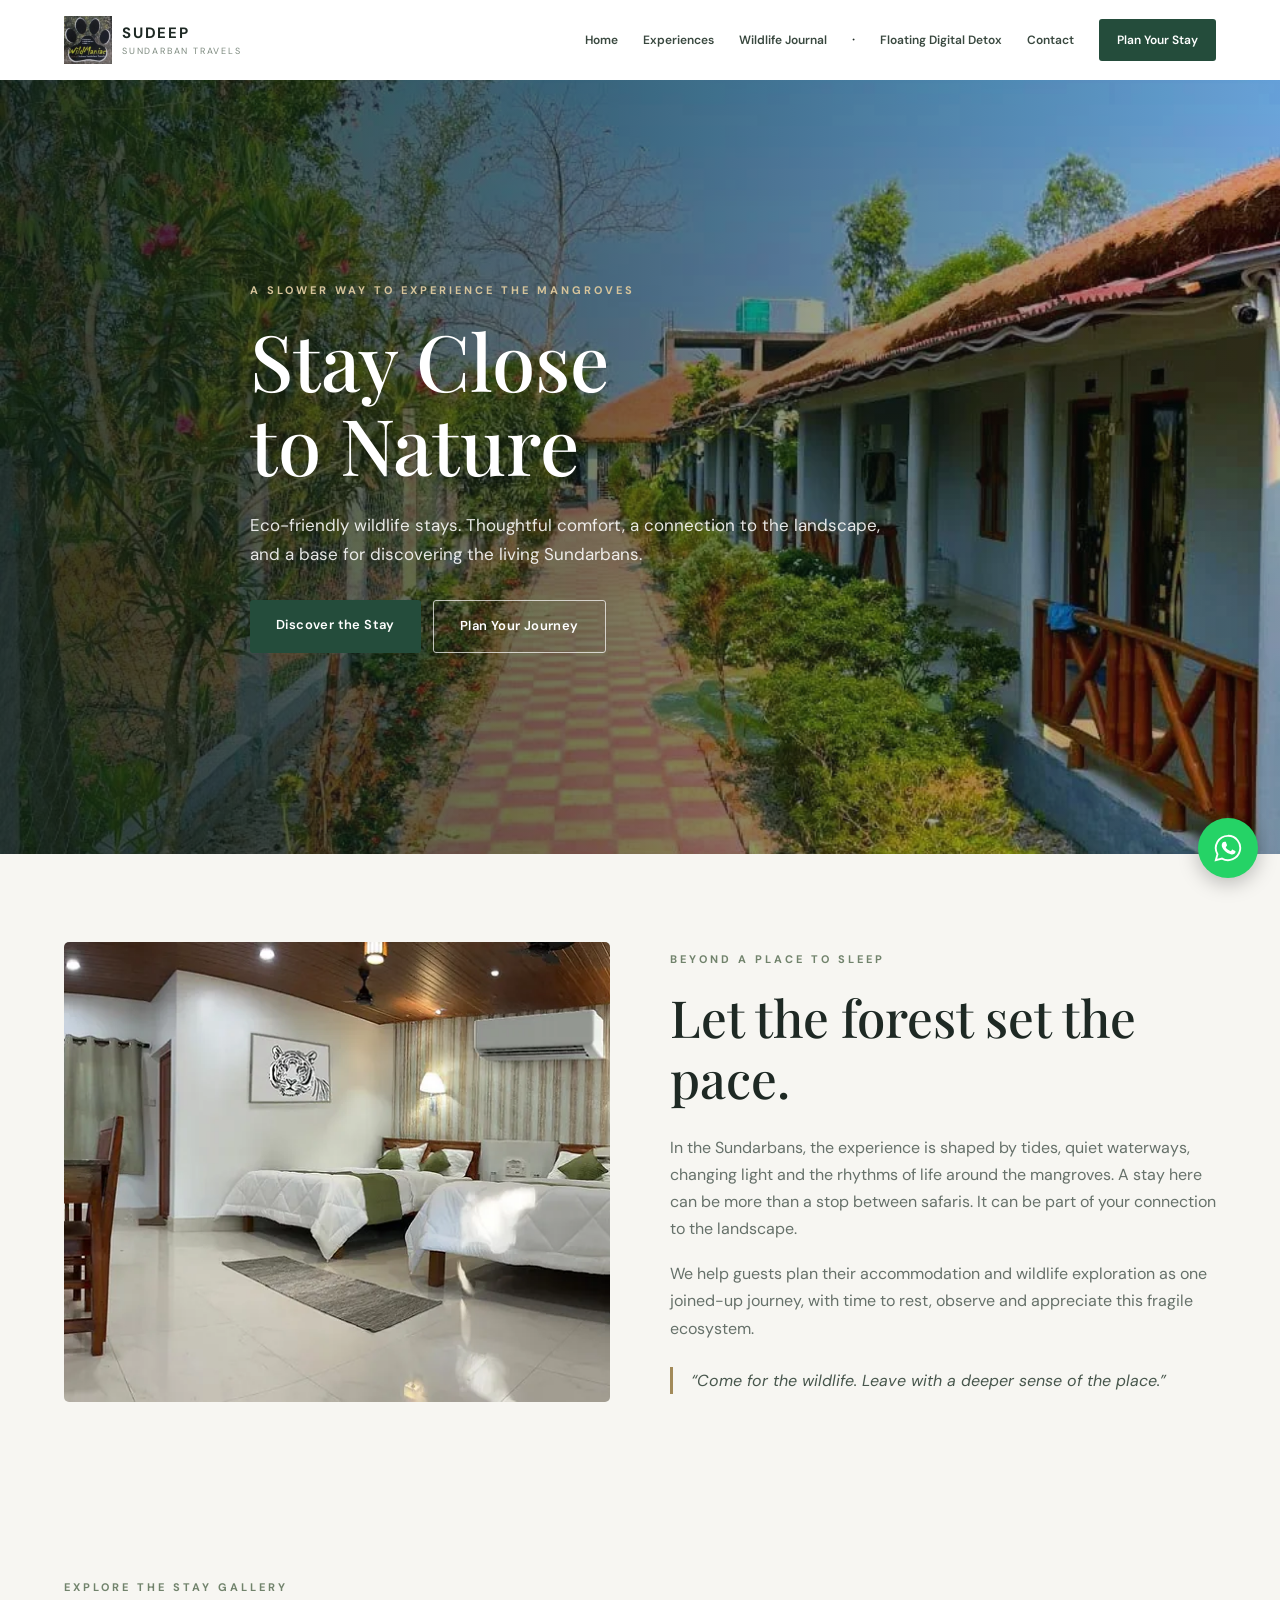
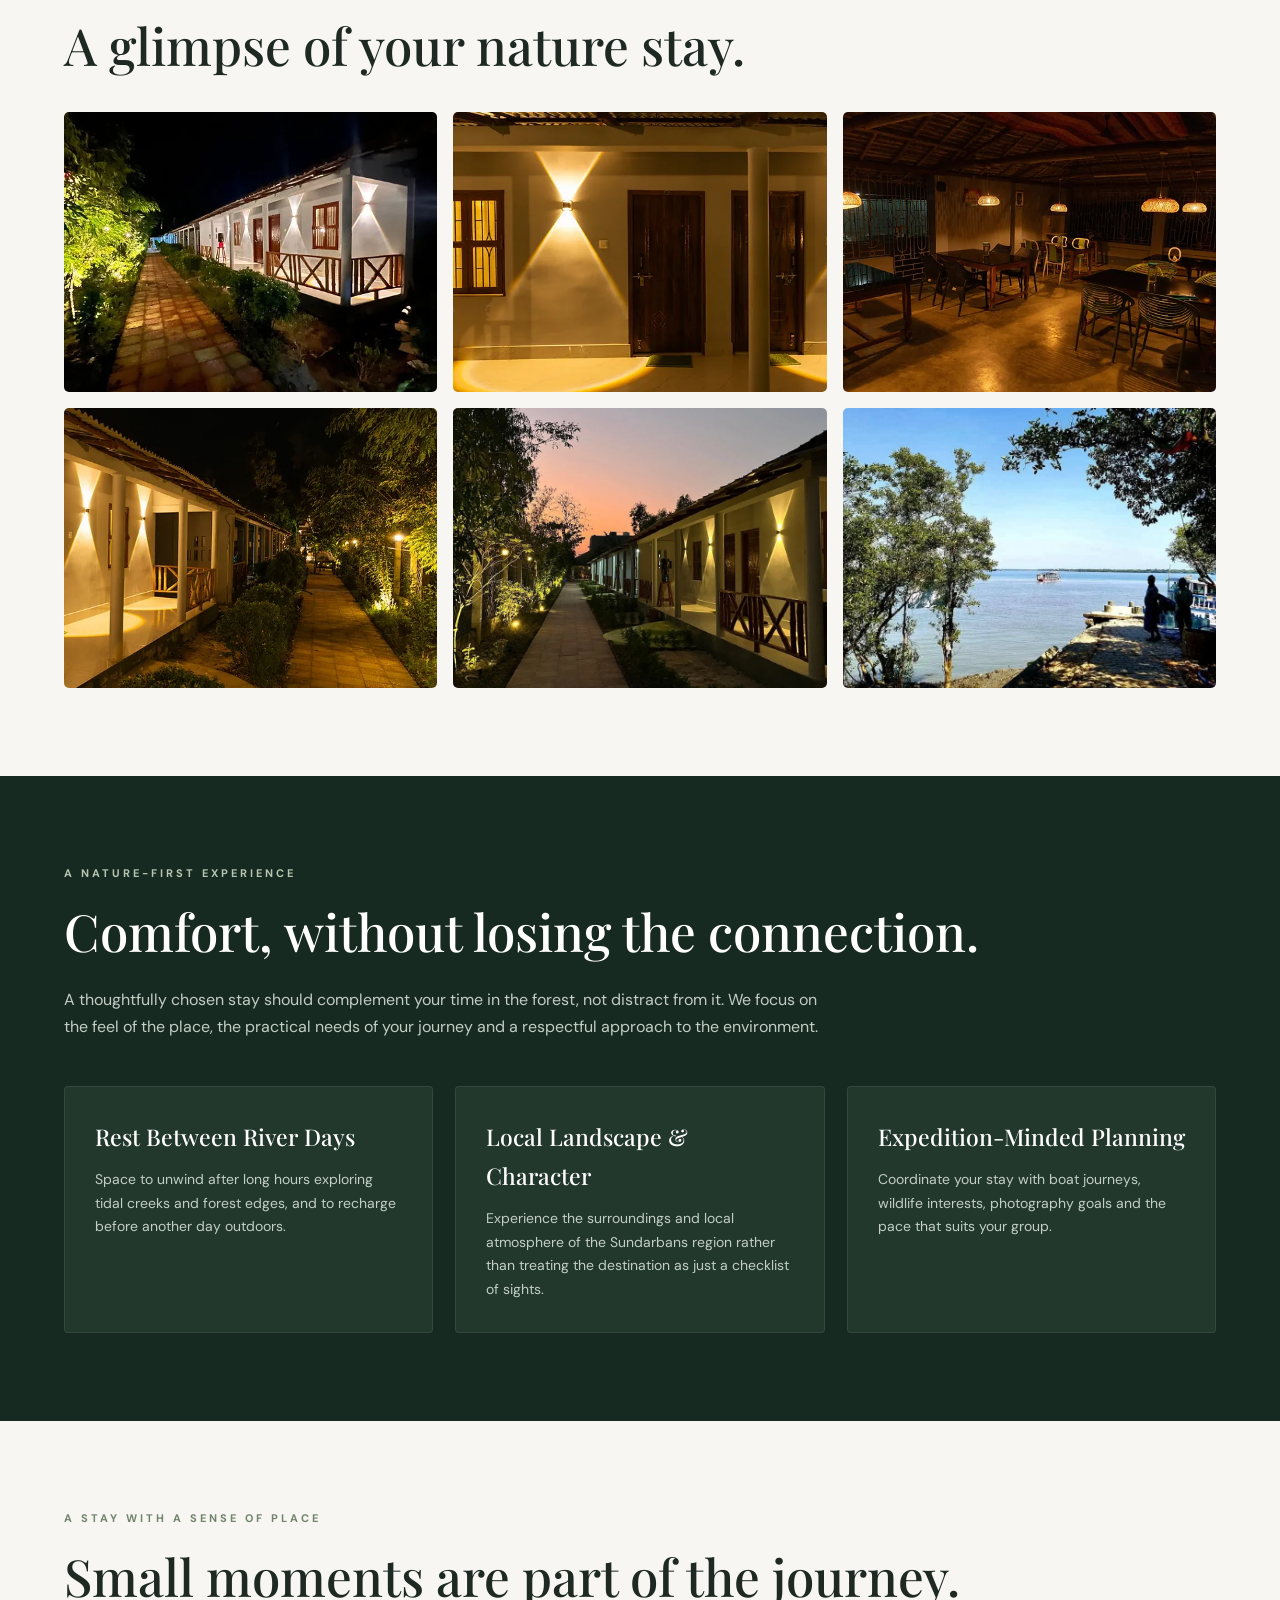
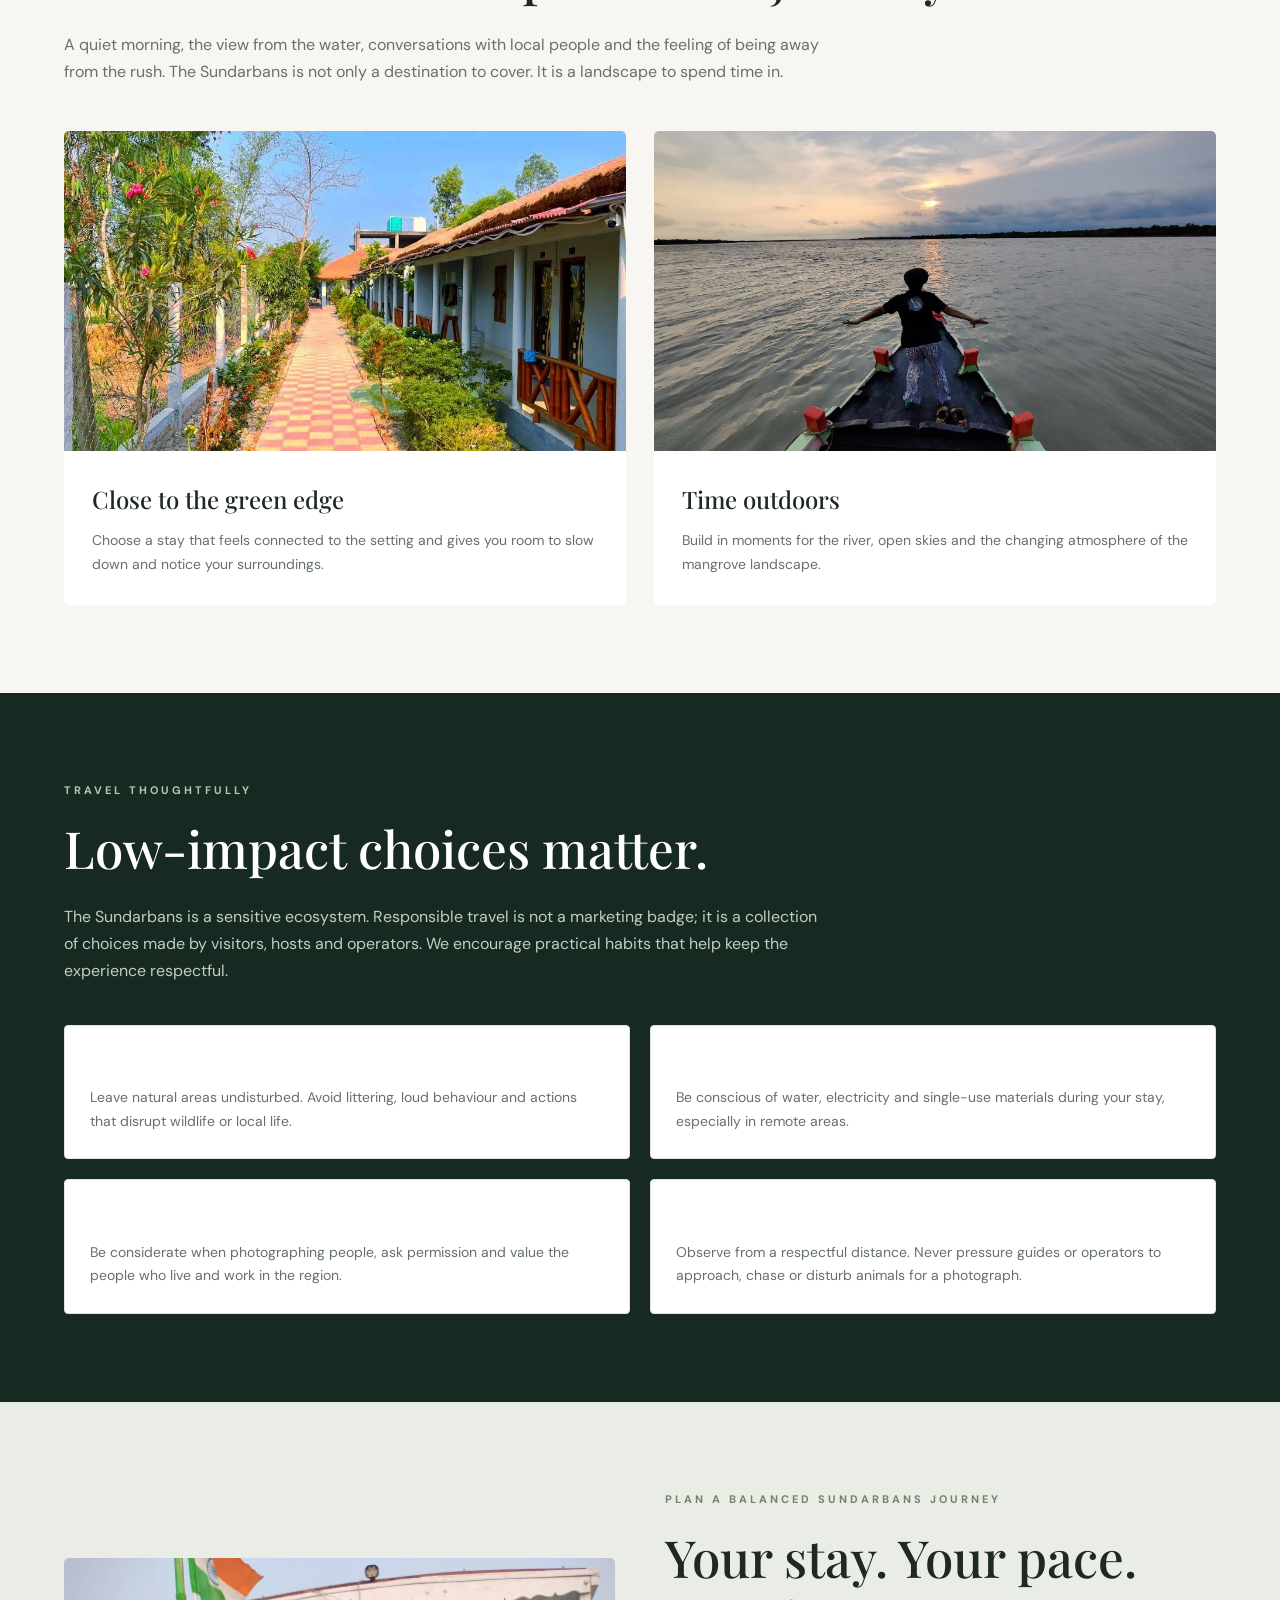
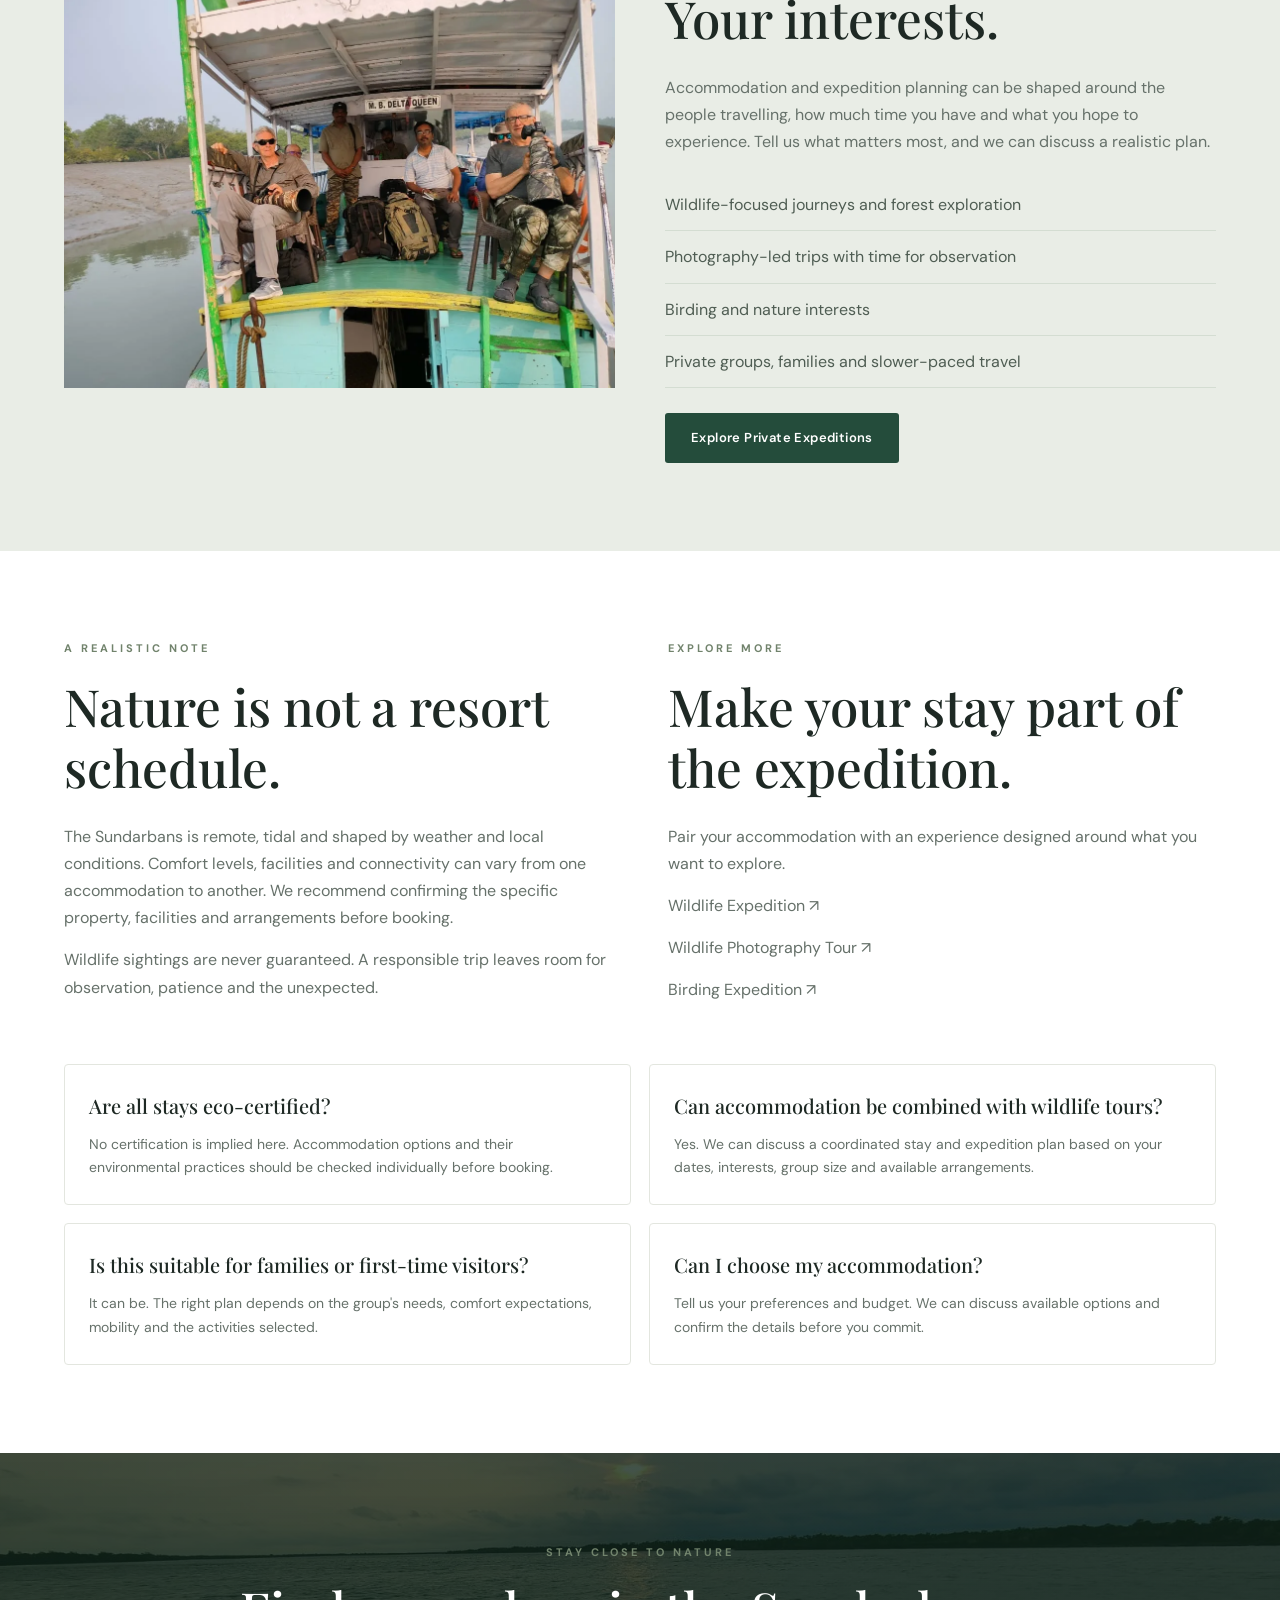
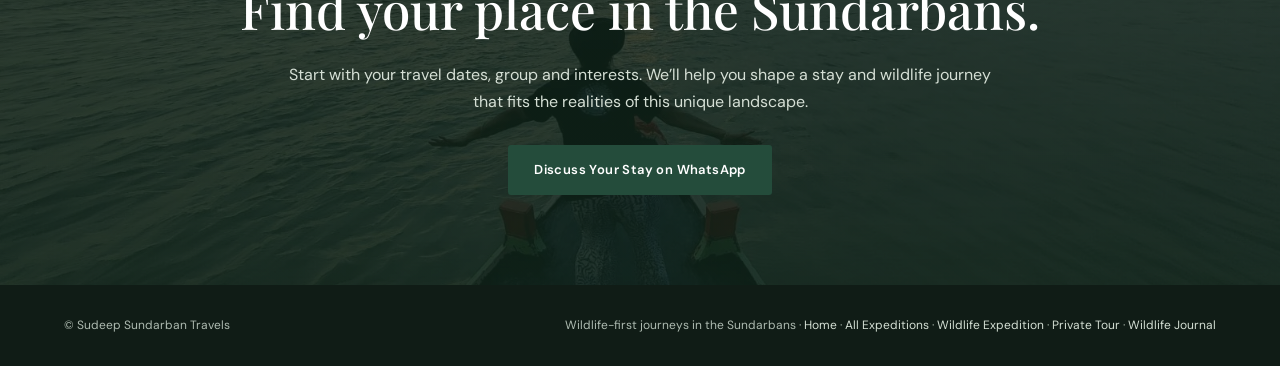
<file: sundarban-eco-friendly-wildlife-stays.html>
<!DOCTYPE html>
<html lang="en">
<head>
<meta charset="UTF-8">
<meta name="viewport" content="width=device-width, initial-scale=1.0">
<title>Eco-Friendly Wildlife Stays in Sundarbans | Stay Close to Nature</title>
<meta name="description" content="Stay close to the mangrove landscape of the Sundarbans. Discover nature-focused stays and thoughtfully planned wildlife journeys with Sudeep Sundarban Travels.">
<meta name="keywords" content="eco friendly wildlife stays Sundarban, Sundarban nature stay, Sundarban eco resort, wildlife tour accommodation Sundarbans, mangrove nature stay">
<meta name="author" content="Sudeep Sundarban Travels">
<link rel="canonical" href="https://wildmaniacsst-cell.github.io/sudeep-sundarban-travels/sundarban-eco-friendly-wildlife-stays.html">
<meta name="robots" content="index, follow, max-image-preview:large">
<meta property="og:title" content="Stay Close to Nature | Eco-Friendly Wildlife Stays in Sundarbans">
<meta property="og:description" content="A nature-first base for your Sundarbans wildlife journey.">
<meta property="og:image" content="https://wildmaniacsst-cell.github.io/sudeep-sundarban-travels/resort%201.webp">
<meta property="og:url" content="https://wildmaniacsst-cell.github.io/sudeep-sundarban-travels/sundarban-eco-friendly-wildlife-stays.html">
<meta property="og:type" content="website">
<meta property="og:site_name" content="Sudeep Sundarban Travels">
<meta name="twitter:card" content="summary_large_image">
<meta name="twitter:title" content="Stay Close to Nature | Sundarban Wildlife Stays">
<meta name="twitter:description" content="Nature-focused stays as part of a Sundarbans wildlife expedition.">
<meta name="twitter:image" content="https://wildmaniacsst-cell.github.io/sudeep-sundarban-travels/resort%201.webp">
<link rel="preconnect" href="https://fonts.googleapis.com">
<link rel="preconnect" href="https://fonts.gstatic.com" crossorigin>
<link href="https://fonts.googleapis.com/css2?family=DM+Sans:wght@400;500;600;700&family=Playfair+Display:wght@400;500;600;700&display=swap" rel="stylesheet">
<style>
*{margin:0;padding:0;box-sizing:border-box}
html{scroll-behavior:smooth}
body{font-family:'DM Sans',sans-serif;background:#f7f6f2;color:#1e2924;line-height:1.7}
.stay-page{overflow-x:clip}
.stay-page a{text-decoration:none;color:inherit}
.stay-container{width:90%;max-width:1200px;margin:auto}
.stay-section{padding:88px 0}
.stay-eyebrow{text-transform:uppercase;letter-spacing:3px;font-size:11px;font-weight:700;color:#71836c;margin-bottom:18px}
.stay-heading{font-family:'Playfair Display',serif;font-size:clamp(32px,4vw,52px);font-weight:500;line-height:1.2;margin-bottom:24px}
.stay-copy{color:#66716a;max-width:760px;font-size:16px}
.stay-btn{display:inline-block;padding:14px 26px;background:#244c3b;color:#fff!important;border-radius:3px;font-size:13px;font-weight:600;letter-spacing:.4px;transition:.25s}
.stay-btn:hover{background:#183829;transform:translateY(-2px)}
.stay-btn-outline{background:transparent;border:1px solid rgba(255,255,255,.7)}
.stay-btn-outline:hover{background:#fff;color:#20362a!important}
/* navigation */
.stay-nav{background:#fff;padding:16px 0;position:relative;z-index:10}
.stay-nav-inner{display:flex;align-items:center;justify-content:space-between;gap:22px}
.stay-brand{display:flex;align-items:center;gap:10px;flex-shrink:0}
.stay-brand img{width:48px;height:48px;object-fit:contain}
.stay-brand-name{display:flex;flex-direction:column;line-height:1.2}
.stay-brand-name strong{font-size:15px;letter-spacing:1.8px}
.stay-brand-name span{font-size:9px;letter-spacing:1.8px;color:#7c897e;margin-top:4px}
.stay-nav-links{display:flex;align-items:center;gap:25px}
.stay-nav-links a{font-size:12px;font-weight:600;color:#39483f}
.stay-nav-links a:hover{color:#a1844f}
.stay-nav-cta{padding:11px 18px;background:#244c3b;color:#fff!important;border-radius:3px}
/* hero */
.stay-hero{min-height:660px;height:86vh;max-height:900px;display:flex;align-items:center;color:#fff;background:linear-gradient(90deg,rgba(10,25,18,.82) 0%,rgba(10,25,18,.56) 45%,rgba(10,25,18,.16) 100%),url('resort%201.webp') center/cover no-repeat}
.stay-hero-content{max-width:780px}
.stay-hero .stay-eyebrow{color:#d6c49b}
.stay-hero h1{font-family:'Playfair Display',serif;font-size:clamp(42px,6.8vw,78px);font-weight:500;line-height:1.08;margin-bottom:24px}
.stay-hero p{font-size:17px;max-width:650px;color:rgba(255,255,255,.88);margin-bottom:32px}
.stay-hero-actions{display:flex;flex-wrap:wrap;gap:12px}
/* intro */
.stay-intro-grid{display:grid;grid-template-columns:1fr 1fr;gap:60px;align-items:center}
.stay-image{min-height:460px;overflow:hidden;border-radius:5px}
.stay-image img{width:100%;height:100%;min-height:460px;object-fit:cover;display:block}
.stay-intro-copy p{color:#66716a;margin-bottom:18px}
.stay-quote{border-left:3px solid #a28a59;padding-left:18px;margin-top:25px;color:#48574d;font-style:italic}
/* resort photo gallery */
.stay-gallery{display:grid;grid-template-columns:repeat(3,1fr);gap:16px;margin-top:36px}
.stay-gallery-item{height:280px;overflow:hidden;border-radius:5px;background:#e3e7df}
.stay-gallery-item img{width:100%;height:100%;display:block;object-fit:cover;transition:transform .5s}
.stay-gallery-item:hover img{transform:scale(1.04)}
@media(max-width:900px){.stay-gallery{grid-template-columns:repeat(2,1fr)}.stay-gallery-item{height:240px}}
@media(max-width:600px){.stay-gallery{grid-template-columns:1fr 1fr;gap:10px;margin-top:24px}.stay-gallery-item{height:180px}}
/* dark section */
.stay-dark{background:#172a21;color:white}
.stay-dark .stay-eyebrow{color:#b7c6b1}
.stay-dark .stay-copy{color:#c2cdc4}
.stay-grid{display:grid;grid-template-columns:repeat(3,1fr);gap:22px;margin-top:45px}
.stay-card{background:#22382c;border:1px solid rgba(255,255,255,.08);padding:30px;border-radius:4px}
.stay-card h3{font-family:'Playfair Display',serif;font-size:23px;font-weight:500;margin-bottom:12px}
.stay-card p{font-size:14px;color:#c3cec5}
/* visual feature */
.stay-feature-grid{display:grid;grid-template-columns:1fr 1fr;gap:28px;margin-top:45px}
.stay-feature{border-radius:5px;overflow:hidden;background:#fff}
.stay-feature img{width:100%;height:320px;object-fit:cover;display:block}
.stay-feature-content{padding:28px}
.stay-feature-content h3{font-family:'Playfair Display',serif;font-size:24px;font-weight:500;margin-bottom:10px}
.stay-feature-content p{font-size:14px;color:#66716a}
/* low-impact principles */
.stay-principles{display:grid;grid-template-columns:repeat(2,1fr);gap:20px;margin-top:40px}
.stay-principle{padding:25px;border:1px solid #e1e4dc;background:#fff;border-radius:4px}
.stay-principle h3{font-size:16px;margin-bottom:8px}
.stay-principle p{font-size:14px;color:#66716a}
/* planning */
.stay-plan{background:#e9ede6}
.stay-plan-grid{display:grid;grid-template-columns:1fr 1fr;gap:50px;align-items:center}
.stay-plan-image{min-height:430px;border-radius:5px;overflow:hidden}
.stay-plan-image img{width:100%;height:100%;min-height:430px;object-fit:cover}
.stay-plan-list{list-style:none;margin-top:24px}
.stay-plan-list li{padding:12px 0;border-bottom:1px solid #d4ddd2;color:#4f5d53}
/* expectations */
.stay-expect{background:#fff}
.stay-expect-grid{display:grid;grid-template-columns:1fr 1fr;gap:55px}
.stay-expect-grid p{color:#66716a;margin-bottom:15px}
.stay-faq{margin-top:45px;display:grid;grid-template-columns:1fr 1fr;gap:18px}
.stay-faq-item{border:1px solid #e3e6df;padding:24px;border-radius:4px}
.stay-faq-item h3{font-family:'Playfair Display',serif;font-size:20px;font-weight:500;margin-bottom:10px}
.stay-faq-item p{font-size:14px;color:#66716a}
/* CTA & footer */
.stay-cta{padding:90px 0;text-align:center;color:white;background:linear-gradient(rgba(15,35,25,.78),rgba(15,35,25,.88)),url('sundarban%202.webp') center/cover}
.stay-cta .stay-heading{max-width:850px;margin:0 auto 20px}
.stay-cta p{max-width:720px;margin:0 auto 30px;color:#d5dfd5}
.stay-footer{background:#101c16;color:#aebbb1;padding:30px 0;font-size:12px}
.stay-footer-inner{display:flex;justify-content:space-between;gap:20px;flex-wrap:wrap}
.stay-footer a{color:#d4dfd4}
/* floating whatsapp */
.stay-wa{position:fixed;right:22px;bottom:22px;z-index:100;width:60px;height:60px;border-radius:50%;display:flex;align-items:center;justify-content:center;background:#25d366;box-shadow:0 5px 20px rgba(0,0,0,.25);transition:.2s}
.stay-wa:hover{transform:translateY(-3px)}
.stay-wa svg{width:30px;height:30px}
/* responsive */
@media(max-width:900px){
 .stay-nav-inner{align-items:flex-start;flex-direction:column}
 .stay-nav-links{width:100%;overflow-x:auto;white-space:nowrap;padding:6px 0 3px;gap:20px}
 .stay-nav-cta{display:inline-block}
 .stay-hero{min-height:620px;height:auto;background-position:58% center}
 .stay-intro-grid,.stay-plan-grid{grid-template-columns:1fr;gap:32px}
 .stay-image,.stay-image img{min-height:360px}
 .stay-grid{grid-template-columns:1fr 1fr}
 .stay-feature-grid{grid-template-columns:1fr 1fr}
}
@media(max-width:600px){
 .stay-section{padding:65px 0}
 .stay-nav-inner{gap:10px}
 .stay-brand img{width:42px;height:42px}
 .stay-brand-name strong{font-size:13px}
 .stay-brand-name span{font-size:8px;letter-spacing:1.3px}
 .stay-nav-links{gap:16px}
 .stay-nav-links a{font-size:11px}
 .stay-hero{min-height:570px;background-position:65% center}
 .stay-hero h1{font-size:43px}
 .stay-hero p{font-size:15px}
 .stay-grid,.stay-feature-grid,.stay-principles,.stay-expect-grid,.stay-faq{grid-template-columns:1fr}
 .stay-feature img{height:260px}
 .stay-plan-image,.stay-plan-image img{min-height:320px}
 .stay-wa{right:16px;bottom:16px;width:56px;height:56px}
}
</style>
</head>
<body class="stay-page">
<header class="stay-nav">
 <div class="stay-container stay-nav-inner">
  <a href="index.html" class="stay-brand" aria-label="Sudeep Sundarban Travels home">
   <img src="logo.webp" alt="Sudeep Sundarban Travels logo" width="48" height="48" loading="eager" decoding="async">
   <span class="stay-brand-name"><strong>SUDEEP</strong><span>SUNDARBAN TRAVELS</span></span>
  </a>
  <nav class="stay-nav-links" aria-label="Main navigation">
   <a href="index.html">Home</a>
   <a href="index.html#experiences">Experiences</a>
   <a href="sundarban-wildlife-journal.html">Wildlife Journal</a> · <a href="floating-digital-detox-sundarbans.html">Floating Digital Detox</a>
   <a href="index.html#contact">Contact</a>
   <a class="stay-nav-cta" href="#plan">Plan Your Stay</a>
  </nav>
 </div>
</header>
<main>
<section class="stay-hero">
 <div class="stay-container stay-hero-content">
  <div class="stay-eyebrow">A slower way to experience the mangroves</div>
  <h1>Stay Close<br>to Nature</h1>
  <p>Eco-friendly wildlife stays. Thoughtful comfort, a connection to the landscape, and a base for discovering the living Sundarbans.</p>
  <div class="stay-hero-actions">
   <a href="#stay-experience" class="stay-btn">Discover the Stay</a>
   <a href="#plan" class="stay-btn stay-btn-outline">Plan Your Journey</a>
  </div>
 </div>
</section>
<section class="stay-section" id="stay-experience">
 <div class="stay-container stay-intro-grid">
  <div class="stay-image"><img fetchpriority="high" decoding="async" src="resort%203.webp" alt="Nature-focused resort stay in the Sundarbans region" loading="eager"></div>
  <div class="stay-intro-copy">
   <div class="stay-eyebrow">Beyond a place to sleep</div>
   <h2 class="stay-heading">Let the forest set the pace.</h2>
   <p>In the Sundarbans, the experience is shaped by tides, quiet waterways, changing light and the rhythms of life around the mangroves. A stay here can be more than a stop between safaris. It can be part of your connection to the landscape.</p>
   <p>We help guests plan their accommodation and wildlife exploration as one joined-up journey, with time to rest, observe and appreciate this fragile ecosystem.</p>
   <div class="stay-quote">“Come for the wildlife. Leave with a deeper sense of the place.”</div>
  </div>
 </div>
</section>
<section class="stay-section">
 <div class="stay-container">
  <div class="stay-eyebrow">Explore the stay gallery</div>
  <h2 class="stay-heading">A glimpse of your nature stay.</h2>
  <div class="stay-gallery" aria-label="Sundarbans nature stay photo gallery">
   <div class="stay-gallery-item"><img decoding="async" src="resort%202.webp" alt="Resort accommodation in the Sundarbans" loading="lazy"></div>
   <div class="stay-gallery-item"><img decoding="async" src="resort%204.webp" alt="Resort facilities and outdoor surroundings in the Sundarbans" loading="lazy"></div>
   <div class="stay-gallery-item"><img decoding="async" src="resort%206.webp" alt="Eco-style resort view in the Sundarbans region" loading="lazy"></div>
   <div class="stay-gallery-item"><img decoding="async" src="resort%207.webp" alt="Sundarbans resort accommodation and outdoor surroundings" loading="lazy"></div>
   <div class="stay-gallery-item"><img decoding="async" src="resort%208.webp" alt="Guest accommodation in a nature-focused Sundarbans stay" loading="lazy"></div>
   <div class="stay-gallery-item"><img decoding="async" src="resort%209.webp" alt="Resort landscape and stay experience in the Sundarbans" loading="lazy"></div>
  </div>
 </div>
</section>
<section class="stay-section stay-dark">
 <div class="stay-container">
  <div class="stay-eyebrow">A nature-first experience</div>
  <h2 class="stay-heading">Comfort, without losing the connection.</h2>
  <p class="stay-copy">A thoughtfully chosen stay should complement your time in the forest, not distract from it. We focus on the feel of the place, the practical needs of your journey and a respectful approach to the environment.</p>
  <div class="stay-grid">
   <article class="stay-card"><h3>Rest Between River Days</h3><p>Space to unwind after long hours exploring tidal creeks and forest edges, and to recharge before another day outdoors.</p></article>
   <article class="stay-card"><h3>Local Landscape &amp; Character</h3><p>Experience the surroundings and local atmosphere of the Sundarbans region rather than treating the destination as just a checklist of sights.</p></article>
   <article class="stay-card"><h3>Expedition-Minded Planning</h3><p>Coordinate your stay with boat journeys, wildlife interests, photography goals and the pace that suits your group.</p></article>
  </div>
 </div>
</section>
<section class="stay-section">
 <div class="stay-container">
  <div class="stay-eyebrow">A stay with a sense of place</div>
  <h2 class="stay-heading">Small moments are part of the journey.</h2>
  <p class="stay-copy">A quiet morning, the view from the water, conversations with local people and the feeling of being away from the rush. The Sundarbans is not only a destination to cover. It is a landscape to spend time in.</p>
  <div class="stay-feature-grid">
   <article class="stay-feature"><img decoding="async" src="resort%201.webp" alt="Nature-focused accommodation surrounded by greenery in the Sundarbans region" loading="lazy"><div class="stay-feature-content"><h3>Close to the green edge</h3><p>Choose a stay that feels connected to the setting and gives you room to slow down and notice your surroundings.</p></div></article>
   <article class="stay-feature"><img decoding="async" src="sundarban%202.webp" alt="A guest enjoying a quiet moment on the head of a Sundarbans boat" loading="lazy"><div class="stay-feature-content"><h3>Time outdoors</h3><p>Build in moments for the river, open skies and the changing atmosphere of the mangrove landscape.</p></div></article>
  </div>
 </div>
</section>
<section class="stay-section stay-dark">
 <div class="stay-container">
  <div class="stay-eyebrow">Travel thoughtfully</div>
  <h2 class="stay-heading">Low-impact choices matter.</h2>
  <p class="stay-copy">The Sundarbans is a sensitive ecosystem. Responsible travel is not a marketing badge; it is a collection of choices made by visitors, hosts and operators. We encourage practical habits that help keep the experience respectful.</p>
  <div class="stay-principles">
   <article class="stay-principle"><h3>Respect the habitat</h3><p>Leave natural areas undisturbed. Avoid littering, loud behaviour and actions that disrupt wildlife or local life.</p></article>
   <article class="stay-principle"><h3>Use resources mindfully</h3><p>Be conscious of water, electricity and single-use materials during your stay, especially in remote areas.</p></article>
   <article class="stay-principle"><h3>Respect local communities</h3><p>Be considerate when photographing people, ask permission and value the people who live and work in the region.</p></article>
   <article class="stay-principle"><h3>Follow wildlife ethics</h3><p>Observe from a respectful distance. Never pressure guides or operators to approach, chase or disturb animals for a photograph.</p></article>
  </div>
 </div>
</section>
<section class="stay-section stay-plan" id="plan">
 <div class="stay-container stay-plan-grid">
  <div class="stay-plan-image"><img decoding="async" src="foreigners.webp" alt="Visitors experiencing the Sundarbans together on a guided journey" loading="lazy"></div>
  <div>
   <div class="stay-eyebrow">Plan a balanced Sundarbans journey</div>
   <h2 class="stay-heading">Your stay. Your pace. Your interests.</h2>
   <p class="stay-copy">Accommodation and expedition planning can be shaped around the people travelling, how much time you have and what you hope to experience. Tell us what matters most, and we can discuss a realistic plan.</p>
   <ul class="stay-plan-list">
    <li>Wildlife-focused journeys and forest exploration</li>
    <li>Photography-led trips with time for observation</li>
    <li>Birding and nature interests</li>
    <li>Private groups, families and slower-paced travel</li>
   </ul>
   <a href="private-sundarban-tour.html" class="stay-btn" style="margin-top:25px">Explore Private Expeditions</a>
  </div>
 </div>
</section>
<section class="stay-section stay-expect">
 <div class="stay-container">
  <div class="stay-expect-grid">
   <div>
    <div class="stay-eyebrow">A realistic note</div>
    <h2 class="stay-heading">Nature is not a resort schedule.</h2>
    <p>The Sundarbans is remote, tidal and shaped by weather and local conditions. Comfort levels, facilities and connectivity can vary from one accommodation to another. We recommend confirming the specific property, facilities and arrangements before booking.</p>
    <p>Wildlife sightings are never guaranteed. A responsible trip leaves room for observation, patience and the unexpected.</p>
   </div>
   <div>
    <div class="stay-eyebrow">Explore more</div>
    <h2 class="stay-heading">Make your stay part of the expedition.</h2>
    <p>Pair your accommodation with an experience designed around what you want to explore.</p>
    <p><a href="sundarban-wildlife-expedition.html">Wildlife Expedition ↗</a></p>
    <p><a href="sundarban-wildlife-photography-tour.html">Wildlife Photography Tour ↗</a></p>
    <p><a href="sundarban-birding-expedition.html">Birding Expedition ↗</a></p>
   </div>
  </div>
  <div class="stay-faq">
   <article class="stay-faq-item"><h3>Are all stays eco-certified?</h3><p>No certification is implied here. Accommodation options and their environmental practices should be checked individually before booking.</p></article>
   <article class="stay-faq-item"><h3>Can accommodation be combined with wildlife tours?</h3><p>Yes. We can discuss a coordinated stay and expedition plan based on your dates, interests, group size and available arrangements.</p></article>
   <article class="stay-faq-item"><h3>Is this suitable for families or first-time visitors?</h3><p>It can be. The right plan depends on the group's needs, comfort expectations, mobility and the activities selected.</p></article>
   <article class="stay-faq-item"><h3>Can I choose my accommodation?</h3><p>Tell us your preferences and budget. We can discuss available options and confirm the details before you commit.</p></article>
  </div>
 </div>
</section>
<section class="stay-cta">
 <div class="stay-container">
  <div class="stay-eyebrow">Stay close to nature</div>
  <h2 class="stay-heading">Find your place in the Sundarbans.</h2>
  <p>Start with your travel dates, group and interests. We’ll help you shape a stay and wildlife journey that fits the realities of this unique landscape.</p>
  <a href="https://wa.me/919123388206?text=Hello%2C%20I%20am%20interested%20in%20nature-focused%20stays%20and%20a%20Sundarban%20wildlife%20journey." class="stay-btn">Discuss Your Stay on WhatsApp</a>
 </div>
</section>
</main>
<footer class="stay-footer">
 <div class="stay-container stay-footer-inner"><span>© Sudeep Sundarban Travels</span><span>Wildlife-first journeys in the Sundarbans · <a href="index.html">Home</a> · <a href="explore-sundarban-expeditions.html">All Expeditions</a> · <a href="sundarban-wildlife-expedition.html">Wildlife Expedition</a> · <a href="private-sundarban-tour.html">Private Tour</a> · <a href="sundarban-wildlife-journal.html">Wildlife Journal</a></span></div>
</footer>
<a class="stay-wa" href="https://wa.me/919123388206?text=Hello%2C%20I%20am%20interested%20in%20nature-focused%20stays%20in%20the%20Sundarbans." target="_blank" rel="noopener noreferrer" aria-label="Chat with Sudeep Sundarban Travels on WhatsApp"><svg viewBox="0 0 32 32" aria-hidden="true"><path d="M16 3a13 13 0 0 0-11.2 19.6L3 29l6.6-1.7A13 13 0 1 0 16 3z" fill="none" stroke="white" stroke-width="2"/><path d="M11.3 9.7c-.5 0-1 .4-1.3.9-.4.6-.7 1.4-.7 2.4 0 1.6 1.2 3.4 1.4 3.7.2.3 2.5 3.8 6 5.2 1.2.5 2.2.8 3 .9.9.2 1.8.1 2.5-.3.7-.3 1.4-.9 1.6-1.7.2-.7.2-1.3.1-1.5-.1-.2-.4-.3-.7-.5l-2.2-1c-.4-.2-.7-.3-.9.2-.3.4-.8 1.1-1 1.2-.2.3-.4.3-.7.1-.4-.2-1.5-.6-2.8-1.6-1-.8-1.7-1.9-1.9-2.3-.2-.4 0-.6.2-.7.2-.2.5-.6.6-.8.2-.3.3-.5.4-.7.1-.3.1-.5 0-.7-.1-.2-.8-1.8-1-2.5-.3-.7-.6-.6-.9-.6h-.6z" fill="white"/></svg></a>
<script type="application/ld+json">
{
 "@context":"https://schema.org",
 "@type":"TouristTrip",
 "name":"Eco-Friendly Wildlife Stays in the Sundarbans",
 "description":"Nature-focused accommodation planning combined with responsible wildlife exploration in the Sundarbans.",
 "touristType":["Nature travellers","Wildlife enthusiasts","Birdwatchers","Photographers"],
 "provider":{"@type":"TravelAgency","name":"Sudeep Sundarban Travels","url":"https://wildmaniacsst-cell.github.io/sudeep-sundarban-travels/"}
}
</script>
</body>
</html>
</file>
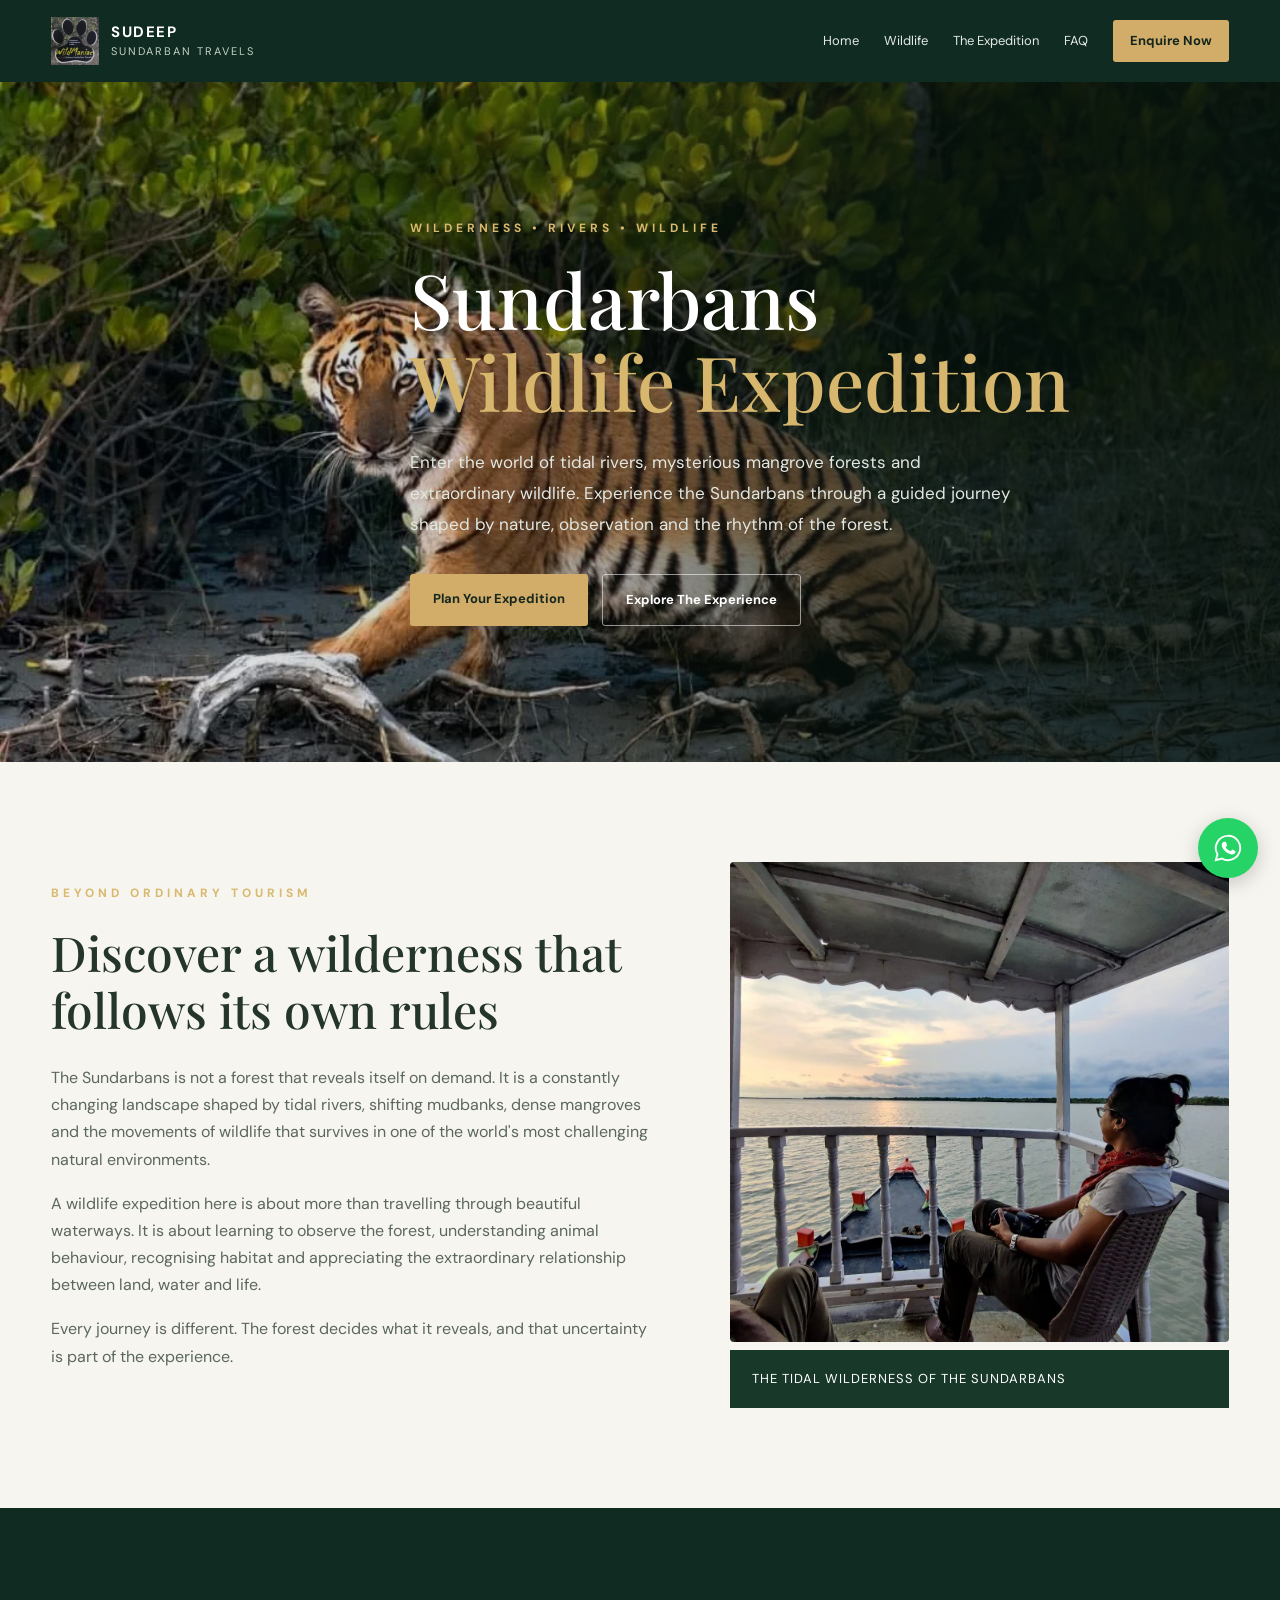
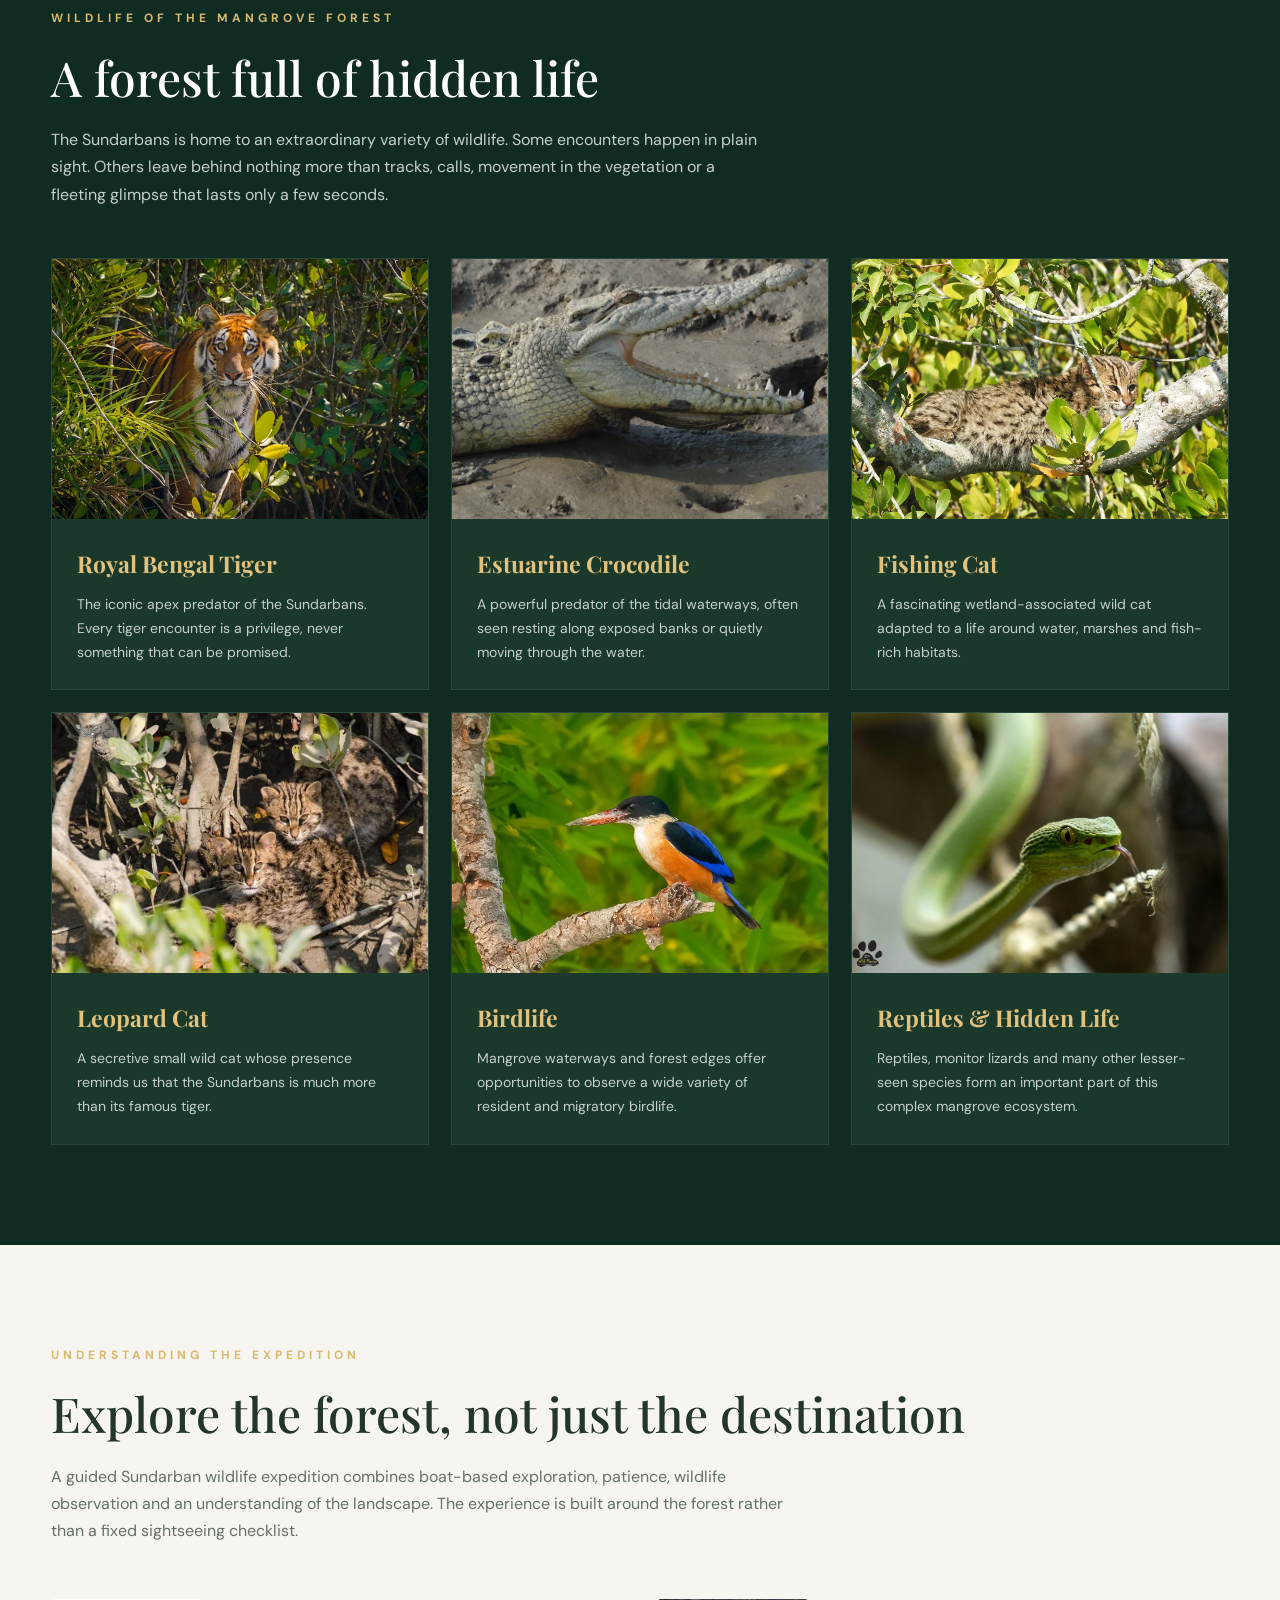
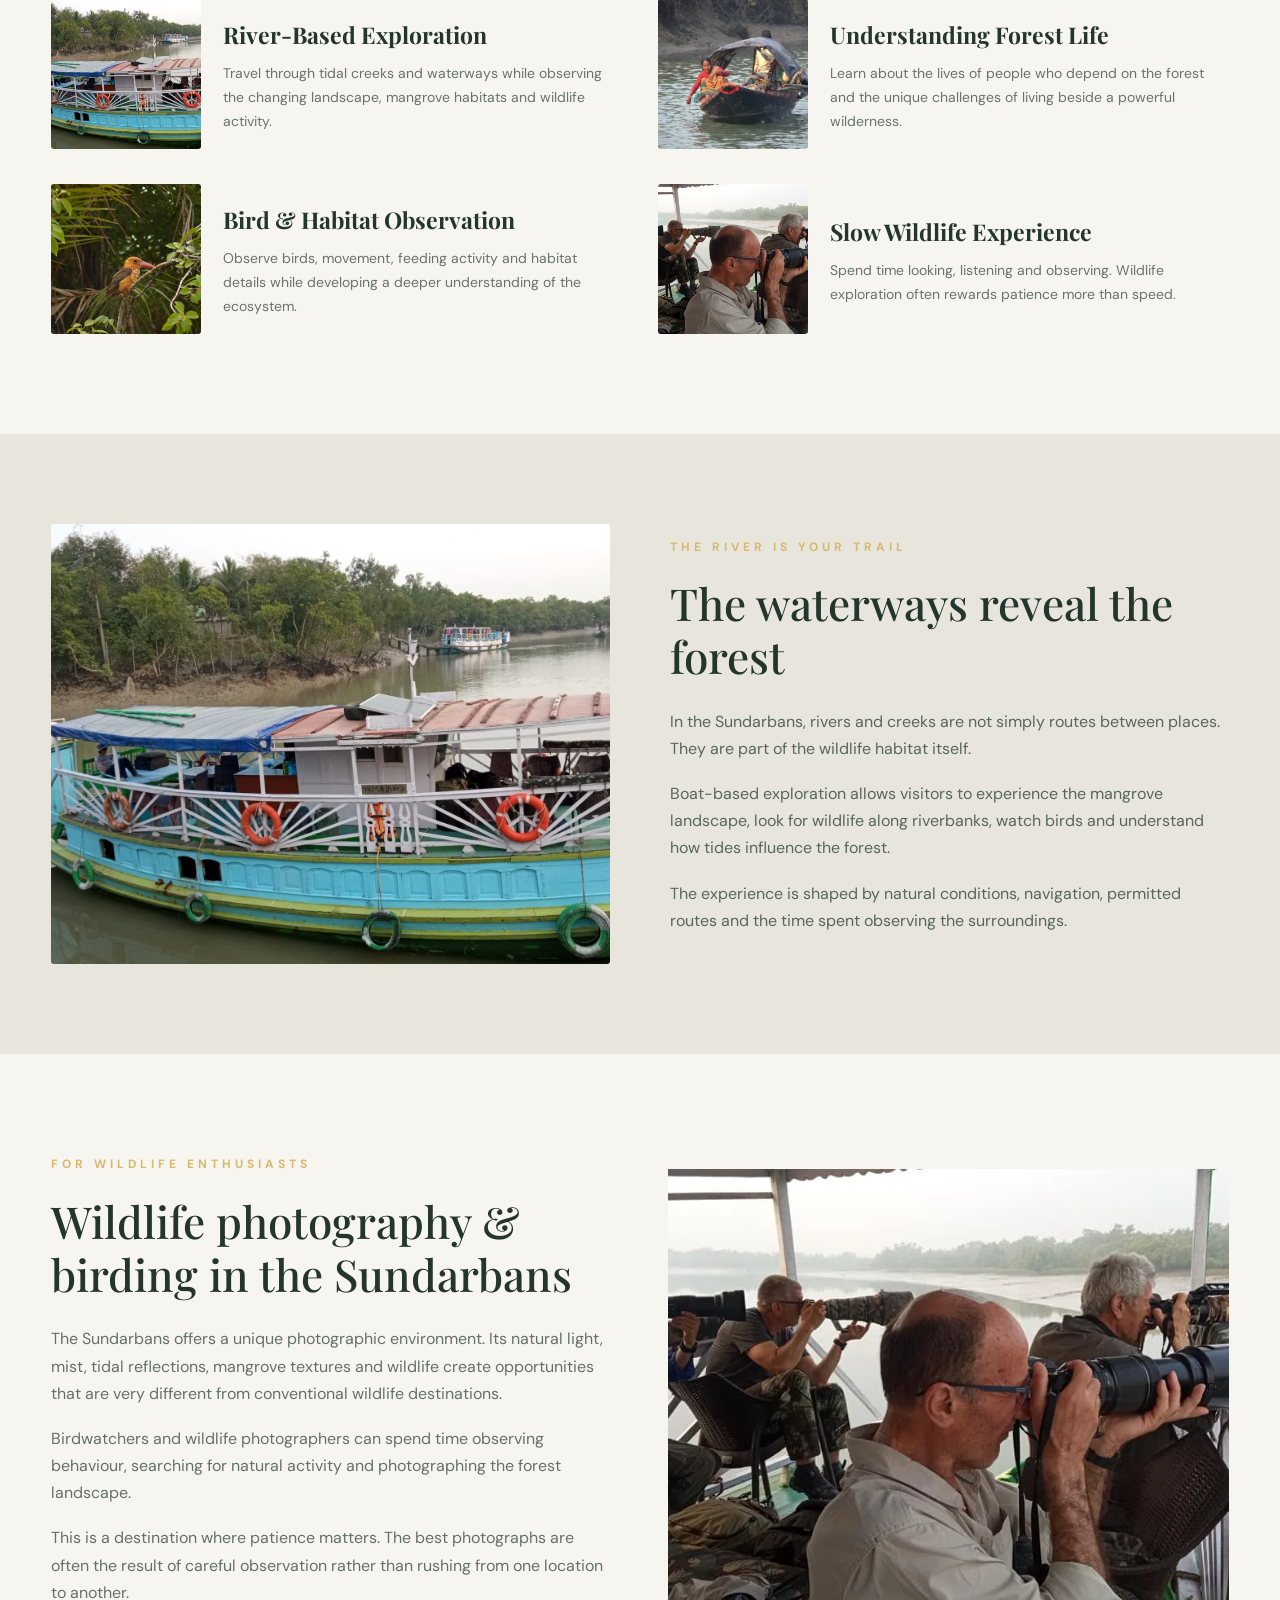
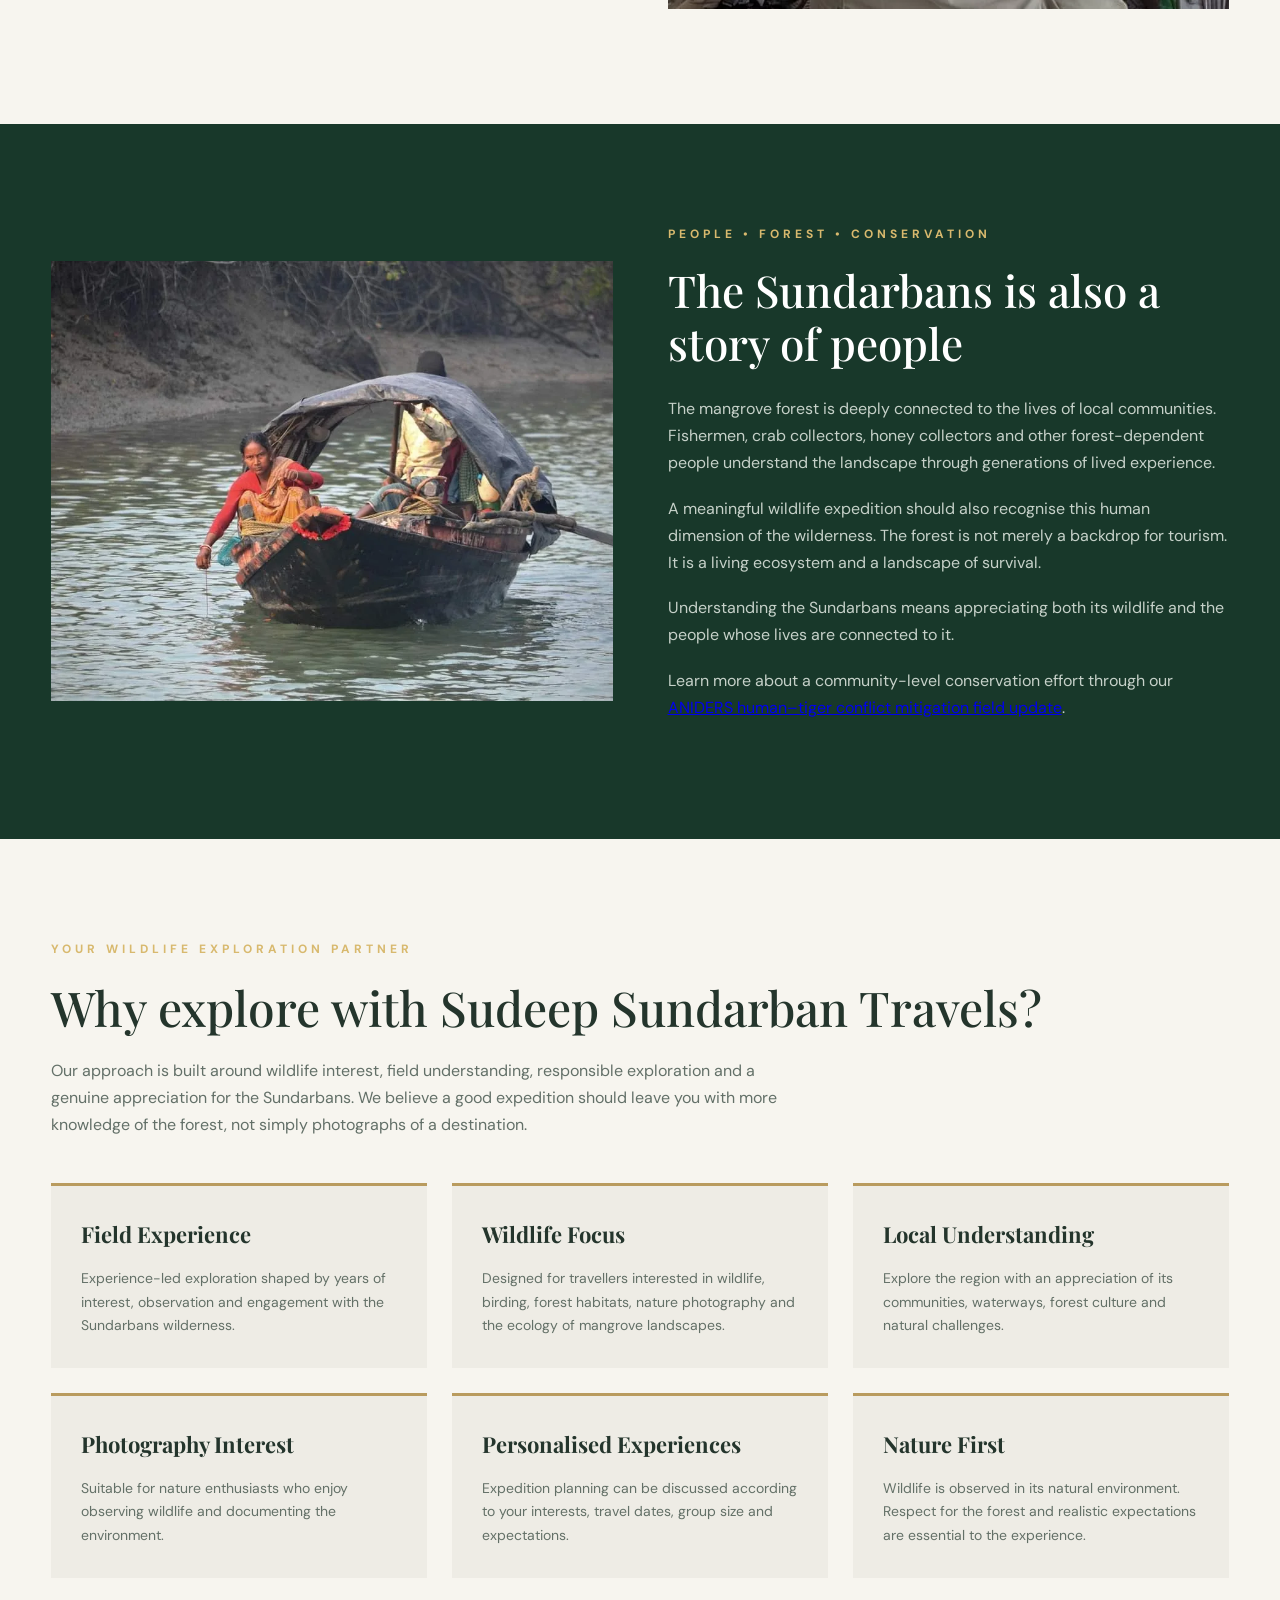
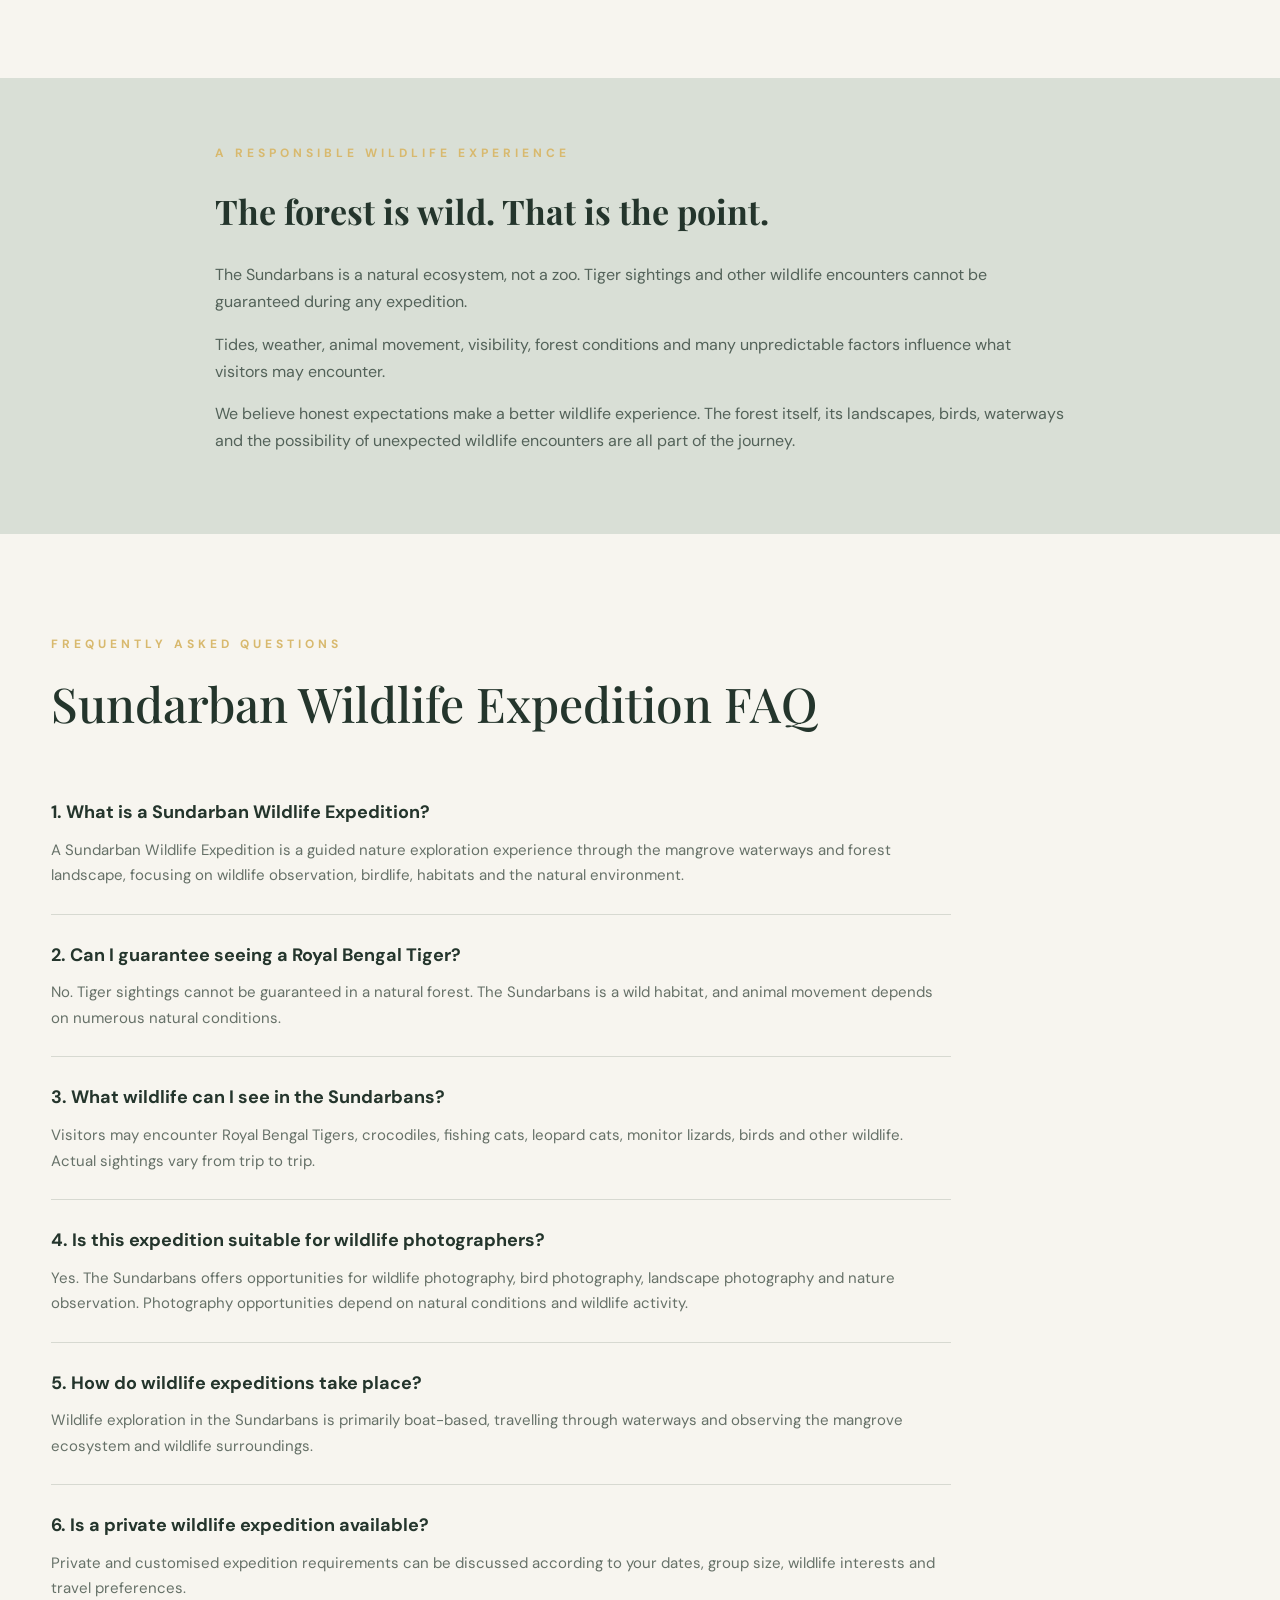
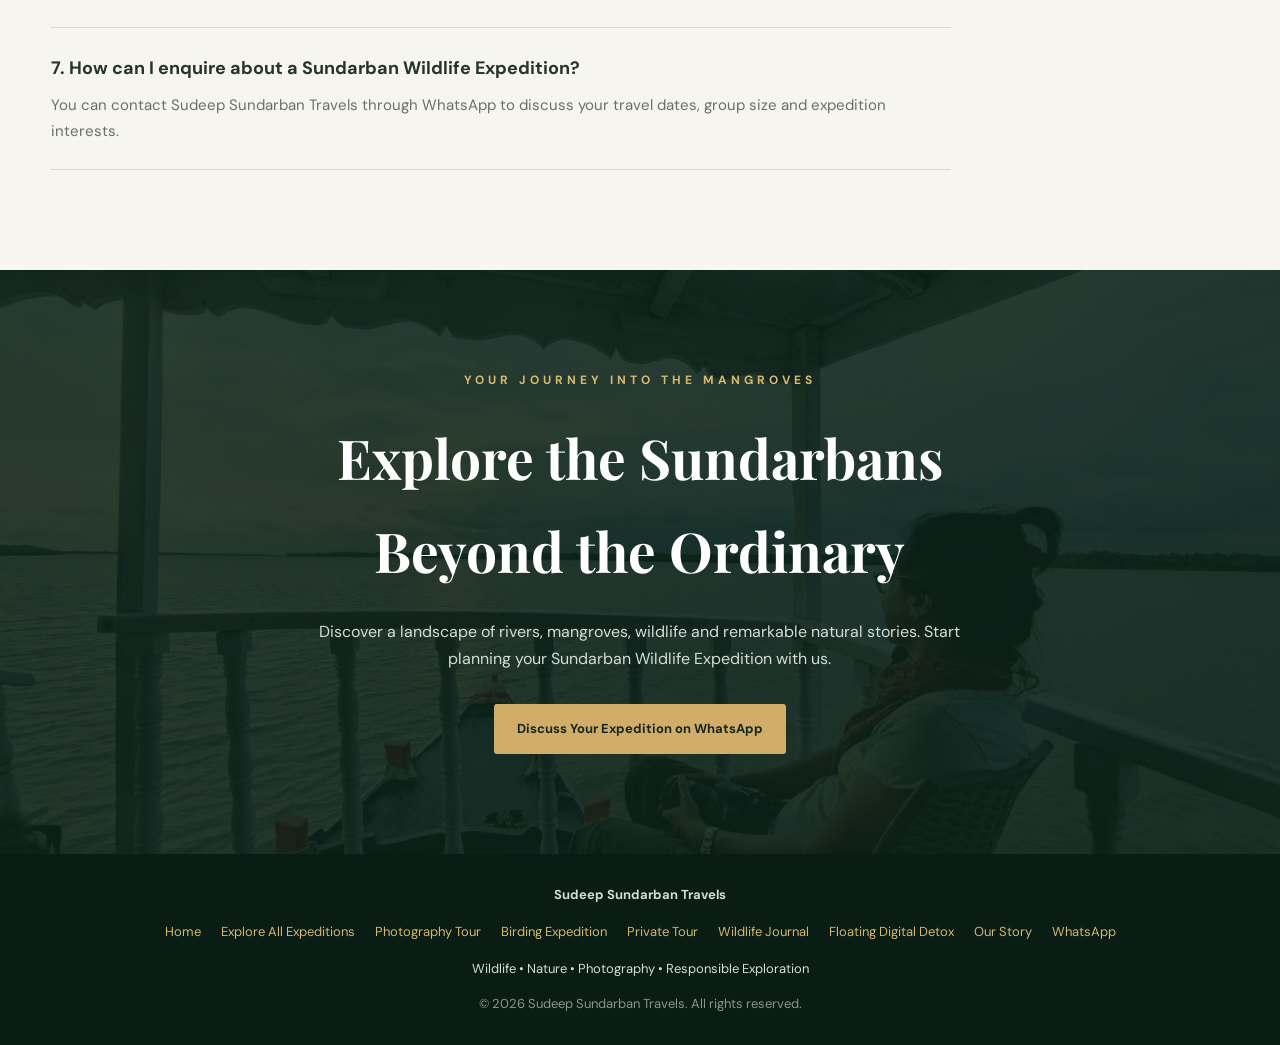
<file: sundarban-wildlife-expedition.html>
<!DOCTYPE html>
<html lang="en">
<head>
    <meta charset="UTF-8">
    <meta name="viewport" content="width=device-width, initial-scale=1.0">

    <title>Sundarbans Wildlife Expedition | Guided Wildlife Tour | Sudeep</title>

    <meta name="description" content="Plan a guided Sundarbans wildlife expedition with Sudeep Sundarban Travels. Explore mangrove waterways, birdlife and tidal habitats with local field knowledge. Tiger sightings are never guaranteed.">

    <meta name="keywords" content="Sundarban Wildlife Expedition, Sundarban Wildlife Tour, Sundarbans Tiger Expedition, Sundarban Wildlife Safari, Sundarban Birding, Sundarban Wildlife Photography Tour">

    <meta name="author" content="Sumit Ghosh - Sudeep Sundarban Travels">

    <link rel="canonical" href="https://wildmaniacsst-cell.github.io/sudeep-sundarban-travels/sundarban-wildlife-expedition.html">

    <meta name="robots" content="index, follow">

    <!-- Open Graph -->
    <meta property="og:title" content="Sundarban Wildlife Expedition | Sudeep Sundarban Travels">
    <meta property="og:description" content="Explore a guided Sundarbans wildlife expedition through mangrove waterways, birdlife, forest observation and tidal habitats. Tiger sightings are never guaranteed.">
    <meta property="og:type" content="website">
    <meta property="og:site_name" content="Sudeep Sundarban Travels">
<meta property="og:url" content="https://wildmaniacsst-cell.github.io/sudeep-sundarban-travels/sundarban-wildlife-expedition.html">
    <meta property="og:image" content="https://wildmaniacsst-cell.github.io/sudeep-sundarban-travels/sundarban%20tiger%202.webp">

    <!-- Google Fonts -->
    <link rel="preconnect" href="https://fonts.googleapis.com">
    <link rel="preconnect" href="https://fonts.gstatic.com" crossorigin>
    <link href="https://fonts.googleapis.com/css2?family=DM+Sans:wght@400;500;600;700&family=Playfair+Display:wght@400;500;600;700&display=swap" rel="stylesheet">

    <style>
        /* =========================================
           SUNDARBAN EXPEDITION PAGE
           Independent styling to protect homepage
        ========================================= */

        * {
            box-sizing: border-box;
            margin: 0;
            padding: 0;
        }

        html {
            scroll-behavior: smooth;
        }

        body {
            font-family: 'DM Sans', sans-serif;
            background: #f7f5ef;
            color: #24352c;
            line-height: 1.7;
        }

        .exp-page {
    overflow-x: clip;
    overflow-y: visible;
}

        .exp-container {
            width: min(1180px, 92%);
            margin: auto;
        }

        .exp-heading {
            font-family: 'Playfair Display', serif;
            font-weight: 500;
            line-height: 1.2;
        }

        /* HEADER */

        .exp-header {
            position: relative;
            z-index: 10;
            background: #102b22;
            color: #fff;
            padding: 17px 0;
        }

        .exp-header-inner {
            display: flex;
            align-items: center;
            justify-content: space-between;
            gap: 20px;
        }

        .exp-brand {
            display: flex;
            align-items: center;
            gap: 12px;
            text-decoration: none;
            color: white;
        }

        .exp-brand img {
            width: 48px;
            height: 48px;
            object-fit: contain;
            flex-shrink: 0;
        }

        .exp-brand-text {
            line-height: 1.15;
        }

        .exp-brand-text strong {
            display: block;
            font-size: 15px;
            letter-spacing: 1.5px;
        }

        .exp-brand-text span {
            display: block;
            font-size: 11px;
            letter-spacing: 2px;
            color: #c5d2c8;
            margin-top: 4px;
        }

        .exp-header-nav {
            display: flex;
            align-items: center;
            gap: 25px;
        }

        .exp-header-nav a {
            text-decoration: none;
            color: #e3e9e3;
            font-size: 13px;
            transition: 0.3s;
        }

        .exp-header-nav a:hover {
            color: #d6b56e;
        }

        .exp-header-cta {
            background: #d2ad69;
            color: #14251c !important;
            padding: 10px 17px;
            border-radius: 3px;
            font-weight: 700;
        }

        /* HERO */

        .exp-hero{position:relative;min-height:680px;display:flex;align-items:center;justify-content:flex-end;background:linear-gradient(90deg,rgba(7,19,14,.06) 0%,rgba(7,19,14,.22) 38%,rgba(7,19,14,.72) 68%,rgba(7,19,14,.88) 100%),url('sundarban%20tiger%2012.webp') center 45%/cover no-repeat;color:#fff}

        .exp-hero-content{position:relative;max-width:760px;width:100%;margin-right:5%;margin-left:auto;padding:90px 0}

        .exp-eyebrow {
            color: #d8b96e;
            font-size: 12px;
            letter-spacing: 4px;
            font-weight: 700;
            text-transform: uppercase;
            margin-bottom: 20px;
        }

        .exp-hero h1 {
            font-family: 'Playfair Display', serif;
            font-size: clamp(42px, 6vw, 76px);
            line-height: 1.08;
            font-weight: 500;
            margin-bottom: 25px;
        }

        .exp-hero h1 span {
            color: #d7b66d;
        }

        .exp-hero p {
            max-width: 620px;
            font-size: 17px;
            color: #e2e7e2;
            line-height: 1.8;
        }

        .exp-hero-buttons {
            display: flex;
            flex-wrap: wrap;
            gap: 14px;
            margin-top: 35px;
        }

        .exp-button {
            display: inline-block;
            text-decoration: none;
            padding: 14px 23px;
            border-radius: 3px;
            font-weight: 700;
            font-size: 13px;
            transition: 0.3s;
        }

        .exp-button-primary {
            background: #d2ad69;
            color: #16271e;
        }

        .exp-button-primary:hover {
            background: #e5c681;
            transform: translateY(-2px);
        }

        .exp-button-outline {
            border: 1px solid rgba(255,255,255,.55);
            color: #fff;
        }

        .exp-button-outline:hover {
            background: rgba(255,255,255,.12);
        }

        /* INTRO */

        .exp-intro {
            padding: 100px 0;
        }

        .exp-intro-grid {
            display: grid;
            grid-template-columns: 1.1fr .9fr;
            gap: 70px;
            align-items: center;
        }

        .exp-intro h2 {
            font-size: clamp(32px, 4vw, 48px);
            margin-bottom: 25px;
        }

        .exp-intro p {
            color: #5a675f;
            margin-bottom: 17px;
            font-size: 16px;
        }

        .exp-intro-image {
            position: relative;
        }

        .exp-intro-image img {
            width: 100%;
            height: 480px;
            object-fit: cover;
            border-radius: 4px;
        }

        .exp-image-caption {
            background: #18382a;
            color: white;
            padding: 18px 22px;
            font-size: 13px;
            letter-spacing: 1px;
        }

        /* DARK FEATURE */

        .exp-dark-section {
            background: #102b22;
            color: white;
            padding: 100px 0;
        }

        .exp-dark-section h2 {
            font-size: clamp(32px, 4vw, 48px);
            margin-bottom: 20px;
        }

        .exp-section-intro {
            max-width: 720px;
            color: #c5d0c8;
            margin-bottom: 50px;
        }

        .exp-wildlife-grid {
            display: grid;
            grid-template-columns: repeat(3, 1fr);
            gap: 22px;
        }

        .exp-wildlife-card {
            background: #1a392b;
            border: 1px solid rgba(255,255,255,.07);
            overflow: hidden;
        }

        .exp-wildlife-card img {
            display: block;
            width: 100%;
            height: 260px;
            object-fit: cover;
            transition: transform .5s;
        }

        .exp-wildlife-card:hover img {
            transform: scale(1.04);
        }

        .exp-wildlife-card-content {
            padding: 25px;
        }

        .exp-wildlife-card h3 {
            font-family: 'Playfair Display', serif;
            font-size: 23px;
            margin-bottom: 10px;
            color: #e0c17d;
        }

        .exp-wildlife-card p {
            color: #c4d0c8;
            font-size: 14px;
        }

        /* EXPLORATION */

        .exp-exploration {
            padding: 100px 0;
        }

        .exp-exploration h2 {
            font-size: clamp(32px, 4vw, 48px);
            margin-bottom: 20px;
        }

        .exp-exploration-intro {
            max-width: 750px;
            color: #647168;
            margin-bottom: 55px;
        }

        .exp-exploration-grid {
            display: grid;
            grid-template-columns: repeat(2, 1fr);
            gap: 35px;
        }

        .exp-exploration-item {
            display: grid;
            grid-template-columns: 150px 1fr;
            gap: 22px;
            align-items: center;
        }

        .exp-exploration-item img {
            width: 150px;
            height: 150px;
            object-fit: cover;
            border-radius: 3px;
        }

        .exp-exploration-item h3 {
            font-family: 'Playfair Display', serif;
            font-size: 23px;
            margin-bottom: 8px;
        }

        .exp-exploration-item p {
            font-size: 14px;
            color: #68746b;
        }

        /* BOAT SECTION */

        .exp-boat-section {
            background: #e8e5dc;
            padding: 90px 0;
        }

        .exp-boat-grid {
            display: grid;
            grid-template-columns: 1fr 1fr;
            gap: 60px;
            align-items: center;
        }

        .exp-boat-grid img {
            width: 100%;
            height: 440px;
            object-fit: cover;
            border-radius: 3px;
        }

        .exp-boat-content h2 {
            font-size: clamp(30px, 4vw, 44px);
            margin-bottom: 25px;
        }

        .exp-boat-content p {
            color: #59665d;
            margin-bottom: 18px;
        }

        /* PHOTOGRAPHY */

        .exp-photo-section {
            padding: 100px 0;
        }

        .exp-photo-grid {
            display: grid;
            grid-template-columns: 1fr 1fr;
            gap: 55px;
            align-items: center;
        }

        .exp-photo-grid img {
            width: 100%;
            height: 440px;
            object-fit: cover;
        }

        .exp-photo-content h2 {
            font-size: clamp(30px, 4vw, 44px);
            margin-bottom: 25px;
        }

        .exp-photo-content p {
            color: #647168;
            margin-bottom: 18px;
        }

        /* LOCAL KNOWLEDGE */

        .exp-community-section {
            background: #18382a;
            color: white;
            padding: 100px 0;
        }

        .exp-community-grid {
            display: grid;
            grid-template-columns: 1fr 1fr;
            gap: 55px;
            align-items: center;
        }

        .exp-community-grid img {
            width: 100%;
            height: 440px;
            object-fit: cover;
        }

        .exp-community-content h2 {
            font-size: clamp(30px, 4vw, 44px);
            margin-bottom: 25px;
        }

        .exp-community-content p {
            color: #c6d1c9;
            margin-bottom: 18px;
        }

        /* WHY US */

        .exp-why-section {
            padding: 100px 0;
        }

        .exp-why-section h2 {
            font-size: clamp(32px, 4vw, 48px);
            margin-bottom: 20px;
        }

        .exp-why-intro {
            max-width: 760px;
            color: #637068;
            margin-bottom: 45px;
        }

        .exp-why-grid {
            display: grid;
            grid-template-columns: repeat(3, 1fr);
            gap: 25px;
        }

        .exp-why-card {
            padding: 30px;
            background: #eeece5;
            border-top: 3px solid #b99b5e;
        }

        .exp-why-card h3 {
            font-family: 'Playfair Display', serif;
            font-size: 22px;
            margin-bottom: 13px;
        }

        .exp-why-card p {
            font-size: 14px;
            color: #637067;
        }

        /* HONEST EXPECTATION */

        .exp-expectations {
            background: #d9dfd6;
            padding: 65px 0;
        }

        .exp-expectations-inner {
            max-width: 850px;
        }

        .exp-expectations h2 {
            font-family: 'Playfair Display', serif;
            font-size: 34px;
            margin-bottom: 20px;
        }

        .exp-expectations p {
            color: #536259;
            margin-bottom: 15px;
        }

        /* FAQ */

        .exp-faq-section {
            padding: 100px 0;
        }

        .exp-faq-section h2 {
            font-size: clamp(32px, 4vw, 48px);
            margin-bottom: 40px;
        }

        .exp-faq {
            max-width: 900px;
        }

        .exp-faq-item {
            padding: 25px 0;
            border-bottom: 1px solid #d7d9d1;
        }

        .exp-faq-item h3 {
            font-size: 18px;
            margin-bottom: 10px;
        }

        .exp-faq-item p {
            color: #667168;
            font-size: 15px;
        }

        /* CTA */

        .exp-final-cta {
            background:
                linear-gradient(rgba(12,35,25,.88), rgba(12,35,25,.88)),
                url('sundarban%205.webp') center / cover;
            color: white;
            padding: 100px 20px;
            text-align: center;
        }

        .exp-final-cta h2 {
            font-family: 'Playfair Display', serif;
            font-size: clamp(34px, 5vw, 55px);
            margin-bottom: 20px;
        }

        .exp-final-cta p {
            color: #d3ddd5;
            max-width: 680px;
            margin: 0 auto 32px;
        }

        /* FOOTER */

        .exp-footer {
            background: #091d15;
            color: #d3ddd5;
            padding: 30px 0;
            text-align: center;
            font-size: 13px;
        }

        .exp-footer a {
            color: #d6b66d;
            text-decoration: none;
        }

        .exp-footer-links {
            margin: 15px 0;
            display: flex;
            justify-content: center;
            flex-wrap: wrap;
            gap: 20px;
        }

        /* WHATSAPP */

        .exp-whatsapp{position:fixed;right:22px;bottom:22px;z-index:99;background:#25d366;color:white;width:60px;height:60px;border-radius:50%;display:flex;justify-content:center;align-items:center;text-decoration:none;box-shadow:0 5px 20px rgba(0,0,0,.2);transition:transform .2s,box-shadow .2s}.exp-whatsapp:hover{transform:translateY(-3px);box-shadow:0 8px 24px rgba(0,0,0,.28)}.exp-whatsapp svg{width:30px;height:30px}

        /* RESPONSIVE */

        @media (max-width: 900px) {

            .exp-header-nav {
                gap: 15px;
            }

            .exp-header-nav a:not(.exp-header-cta) {
                display: none;
            }

            .exp-intro-grid,
            .exp-boat-grid,
            .exp-photo-grid,
            .exp-community-grid {
                grid-template-columns: 1fr;
                gap: 35px;
            }

            .exp-wildlife-grid {
                grid-template-columns: repeat(2, 1fr);
            }

            .exp-exploration-grid {
                grid-template-columns: 1fr;
            }

            .exp-why-grid {
                grid-template-columns: repeat(2, 1fr);
            }

            .exp-hero{min-height:620px;justify-content:flex-end;background-position:45% center}.exp-hero-content{max-width:700px;width:90%;margin-right:5%;padding:75px 0}
        }

        @media (max-width: 600px) {

            .exp-container {
                width: 90%;
            }

            .exp-header {
                padding: 13px 0;
            }

            .exp-brand img {
                width: 42px;
                height: 42px;
            }

            .exp-brand-text strong {
                font-size: 13px;
            }

            .exp-brand-text span {
                font-size: 9px;
                letter-spacing: 1.5px;
            }

            .exp-header-cta {
                padding: 9px 11px;
                font-size: 11px !important;
            }

            .exp-hero{min-height:570px;justify-content:flex-end;background-position:40% center}.exp-hero-content{width:90%;max-width:90%;margin-right:5%;padding:65px 0}.exp-hero h1{font-size:43px}

            .exp-hero p {
                font-size: 15px;
            }

            .exp-hero-buttons {
                flex-direction: column;
                align-items: flex-start;
            }

            .exp-intro,
            .exp-dark-section,
            .exp-exploration,
            .exp-photo-section,
            .exp-community-section,
            .exp-why-section,
            .exp-faq-section {
                padding: 70px 0;
            }

            .exp-intro-image img {
                height: 350px;
            }

            .exp-wildlife-grid {
                grid-template-columns: 1fr;
            }

            .exp-wildlife-card img {
                height: 250px;
            }

            .exp-exploration-item {
                grid-template-columns: 110px 1fr;
                gap: 15px;
            }

            .exp-exploration-item img {
                width: 110px;
                height: 120px;
            }

            .exp-exploration-item h3 {
                font-size: 20px;
            }

            .exp-boat-grid img,
            .exp-photo-grid img,
            .exp-community-grid img {
                height: 330px;
            }

            .exp-why-grid {
                grid-template-columns: 1fr;
            }

            .exp-why-card {
                padding: 25px;
            }

            .exp-final-cta {
                padding: 75px 20px;
            }
        }
    </style>

    <!-- Structured Data: Travel Agency -->
    <script type="application/ld+json">
    {
      "@context": "https://schema.org",
      "@type": "TravelAgency",
      "name": "Sudeep Sundarban Travels",
      "url": "https://wildmaniacsst-cell.github.io/sudeep-sundarban-travels/sundarban-wildlife-expedition.html",
      "description": "Guided wildlife expeditions, birding experiences and wildlife photography tours in the Sundarbans, India.",
      "image": "https://wildmaniacsst-cell.github.io/sudeep-sundarban-travels/sundarban%20tiger%202.webp",
      "areaServed": {
        "@type": "Place",
        "name": "Sundarbans, West Bengal, India"
      },
      "founder": {
        "@type": "Person",
        "name": "Sumit Ghosh"
      }
    }
    </script>

    <!-- Structured Data: FAQ -->
    <script type="application/ld+json">
    {
      "@context": "https://schema.org",
      "@type": "FAQPage",
      "mainEntity": [
        {
          "@type": "Question",
          "name": "What is a Sundarban Wildlife Expedition?",
          "acceptedAnswer": {
            "@type": "Answer",
            "text": "A Sundarban Wildlife Expedition is a guided nature exploration experience through the mangrove waterways and forest landscapes of the Sundarbans, focusing on wildlife observation, birds, habitat and the natural environment."
          }
        },
        {
          "@type": "Question",
          "name": "Can I guarantee seeing a Royal Bengal Tiger?",
          "acceptedAnswer": {
            "@type": "Answer",
            "text": "No responsible wildlife expedition can guarantee a tiger sighting. The Sundarbans is a natural habitat, and wildlife sightings depend on animal movement, tides, weather, season and many other factors."
          }
        },
        {
          "@type": "Question",
          "name": "What wildlife can I see in the Sundarbans?",
          "acceptedAnswer": {
            "@type": "Answer",
            "text": "Visitors may encounter Royal Bengal Tigers, crocodiles, fishing cats, leopard cats, monitor lizards, birds and other wildlife. Sightings vary during each expedition."
          }
        },
        {
          "@type": "Question",
          "name": "Is the Sundarban Wildlife Expedition suitable for photographers?",
          "acceptedAnswer": {
            "@type": "Answer",
            "text": "Yes. The Sundarbans offers opportunities for wildlife photography, bird photography, mangrove landscapes and nature observation. Photography opportunities depend on natural conditions and wildlife activity."
          }
        },
        {
          "@type": "Question",
          "name": "How does wildlife exploration in the Sundarbans take place?",
          "acceptedAnswer": {
            "@type": "Answer",
            "text": "Wildlife exploration in the Sundarbans is primarily boat-based, following waterways through the mangrove ecosystem while observing the forest, birds, wildlife signs and natural surroundings."
          }
        }
      ]
    }
    </script>

<meta name="twitter:card" content="summary_large_image">
<meta name="twitter:title" content="Sundarbans Wildlife Expedition | Guided Wildlife Tour | Sudeep">
<meta name="twitter:description" content="Plan a guided Sundarbans wildlife expedition with Sudeep Sundarban Travels. Explore mangrove waterways, birdlife and tidal habitats with local field knowledge. Tiger sightings are never guaranteed.">
<meta name="twitter:image" content="https://wildmaniacsst-cell.github.io/sudeep-sundarban-travels/sundarban%20tiger%202.webp">
</head>

<body class="exp-page">

    <!-- HEADER -->

    <header class="exp-header">
        <div class="exp-container exp-header-inner">

            <a href="index.html" class="exp-brand">
                <img src="logo.webp" alt="Sudeep Sundarban Travels logo" width="48" height="48" loading="eager" decoding="async">
                <div class="exp-brand-text">
                    <strong>SUDEEP</strong>
                    <span>SUNDARBAN TRAVELS</span>
                </div>
            </a>

            <nav class="exp-header-nav">
                <a href="index.html">Home</a>
                <a href="#wildlife">Wildlife</a>
                <a href="#experience">The Expedition</a>
                <a href="#faq">FAQ</a>

                <a class="exp-header-cta" href="https://wa.me/919123388206?text=Hello%2C%20I%20am%20interested%20in%20a%20Sundarban%20Wildlife%20Expedition.">
                    Enquire Now
                </a>
            </nav>

        </div>
    </header>


    <!-- HERO SECTION -->

    <section class="exp-hero">

        <div class="exp-container">
            <div class="exp-hero-content">

                <div class="exp-eyebrow">
                    Wilderness • Rivers • Wildlife
                </div>

                <h1>
                    Sundarbans<br>
                    <span>Wildlife Expedition</span>
                </h1>

                <p>
                    Enter the world of tidal rivers, mysterious mangrove forests
                    and extraordinary wildlife. Experience the Sundarbans through
                    a guided journey shaped by nature, observation and the rhythm
                    of the forest.
                </p>

                <div class="exp-hero-buttons">
                    <a href="https://wa.me/919123388206?text=Hello%2C%20I%20want%20to%20know%20about%20the%20Sundarban%20Wildlife%20Expedition." class="exp-button exp-button-primary">
                        Plan Your Expedition
                    </a>

                    <a href="#experience" class="exp-button exp-button-outline">
                        Explore The Experience
                    </a>
                </div>

            </div>
        </div>

    </section>


    <!-- INTRO -->

    <section class="exp-intro">

        <div class="exp-container exp-intro-grid">

            <div>

                <div class="exp-eyebrow">Beyond Ordinary Tourism</div>

                <h2 class="exp-heading">
                    Discover a wilderness that follows its own rules
                </h2>

                <p>
                    The Sundarbans is not a forest that reveals itself on demand.
                    It is a constantly changing landscape shaped by tidal rivers,
                    shifting mudbanks, dense mangroves and the movements of
                    wildlife that survives in one of the world's most challenging
                    natural environments.
                </p>

                <p>
                    A wildlife expedition here is about more than travelling
                    through beautiful waterways. It is about learning to observe
                    the forest, understanding animal behaviour, recognising
                    habitat and appreciating the extraordinary relationship
                    between land, water and life.
                </p>

                <p>
                    Every journey is different. The forest decides what it
                    reveals, and that uncertainty is part of the experience.
                </p>

            </div>

            <div class="exp-intro-image">

                <img src="sundarban%205.webp" alt="Tidal mangrove waterways and wilderness landscape of the Sundarbans" loading="eager" decoding="async">

                <div class="exp-image-caption">
                    THE TIDAL WILDERNESS OF THE SUNDARBANS
                </div>

            </div>

        </div>

    </section>


    <!-- WILDLIFE -->

    <section class="exp-dark-section" id="wildlife">

        <div class="exp-container">

            <div class="exp-eyebrow">Wildlife of the Mangrove Forest</div>

            <h2 class="exp-heading">
                A forest full of hidden life
            </h2>

            <p class="exp-section-intro">
                The Sundarbans is home to an extraordinary variety of wildlife.
                Some encounters happen in plain sight. Others leave behind
                nothing more than tracks, calls, movement in the vegetation
                or a fleeting glimpse that lasts only a few seconds.
            </p>

            <div class="exp-wildlife-grid">

                <article class="exp-wildlife-card">

                    <img loading="lazy" decoding="async" src="sundarban%20tiger%202.webp"
                         alt="Royal Bengal Tiger in the Sundarbans">

                    <div class="exp-wildlife-card-content">
                        <h3>Royal Bengal Tiger</h3>
                        <p>
                            The iconic apex predator of the Sundarbans.
                            Every tiger encounter is a privilege, never
                            something that can be promised.
                        </p>
                    </div>

                </article>


                <article class="exp-wildlife-card">

                    <img loading="lazy" decoding="async" src="crock%203.webp"
                         alt="Crocodile in the Sundarbans mangrove habitat">

                    <div class="exp-wildlife-card-content">
                        <h3>Estuarine Crocodile</h3>
                        <p>
                            A powerful predator of the tidal waterways,
                            often seen resting along exposed banks
                            or quietly moving through the water.
                        </p>
                    </div>

                </article>


                <article class="exp-wildlife-card">

                    <img loading="lazy" decoding="async" src="FISHING%20CAT.webp"
                         alt="Fishing Cat wildlife photograph">

                    <div class="exp-wildlife-card-content">
                        <h3>Fishing Cat</h3>
                        <p>
                            A fascinating wetland-associated wild cat
                            adapted to a life around water, marshes
                            and fish-rich habitats.
                        </p>
                    </div>

                </article>


                <article class="exp-wildlife-card">

                    <img loading="lazy" decoding="async" src="LEOPARD%20CAT.webp"
                         alt="Leopard Cat in a natural environment">

                    <div class="exp-wildlife-card-content">
                        <h3>Leopard Cat</h3>
                        <p>
                            A secretive small wild cat whose presence
                            reminds us that the Sundarbans is much more
                            than its famous tiger.
                        </p>
                    </div>

                </article>


                <article class="exp-wildlife-card">

                    <img loading="lazy" decoding="async" src="black%20capped.webp"
                         alt="Black-capped kingfisher in the Sundarbans mangrove waterways">

                    <div class="exp-wildlife-card-content">
                        <h3>Birdlife</h3>
                        <p>
                            Mangrove waterways and forest edges offer
                            opportunities to observe a wide variety of
                            resident and migratory birdlife.
                        </p>
                    </div>

                </article>


                <article class="exp-wildlife-card">

                    <img loading="lazy" decoding="async" src="snake%201.webp"
                         alt="Snake in a natural wildlife environment">

                    <div class="exp-wildlife-card-content">
                        <h3>Reptiles & Hidden Life</h3>
                        <p>
                            Reptiles, monitor lizards and many other
                            lesser-seen species form an important part
                            of this complex mangrove ecosystem.
                        </p>
                    </div>

                </article>

            </div>

        </div>

    </section>


    <!-- THE EXPEDITION -->

    <section class="exp-exploration" id="experience">

        <div class="exp-container">

            <div class="exp-eyebrow">Understanding the Expedition</div>

            <h2 class="exp-heading">
                Explore the forest, not just the destination
            </h2>

            <p class="exp-exploration-intro">
                A guided Sundarban wildlife expedition combines boat-based
                exploration, patience, wildlife observation and an
                understanding of the landscape. The experience is built
                around the forest rather than a fixed sightseeing checklist.
            </p>


            <div class="exp-exploration-grid">

                <div class="exp-exploration-item">

                    <img loading="lazy" decoding="async" src="BOAT%209.webp"
                         alt="Wildlife exploration boat in Sundarbans">

                    <div>
                        <h3>River-Based Exploration</h3>
                        <p>
                            Travel through tidal creeks and waterways
                            while observing the changing landscape,
                            mangrove habitats and wildlife activity.
                        </p>
                    </div>

                </div>


                <div class="exp-exploration-item">

                    <img loading="lazy" decoding="async" src="sundarban%20fisherman%203.webp"
                         alt="Local fisherman in Sundarbans">

                    <div>
                        <h3>Understanding Forest Life</h3>
                        <p>
                            Learn about the lives of people who depend
                            on the forest and the unique challenges
                            of living beside a powerful wilderness.
                        </p>
                    </div>

                </div>


                <div class="exp-exploration-item">

                    <img loading="lazy" decoding="async" src="brown%201.webp"
                         alt="Brown-winged kingfisher in the Sundarbans mangrove environment">

                    <div>
                        <h3>Bird & Habitat Observation</h3>
                        <p>
                            Observe birds, movement, feeding activity
                            and habitat details while developing a
                            deeper understanding of the ecosystem.
                        </p>
                    </div>

                </div>


                <div class="exp-exploration-item">

                    <img loading="lazy" decoding="async" src="sundarban%20photography%203.webp"
                         alt="Wildlife photography in the Sundarbans wilderness">

                    <div>
                        <h3>Slow Wildlife Experience</h3>
                        <p>
                            Spend time looking, listening and observing.
                            Wildlife exploration often rewards patience
                            more than speed.
                        </p>
                    </div>

                </div>

            </div>

        </div>

    </section>


    <!-- BOAT EXPERIENCE -->

    <section class="exp-boat-section">

        <div class="exp-container exp-boat-grid">

            <img loading="lazy" decoding="async" src="BOAT%209.webp"
                 alt="Wildlife expedition boat journey through Sundarbans waterways">

            <div class="exp-boat-content">

                <div class="exp-eyebrow">The River is Your Trail</div>

                <h2 class="exp-heading">
                    The waterways reveal the forest
                </h2>

                <p>
                    In the Sundarbans, rivers and creeks are not simply
                    routes between places. They are part of the wildlife
                    habitat itself.
                </p>

                <p>
                    Boat-based exploration allows visitors to experience
                    the mangrove landscape, look for wildlife along
                    riverbanks, watch birds and understand how tides
                    influence the forest.
                </p>

                <p>
                    The experience is shaped by natural conditions,
                    navigation, permitted routes and the time spent
                    observing the surroundings.
                </p>

            </div>

        </div>

    </section>


    <!-- PHOTOGRAPHY -->

    <section class="exp-photo-section">

        <div class="exp-container exp-photo-grid">

            <div class="exp-photo-content">

                <div class="exp-eyebrow">For Wildlife Enthusiasts</div>

                <h2 class="exp-heading">
                    Wildlife photography & birding in the Sundarbans
                </h2>

                <p>
                    The Sundarbans offers a unique photographic environment.
                    Its natural light, mist, tidal reflections, mangrove
                    textures and wildlife create opportunities that are
                    very different from conventional wildlife destinations.
                </p>

                <p>
                    Birdwatchers and wildlife photographers can spend
                    time observing behaviour, searching for natural
                    activity and photographing the forest landscape.
                </p>

                <p>
                    This is a destination where patience matters.
                    The best photographs are often the result of
                    careful observation rather than rushing from
                    one location to another.
                </p>

            </div>

            <img loading="lazy" decoding="async" src="sundarban%20photography%203.webp"
                 alt="Sundarbans mangrove landscape during a wildlife expedition">

        </div>

    </section>


    <!-- LOCAL KNOWLEDGE -->

    <section class="exp-community-section">

        <div class="exp-container exp-community-grid">

            <img loading="lazy" decoding="async" src="sundarban%20fisherman%203.webp"
                 alt="People living and working around Sundarbans waterways">

            <div class="exp-community-content">

                <div class="exp-eyebrow">People • Forest • Conservation</div>

                <h2 class="exp-heading">
                    The Sundarbans is also a story of people
                </h2>

                <p>
                    The mangrove forest is deeply connected to the
                    lives of local communities. Fishermen, crab collectors,
                    honey collectors and other forest-dependent people
                    understand the landscape through generations
                    of lived experience.
                </p>

                <p>
                    A meaningful wildlife expedition should also
                    recognise this human dimension of the wilderness.
                    The forest is not merely a backdrop for tourism.
                    It is a living ecosystem and a landscape
            of survival.
                </p>

                <p>
                    Understanding the Sundarbans means appreciating
                    both its wildlife and the people whose lives
                    are connected to it.
                </p>

                <p>
                    Learn more about a community-level conservation effort through our
                    <a href="aniders-sundarbans-human-tiger-conflict.html">ANIDERS human–tiger conflict mitigation field update</a>.
                </p>

            </div>

        </div>

    </section>


    <!-- WHY SUDEEP -->

    <section class="exp-why-section">

        <div class="exp-container">

            <div class="exp-eyebrow">Your Wildlife Exploration Partner</div>

            <h2 class="exp-heading">
                Why explore with Sudeep Sundarban Travels?
            </h2>

            <p class="exp-why-intro">
                Our approach is built around wildlife interest,
                field understanding, responsible exploration
            and a genuine appreciation for the Sundarbans.
                We believe a good expedition should leave you
                with more knowledge of the forest, not simply
                photographs of a destination.
            </p>


            <div class="exp-why-grid">

                <div class="exp-why-card">
                    <h3>Field Experience</h3>
                    <p>
                        Experience-led exploration shaped by years
                        of interest, observation and engagement
                        with the Sundarbans wilderness.
                    </p>
                </div>

                <div class="exp-why-card">
                    <h3>Wildlife Focus</h3>
                    <p>
                        Designed for travellers interested in wildlife,
                        birding, forest habitats, nature photography
                        and the ecology of mangrove landscapes.
                    </p>
                </div>

                <div class="exp-why-card">
                    <h3>Local Understanding</h3>
                    <p>
                        Explore the region with an appreciation
                        of its communities, waterways, forest
                        culture and natural challenges.
                    </p>
                </div>

                <div class="exp-why-card">
                    <h3>Photography Interest</h3>
                    <p>
                        Suitable for nature enthusiasts who enjoy
                        observing wildlife and documenting
                        the environment.
                    </p>
                </div>

                <div class="exp-why-card">
                    <h3>Personalised Experiences</h3>
                    <p>
                        Expedition planning can be discussed
                        according to your interests, travel dates,
                        group size and expectations.
                    </p>
                </div>

                <div class="exp-why-card">
                    <h3>Nature First</h3>
                    <p>
                        Wildlife is observed in its natural environment.
                        Respect for the forest and realistic expectations
                        are essential to the experience.
                    </p>
                </div>

            </div>

        </div>

    </section>


    <!-- REALISTIC EXPECTATIONS -->

    <section class="exp-expectations">

        <div class="exp-container exp-expectations-inner">

            <div class="exp-eyebrow">A Responsible Wildlife Experience</div>

            <h2>
                The forest is wild. That is the point.
            </h2>

            <p>
                The Sundarbans is a natural ecosystem, not a zoo.
                Tiger sightings and other wildlife encounters
                cannot be guaranteed during any expedition.
            </p>

            <p>
                Tides, weather, animal movement, visibility,
                forest conditions and many unpredictable factors
                influence what visitors may encounter.
            </p>

            <p>
                We believe honest expectations make a better
                wildlife experience. The forest itself, its
                landscapes, birds, waterways and the possibility
                of unexpected wildlife encounters are all part
                of the journey.
            </p>

        </div>

    </section>


    <!-- FAQ -->

    <section class="exp-faq-section" id="faq">

        <div class="exp-container">

            <div class="exp-eyebrow">Frequently Asked Questions</div>

            <h2 class="exp-heading">
                Sundarban Wildlife Expedition FAQ
            </h2>


            <div class="exp-faq">


                <div class="exp-faq-item">
                    <h3>1. What is a Sundarban Wildlife Expedition?</h3>
                    <p>
                        A Sundarban Wildlife Expedition is a guided
                        nature exploration experience through the
                        mangrove waterways and forest landscape,
                        focusing on wildlife observation, birdlife,
                        habitats and the natural environment.
                    </p>
                </div>


                <div class="exp-faq-item">
                    <h3>2. Can I guarantee seeing a Royal Bengal Tiger?</h3>
                    <p>
                        No. Tiger sightings cannot be guaranteed
                        in a natural forest. The Sundarbans is a wild
                        habitat, and animal movement depends on
                        numerous natural conditions.
                    </p>
                </div>


                <div class="exp-faq-item">
                    <h3>3. What wildlife can I see in the Sundarbans?</h3>
                    <p>
                        Visitors may encounter Royal Bengal Tigers,
                        crocodiles, fishing cats, leopard cats,
                        monitor lizards, birds and other wildlife.
                        Actual sightings vary from trip to trip.
                    </p>
                </div>


                <div class="exp-faq-item">
                    <h3>4. Is this expedition suitable for wildlife photographers?</h3>
                    <p>
                        Yes. The Sundarbans offers opportunities
                        for wildlife photography, bird photography,
                        landscape photography and nature observation.
                        Photography opportunities depend on
                        natural conditions and wildlife activity.
                    </p>
                </div>


                <div class="exp-faq-item">
                    <h3>5. How do wildlife expeditions take place?</h3>
                    <p>
                        Wildlife exploration in the Sundarbans
                        is primarily boat-based, travelling through
                        waterways and observing the mangrove
                        ecosystem and wildlife surroundings.
                    </p>
                </div>


                <div class="exp-faq-item">
                    <h3>6. Is a private wildlife expedition available?</h3>
                    <p>
                        Private and customised expedition
                        requirements can be discussed according
                        to your dates, group size, wildlife interests
                        and travel preferences.
                    </p>
                </div>


                <div class="exp-faq-item">
                    <h3>7. How can I enquire about a Sundarban Wildlife Expedition?</h3>
                    <p>
                        You can contact Sudeep Sundarban Travels
                        through WhatsApp to discuss your travel
                        dates, group size and expedition interests.
                    </p>
                </div>


            </div>

        </div>

    </section>


    <!-- FINAL CTA -->

    <section class="exp-final-cta">

        <div class="exp-container">

            <div class="exp-eyebrow">Your Journey Into the Mangroves</div>

            <h2>
                Explore the Sundarbans<br>
                Beyond the Ordinary
            </h2>

            <p>
                Discover a landscape of rivers, mangroves, wildlife
                and remarkable natural stories. Start planning your
                Sundarban Wildlife Expedition with us.
            </p>

            <a href="https://wa.me/919123388206?text=Hello%2C%20I%20am%20interested%20in%20planning%20a%20Sundarban%20Wildlife%20Expedition."
               class="exp-button exp-button-primary">
                Discuss Your Expedition on WhatsApp
            </a>

        </div>

    </section>


    <!-- FOOTER -->

    <footer class="exp-footer">

        <div class="exp-container">

            <p>
                <strong>Sudeep Sundarban Travels</strong>
            </p>

            <div class="exp-footer-links">
                <a href="index.html">Home</a>
                <a href="explore-sundarban-expeditions.html">Explore All Expeditions</a>
                <a href="sundarban-wildlife-photography-tour.html">Photography Tour</a>
                <a href="sundarban-birding-expedition.html">Birding Expedition</a>
                <a href="private-sundarban-tour.html">Private Tour</a>
                <a href="sundarban-wildlife-journal.html">Wildlife Journal</a>
                <a href="floating-digital-detox-sundarbans.html">Floating Digital Detox</a>
                <a href="our-story-sudeep-sundarban-travels.html">Our Story</a>
                <a href="https://wa.me/919123388206">WhatsApp</a>
            </div>

            <p>
                Wildlife • Nature • Photography • Responsible Exploration
            </p>

            <p style="margin-top:12px; color:#87978c;">
                © 2026 Sudeep Sundarban Travels. All rights reserved.
            </p>

        </div>

    </footer>


    <!-- FLOATING WHATSAPP --><a class="exp-whatsapp" href="https://wa.me/919123388206?text=Hello%2C%20I%20want%20to%20know%20about%20Sundarban%20Wildlife%20Expeditions." target="_blank" rel="noopener noreferrer" aria-label="Contact Sudeep Sundarban Travels on WhatsApp"><svg viewBox="0 0 32 32" aria-hidden="true"><path d="M16 3a13 13 0 0 0-11.2 19.6L3 29l6.6-1.7A13 13 0 1 0 16 3z" fill="none" stroke="white" stroke-width="2"/><path d="M11.3 9.7c-.5 0-1 .4-1.3.9-.4.6-.7 1.4-.7 2.4 0 1.6 1.2 3.4 1.4 3.7.2.3 2.5 3.8 6 5.2 1.2.5 2.2.8 3 .9.9.2 1.8.1 2.5-.3.7-.3 1.4-.9 1.6-1.7.2-.7.2-1.3.1-1.5-.1-.2-.4-.3-.7-.5l-2.2-1c-.4-.2-.7-.3-.9.2-.3.4-.8 1.1-1 1.2-.2.3-.4.3-.7.1-.4-.2-1.5-.6-2.8-1.6-1-.8-1.7-1.9-1.9-2.3-.2-.4 0-.6.2-.7.2-.2.5-.6.6-.8.2-.3.3-.5.4-.7.1-.3.1-.5 0-.7-.1-.2-.8-1.8-1-2.5-.3-.7-.6-.6-.9-.6h-.6z" fill="white"/></svg></a>


</body>
</html>
</file>
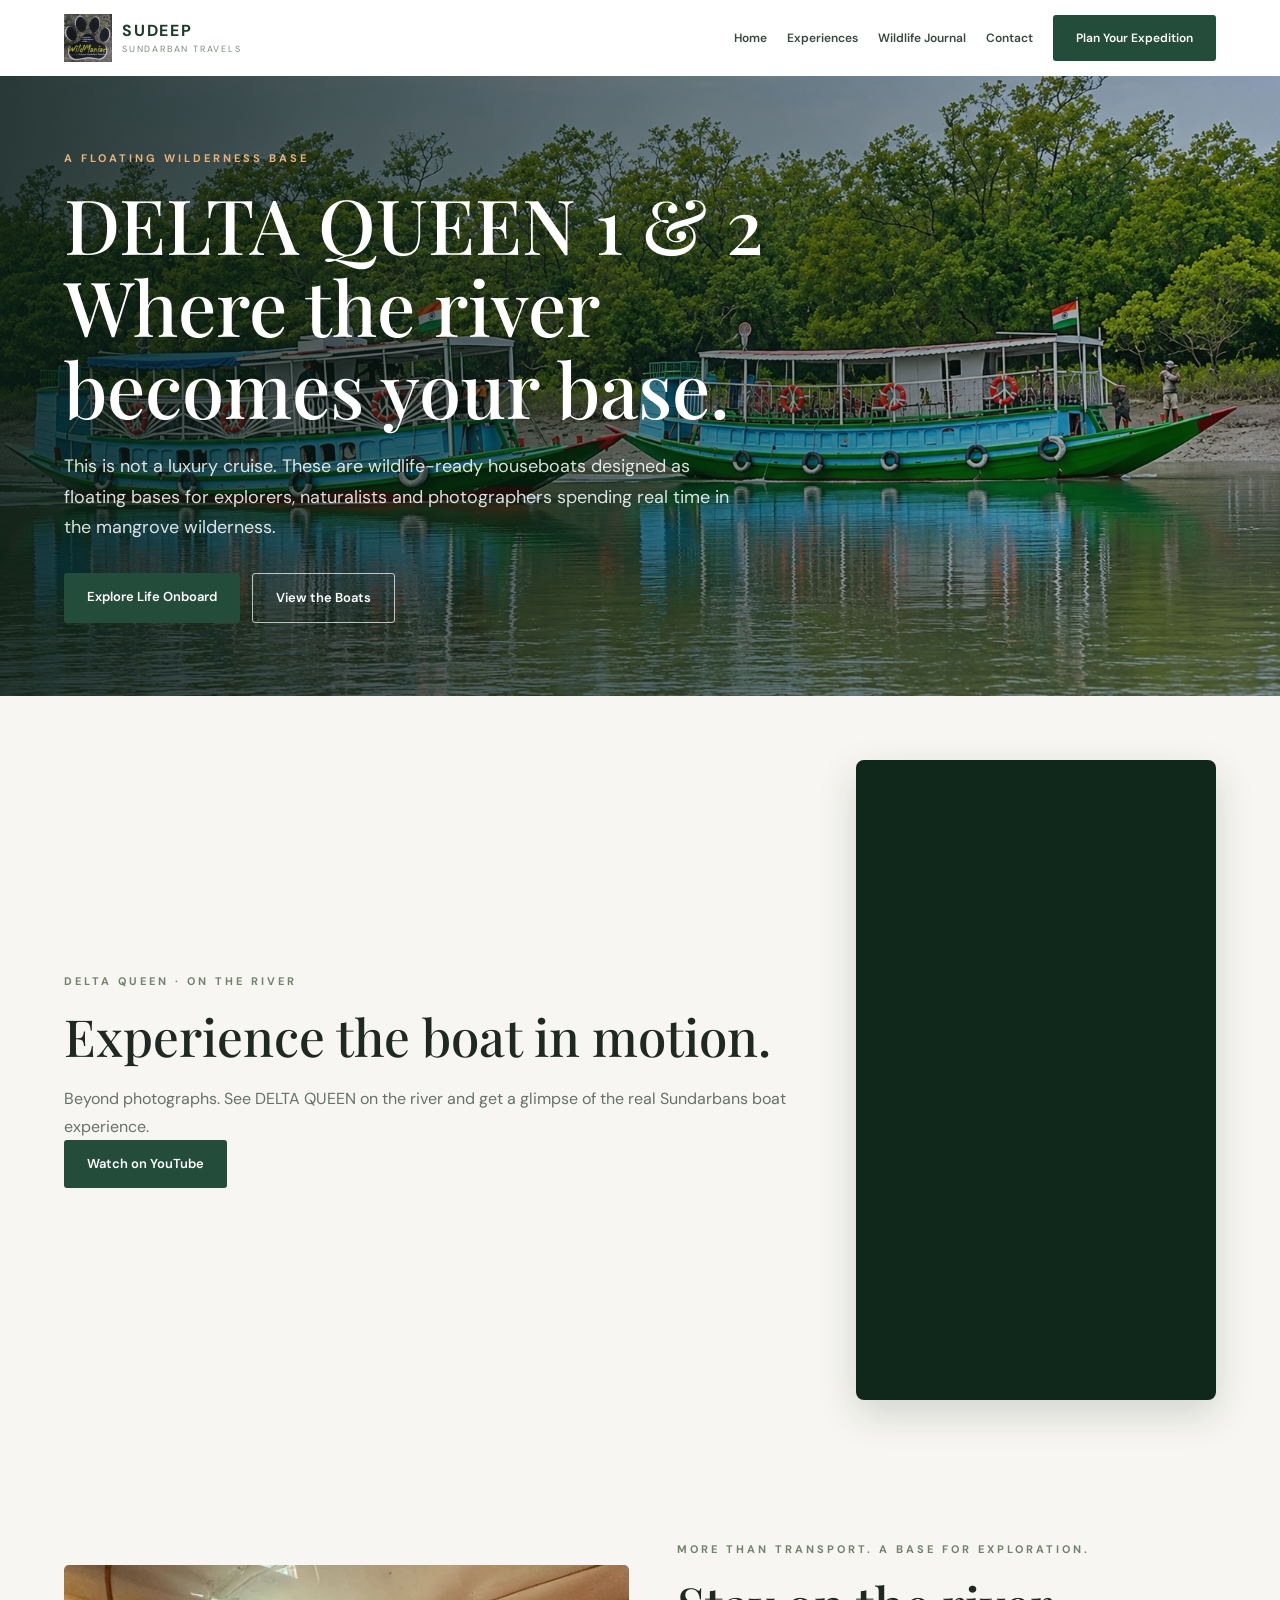
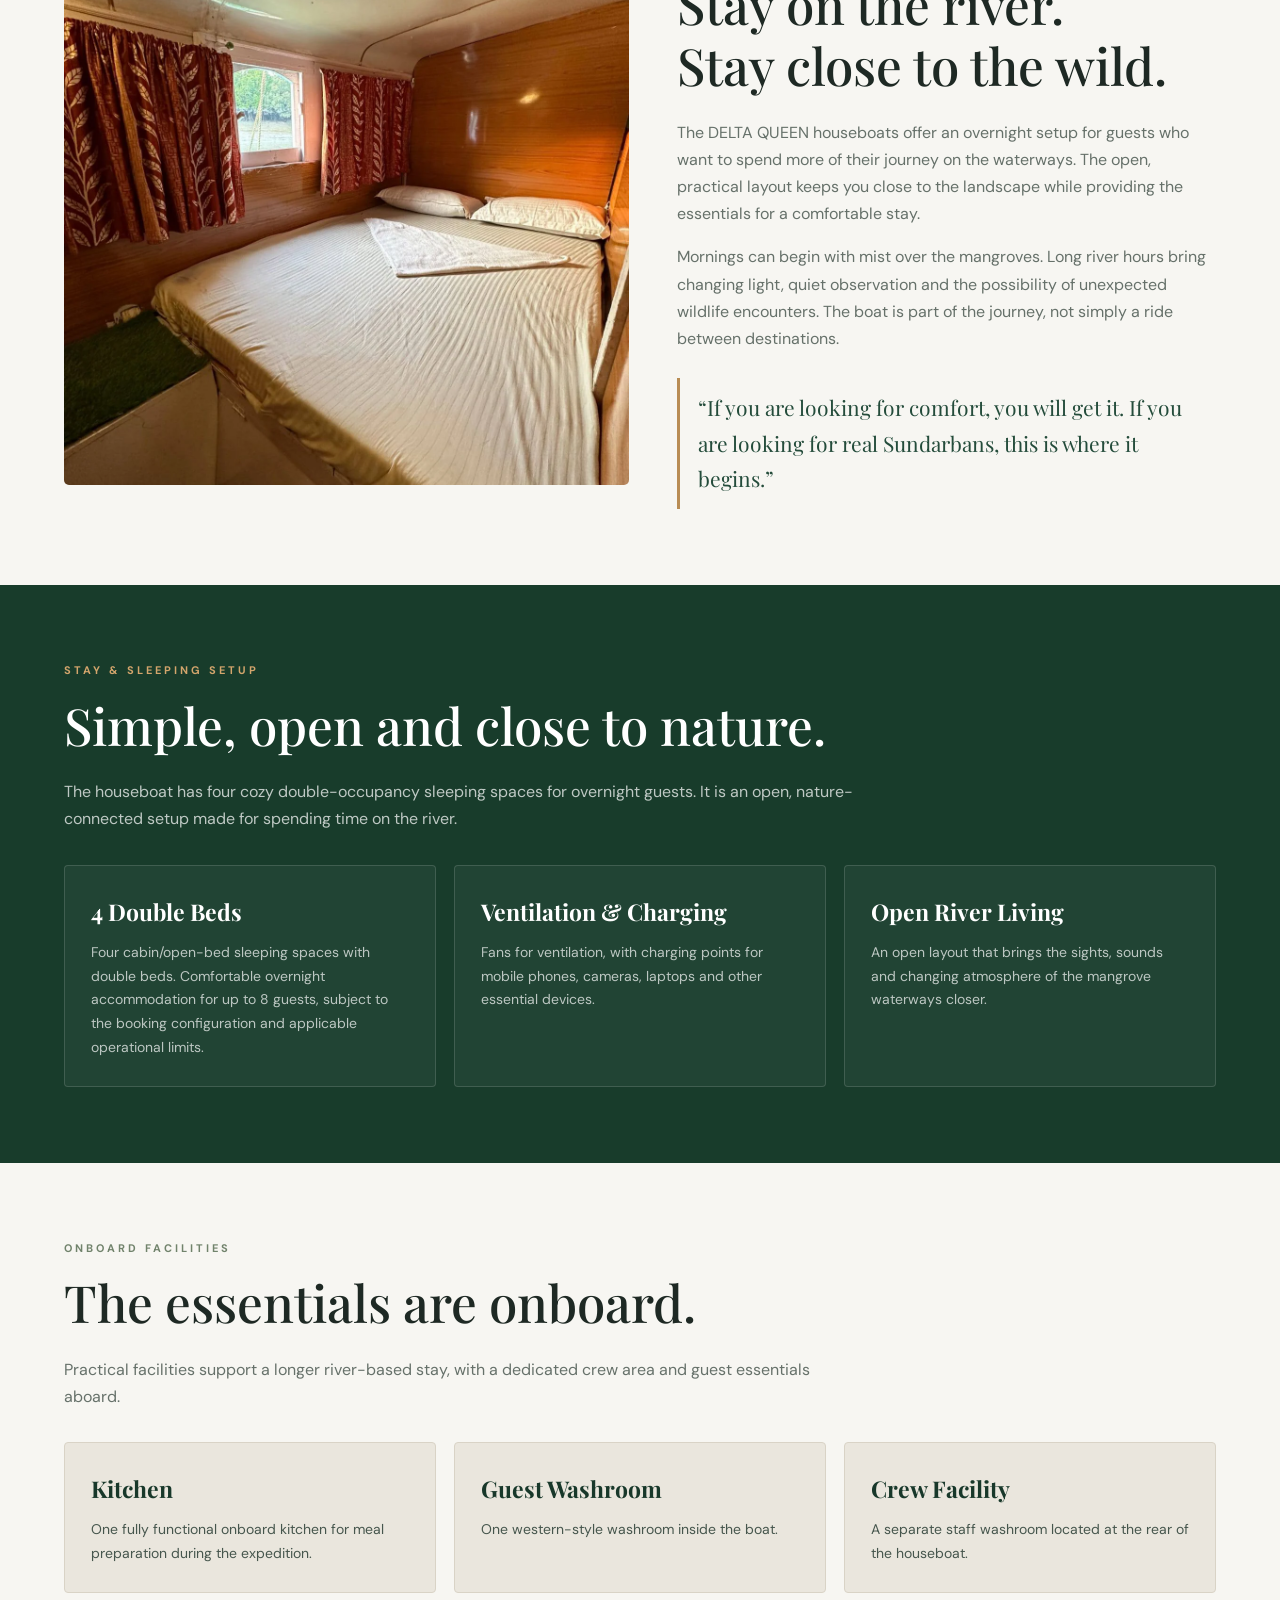
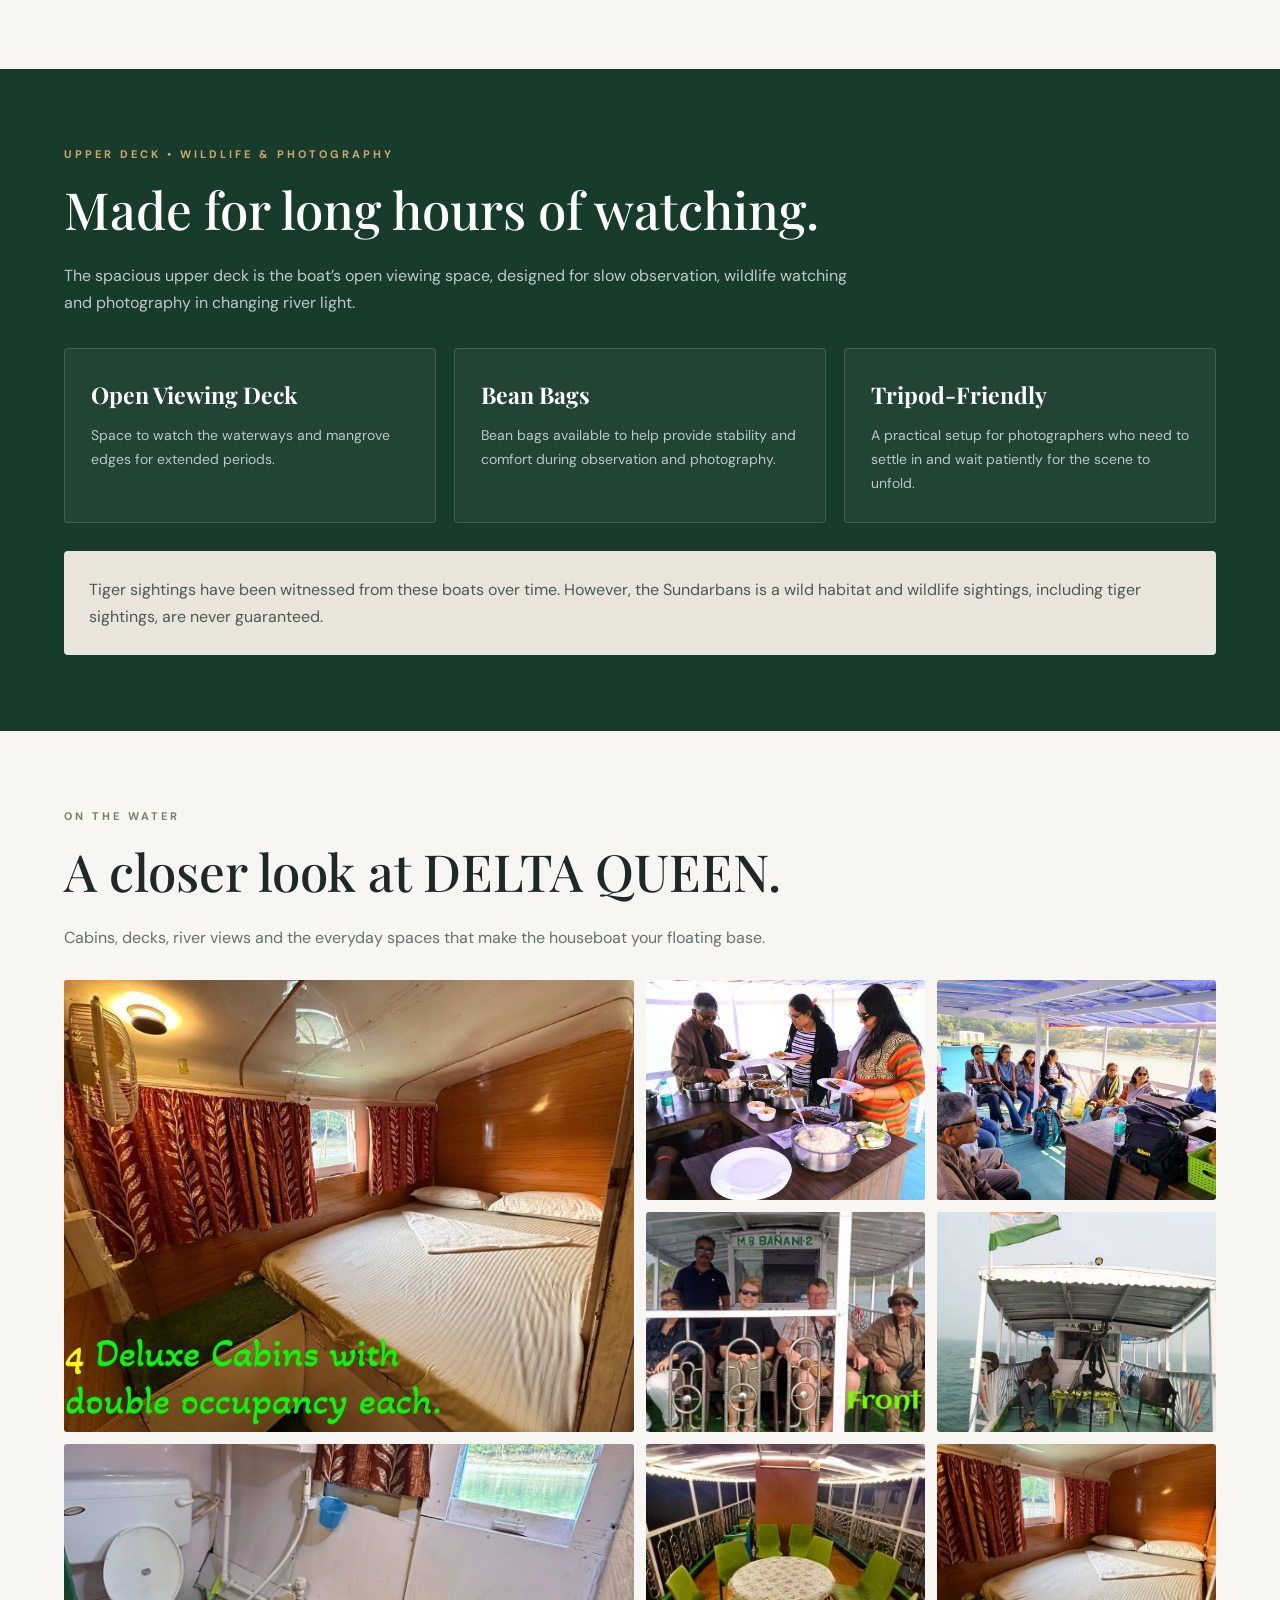
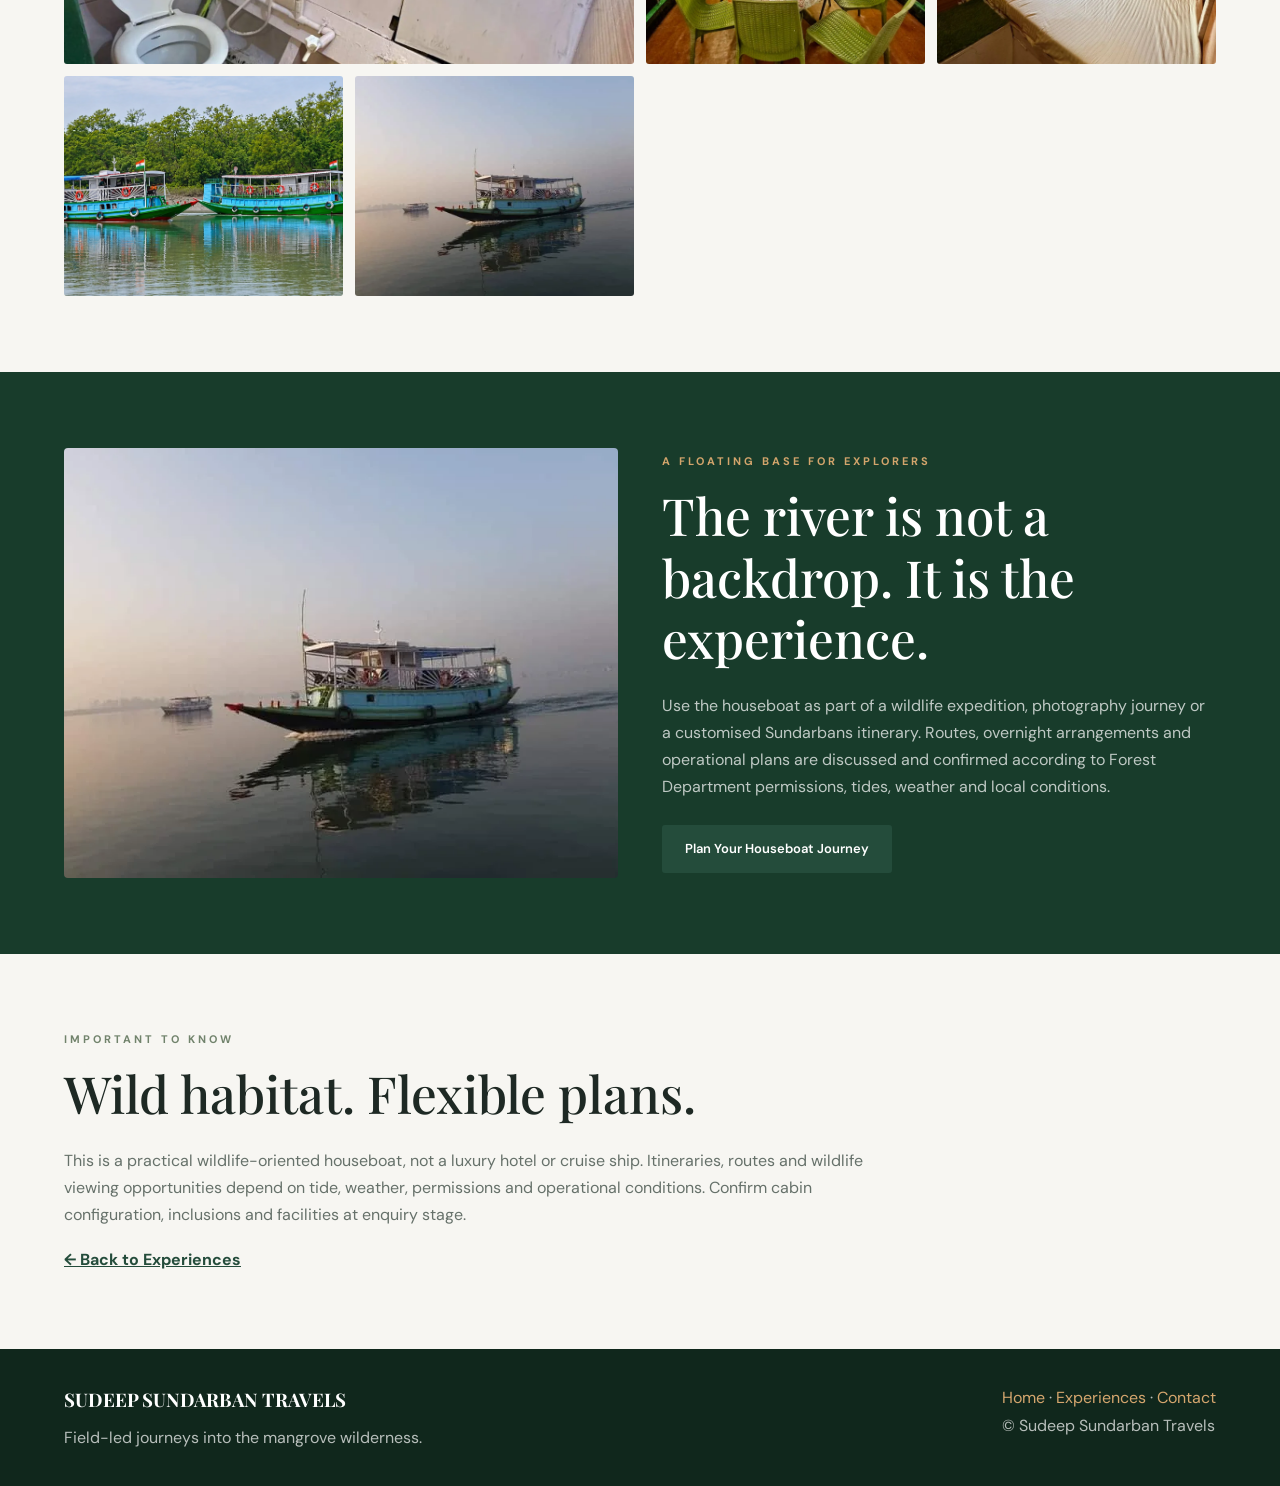
<file: sundarban-wildlife-houseboat-delta-queen.html>
<!DOCTYPE html>
<html lang="en">
<head>
<meta charset="UTF-8">
<meta name="viewport" content="width=device-width, initial-scale=1.0">
<title>DELTA QUEEN 1 & 2 | Wildlife-Ready Sundarbans Houseboats</title>
<meta name="description" content="Discover DELTA QUEEN 1 & 2, wildlife-ready Sundarbans houseboats with overnight cabins, onboard kitchen, washroom and an upper deck designed for wildlife observation and photography.">
<meta name="keywords" content="Sundarbans houseboat, DELTA QUEEN 1 and 2, wildlife-ready houseboat Sundarbans, Sundarbans overnight boat stay, wildlife photography houseboat, floating wilderness base, Sundarbans river expedition">
<meta name="author" content="Sudeep Sundarban Travels">
<link rel="canonical" href="https://wildmaniacsst-cell.github.io/sudeep-sundarban-travels/sundarban-wildlife-houseboat-delta-queen.html">
<meta name="robots" content="index, follow, max-image-preview:large">
<meta property="og:title" content="DELTA QUEEN 1 & 2 | Floating Wilderness Base">
<meta property="og:description" content="A wildlife-ready floating base for real explorers and photographers in the Sundarbans.">
<meta property="og:image" content="https://wildmaniacsst-cell.github.io/sudeep-sundarban-travels/boat-1.webp">
<meta property="og:url" content="https://wildmaniacsst-cell.github.io/sudeep-sundarban-travels/sundarban-wildlife-houseboat-delta-queen.html">
<meta property="og:type" content="website">
<meta property="og:locale" content="en_IN">
<meta property="twitter:title" content="DELTA QUEEN 1 & 2 | Wildlife-Ready Sundarbans Houseboats">
<meta property="twitter:description" content="Explore the DELTA QUEEN wildlife-ready houseboats, floating bases for wildlife observation, overnight stays and photography in the Sundarbans.">
<meta property="twitter:image" content="https://wildmaniacsst-cell.github.io/sudeep-sundarban-travels/boat-10.webp">
<meta property="og:site_name" content="Sudeep Sundarban Travels">
<meta name="twitter:card" content="summary_large_image">
<link rel="preconnect" href="https://fonts.googleapis.com">
<link rel="preconnect" href="https://fonts.gstatic.com" crossorigin>
<link href="https://fonts.googleapis.com/css2?family=DM+Sans:wght@400;500;600;700&family=Playfair+Display:wght@400;500;600;700&display=swap" rel="stylesheet">
<style>
*{box-sizing:border-box;margin:0}html{scroll-behavior:smooth}body{font-family:'DM Sans',sans-serif;background:#f7f6f2;color:#1e2924;line-height:1.7}.container{width:90%;max-width:1180px;margin:auto}.section{padding:76px 0}.eyebrow{text-transform:uppercase;letter-spacing:3px;font-size:11px;font-weight:700;color:#71836c;margin-bottom:15px}.heading{font-family:'Playfair Display',serif;font-size:clamp(32px,4vw,52px);font-weight:500;line-height:1.2;margin-bottom:22px}.copy{color:#66716a;max-width:800px}.nav{background:#fff;padding:14px 0}.nav-inner{display:flex;align-items:center;justify-content:space-between;gap:20px}.brand{display:flex;align-items:center;gap:10px;text-decoration:none;color:#193c2b}.brand img{width:48px;height:48px;object-fit:contain}.brand-name{display:flex;flex-direction:column;line-height:1.2}.brand-name strong{letter-spacing:1.8px}.brand-name span{font-size:9px;letter-spacing:1.8px;color:#7c897e;margin-top:4px}.links{display:flex;gap:20px;align-items:center;flex-wrap:wrap}.links a{font-size:12px;text-decoration:none;color:#39483f;font-weight:600}.btn{display:inline-block;padding:13px 23px;background:#244c3b;color:#fff !important;text-decoration:none;font-size:13px;font-weight:600;border-radius:3px}.hero{min-height:620px;display:flex;align-items:center;color:white;background:linear-gradient(90deg,rgba(7,24,17,.82),rgba(7,24,17,.22)),url('boat-10.webp') center/cover}.hero .eyebrow{color:#e5b37d}.hero h1{font-family:'Playfair Display',serif;font-size:clamp(44px,6vw,76px);line-height:1.08;font-weight:500;max-width:800px}.hero p{max-width:680px;margin:22px 0 30px;color:rgba(255,255,255,.85);font-size:18px}.actions{display:flex;gap:12px;flex-wrap:wrap}.btn.outline{background:transparent;border:1px solid rgba(255,255,255,.7)}.intro{display:grid;grid-template-columns:1.05fr 1fr;gap:48px;align-items:center}.intro img{width:100%;height:520px;object-fit:cover;border-radius:5px}.quote{border-left:3px solid #b88c54;padding:12px 18px;margin-top:26px;font-family:'Playfair Display',serif;font-size:21px;color:#244c3b}.dark{background:#183c2b;color:white}.dark .eyebrow{color:#d3a56c}.dark .copy{color:rgba(255,255,255,.72)}.feature-grid{display:grid;grid-template-columns:repeat(3,1fr);gap:18px;margin-top:32px}.feature{padding:26px;border:1px solid rgba(255,255,255,.14);background:rgba(255,255,255,.045);border-radius:4px}.feature h3{font-family:'Playfair Display',serif;font-size:23px;margin-bottom:10px}.feature p{color:rgba(255,255,255,.7);font-size:14px}.gallery{display:grid;grid-template-columns:repeat(4,1fr);grid-auto-rows:220px;gap:12px;margin-top:28px}.gallery img{width:100%;height:100%;object-fit:cover;border-radius:3px}.gallery img:first-child{grid-column:span 2;grid-row:span 2}.gallery img:nth-child(6){grid-column:span 2}.note{background:#e9e5da;padding:25px;border-radius:4px;color:#4d5a51;margin-top:28px}.plan{display:grid;grid-template-columns:1fr 1fr;gap:44px;align-items:center}.plan img{width:100%;height:430px;object-fit:cover;border-radius:4px}.footer{background:#10271c;color:rgba(255,255,255,.7);padding:35px 0}.footer a{color:#d5a66e;text-decoration:none}.footer-row{display:flex;justify-content:space-between;gap:18px;flex-wrap:wrap}.footer h3{font-family:'Playfair Display',serif;color:white;margin-bottom:8px}
@media(max-width:760px){.nav-inner{align-items:flex-start}.links{gap:12px}.links a{font-size:11px}.hero{min-height:560px}.hero p{font-size:16px}.section{padding:52px 0}.intro,.plan{grid-template-columns:1fr;gap:25px}.intro img{height:360px}.feature-grid{grid-template-columns:1fr}.gallery{grid-template-columns:repeat(2,1fr);grid-auto-rows:170px}.gallery img:first-child{grid-column:span 2;grid-row:span 1}.gallery img:nth-child(6){grid-column:span 1}.plan img{height:320px}}

/* Contrast fix for light onboard facility cards */
.feature[style*="background:#eae6dd"] h3{color:#18382a!important}
.feature[style*="background:#eae6dd"] p{color:#46564d!important}

/* DELTA QUEEN video section */
.boat-video-section{background:#f7f6f2;padding:64px 0}
.boat-video-wrap{display:grid;grid-template-columns:1fr minmax(250px,360px);gap:48px;align-items:center}
.boat-video-copy .heading{margin-bottom:18px}
.boat-video-frame{border-radius:8px;overflow:hidden;background:#10271c;box-shadow:0 14px 38px rgba(16,39,28,.16);aspect-ratio:9/16}
.boat-video-frame iframe{display:block;width:100%;height:100%;border:0}
@media(max-width:760px){.boat-video-wrap{grid-template-columns:1fr;gap:28px}.boat-video-frame{max-width:420px;width:100%;margin:0 auto}.boat-video-section{padding:48px 0}}
</style>
<script type="application/ld+json">
{
  "@context": "https://schema.org",
  "@graph": [
    {
      "@type": "TouristTrip",
      "name": "DELTA QUEEN 1 & 2 Wildlife-Ready Houseboats",
      "description": "Wildlife-ready overnight houseboats in the Sundarbans, serving as floating bases for explorers, naturalists and wildlife photographers. Features four double beds, onboard kitchen, western washroom, crew washroom and open upper deck for wildlife observation and photography.",
      "url": "https://wildmaniacsst-cell.github.io/sudeep-sundarban-travels/sundarban-wildlife-houseboat-delta-queen.html",
      "image": [
        "https://wildmaniacsst-cell.github.io/sudeep-sundarban-travels/boat-10.webp",
        "https://wildmaniacsst-cell.github.io/sudeep-sundarban-travels/boat-8.webp",
        "https://wildmaniacsst-cell.github.io/sudeep-sundarban-travels/boat-12.webp"
      ],
      "touristType": ["Wildlife photographers", "Nature explorers", "Naturalists"],
      "provider": {
        "@type": "TravelAgency",
        "name": "Sudeep Sundarban Travels",
        "url": "https://wildmaniacsst-cell.github.io/sudeep-sundarban-travels/"
      },
      "itinerary": {
        "@type": "ItemList",
        "name": "Houseboat facilities",
        "itemListElement": [
          {"@type":"ListItem","position":1,"name":"Four double-bed sleeping spaces"},
          {"@type":"ListItem","position":2,"name":"Onboard kitchen and guest western washroom"},
          {"@type":"ListItem","position":3,"name":"Open upper deck for wildlife observation and photography"},
          {"@type":"ListItem","position":4,"name":"Fans and device charging points"}
        ]
      }
    },
    {
      "@type": "BreadcrumbList",
      "itemListElement": [
        {"@type":"ListItem","position":1,"name":"Home","item":"https://wildmaniacsst-cell.github.io/sudeep-sundarban-travels/"},
        {"@type":"ListItem","position":2,"name":"Experiences","item":"https://wildmaniacsst-cell.github.io/sudeep-sundarban-travels/#experiences"},
        {"@type":"ListItem","position":3,"name":"DELTA QUEEN 1 & 2 Houseboats","item":"https://wildmaniacsst-cell.github.io/sudeep-sundarban-travels/sundarban-wildlife-houseboat-delta-queen.html"}
      ]
    }
  ]
}
</script>
</head>
<body>
<header class="nav"><div class="container nav-inner">
<a class="brand" href="index.html"><img src="logo.webp" alt="Sudeep Sundarban Travels logo"><span class="brand-name"><strong>SUDEEP</strong><span>SUNDARBAN TRAVELS</span></span></a>
<nav class="links"><a href="index.html">Home</a><a href="index.html#experiences">Experiences</a><a href="sundarban-wildlife-journal.html">Wildlife Journal</a><a href="index.html#contact">Contact</a><a class="btn" href="index.html#booking">Plan Your Expedition</a></nav>
</div></header>
<main>
<section class="hero"><div class="container">
<div class="eyebrow">A FLOATING WILDERNESS BASE</div>
<h1>DELTA QUEEN 1 &amp; 2<br>Where the river becomes your base.</h1>
<p>This is not a luxury cruise. These are wildlife-ready houseboats designed as floating bases for explorers, naturalists and photographers spending real time in the mangrove wilderness.</p>
<div class="actions"><a class="btn" href="#houseboat">Explore Life Onboard</a><a class="btn outline" href="#gallery">View the Boats</a></div>
</div></section>
<section class="section boat-video-section"><div class="container boat-video-wrap"><div class="boat-video-copy"><div class="eyebrow">DELTA QUEEN · ON THE RIVER</div><h2 class="heading">Experience the boat in motion.</h2><p class="copy">Beyond photographs. See DELTA QUEEN on the river and get a glimpse of the real Sundarbans boat experience.</p><a class="btn" href="https://youtube.com/shorts/4hBYLlNp7qY" target="_blank" rel="noopener noreferrer">Watch on YouTube</a></div><div class="boat-video-frame"><iframe src="https://www.youtube-nocookie.com/embed/4hBYLlNp7qY?rel=0" title="DELTA QUEEN Sundarbans houseboat video" loading="lazy" allow="accelerometer; autoplay; clipboard-write; encrypted-media; gyroscope; picture-in-picture; web-share" allowfullscreen></iframe></div></div></section>

<section class="section" id="houseboat"><div class="container intro">
<img src="boat-8.webp" alt="DELTA QUEEN wildlife-ready houseboat floating on Sundarbans river waterways" fetchpriority="high">
<div><div class="eyebrow">More than transport. A base for exploration.</div><h2 class="heading">Stay on the river.<br>Stay close to the wild.</h2>
<p class="copy">The DELTA QUEEN houseboats offer an overnight setup for guests who want to spend more of their journey on the waterways. The open, practical layout keeps you close to the landscape while providing the essentials for a comfortable stay.</p>
<p class="copy" style="margin-top:16px">Mornings can begin with mist over the mangroves. Long river hours bring changing light, quiet observation and the possibility of unexpected wildlife encounters. The boat is part of the journey, not simply a ride between destinations.</p>
<div class="quote">“If you are looking for comfort, you will get it. If you are looking for real Sundarbans, this is where it begins.”</div></div>
</div></section>
<section class="section dark"><div class="container">
<div class="eyebrow">Stay &amp; Sleeping Setup</div><h2 class="heading">Simple, open and close to nature.</h2><p class="copy">The houseboat has four cozy double-occupancy sleeping spaces for overnight guests. It is an open, nature-connected setup made for spending time on the river.</p>
<div class="feature-grid">
<article class="feature"><h3>4 Double Beds</h3><p>Four cabin/open-bed sleeping spaces with double beds. Comfortable overnight accommodation for up to 8 guests, subject to the booking configuration and applicable operational limits.</p></article>
<article class="feature"><h3>Ventilation &amp; Charging</h3><p>Fans for ventilation, with charging points for mobile phones, cameras, laptops and other essential devices.</p></article>
<article class="feature"><h3>Open River Living</h3><p>An open layout that brings the sights, sounds and changing atmosphere of the mangrove waterways closer.</p></article>
</div></div></section>
<section class="section"><div class="container">
<div class="eyebrow">Onboard facilities</div><h2 class="heading">The essentials are onboard.</h2><p class="copy">Practical facilities support a longer river-based stay, with a dedicated crew area and guest essentials aboard.</p>
<div class="feature-grid">
<article class="feature" style="background:#eae6dd;border-color:#d9d3c6"><h3>Kitchen</h3><p>One fully functional onboard kitchen for meal preparation during the expedition.</p></article>
<article class="feature" style="background:#eae6dd;border-color:#d9d3c6"><h3>Guest Washroom</h3><p>One western-style washroom inside the boat.</p></article>
<article class="feature" style="background:#eae6dd;border-color:#d9d3c6"><h3>Crew Facility</h3><p>A separate staff washroom located at the rear of the houseboat.</p></article>
</div></div></section>
<section class="section dark"><div class="container">
<div class="eyebrow">Upper deck • Wildlife &amp; photography</div><h2 class="heading">Made for long hours of watching.</h2><p class="copy">The spacious upper deck is the boat’s open viewing space, designed for slow observation, wildlife watching and photography in changing river light.</p>
<div class="feature-grid">
<article class="feature"><h3>Open Viewing Deck</h3><p>Space to watch the waterways and mangrove edges for extended periods.</p></article>
<article class="feature"><h3>Bean Bags</h3><p>Bean bags available to help provide stability and comfort during observation and photography.</p></article>
<article class="feature"><h3>Tripod-Friendly</h3><p>A practical setup for photographers who need to settle in and wait patiently for the scene to unfold.</p></article>
</div><div class="note">Tiger sightings have been witnessed from these boats over time. However, the Sundarbans is a wild habitat and wildlife sightings, including tiger sightings, are never guaranteed.</div>
</div></section>
<section class="section" id="gallery"><div class="container">
<div class="eyebrow">On the water</div><h2 class="heading">A closer look at DELTA QUEEN.</h2><p class="copy">Cabins, decks, river views and the everyday spaces that make the houseboat your floating base.</p>
<div class="gallery">
<img src="boat-1.webp" alt="Exterior river view of the DELTA QUEEN wildlife-ready Sundarbans houseboat" loading="lazy">
<img src="boat-2.webp" alt="Guest sleeping cabin with double bed aboard DELTA QUEEN Sundarbans houseboat" loading="lazy">
<img src="boat-3.webp" alt="Open upper deck observation space on DELTA QUEEN houseboat" loading="lazy">
<img src="boat-4.webp" alt="Onboard guest facilities and practical amenities of DELTA QUEEN houseboat" loading="lazy">
<img src="boat-5.webp" alt="Wildlife expedition cruising through Sundarbans mangrove waterways aboard DELTA QUEEN" loading="lazy">
<img src="boat-6.webp" alt="Upper deck seating and wildlife viewing area on DELTA QUEEN houseboat" loading="lazy">
<img src="boat-7.webp" alt="DELTA QUEEN houseboat journey through tidal mangrove river channels of the Sundarbans" loading="lazy">
<img src="boat-8.webp" alt="DELTA QUEEN wildlife-ready floating base on the river in the Sundarbans" loading="lazy">
<img src="boat-10.webp" alt="DELTA QUEEN houseboat exterior cruising on a Sundarbans river" loading="lazy">
<img src="boat-12.webp" alt="Overnight wildlife-ready houseboat cruising through Sundarbans waterways" loading="lazy">
</div></div></section>
<section class="section dark"><div class="container plan">
<img src="boat-12.webp" alt="Upper deck of DELTA QUEEN houseboat overlooking Sundarbans river landscape" loading="lazy">
<div><div class="eyebrow">A floating base for explorers</div><h2 class="heading">The river is not a backdrop. It is the experience.</h2><p class="copy">Use the houseboat as part of a wildlife expedition, photography journey or a customised Sundarbans itinerary. Routes, overnight arrangements and operational plans are discussed and confirmed according to Forest Department permissions, tides, weather and local conditions.</p><div style="margin-top:25px"><a class="btn" href="index.html#booking">Plan Your Houseboat Journey</a></div></div>
</div></section>
<section class="section"><div class="container"><div class="eyebrow">Important to know</div><h2 class="heading">Wild habitat. Flexible plans.</h2><p class="copy">This is a practical wildlife-oriented houseboat, not a luxury hotel or cruise ship. Itineraries, routes and wildlife viewing opportunities depend on tide, weather, permissions and operational conditions. Confirm cabin configuration, inclusions and facilities at enquiry stage.</p><p class="copy" style="margin-top:18px"><a href="index.html#experiences" style="color:#244c3b;font-weight:700">← Back to Experiences</a></p></div></section>
</main>
<footer class="footer"><div class="container footer-row"><div><h3>SUDEEP SUNDARBAN TRAVELS</h3><p>Field-led journeys into the mangrove wilderness.</p></div><div><p><a href="index.html">Home</a> · <a href="index.html#experiences">Experiences</a> · <a href="index.html#contact">Contact</a></p><p>© Sudeep Sundarban Travels</p></div></div></footer>
</body></html>
</file>
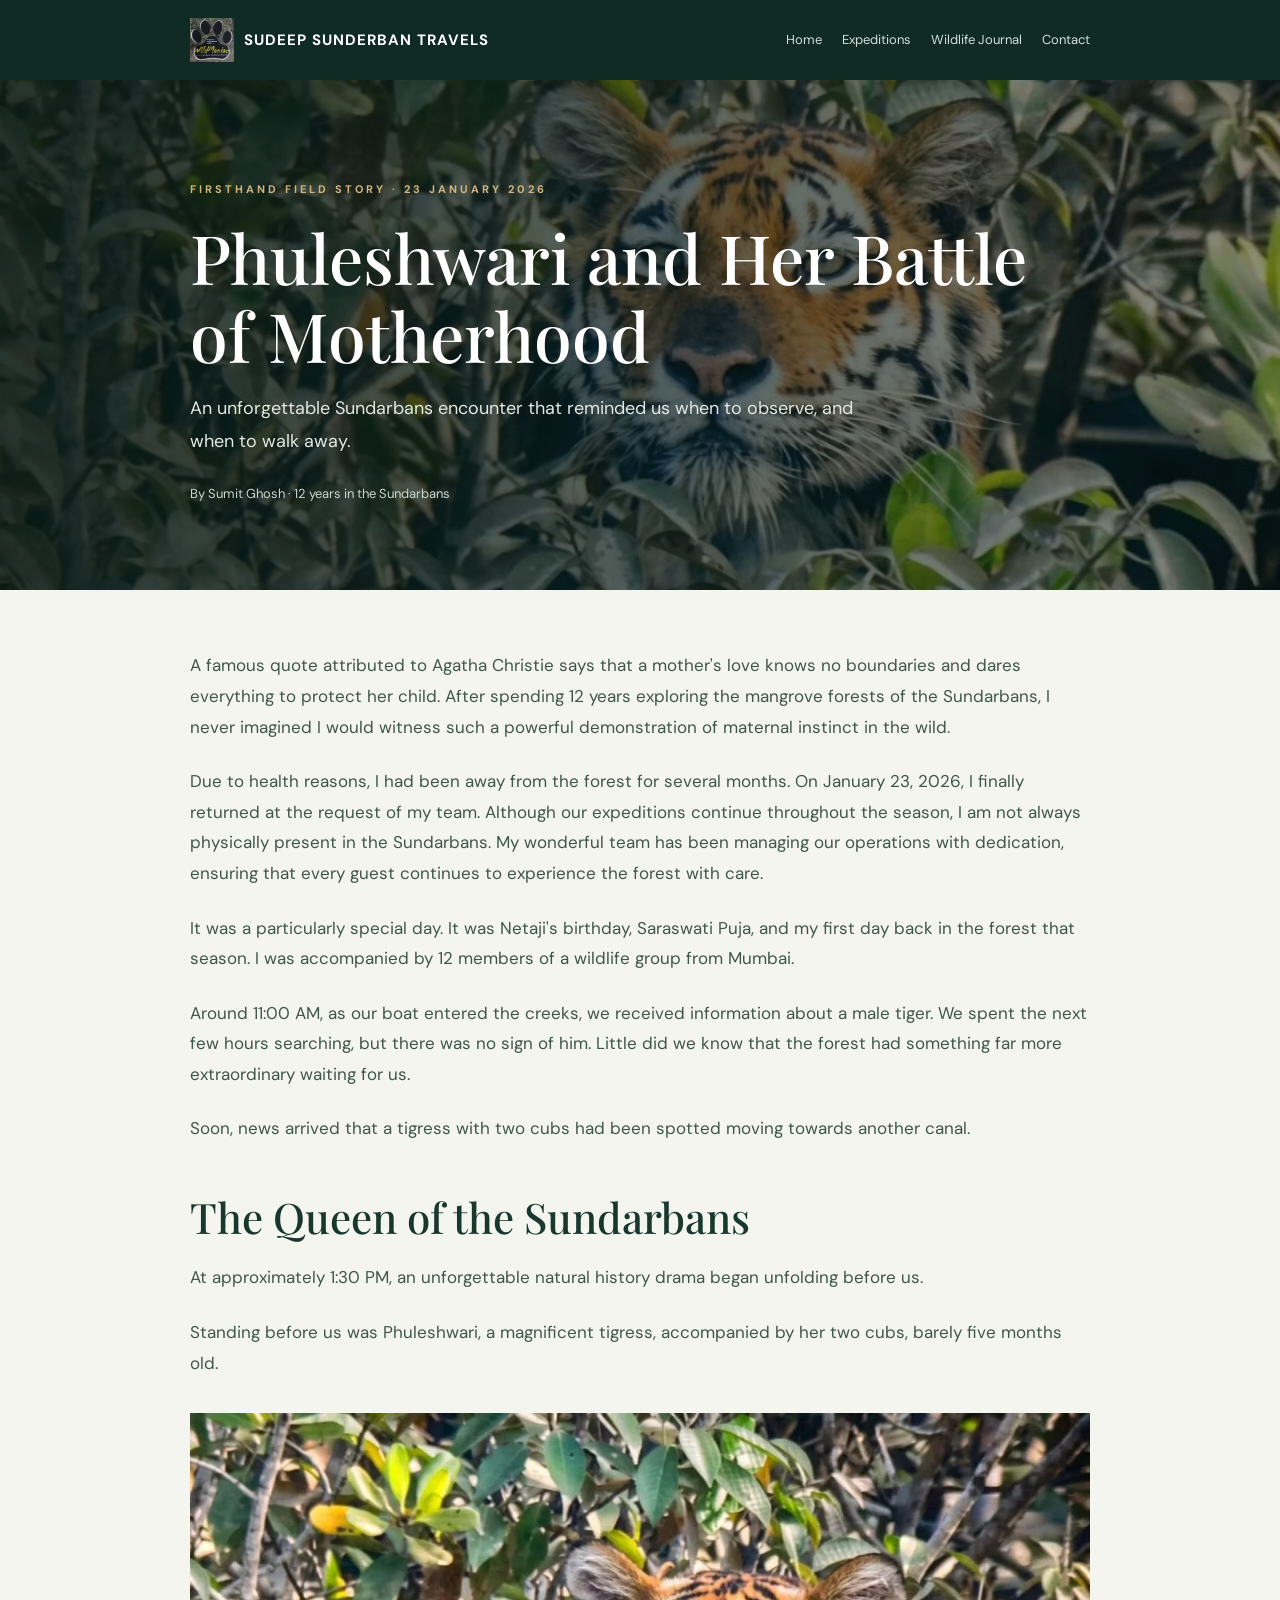
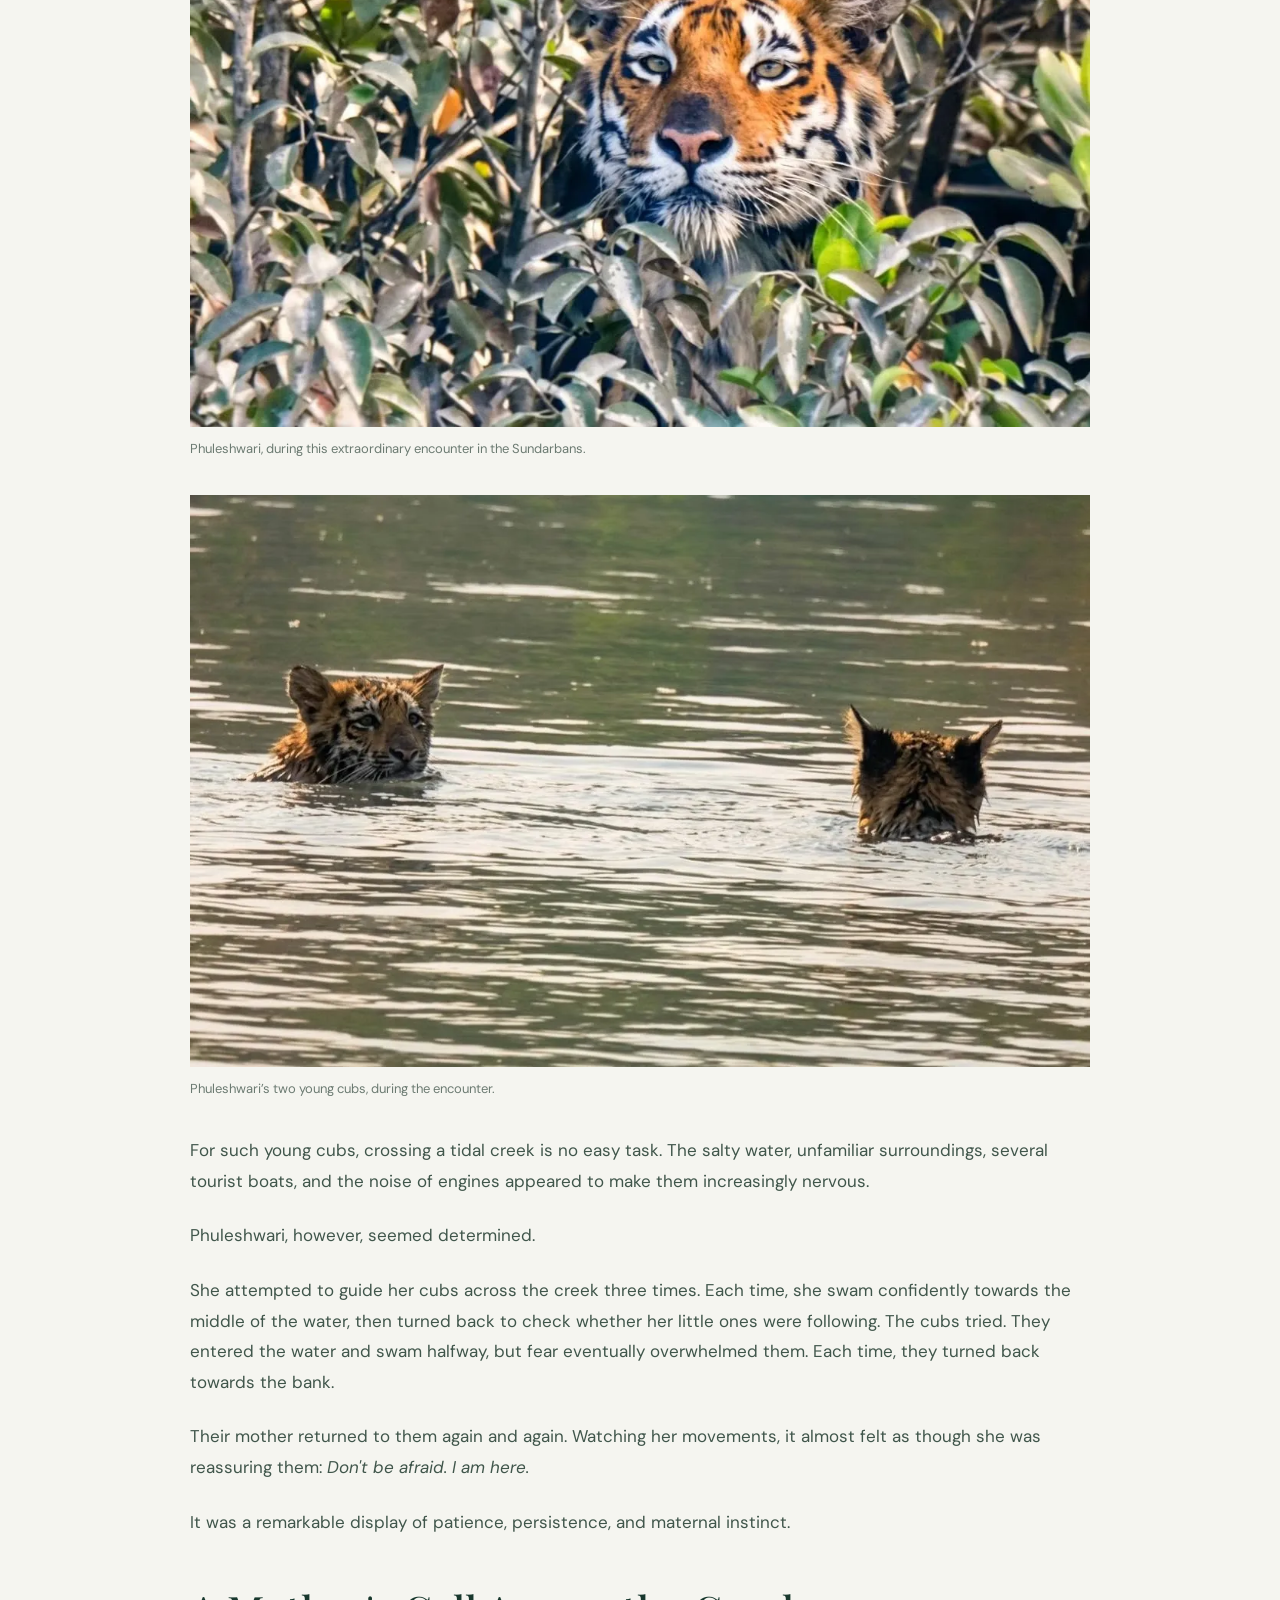
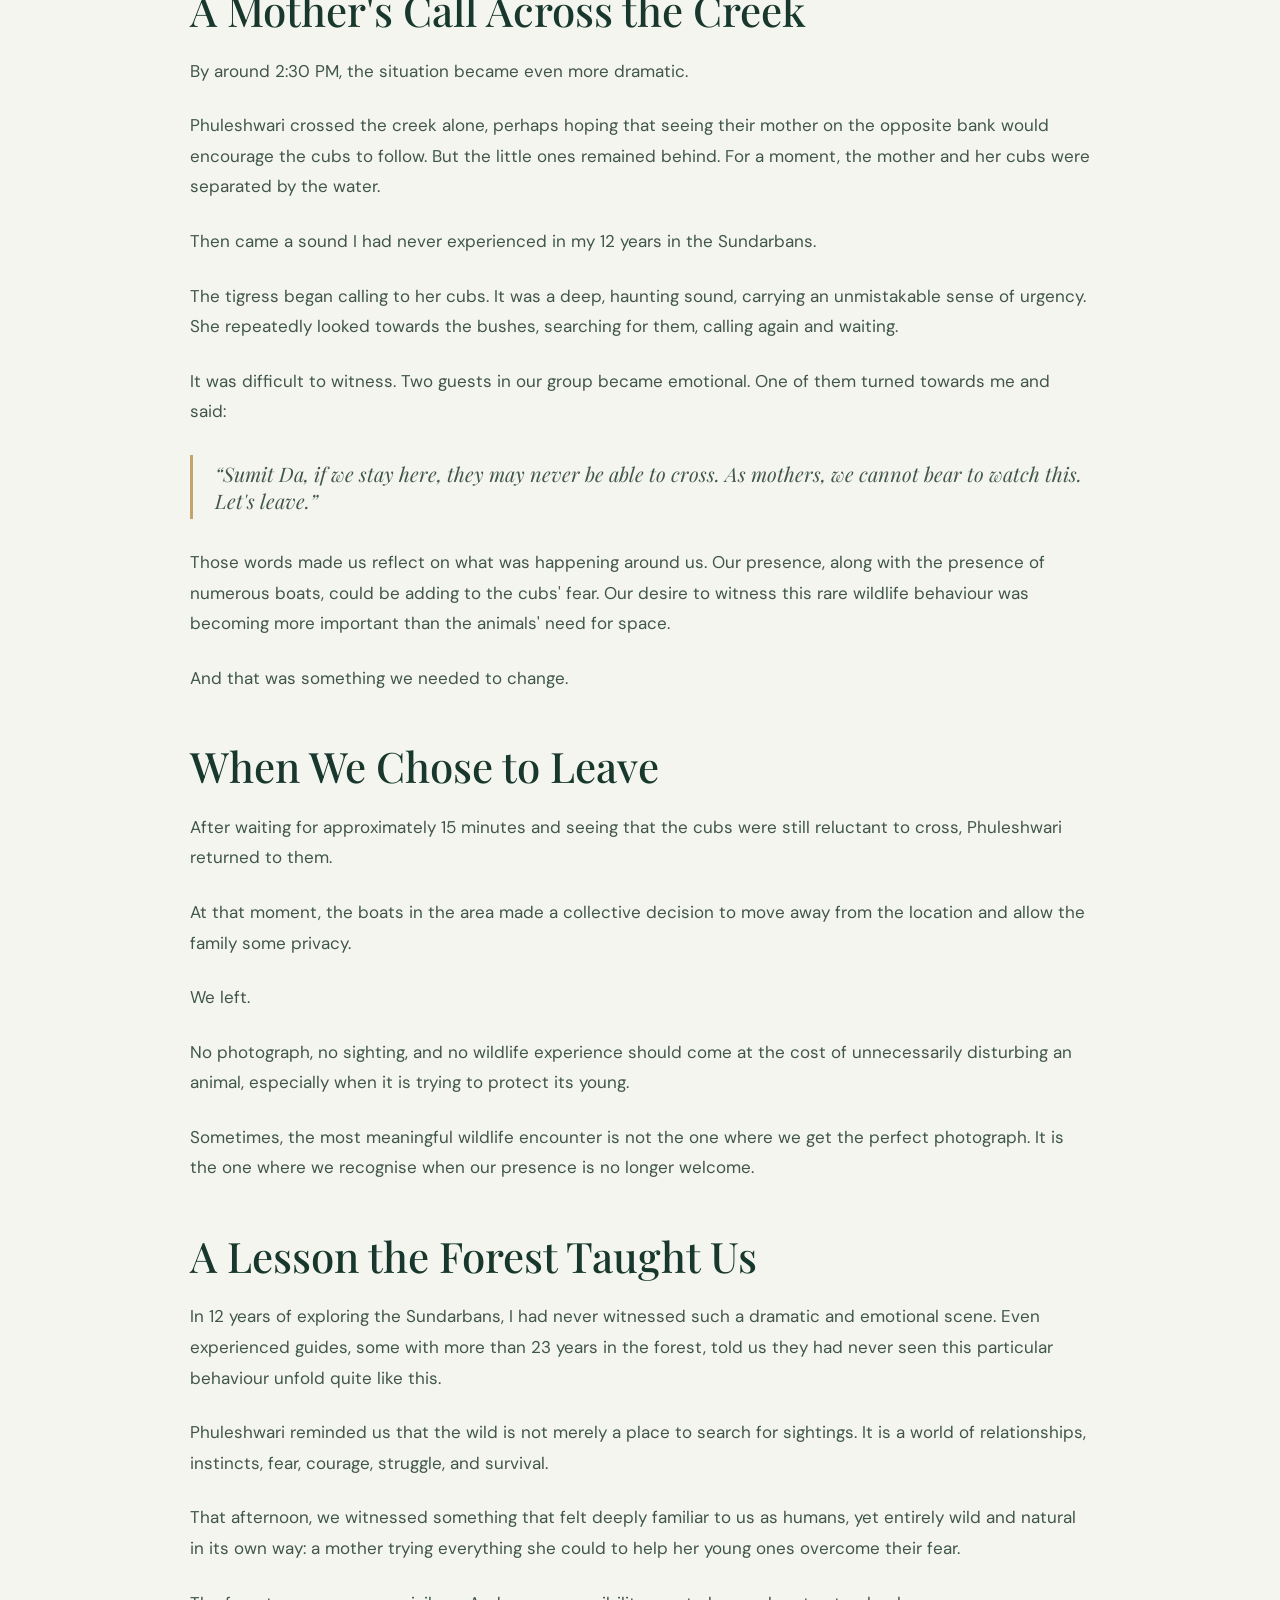
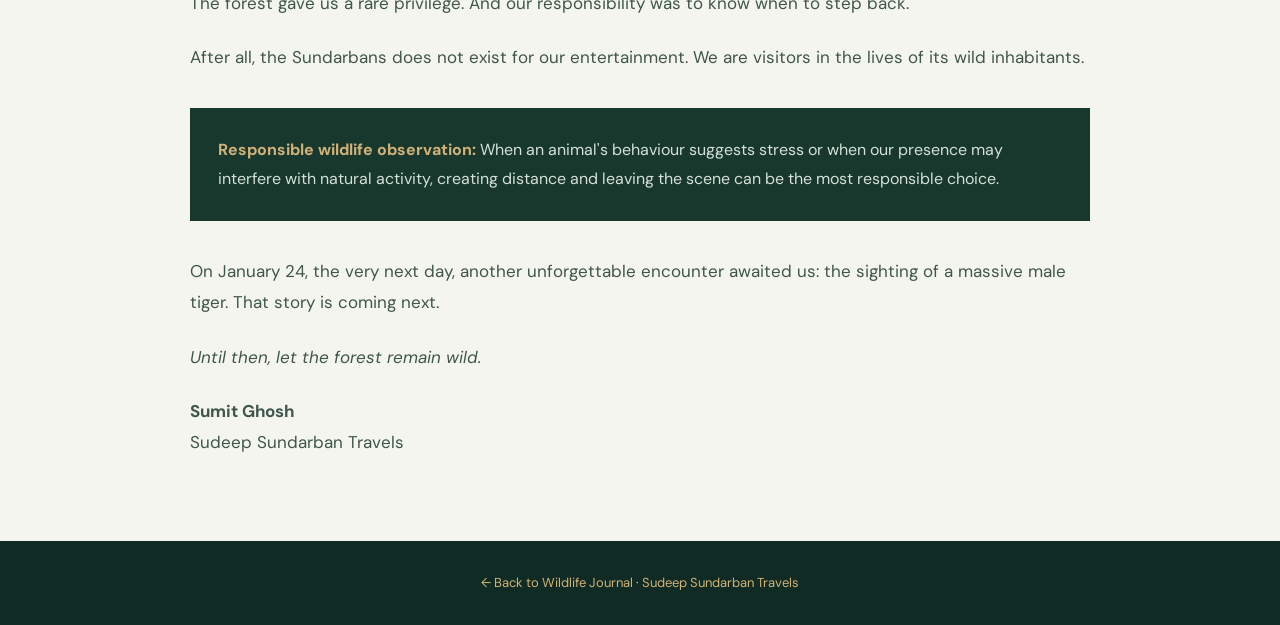
<file: sundarban-wildlife-journal-phuleshwari-tigress-cubs.html>
<!DOCTYPE html>
<html lang="en">
<head>
<meta charset="UTF-8">
<meta name="viewport" content="width=device-width, initial-scale=1">
<title>Phuleshwari and Her Cubs | A Mother Tigress in the Sundarbans</title>
<meta name="description" content="A firsthand Sundarbans field story of Phuleshwari, a tigress guiding her young cubs across a tidal creek, and the moment boats chose to give the family space.">
<meta name="author" content="Sumit Ghosh">
<meta name="robots" content="index, follow, max-image-preview:large">
<link rel="canonical" href="https://wildmaniacsst-cell.github.io/sudeep-sundarban-travels/sundarban-wildlife-journal-phuleshwari-tigress-cubs.html">
<meta property="og:type" content="article">
<meta property="og:title" content="Phuleshwari and Her Battle of Motherhood">
<meta property="og:description" content="An extraordinary mother-cubs encounter in the Sundarbans, and a lesson in knowing when to step back.">
<meta property="og:url" content="https://wildmaniacsst-cell.github.io/sudeep-sundarban-travels/sundarban-wildlife-journal-phuleshwari-tigress-cubs.html">
<meta property="og:image" content="https://wildmaniacsst-cell.github.io/sudeep-sundarban-travels/fuleswari.webp">
<meta name="twitter:card" content="summary_large_image">
<meta name="twitter:title" content="Phuleshwari and Her Battle of Motherhood">
<meta name="twitter:description" content="A firsthand field story from the Sundarbans mangrove wilderness.">
<meta name="twitter:image" content="https://wildmaniacsst-cell.github.io/sudeep-sundarban-travels/fuleswari.webp">
<link rel="preconnect" href="https://fonts.googleapis.com">
<link rel="preconnect" href="https://fonts.gstatic.com" crossorigin>
<link href="https://fonts.googleapis.com/css2?family=DM+Sans:wght@400;500;600;700&family=Playfair+Display:wght@400;500;600;700&display=swap" rel="stylesheet">
<style>
*{box-sizing:border-box;margin:0}body{font-family:'DM Sans',sans-serif;background:#f5f5f0;color:#18342c;line-height:1.8}a{color:inherit;text-decoration:none}.wrap{width:min(900px,92%);margin:auto}.nav{background:#102b24;color:#fff;padding:18px 0}.navin{display:flex;justify-content:space-between;gap:20px;align-items:center}.brand{font-weight:700;letter-spacing:1px;font-size:15px}.navlinks{display:flex;gap:20px;color:#d3dfd8;font-size:13px}.brand{display:flex;align-items:center;gap:10px}.brand-logo{width:44px;height:44px;object-fit:contain;flex-shrink:0}@media(max-width:650px){.brand-logo{width:36px;height:36px}}.hero{background:linear-gradient(90deg,rgba(8,25,20,.88),rgba(8,25,20,.48)),url('fuleswari.webp') center/cover;color:white;padding:100px 0 85px}.eyebrow{font-size:11px;letter-spacing:3px;text-transform:uppercase;color:#d2b67c;font-weight:700}.hero h1{font:500 clamp(40px,7vw,68px)/1.15 'Playfair Display',serif;max-width:850px;margin:18px 0}.deck{font-size:18px;color:#e1e8e2;max-width:700px}.meta{font-size:13px;color:#c8d7ce;margin-top:25px}.story{padding:60px 0}.story p{margin:0 0 24px;font-size:17px;color:#40564b}.story h2{font:500 clamp(28px,4vw,42px)/1.2 'Playfair Display',serif;margin:48px 0 20px;color:#18382d}.quote{border-left:3px solid #c4a46c;padding:5px 0 5px 22px;margin:28px 0;font:italic 20px 'Playfair Display',serif;color:#42574b}.photo{margin:35px 0}.photo img{width:100%;height:auto;display:block;max-height:680px;object-fit:cover}.photo figcaption{font-size:13px;color:#6c7b72;margin-top:10px}.note{background:#18382d;color:#d4e0d8;padding:28px;margin:35px 0}.note strong{color:#d0b278}.footer{background:#102b24;color:#d1ddd5;padding:30px;text-align:center;font-size:13px}.footer a{color:#d1b276}@media(max-width:650px){.navin{align-items:flex-start;flex-direction:column}.navlinks{overflow:auto;white-space:nowrap;width:100%}.hero{padding:75px 0}.story{padding:38px 0}.story p{font-size:16px}}
</style>
<script type="application/ld+json">
{
 "@context":"https://schema.org",
 "@type":"Article",
 "headline":"Phuleshwari and Her Battle of Motherhood",
 "description":"A firsthand Sundarbans field story of a tigress guiding her young cubs across a tidal creek, and the moment boats chose to give the family space.",
 "author":{"@type":"Person","name":"Sumit Ghosh"},
 "publisher":{"@type":"Organization","name":"Sudeep Sundarban Travels"},
 "datePublished":"2026-01-23",
 "dateModified":"2026-11-25",
 "image":["https://wildmaniacsst-cell.github.io/sudeep-sundarban-travels/fuleswari.webp","https://wildmaniacsst-cell.github.io/sudeep-sundarban-travels/sundarban%20tiger%2021.jpg"],
 "mainEntityOfPage":"https://wildmaniacsst-cell.github.io/sudeep-sundarban-travels/sundarban-wildlife-journal-phuleshwari-tigress-cubs.html"
}
</script>
</head>
<body>
<header class="nav"><div class="wrap navin"><a class="brand" href="index.html"><img class="brand-logo" src="logo.webp" alt="Sudeep Sundarban Travels logo" loading="eager"><span>SUDEEP SUNDERBAN TRAVELS</span></a><nav class="navlinks"><a href="index.html">Home</a><a href="explore-sundarban-expeditions.html">Expeditions</a><a href="sundarban-wildlife-journal.html">Wildlife Journal</a><a href="index.html#contact">Contact</a></nav></div></header>
<section class="hero"><div class="wrap"><div class="eyebrow">Firsthand Field Story · 23 January 2026</div><h1>Phuleshwari and Her Battle of Motherhood</h1><p class="deck">An unforgettable Sundarbans encounter that reminded us when to observe, and when to walk away.</p><div class="meta">By Sumit Ghosh · 12 years in the Sundarbans</div></div></section>
<main class="wrap story">
<p>A famous quote attributed to Agatha Christie says that a mother's love knows no boundaries and dares everything to protect her child. After spending 12 years exploring the mangrove forests of the Sundarbans, I never imagined I would witness such a powerful demonstration of maternal instinct in the wild.</p>
<p>Due to health reasons, I had been away from the forest for several months. On January 23, 2026, I finally returned at the request of my team. Although our expeditions continue throughout the season, I am not always physically present in the Sundarbans. My wonderful team has been managing our operations with dedication, ensuring that every guest continues to experience the forest with care.</p>
<p>It was a particularly special day. It was Netaji's birthday, Saraswati Puja, and my first day back in the forest that season. I was accompanied by 12 members of a wildlife group from Mumbai.</p>
<p>Around 11:00 AM, as our boat entered the creeks, we received information about a male tiger. We spent the next few hours searching, but there was no sign of him. Little did we know that the forest had something far more extraordinary waiting for us.</p>
<p>Soon, news arrived that a tigress with two cubs had been spotted moving towards another canal.</p>
<h2>The Queen of the Sundarbans</h2>
<p>At approximately 1:30 PM, an unforgettable natural history drama began unfolding before us.</p>
<p>Standing before us was Phuleshwari, a magnificent tigress, accompanied by her two cubs, barely five months old.</p>
<figure class="photo"><img src="fuleswari.webp" alt="Phuleshwari the tigress during a wildlife encounter in the Sundarbans on January 23, 2026" loading="lazy"><figcaption>Phuleshwari, during this extraordinary encounter in the Sundarbans.</figcaption></figure>
<figure class="photo"><img src="cubs.webp" alt="The two young cubs accompanying Phuleshwari in the Sundarbans" loading="lazy"><figcaption>Phuleshwari’s two young cubs, during the encounter.</figcaption></figure>
<p>For such young cubs, crossing a tidal creek is no easy task. The salty water, unfamiliar surroundings, several tourist boats, and the noise of engines appeared to make them increasingly nervous.</p>
<p>Phuleshwari, however, seemed determined.</p>
<p>She attempted to guide her cubs across the creek three times. Each time, she swam confidently towards the middle of the water, then turned back to check whether her little ones were following. The cubs tried. They entered the water and swam halfway, but fear eventually overwhelmed them. Each time, they turned back towards the bank.</p>
<p>Their mother returned to them again and again. Watching her movements, it almost felt as though she was reassuring them: <em>Don't be afraid. I am here.</em></p>
<p>It was a remarkable display of patience, persistence, and maternal instinct.</p>
<h2>A Mother's Call Across the Creek</h2>
<p>By around 2:30 PM, the situation became even more dramatic.</p>
<p>Phuleshwari crossed the creek alone, perhaps hoping that seeing their mother on the opposite bank would encourage the cubs to follow. But the little ones remained behind. For a moment, the mother and her cubs were separated by the water.</p>
<p>Then came a sound I had never experienced in my 12 years in the Sundarbans.</p>
<p>The tigress began calling to her cubs. It was a deep, haunting sound, carrying an unmistakable sense of urgency. She repeatedly looked towards the bushes, searching for them, calling again and waiting.</p>
<p>It was difficult to witness. Two guests in our group became emotional. One of them turned towards me and said:</p>
<blockquote class="quote">“Sumit Da, if we stay here, they may never be able to cross. As mothers, we cannot bear to watch this. Let's leave.”</blockquote>
<p>Those words made us reflect on what was happening around us. Our presence, along with the presence of numerous boats, could be adding to the cubs' fear. Our desire to witness this rare wildlife behaviour was becoming more important than the animals' need for space.</p>
<p>And that was something we needed to change.</p>
<h2>When We Chose to Leave</h2>
<p>After waiting for approximately 15 minutes and seeing that the cubs were still reluctant to cross, Phuleshwari returned to them.</p>

<p>At that moment, the boats in the area made a collective decision to move away from the location and allow the family some privacy.</p>
<p>We left.</p>
<p>No photograph, no sighting, and no wildlife experience should come at the cost of unnecessarily disturbing an animal, especially when it is trying to protect its young.</p>
<p>Sometimes, the most meaningful wildlife encounter is not the one where we get the perfect photograph. It is the one where we recognise when our presence is no longer welcome.</p>
<h2>A Lesson the Forest Taught Us</h2>
<p>In 12 years of exploring the Sundarbans, I had never witnessed such a dramatic and emotional scene. Even experienced guides, some with more than 23 years in the forest, told us they had never seen this particular behaviour unfold quite like this.</p>
<p>Phuleshwari reminded us that the wild is not merely a place to search for sightings. It is a world of relationships, instincts, fear, courage, struggle, and survival.</p>
<p>That afternoon, we witnessed something that felt deeply familiar to us as humans, yet entirely wild and natural in its own way: a mother trying everything she could to help her young ones overcome their fear.</p>
<p>The forest gave us a rare privilege. And our responsibility was to know when to step back.</p>
<p>After all, the Sundarbans does not exist for our entertainment. We are visitors in the lives of its wild inhabitants.</p>
<div class="note"><strong>Responsible wildlife observation:</strong> When an animal's behaviour suggests stress or when our presence may interfere with natural activity, creating distance and leaving the scene can be the most responsible choice.</div>
<p>On January 24, the very next day, another unforgettable encounter awaited us: the sighting of a massive male tiger. That story is coming next.</p>
<p><em>Until then, let the forest remain wild.</em></p>
<p><strong>Sumit Ghosh</strong><br>Sudeep Sundarban Travels</p>
</main>
<footer class="footer"><p><a href="sundarban-wildlife-journal.html">← Back to Wildlife Journal</a> · <a href="index.html">Sudeep Sundarban Travels</a></p></footer>
</body></html>
</file>
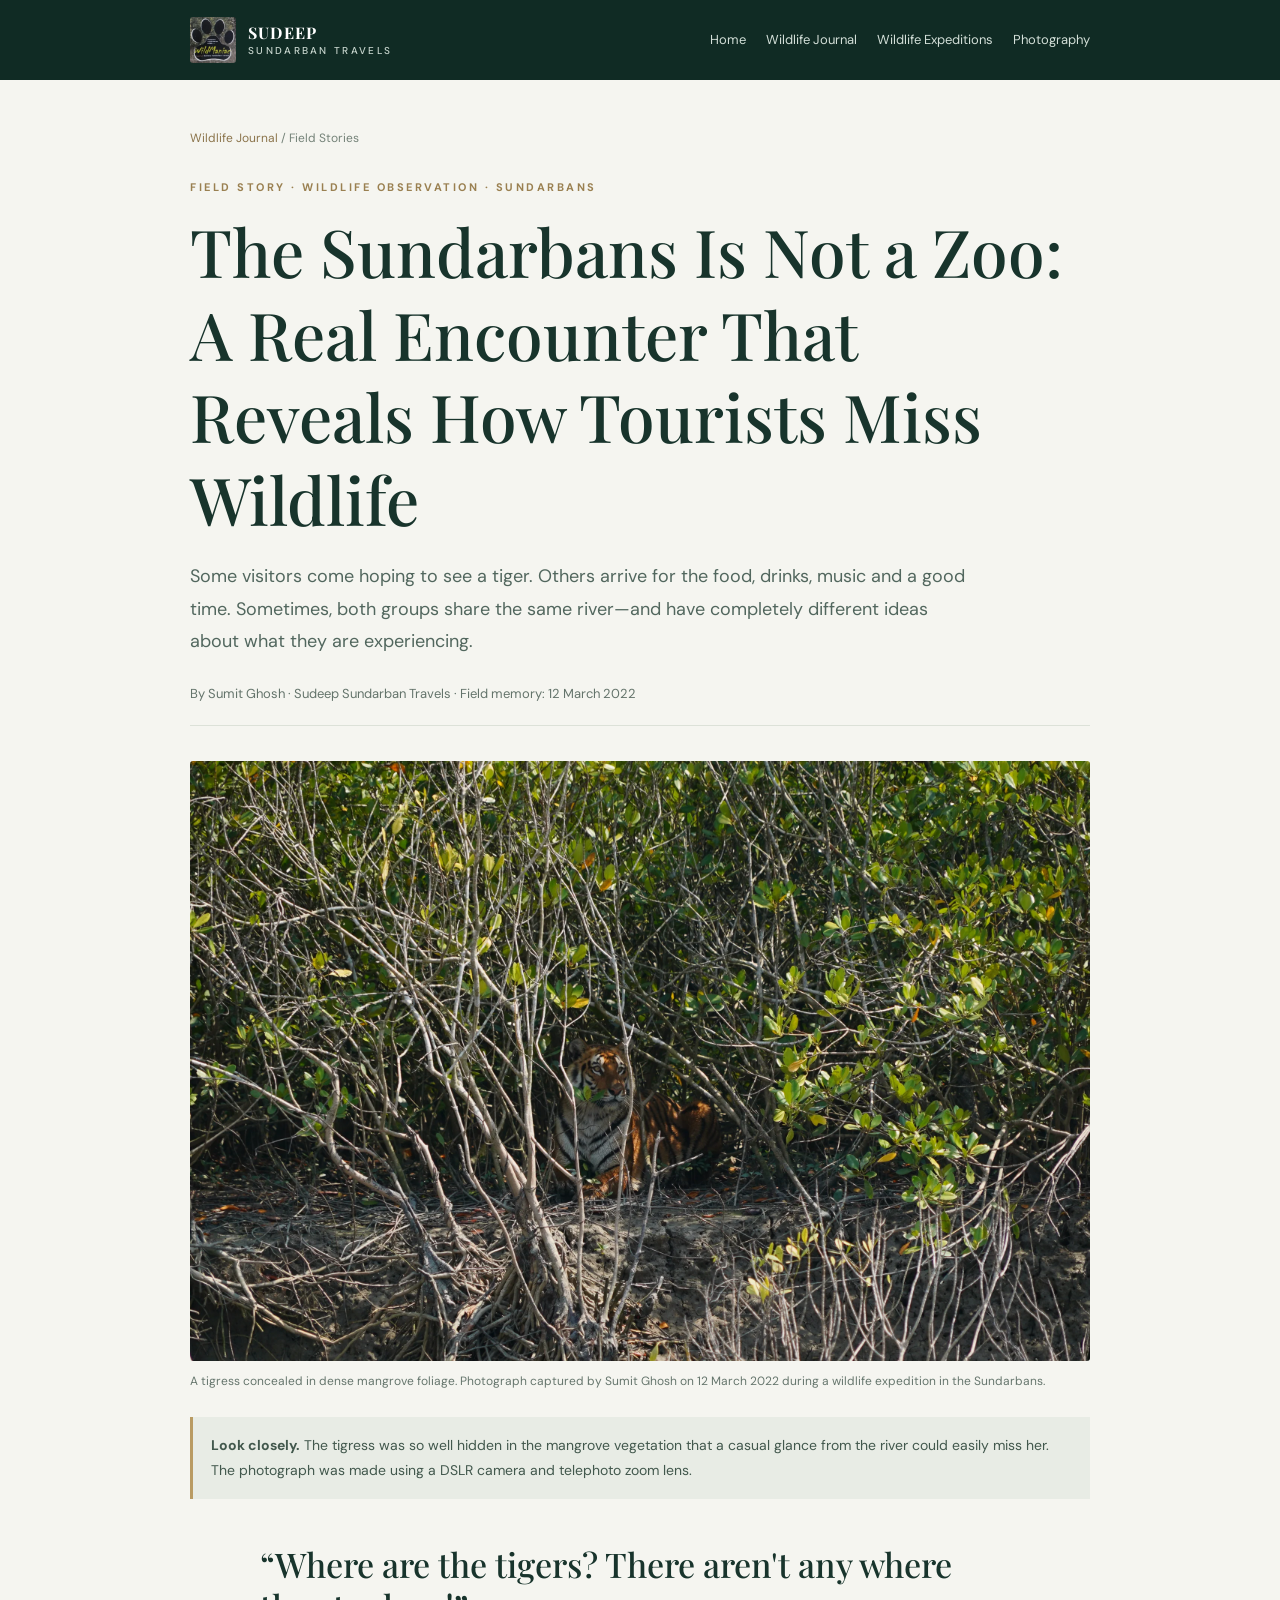
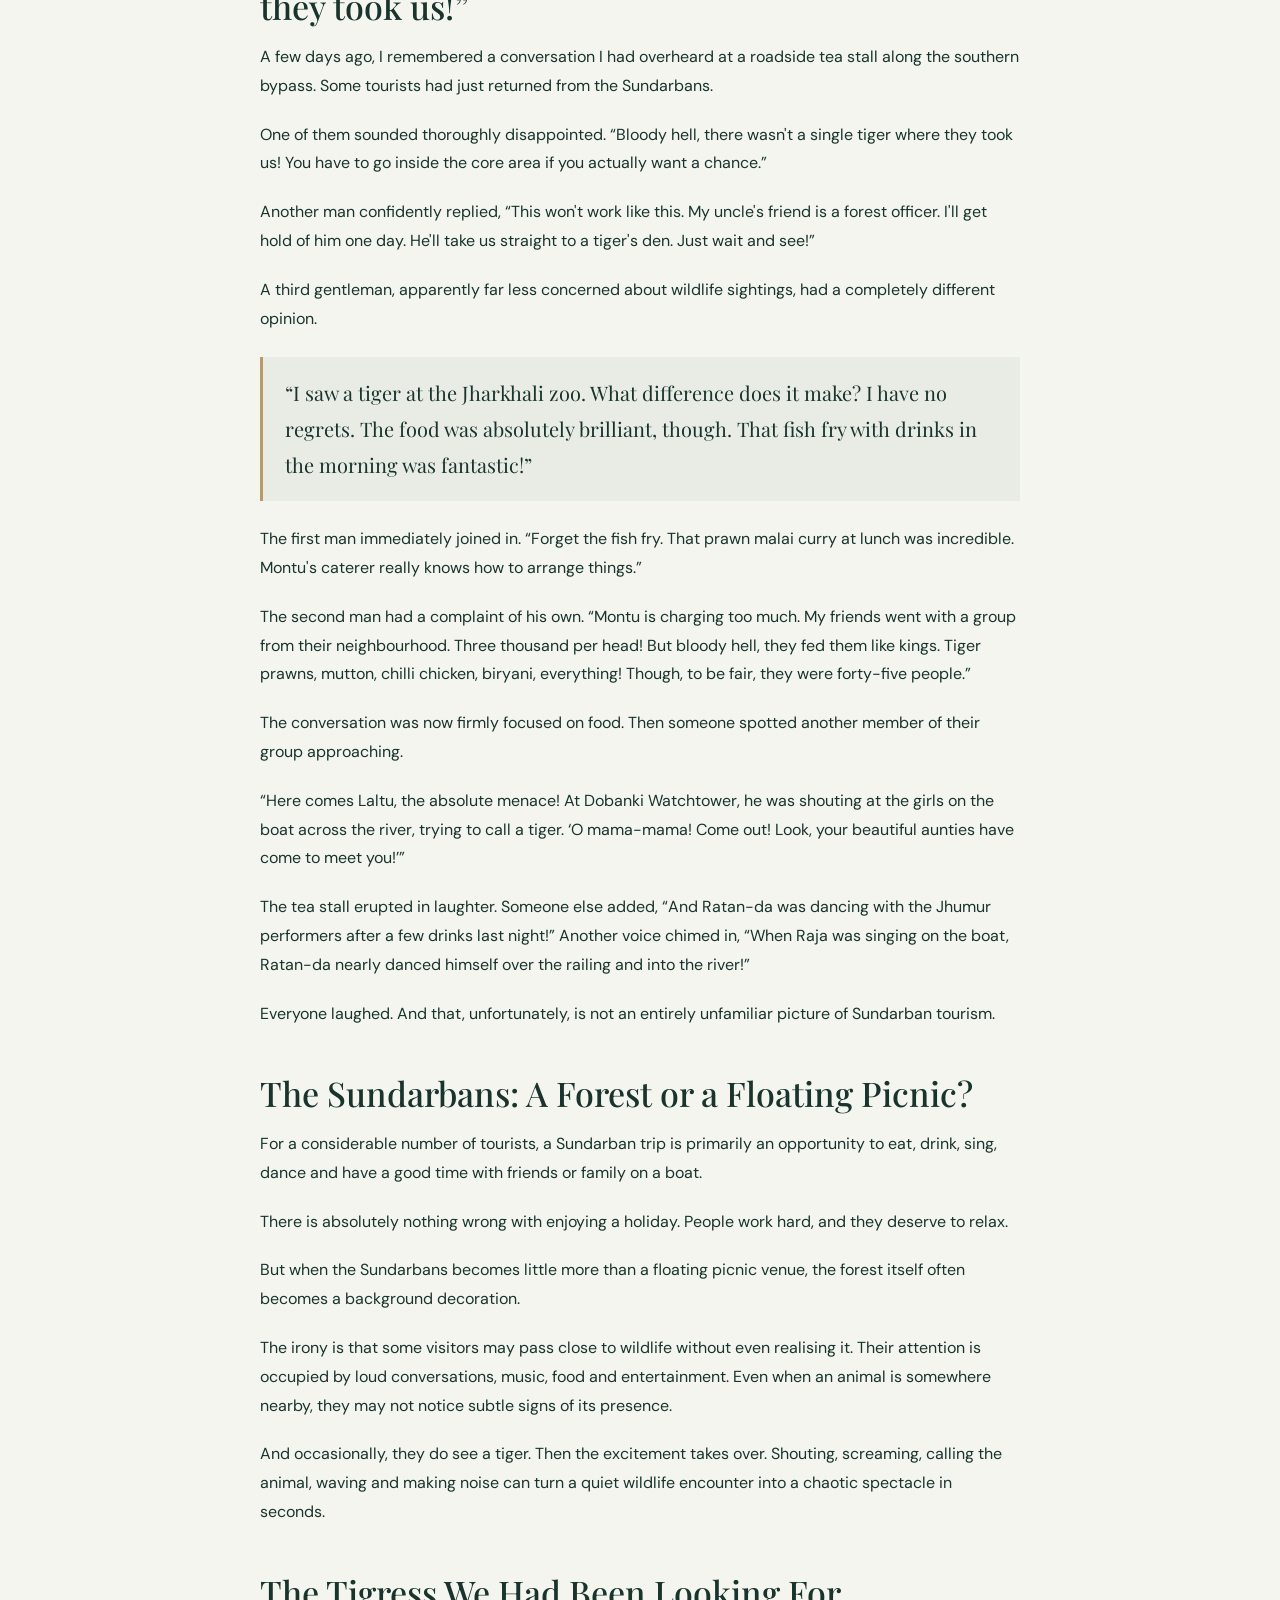
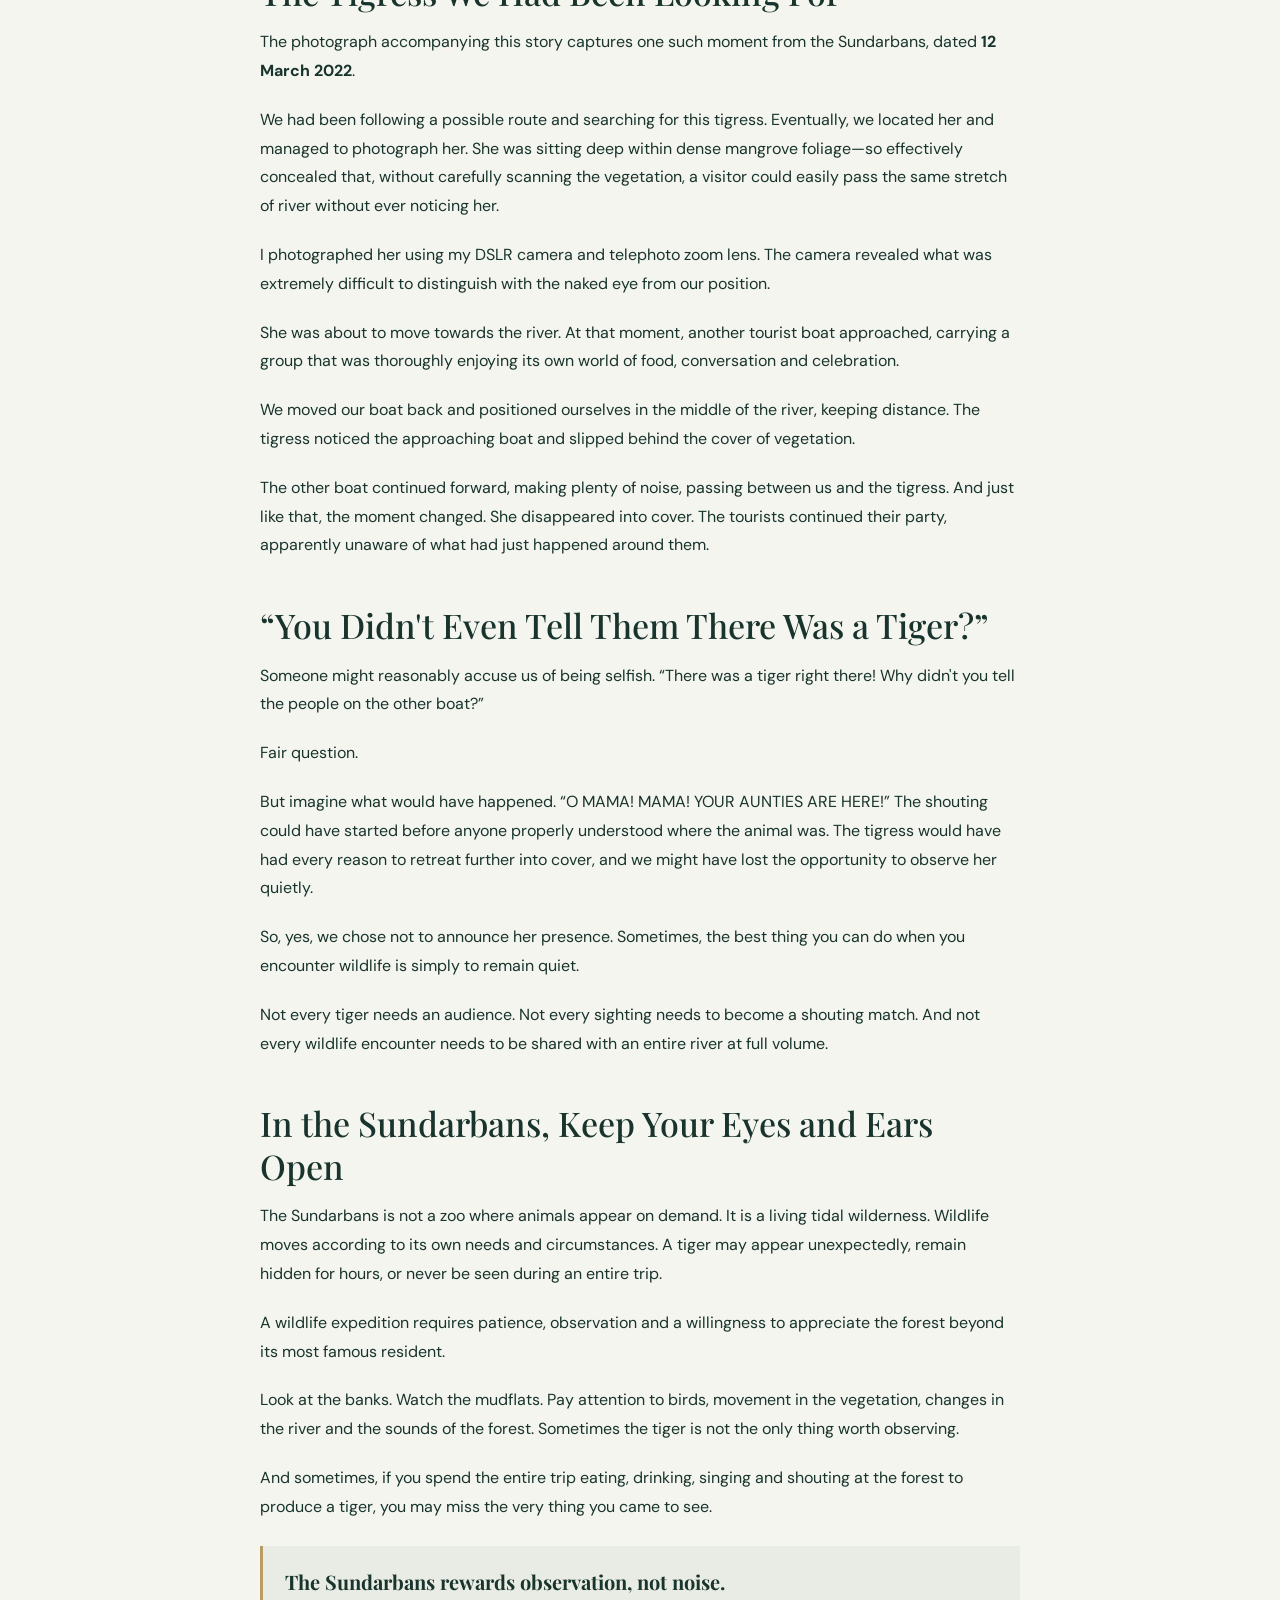
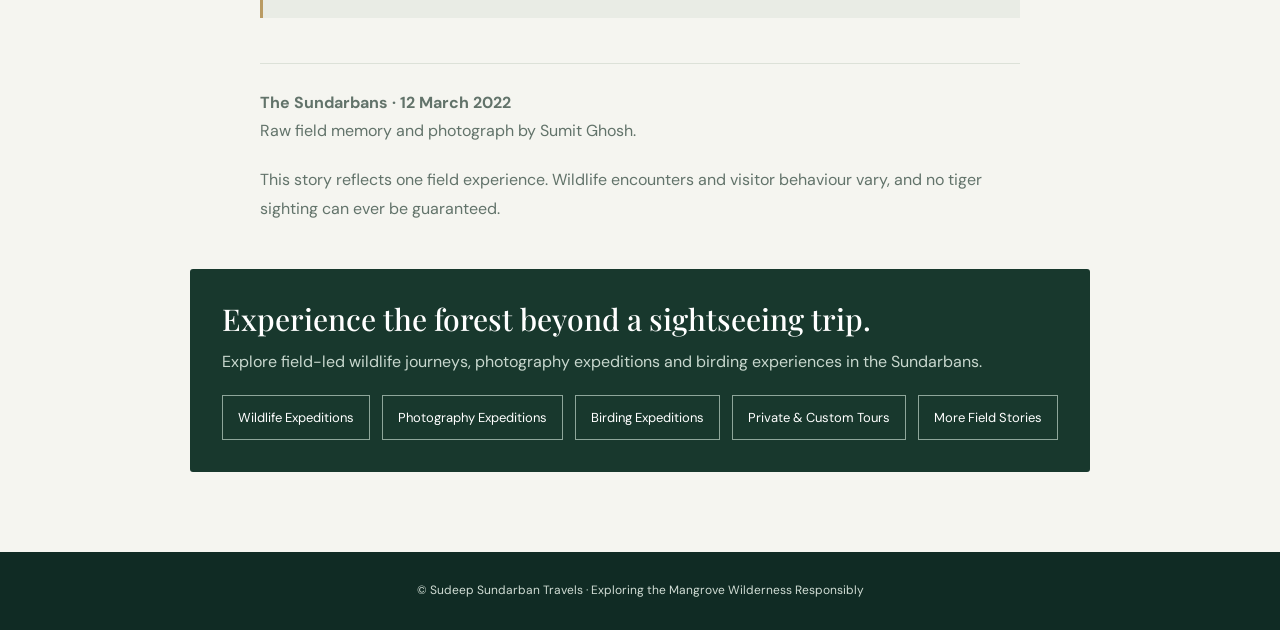
<file: sundarban-wildlife-journal-the-sundarbans-is-not-a-zoo.html>
<!DOCTYPE html>
<html lang="en">
<head>
<meta charset="UTF-8">
<meta name="viewport" content="width=device-width, initial-scale=1.0">
<title>The Sundarbans Is Not a Zoo | A Real Tigress Encounter</title>
<meta name="description" content="A firsthand Sundarbans field story about a hidden tigress, noisy tourist boats, patient wildlife observation and why visitors can miss wildlife that is right in front of them.">
<meta name="keywords" content="Sundarban wildlife experience, Sundarbans tiger sighting, wildlife observation, responsible wildlife tourism, Sundarban tiger tracking">
<meta name="author" content="Sumit Ghosh, Sudeep Sundarban Travels">
<link rel="canonical" href="https://wildmaniacsst-cell.github.io/sudeep-sundarban-travels/sundarban-wildlife-journal-the-sundarbans-is-not-a-zoo.html">
<meta name="robots" content="index, follow, max-image-preview:large">
<meta property="og:title" content="The Sundarbans Is Not a Zoo | A Real Tigress Encounter">
<meta property="og:description" content="A field memory from 12 March 2022: a hidden tigress, a noisy tourist boat, and the difference between looking and observing.">
<meta property="og:type" content="article">
<meta property="og:site_name" content="Sudeep Sundarban Travels">
<meta property="og:url" content="https://wildmaniacsst-cell.github.io/sudeep-sundarban-travels/sundarban-wildlife-journal-the-sundarbans-is-not-a-zoo.html">
<meta property="og:image" content="https://wildmaniacsst-cell.github.io/sudeep-sundarban-travels/S_D00190.webp">
<meta name="twitter:card" content="summary_large_image">
<meta name="twitter:title" content="The Sundarbans Is Not a Zoo">
<meta name="twitter:description" content="A firsthand wildlife field story from the Sundarbans.">
<meta name="twitter:image" content="https://wildmaniacsst-cell.github.io/sudeep-sundarban-travels/S_D00190.webp">
<link rel="preconnect" href="https://fonts.googleapis.com">
<link rel="preconnect" href="https://fonts.gstatic.com" crossorigin>
<link href="https://fonts.googleapis.com/css2?family=DM+Sans:wght@400;500;600;700&family=Playfair+Display:wght@400;500;600;700&display=swap" rel="stylesheet">
<style>
*{box-sizing:border-box;margin:0;padding:0}
body{font-family:'DM Sans',sans-serif;background:#f5f5f0;color:#18342c;line-height:1.8}
a{color:inherit;text-decoration:none}
.container{width:min(900px,92%);margin:auto}
nav{background:#102b24;color:#fff;padding:17px 0}
.nav-inner{display:flex;justify-content:space-between;align-items:center;gap:20px}
.brand{display:flex;align-items:center;gap:12px;font-weight:700;font-size:14px;letter-spacing:1px}
.brand-logo{width:46px;height:46px;object-fit:contain;border-radius:3px;flex-shrink:0}
.brand-text{display:flex;flex-direction:column;line-height:1.35}
.brand-name{font-family:'Playfair Display',serif;font-size:16px;letter-spacing:1.2px;color:#fff}
.brand-subtitle{font-size:10px;letter-spacing:2.3px;color:#c7d5cd;font-weight:500}
@media(max-width:700px){.brand-logo{width:40px;height:40px}.brand-name{font-size:15px}.brand-subtitle{font-size:9px}}
.nav-links{display:flex;gap:20px;color:#d3dfd8;font-size:13px}
.nav-links a:hover{color:#c9a86a}
main{padding:48px 0 80px}
.breadcrumb{font-size:12px;color:#748278;margin-bottom:28px}
.breadcrumb a{color:#8b744b}
.kicker{text-transform:uppercase;letter-spacing:2.5px;color:#9a8051;font-size:11px;font-weight:700}
h1,h2,h3{font-family:'Playfair Display',serif;font-weight:500;line-height:1.25}
h1{font-size:clamp(36px,6vw,66px);margin:13px 0 20px}
.dek{font-size:18px;color:#52675e;max-width:780px}
.byline{margin:24px 0 35px;color:#64746b;font-size:13px;border-bottom:1px solid #dce1d8;padding-bottom:20px}
.hero-image{margin:0 0 12px}
.hero-image img{width:100%;height:auto;display:block;border-radius:3px}
figcaption{font-size:12px;color:#66766d;margin-top:10px}
.photo-note{background:#e8ece5;padding:16px 18px;margin:24px 0;border-left:3px solid #b99b63;font-size:14px;color:#42584d}
article{max-width:760px;margin:auto}
article h2{font-size:34px;margin:44px 0 15px}
article p{margin:0 0 20px;font-size:16px}
article blockquote{margin:24px 0;padding:18px 22px;background:#e9ece5;border-left:3px solid #b99b63;font-family:'Playfair Display',serif;font-size:20px}
.article-end{margin-top:45px;padding-top:25px;border-top:1px solid #dce1d8;color:#62736a;font-size:14px}
.cta{margin-top:45px;background:#18382d;color:white;padding:32px;border-radius:3px}
.cta h2{margin:0 0 10px;font-size:30px}
.cta p{color:#c8d7ce}
.cta-links{display:flex;flex-wrap:wrap;gap:12px;margin-top:18px}
.cta-links a{border:1px solid #8ea69a;padding:10px 15px;font-size:13px}
footer{background:#102b24;color:#d1ddd5;padding:28px 0;text-align:center;font-size:12px}
footer a{color:#d1b276}
@media(max-width:700px){.nav-inner{align-items:flex-start;flex-direction:column}.nav-links{width:100%;overflow:auto;white-space:nowrap;padding-bottom:5px}main{padding:32px 0 55px}article h2{font-size:29px}.dek{font-size:16px}.cta{padding:24px}}
</style>

<script type="application/ld+json">
{
  "@context": "https://schema.org",
  "@type": "BlogPosting",
  "headline": "The Sundarbans Is Not a Zoo | A Real Tigress Encounter",
  "description": "A firsthand Sundarbans field story about a hidden tigress, noisy tourist boats, patient wildlife observation and why visitors can miss wildlife that is right in front of them.",
  "image": "https://wildmaniacsst-cell.github.io/sudeep-sundarban-travels/S_D00190.webp",
  "author": {
    "@type": "Person",
    "name": "Sumit Ghosh"
  },
  "publisher": {
    "@type": "Organization",
    "name": "Sudeep Sundarban Travels",
    "url": "https://wildmaniacsst-cell.github.io/sudeep-sundarban-travels/"
  },
  "datePublished": "2022-03-12",
  "dateModified": "2026-11-25",
  "mainEntityOfPage": {
    "@type": "WebPage",
    "@id": "https://wildmaniacsst-cell.github.io/sudeep-sundarban-travels/sundarban-wildlife-journal-the-sundarbans-is-not-a-zoo.html"
  },
  "articleSection": "Sundarbans Wildlife Journal",
  "keywords": ["Sundarbans tiger encounter", "wildlife observation", "responsible wildlife tourism", "Sundarbans field story"]
}
</script>
</head>
<body>
<nav><div class="container nav-inner">
<a class="brand" href="index.html" aria-label="Sudeep Sundarban Travels homepage">
<img class="brand-logo" src="logo.webp" alt="Sudeep Sundarban Travels logo" width="46" height="46">
<span class="brand-text"><span class="brand-name">SUDEEP</span><span class="brand-subtitle">SUNDARBAN TRAVELS</span></span>
</a>
<div class="nav-links"><a href="index.html">Home</a><a href="sundarban-wildlife-journal.html">Wildlife Journal</a><a href="sundarban-wildlife-expedition.html">Wildlife Expeditions</a><a href="sundarban-wildlife-photography-tour.html">Photography</a></div>
</div></nav>
<main class="container">
<div class="breadcrumb"><a href="sundarban-wildlife-journal.html">Wildlife Journal</a> / Field Stories</div>
<header>
<div class="kicker">Field Story · Wildlife Observation · Sundarbans</div>
<h1>The Sundarbans Is Not a Zoo: A Real Encounter That Reveals How Tourists Miss Wildlife</h1>
<p class="dek">Some visitors come hoping to see a tiger. Others arrive for the food, drinks, music and a good time. Sometimes, both groups share the same river—and have completely different ideas about what they are experiencing.</p>
<div class="byline">By Sumit Ghosh · Sudeep Sundarban Travels · Field memory: 12 March 2022</div>
</header>
<figure class="hero-image">
<img decoding="async" src="S_D00190.webp" alt="A tigress sitting camouflaged inside dense mangrove foliage, photographed with a DSLR telephoto zoom lens during a Sundarbans wildlife expedition" fetchpriority="high" loading="eager">
<figcaption>A tigress concealed in dense mangrove foliage. Photograph captured by Sumit Ghosh on 12 March 2022 during a wildlife expedition in the Sundarbans.</figcaption>
</figure>
<div class="photo-note"><strong>Look closely.</strong> The tigress was so well hidden in the mangrove vegetation that a casual glance from the river could easily miss her. The photograph was made using a DSLR camera and telephoto zoom lens.</div>
<article>
<h2>“Where are the tigers? There aren't any where they took us!”</h2>
<p>A few days ago, I remembered a conversation I had overheard at a roadside tea stall along the southern bypass. Some tourists had just returned from the Sundarbans.</p>
<p>One of them sounded thoroughly disappointed. “Bloody hell, there wasn't a single tiger where they took us! You have to go inside the core area if you actually want a chance.”</p>
<p>Another man confidently replied, “This won't work like this. My uncle's friend is a forest officer. I'll get hold of him one day. He'll take us straight to a tiger's den. Just wait and see!”</p>
<p>A third gentleman, apparently far less concerned about wildlife sightings, had a completely different opinion.</p>
<blockquote>“I saw a tiger at the Jharkhali zoo. What difference does it make? I have no regrets. The food was absolutely brilliant, though. That fish fry with drinks in the morning was fantastic!”</blockquote>
<p>The first man immediately joined in. “Forget the fish fry. That prawn malai curry at lunch was incredible. Montu's caterer really knows how to arrange things.”</p>
<p>The second man had a complaint of his own. “Montu is charging too much. My friends went with a group from their neighbourhood. Three thousand per head! But bloody hell, they fed them like kings. Tiger prawns, mutton, chilli chicken, biryani, everything! Though, to be fair, they were forty-five people.”</p>
<p>The conversation was now firmly focused on food. Then someone spotted another member of their group approaching.</p>
<p>“Here comes Laltu, the absolute menace! At Dobanki Watchtower, he was shouting at the girls on the boat across the river, trying to call a tiger. ‘O mama-mama! Come out! Look, your beautiful aunties have come to meet you!’”</p>
<p>The tea stall erupted in laughter. Someone else added, “And Ratan-da was dancing with the Jhumur performers after a few drinks last night!” Another voice chimed in, “When Raja was singing on the boat, Ratan-da nearly danced himself over the railing and into the river!”</p>
<p>Everyone laughed. And that, unfortunately, is not an entirely unfamiliar picture of Sundarban tourism.</p>
<h2>The Sundarbans: A Forest or a Floating Picnic?</h2>
<p>For a considerable number of tourists, a Sundarban trip is primarily an opportunity to eat, drink, sing, dance and have a good time with friends or family on a boat.</p>
<p>There is absolutely nothing wrong with enjoying a holiday. People work hard, and they deserve to relax.</p>
<p>But when the Sundarbans becomes little more than a floating picnic venue, the forest itself often becomes a background decoration.</p>
<p>The irony is that some visitors may pass close to wildlife without even realising it. Their attention is occupied by loud conversations, music, food and entertainment. Even when an animal is somewhere nearby, they may not notice subtle signs of its presence.</p>
<p>And occasionally, they do see a tiger. Then the excitement takes over. Shouting, screaming, calling the animal, waving and making noise can turn a quiet wildlife encounter into a chaotic spectacle in seconds.</p>
<h2>The Tigress We Had Been Looking For</h2>
<p>The photograph accompanying this story captures one such moment from the Sundarbans, dated <strong>12 March 2022</strong>.</p>
<p>We had been following a possible route and searching for this tigress. Eventually, we located her and managed to photograph her. She was sitting deep within dense mangrove foliage—so effectively concealed that, without carefully scanning the vegetation, a visitor could easily pass the same stretch of river without ever noticing her.</p>
<p>I photographed her using my DSLR camera and telephoto zoom lens. The camera revealed what was extremely difficult to distinguish with the naked eye from our position.</p>
<p>She was about to move towards the river. At that moment, another tourist boat approached, carrying a group that was thoroughly enjoying its own world of food, conversation and celebration.</p>
<p>We moved our boat back and positioned ourselves in the middle of the river, keeping distance. The tigress noticed the approaching boat and slipped behind the cover of vegetation.</p>
<p>The other boat continued forward, making plenty of noise, passing between us and the tigress. And just like that, the moment changed. She disappeared into cover. The tourists continued their party, apparently unaware of what had just happened around them.</p>
<h2>“You Didn't Even Tell Them There Was a Tiger?”</h2>
<p>Someone might reasonably accuse us of being selfish. “There was a tiger right there! Why didn't you tell the people on the other boat?”</p>
<p>Fair question.</p>
<p>But imagine what would have happened. “O MAMA! MAMA! YOUR AUNTIES ARE HERE!” The shouting could have started before anyone properly understood where the animal was. The tigress would have had every reason to retreat further into cover, and we might have lost the opportunity to observe her quietly.</p>
<p>So, yes, we chose not to announce her presence. Sometimes, the best thing you can do when you encounter wildlife is simply to remain quiet.</p>
<p>Not every tiger needs an audience. Not every sighting needs to become a shouting match. And not every wildlife encounter needs to be shared with an entire river at full volume.</p>
<h2>In the Sundarbans, Keep Your Eyes and Ears Open</h2>
<p>The Sundarbans is not a zoo where animals appear on demand. It is a living tidal wilderness. Wildlife moves according to its own needs and circumstances. A tiger may appear unexpectedly, remain hidden for hours, or never be seen during an entire trip.</p>
<p>A wildlife expedition requires patience, observation and a willingness to appreciate the forest beyond its most famous resident.</p>
<p>Look at the banks. Watch the mudflats. Pay attention to birds, movement in the vegetation, changes in the river and the sounds of the forest. Sometimes the tiger is not the only thing worth observing.</p>
<p>And sometimes, if you spend the entire trip eating, drinking, singing and shouting at the forest to produce a tiger, you may miss the very thing you came to see.</p>
<blockquote><strong>The Sundarbans rewards observation, not noise.</strong></blockquote>
<div class="article-end"><p><strong>The Sundarbans · 12 March 2022</strong><br>Raw field memory and photograph by Sumit Ghosh.</p><p>This story reflects one field experience. Wildlife encounters and visitor behaviour vary, and no tiger sighting can ever be guaranteed.</p></div>
</article>
<section class="cta">
<h2>Experience the forest beyond a sightseeing trip.</h2>
<p>Explore field-led wildlife journeys, photography expeditions and birding experiences in the Sundarbans.</p>
<div class="cta-links"><a href="sundarban-wildlife-expedition.html">Wildlife Expeditions</a><a href="sundarban-wildlife-photography-tour.html">Photography Expeditions</a><a href="sundarban-birding-expedition.html">Birding Expeditions</a><a href="private-sundarban-tour.html">Private & Custom Tours</a><a href="sundarban-wildlife-journal.html">More Field Stories</a></div>
</section>
</main>
<footer><div class="container">© Sudeep Sundarban Travels · Exploring the Mangrove Wilderness Responsibly</div></footer>
</body>
</html>
</file>
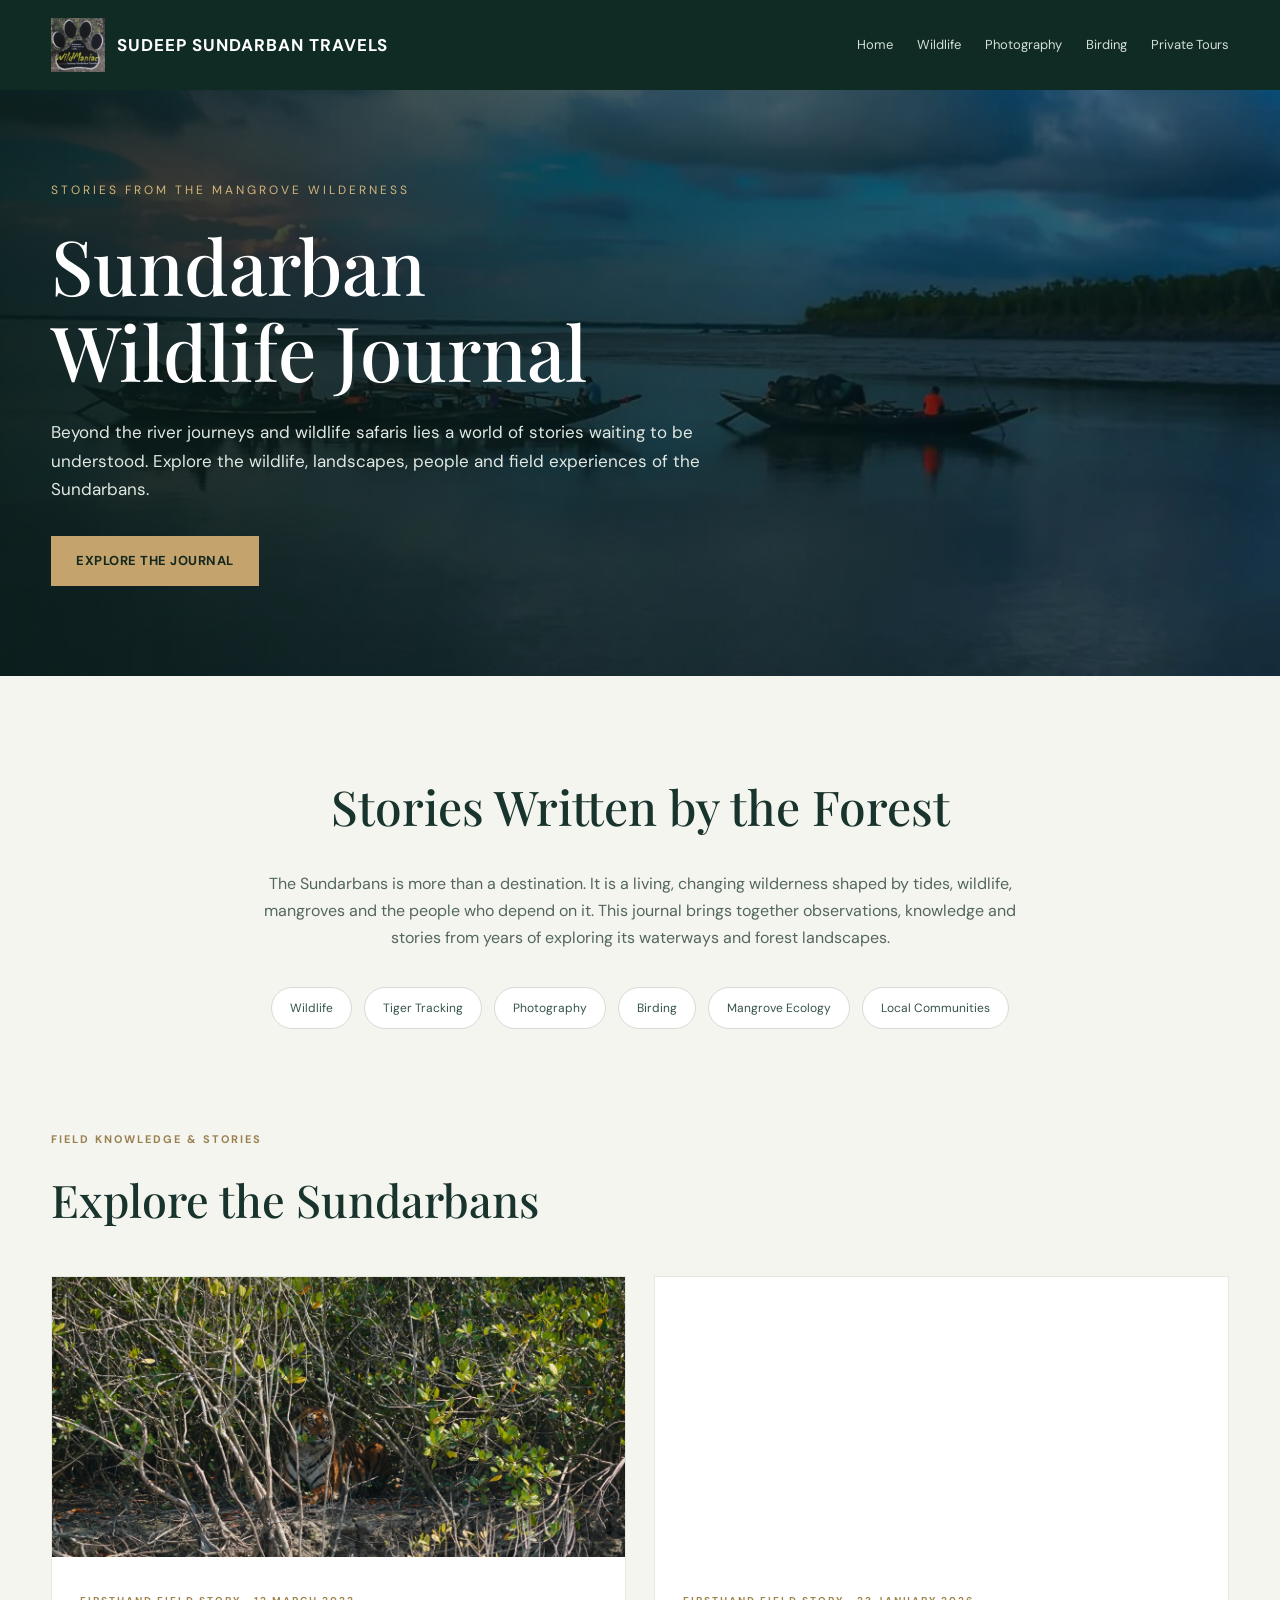
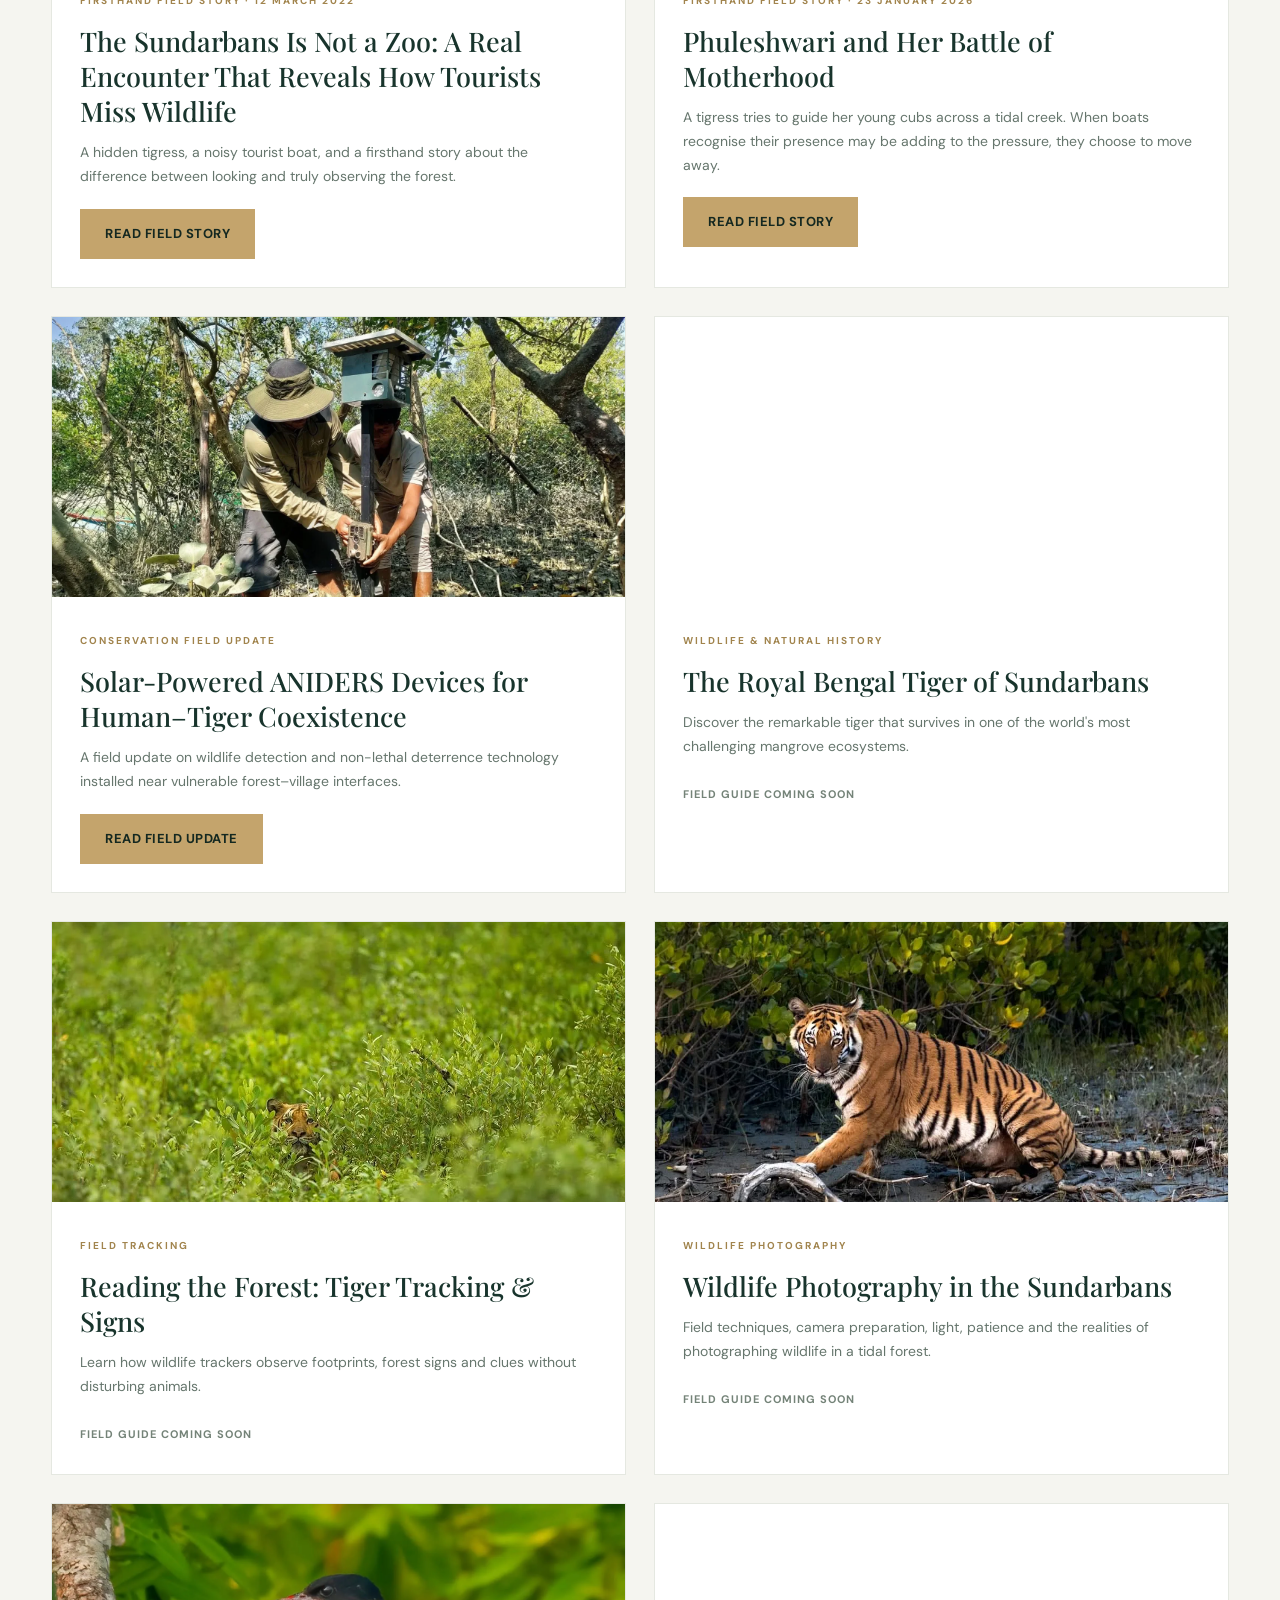
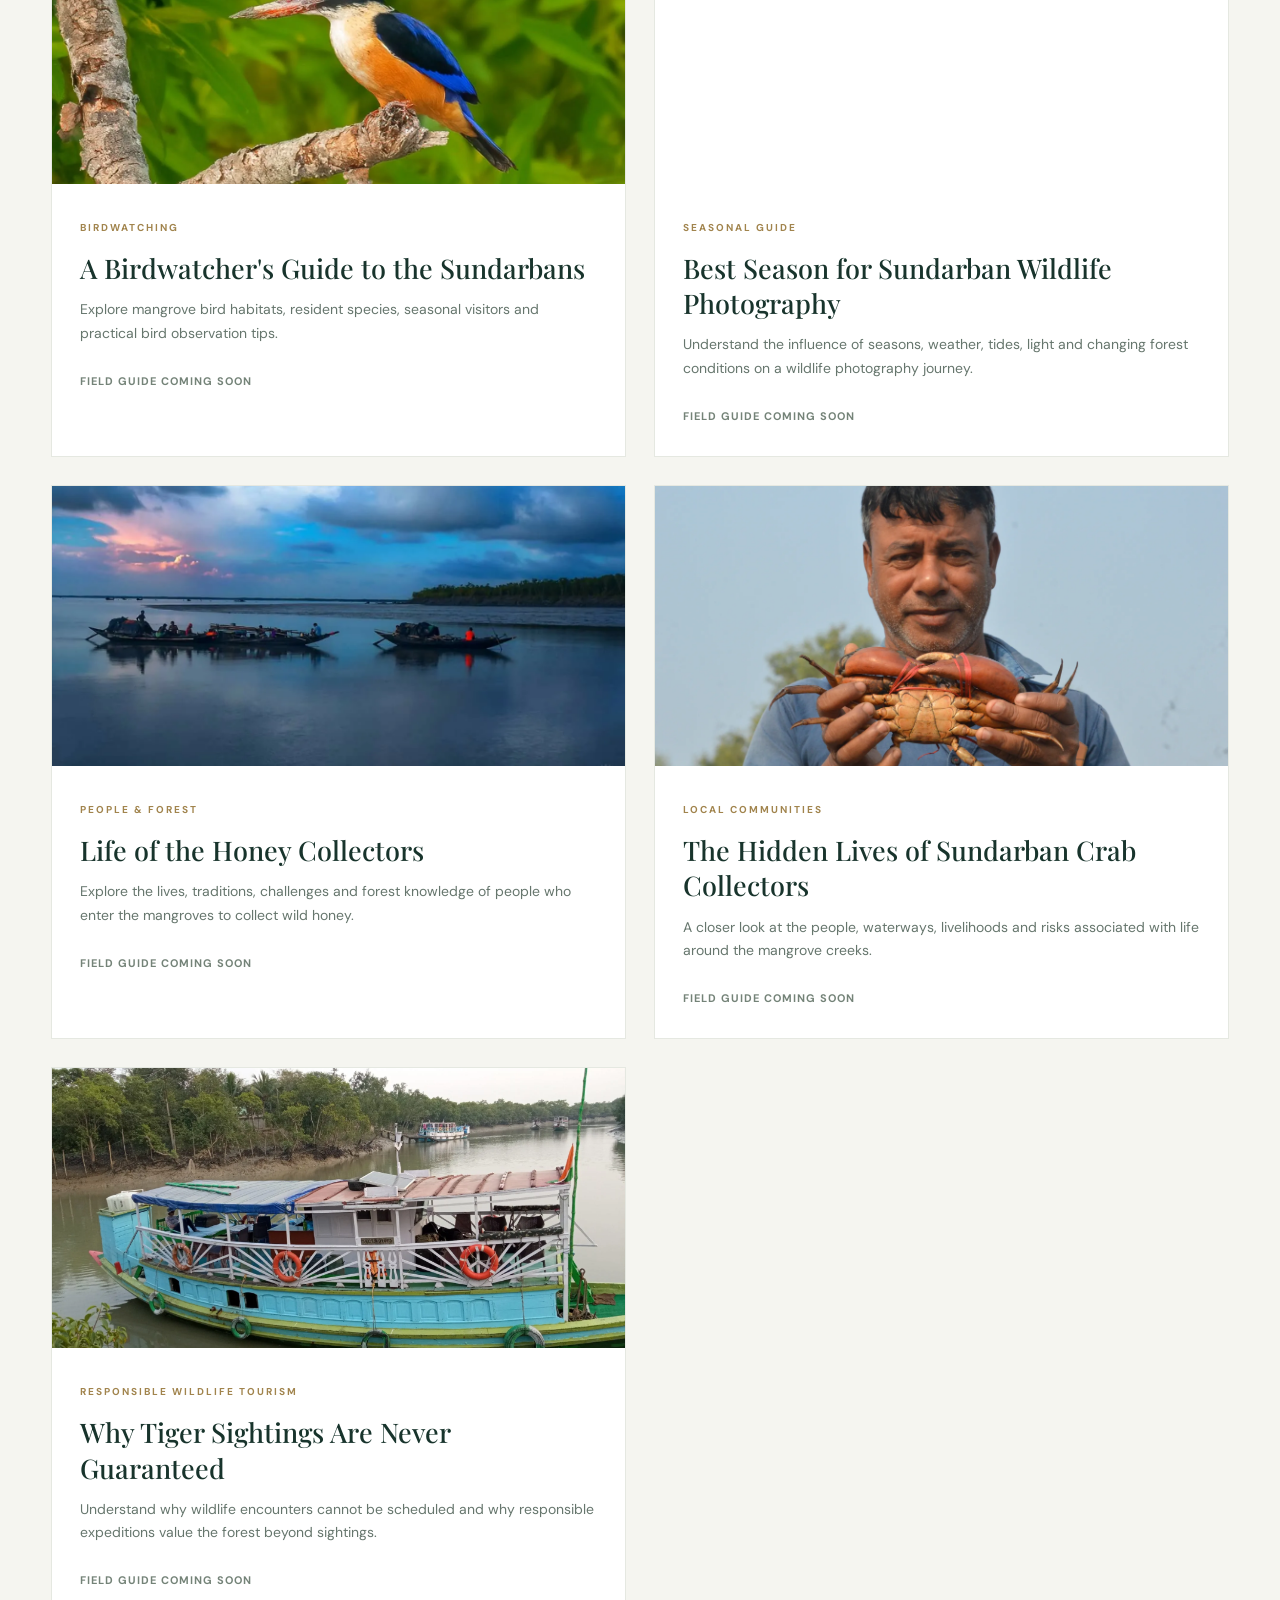
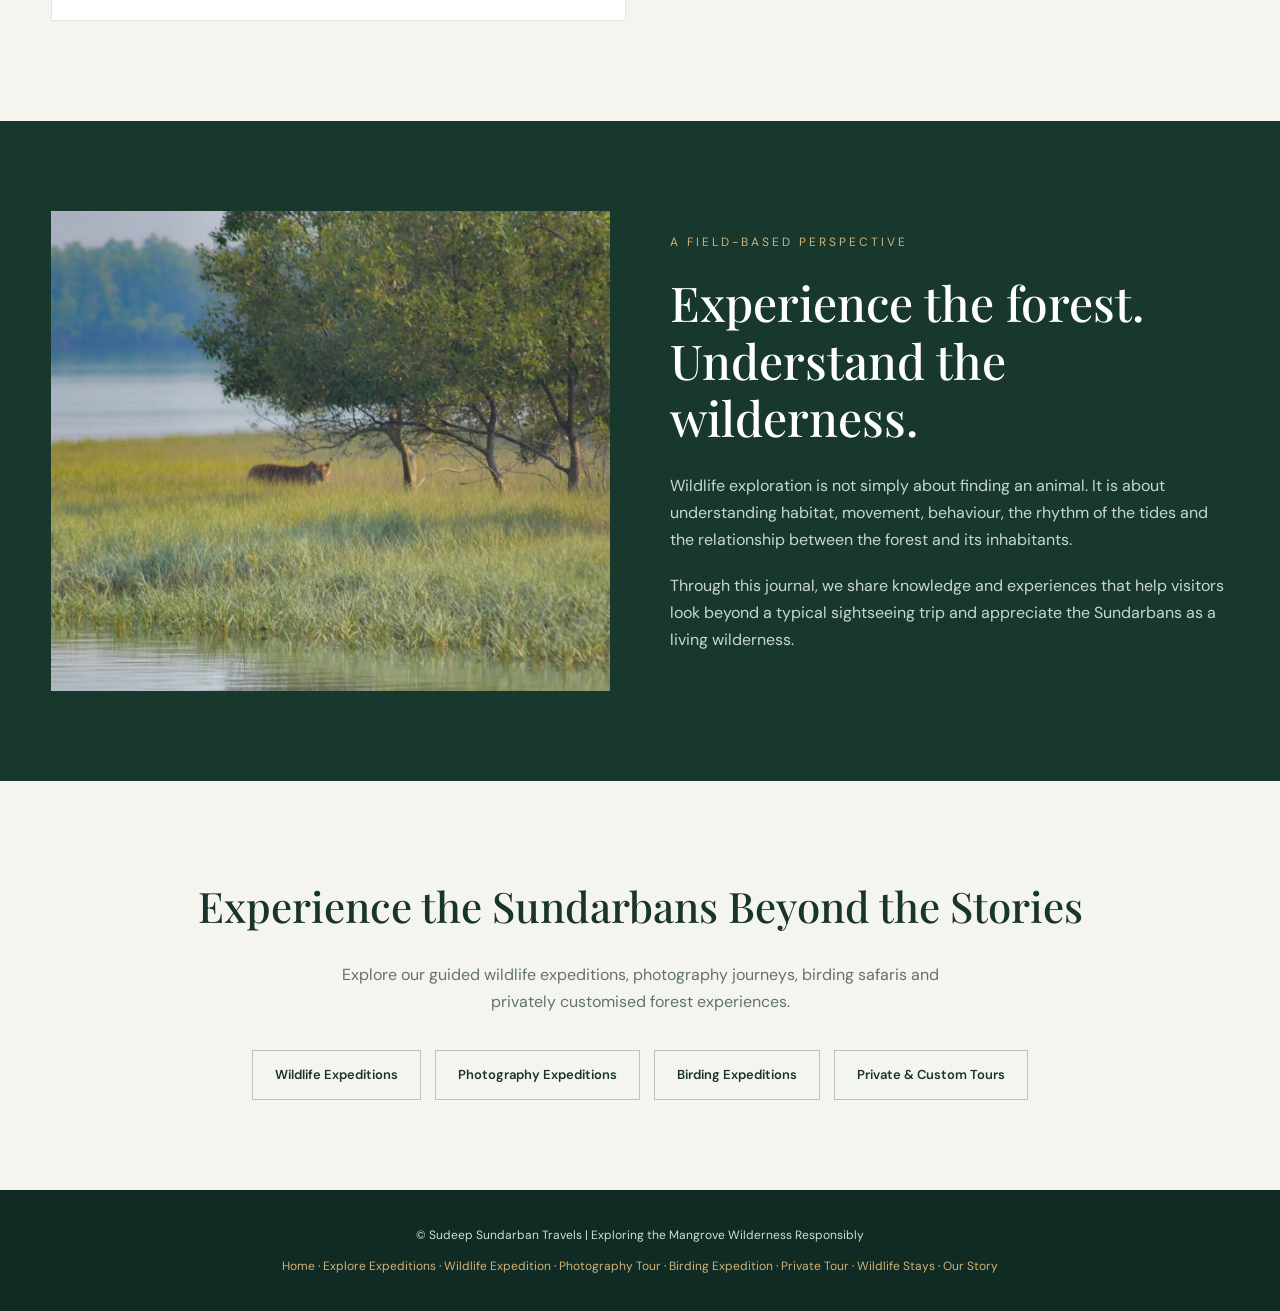
<file: sundarban-wildlife-journal.html>
<!DOCTYPE html>
<html lang="en">
<head>
    <meta charset="UTF-8">
    <meta name="viewport" content="width=device-width, initial-scale=1.0">

    <title>Sundarban Wildlife Journal | Field Stories, Tigers & Nature | Sudeep Sundarban Travels</title>

    <meta name="description" content="Explore the Sundarbans through wildlife field stories, tiger tracking insights, birding guides, photography tips, mangrove ecology and local forest life from Sudeep Sundarban Travels.">

    <meta name="keywords" content="Sundarban wildlife journal, Sundarbans wildlife stories, Sundarban tiger tracking, Sundarban wildlife photography, Sundarban birding guide, mangrove forest, Sundarbans field guide">

    <meta name="author" content="Sudeep Sundarban Travels">

    <link rel="canonical" href="https://wildmaniacsst-cell.github.io/sudeep-sundarban-travels/sundarban-wildlife-journal.html">

    <meta name="robots" content="index, follow, max-image-preview:large">
<meta property="og:title" content="Sundarban Wildlife Journal | Sudeep Sundarban Travels">
    <meta property="og:description" content="Field stories, wildlife knowledge and authentic experiences from the mangrove wilderness of the Sundarbans.">
    <meta property="og:type" content="website">
    <meta property="og:site_name" content="Sudeep Sundarban Travels">
<meta property="og:url" content="https://wildmaniacsst-cell.github.io/sudeep-sundarban-travels/sundarban-wildlife-journal.html">
    <meta property="og:image" content="https://wildmaniacsst-cell.github.io/sudeep-sundarban-travels/sundarban%202.webp">

    <meta name="twitter:card" content="summary_large_image">
<meta name="twitter:title" content="Sundarban Wildlife Journal | Field Stories &amp; Nature">
<meta name="twitter:description" content="Field stories, wildlife knowledge, tiger encounters, birding and nature from the Sundarbans mangrove wilderness.">
<meta name="twitter:image" content="https://wildmaniacsst-cell.github.io/sudeep-sundarban-travels/sundarban%202.webp">

    <link rel="preconnect" href="https://fonts.googleapis.com">
    <link rel="preconnect" href="https://fonts.gstatic.com" crossorigin>

    <link href="https://fonts.googleapis.com/css2?family=DM+Sans:wght@400;500;600;700&family=Playfair+Display:wght@400;500;600;700&display=swap" rel="stylesheet">

    <style>
        * {
            margin: 0;
            padding: 0;
            box-sizing: border-box;
        }

        body {
            font-family: 'DM Sans', sans-serif;
            background: #f5f5f0;
            color: #18342c;
            line-height: 1.7;
        }

        a {
            text-decoration: none;
            color: inherit;
        }

        img {
            display: block;
            width: 100%;
        }

        .journal-container {
            width: min(1180px, 92%);
            margin: auto;
        }

        /* NAVIGATION */

        .journal-nav {
            background: #102b24;
            color: #fff;
            padding: 18px 0;
        }

        .journal-nav-inner {
            display: flex;
            justify-content: space-between;
            align-items: center;
            gap: 20px;
        }

        .journal-brand {
            font-size: 17px;
            font-weight: 700;
            letter-spacing: 1px;
        }

        .journal-nav-links {
            display: flex;
            gap: 24px;
            font-size: 13px;
            color: #d3dfd8;
        }

        .journal-nav-links a:hover {
            color: #c9a86a;
        }

        /* HERO */

        .journal-hero {
            min-height: 570px;
            display: flex;
            align-items: center;
            background:
                linear-gradient(90deg, rgba(8,25,20,.88), rgba(8,25,20,.40)),
                url("honey%20collectors.webp") center/cover no-repeat;
            color: white;
        }

        .journal-hero-content {
            max-width: 760px;
            padding: 90px 0;
        }

        .journal-eyebrow {
            text-transform: uppercase;
            letter-spacing: 3px;
            font-size: 12px;
            color: #d2b67c;
            margin-bottom: 22px;
        }

        .journal-hero h1 {
            font-family: 'Playfair Display', serif;
            font-size: clamp(42px, 7vw, 76px);
            line-height: 1.12;
            font-weight: 500;
            margin-bottom: 25px;
        }

        .journal-hero p {
            max-width: 650px;
            font-size: 17px;
            color: #e0e8e2;
            margin-bottom: 32px;
        }

        .journal-button {
            display: inline-block;
            background: #c4a46c;
            color: #142820;
            padding: 14px 25px;
            font-size: 13px;
            font-weight: 700;
            letter-spacing: .5px;
            transition: .25s;
        }

        .journal-button:hover {
            background: #e0c28a;
            transform: translateY(-2px);
        }

        /* INTRO */

        .journal-intro {
            padding: 90px 0 65px;
            text-align: center;
        }

        .journal-intro h2 {
            font-family: 'Playfair Display', serif;
            font-size: clamp(32px, 4vw, 48px);
            font-weight: 500;
            margin-bottom: 22px;
        }

        .journal-intro p {
            max-width: 780px;
            margin: auto;
            color: #53675e;
            font-size: 16px;
        }

        /* CATEGORY STRIP */

        .journal-categories {
            display: flex;
            justify-content: center;
            flex-wrap: wrap;
            gap: 12px;
            margin-top: 35px;
        }

        .journal-category {
            border: 1px solid #d5dcd5;
            padding: 10px 18px;
            border-radius: 50px;
            font-size: 12px;
            color: #355347;
            background: #fff;
        }

        /* FEATURED SECTION */

        .journal-featured {
            padding: 30px 0 100px;
        }

        .journal-section-heading {
            margin-bottom: 38px;
        }

        .journal-section-heading span {
            color: #9a8051;
            font-size: 11px;
            letter-spacing: 2px;
            text-transform: uppercase;
            font-weight: 700;
        }

        .journal-section-heading h2 {
            font-family: 'Playfair Display', serif;
            font-size: clamp(30px, 4vw, 45px);
            font-weight: 500;
            margin-top: 10px;
        }

        .journal-grid {
            display: grid;
            grid-template-columns: repeat(2, 1fr);
            gap: 28px;
        }

        .journal-card {
            background: #fff;
            overflow: hidden;
            border: 1px solid #e5e8e1;
            transition: transform .25s, box-shadow .25s;
        }

        .journal-card:hover {
            transform: translateY(-5px);
            box-shadow: 0 15px 35px rgba(17, 44, 32, .08);
        }

        .journal-card-image {
            height: 280px;
            overflow: hidden;
        }

        .journal-card-image img {
            height: 100%;
            object-fit: cover;
            transition: transform .5s;
        }

        .journal-card:hover img {
            transform: scale(1.04);
        }

        .journal-card-content {
            padding: 28px;
        }

        .journal-card-tag {
            font-size: 10px;
            text-transform: uppercase;
            letter-spacing: 2px;
            color: #a1844d;
            font-weight: 700;
        }

        .journal-card h3 {
            font-family: 'Playfair Display', serif;
            font-size: 27px;
            line-height: 1.3;
            font-weight: 500;
            margin: 12px 0;
        }

        .journal-card p {
            color: #66766d;
            font-size: 14px;
            margin-bottom: 20px;
        }

        .journal-coming {
            font-size: 11px;
            font-weight: 700;
            color: #748378;
            text-transform: uppercase;
            letter-spacing: 1px;
        }

        /* FIELD PHILOSOPHY */

        .journal-field-section {
            background: #18382d;
            color: #fff;
            padding: 90px 0;
        }

        .journal-field-grid {
            display: grid;
            grid-template-columns: 1fr 1fr;
            gap: 60px;
            align-items: center;
        }

        .journal-field-image {
            height: 480px;
        }

        .journal-field-image img {
            height: 100%;
            object-fit: cover;
        }

        .journal-field-text .journal-eyebrow {
            color: #d0b278;
        }

        .journal-field-text h2 {
            font-family: 'Playfair Display', serif;
            font-size: clamp(32px, 4vw, 48px);
            line-height: 1.2;
            font-weight: 500;
            margin-bottom: 25px;
        }

        .journal-field-text p {
            color: #c8d7ce;
            margin-bottom: 18px;
        }

        /* EXPEDITION LINKS */

        .journal-explore {
            padding: 90px 0;
            text-align: center;
        }

        .journal-explore h2 {
            font-family: 'Playfair Display', serif;
            font-size: 42px;
            font-weight: 500;
            margin-bottom: 18px;
        }

        .journal-explore p {
            max-width: 650px;
            margin: 0 auto 35px;
            color: #62736a;
        }

        .journal-explore-links {
            display: flex;
            justify-content: center;
            flex-wrap: wrap;
            gap: 14px;
        }

        .journal-explore-links a {
            border: 1px solid #b8c5bb;
            padding: 13px 22px;
            font-size: 13px;
            font-weight: 600;
            transition: .2s;
        }

        .journal-explore-links a:hover {
            background: #18382d;
            color: #fff;
        }

        /* FOOTER */

        .journal-footer {
            background: #102b24;
            color: #d1ddd5;
            padding: 35px 0;
            text-align: center;
        }

        .journal-footer p {
            font-size: 12px;
        }

        .journal-footer a {
            color: #d1b276;
        }

        /* MOBILE */

        @media (max-width: 768px) {

            .journal-nav-inner {
                flex-direction: column;
                align-items: flex-start;
            }

            .journal-nav-links {
                width: 100%;
                overflow-x: auto;
                white-space: nowrap;
                padding-bottom: 4px;
                gap: 18px;
            }

            .journal-hero {
                min-height: 500px;
                background-position: center;
            }

            .journal-hero-content {
                padding: 70px 0;
            }

            .journal-hero p {
                font-size: 15px;
            }

            .journal-intro {
                padding: 65px 0 45px;
            }

            .journal-grid {
                grid-template-columns: 1fr;
                gap: 22px;
            }

            .journal-card-image {
                height: 240px;
            }

            .journal-card-content {
                padding: 22px;
            }

            .journal-card h3 {
                font-size: 24px;
            }

            .journal-featured {
                padding-bottom: 70px;
            }

            .journal-field-section {
                padding: 65px 0;
            }

            .journal-field-grid {
                grid-template-columns: 1fr;
                gap: 30px;
            }

            .journal-field-image {
                height: 320px;
            }

            .journal-explore {
                padding: 65px 0;
            }

            .journal-explore h2 {
                font-size: 34px;
            }

        }

    
.journal-brand-lockup { display:flex; align-items:center; gap:12px; }
.journal-brand-logo { width:54px; height:54px; object-fit:contain; flex-shrink:0; }
@media(max-width:600px){ .journal-brand-logo { width:42px; height:42px; } .journal-brand-lockup { gap:8px; } }
</style>
<script type="application/ld+json">
{"@context":"https://schema.org","@type":"CollectionPage","name":"Sundarban Wildlife Journal","description":"Field stories, wildlife knowledge, tiger encounters, birding and nature from the Sundarbans mangrove wilderness.","url":"https://wildmaniacsst-cell.github.io/sudeep-sundarban-travels/sundarban-wildlife-journal.html","isPartOf":{"@type":"WebSite","name":"Sudeep Sundarban Travels","url":"https://wildmaniacsst-cell.github.io/sudeep-sundarban-travels/"},"mainEntity":{"@type":"ItemList","itemListElement":[{"@type":"ListItem","position":1,"name":"The Sundarbans Is Not a Zoo: A Real Encounter","url":"https://wildmaniacsst-cell.github.io/sudeep-sundarban-travels/sundarban-wildlife-journal-the-sundarbans-is-not-a-zoo.html"},{"@type":"ListItem","position":2,"name":"Birding Expedition","url":"https://wildmaniacsst-cell.github.io/sudeep-sundarban-travels/sundarban-birding-expedition.html"},{"@type":"ListItem","position":3,"name":"Wildlife Photography Tour","url":"https://wildmaniacsst-cell.github.io/sudeep-sundarban-travels/sundarban-wildlife-photography-tour.html"}]}}
</script></head>

<body>

    <!-- NAVIGATION -->
    <nav class="journal-nav">
        <div class="journal-container journal-nav-inner">

            <a href="index.html" class="journal-brand journal-brand-lockup">
                <img decoding="async" src="logo.webp" alt="Sudeep Sundarban Travels logo" class="journal-brand-logo" loading="eager">
                <span>SUDEEP SUNDARBAN TRAVELS</span>
            </a>

            <div class="journal-nav-links">
                <a href="index.html">Home</a>
                <a href="sundarban-wildlife-expedition.html">Wildlife</a>
                <a href="sundarban-wildlife-photography-tour.html">Photography</a>
                <a href="sundarban-birding-expedition.html">Birding</a>
                <a href="private-sundarban-tour.html">Private Tours</a>
            </div>

        </div>
    </nav>

    <!-- HERO -->
    <header class="journal-hero">
        <div class="journal-container">
            <div class="journal-hero-content">

                <div class="journal-eyebrow">
                    Stories from the Mangrove Wilderness
                </div>

                <h1>Sundarban<br>Wildlife Journal</h1>

                <p>
                    Beyond the river journeys and wildlife safaris lies a world
                    of stories waiting to be understood. Explore the wildlife,
                    landscapes, people and field experiences of the Sundarbans.
                </p>

                <a href="#journal-stories" class="journal-button">
                    EXPLORE THE JOURNAL
                </a>

            </div>
        </div>
    </header>

    <!-- INTRO -->
    <section class="journal-intro">
        <div class="journal-container">

            <h2>Stories Written by the Forest</h2>

            <p>
                The Sundarbans is more than a destination. It is a living,
                changing wilderness shaped by tides, wildlife, mangroves and
                the people who depend on it. This journal brings together
                observations, knowledge and stories from years of exploring
                its waterways and forest landscapes.
            </p>

            <div class="journal-categories">
                <span class="journal-category">Wildlife</span>
                <span class="journal-category">Tiger Tracking</span>
                <span class="journal-category">Photography</span>
                <span class="journal-category">Birding</span>
                <span class="journal-category">Mangrove Ecology</span>
                <span class="journal-category">Local Communities</span>
            </div>

        </div>
    </section>

    <!-- JOURNAL STORIES -->
    <section class="journal-featured" id="journal-stories">
        <div class="journal-container">

            <div class="journal-section-heading">
                <span>FIELD KNOWLEDGE & STORIES</span>
                <h2>Explore the Sundarbans</h2>
            </div>

            <div class="journal-grid">

                <!-- FEATURED FIELD STORY -->
                <article class="journal-card">
                    <a href="sundarban-wildlife-journal-the-sundarbans-is-not-a-zoo.html" aria-label="Read The Sundarbans Is Not a Zoo: A Real Encounter That Reveals How Tourists Miss Wildlife">
                    <div class="journal-card-image">
                        <img fetchpriority="high" decoding="async" src="S_D00190.webp"
                             alt="Tigress camouflaged inside dense Sundarbans mangrove foliage, photographed by Sumit Ghosh"
                             loading="eager">
                    </div>
                    </a>
                    <div class="journal-card-content">
                        <span class="journal-card-tag">Firsthand Field Story · 12 March 2022</span>
                        <h3><a href="sundarban-wildlife-journal-the-sundarbans-is-not-a-zoo.html">The Sundarbans Is Not a Zoo: A Real Encounter That Reveals How Tourists Miss Wildlife</a></h3>
                        <p>A hidden tigress, a noisy tourist boat, and a firsthand story about the difference between looking and truly observing the forest.</p>
                        <a class="journal-button" href="sundarban-wildlife-journal-the-sundarbans-is-not-a-zoo.html">READ FIELD STORY</a>
                    </div>
                </article>



                <!-- FEATURED STORY: PHULESHWARI -->
                <article class="journal-card">
                    <a href="sundarban-wildlife-journal-phuleshwari-tigress-cubs.html" aria-label="Read Phuleshwari and Her Battle of Motherhood">
                    <div class="journal-card-image">
                        <img decoding="async" src="fuleswari.webp"
                             alt="Phuleshwari the tigress during a Sundarbans encounter on January 23, 2026"
                             loading="lazy">
                    </div>
                    </a>
                    <div class="journal-card-content">
                        <span class="journal-card-tag">Firsthand Field Story · 23 January 2026</span>
                        <h3><a href="sundarban-wildlife-journal-phuleshwari-tigress-cubs.html">Phuleshwari and Her Battle of Motherhood</a></h3>
                        <p>A tigress tries to guide her young cubs across a tidal creek. When boats recognise their presence may be adding to the pressure, they choose to move away.</p>
                        <a class="journal-button" href="sundarban-wildlife-journal-phuleshwari-tigress-cubs.html">READ FIELD STORY</a>
                    </div>
                </article>

                                <!-- ANIDERS FIELD UPDATE -->
                <article class="journal-card">
                    <a href="aniders-sundarbans-human-tiger-conflict.html" aria-label="Read about solar-powered ANIDERS devices for human-tiger conflict mitigation in the Sundarbans">
                    <div class="journal-card-image">
                        <img decoding="async" src="aniders_sundarbans_1.webp"
                             alt="WTI field members installing ANIDERS at a forest fringe facing a village interface in the Sundarbans"
                             loading="lazy">
                    </div>
                    </a>
                    <div class="journal-card-content">
                        <span class="journal-card-tag">Conservation Field Update</span>
                        <h3><a href="aniders-sundarbans-human-tiger-conflict.html">Solar-Powered ANIDERS Devices for Human–Tiger Coexistence</a></h3>
                        <p>A field update on wildlife detection and non-lethal deterrence technology installed near vulnerable forest–village interfaces.</p>
                        <a class="journal-button" href="aniders-sundarbans-human-tiger-conflict.html">READ FIELD UPDATE</a>
                    </div>
                </article>

<!-- STORY 1 -->
                <article class="journal-card">
                    <div class="journal-card-image">
                        <img decoding="async" src="sundarban%20tiger%202.webp"
                             alt="Royal Bengal tiger in the Sundarbans mangrove wilderness"
                             loading="lazy">
                    </div>

                    <div class="journal-card-content">
                        <span class="journal-card-tag">Wildlife & Natural History</span>

                        <h3>The Royal Bengal Tiger of Sundarbans</h3>

                        <p>
                            Discover the remarkable tiger that survives in one
                            of the world's most challenging mangrove ecosystems.
                        </p>

                        <span class="journal-coming">FIELD GUIDE COMING SOON</span>
                    </div>
                </article>

                <!-- STORY 2 -->
                <article class="journal-card">
                    <div class="journal-card-image">
                        <img decoding="async" src="sundarban%20tiger%2015.webp"
                             alt="Sundarbans wildlife tracking and forest observation"
                             loading="lazy">
                    </div>

                    <div class="journal-card-content">
                        <span class="journal-card-tag">Field Tracking</span>

                        <h3>Reading the Forest: Tiger Tracking & Signs</h3>

                        <p>
                            Learn how wildlife trackers observe footprints,
                            forest signs and clues without disturbing animals.
                        </p>

                        <span class="journal-coming">FIELD GUIDE COMING SOON</span>
                    </div>
                </article>

                <!-- STORY 3 -->
                <article class="journal-card">
                    <div class="journal-card-image">
                        <img decoding="async" src="sundarban%20tiger%2012.webp"
                             alt="Wildlife photography in the Sundarbans"
                             loading="lazy">
                    </div>

                    <div class="journal-card-content">
                        <span class="journal-card-tag">Wildlife Photography</span>

                        <h3>Wildlife Photography in the Sundarbans</h3>

                        <p>
                            Field techniques, camera preparation, light,
                            patience and the realities of photographing
                            wildlife in a tidal forest.
                        </p>

                        <span class="journal-coming">FIELD GUIDE COMING SOON</span>
                    </div>
                </article>

                <!-- STORY 4 -->
                <article class="journal-card">
                    <div class="journal-card-image">
                        <img decoding="async" src="black%20capped.webp"
                             alt="Black-capped kingfisher in the Sundarbans mangrove forest"
                             loading="lazy">
                    </div>

                    <div class="journal-card-content">
                        <span class="journal-card-tag">Birdwatching</span>

                        <h3>A Birdwatcher's Guide to the Sundarbans</h3>

                        <p>
                            Explore mangrove bird habitats, resident species,
                            seasonal visitors and practical bird observation tips.
                        </p>

                        <span class="journal-coming">FIELD GUIDE COMING SOON</span>
                    </div>
                </article>

                <!-- STORY 5 -->
                <article class="journal-card">
                    <div class="journal-card-image">
                        <img decoding="async" src="sundarban%205.webp"
                             alt="Seasonal landscape and river waterways of the Sundarbans"
                             loading="lazy">
                    </div>

                    <div class="journal-card-content">
                        <span class="journal-card-tag">Seasonal Guide</span>

                        <h3>Best Season for Sundarban Wildlife Photography</h3>

                        <p>
                            Understand the influence of seasons, weather,
                            tides, light and changing forest conditions
                            on a wildlife photography journey.
                        </p>

                        <span class="journal-coming">FIELD GUIDE COMING SOON</span>
                    </div>
                </article>

                <!-- STORY 6 -->
                <article class="journal-card">
                    <div class="journal-card-image">
                        <img decoding="async" src="honey%20collectors.webp"
                             alt="Honey collectors navigating the Sundarbans forest for wild honey"
                             loading="lazy">
                    </div>

                    <div class="journal-card-content">
                        <span class="journal-card-tag">People & Forest</span>

                        <h3>Life of the Honey Collectors</h3>

                        <p>
                            Explore the lives, traditions, challenges and
                            forest knowledge of people who enter the mangroves
                            to collect wild honey.
                        </p>

                        <span class="journal-coming">FIELD GUIDE COMING SOON</span>
                    </div>
                </article>

                <!-- STORY 7 -->
                <article class="journal-card">
                    <div class="journal-card-image">
                        <img decoding="async" src="crab%20hunters.webp"
                             alt="Crab collectors working in Sundarbans tidal waterways"
                             loading="lazy">
                    </div>

                    <div class="journal-card-content">
                        <span class="journal-card-tag">Local Communities</span>

                        <h3>The Hidden Lives of Sundarban Crab Collectors</h3>

                        <p>
                            A closer look at the people, waterways,
                            livelihoods and risks associated with life
                            around the mangrove creeks.
                        </p>

                        <span class="journal-coming">FIELD GUIDE COMING SOON</span>
                    </div>
                </article>

                <!-- STORY 8 -->
                <article class="journal-card">
                    <div class="journal-card-image">
                        <img decoding="async" src="BOAT%209.webp"
                             alt="Wildlife expedition boat navigating Sundarbans waterways"
                             loading="lazy">
                    </div>

                    <div class="journal-card-content">
                        <span class="journal-card-tag">Responsible Wildlife Tourism</span>

                        <h3>Why Tiger Sightings Are Never Guaranteed</h3>

                        <p>
                            Understand why wildlife encounters cannot be
                            scheduled and why responsible expeditions
                            value the forest beyond sightings.
                        </p>

                        <span class="journal-coming">FIELD GUIDE COMING SOON</span>
                    </div>
                </article>

            </div>
        </div>
    </section>

    <!-- FIELD PHILOSOPHY -->
    <section class="journal-field-section">
        <div class="journal-container journal-field-grid">

            <div class="journal-field-image">
                <img decoding="async" src="tiger%20myterios%202.webp"
                     alt="A mysterious Royal Bengal tiger in the Sundarbans mangrove wilderness"
                     loading="lazy">
            </div>

            <div class="journal-field-text">

                <div class="journal-eyebrow">
                    A Field-Based Perspective
                </div>

                <h2>Experience the forest. Understand the wilderness.</h2>

                <p>
                    Wildlife exploration is not simply about finding an animal.
                    It is about understanding habitat, movement, behaviour,
                    the rhythm of the tides and the relationship between
                    the forest and its inhabitants.
                </p>

                <p>
                    Through this journal, we share knowledge and experiences
                    that help visitors look beyond a typical sightseeing trip
                    and appreciate the Sundarbans as a living wilderness.
                </p>

            </div>

        </div>
    </section>

    <!-- EXPLORE EXPEDITIONS -->
    <section class="journal-explore">
        <div class="journal-container">

            <h2>Experience the Sundarbans Beyond the Stories</h2>

            <p>
                Explore our guided wildlife expeditions, photography journeys,
                birding safaris and privately customised forest experiences.
            </p>

            <div class="journal-explore-links">

                <a href="sundarban-wildlife-expedition.html">
                    Wildlife Expeditions
                </a>

                <a href="sundarban-wildlife-photography-tour.html">
                    Photography Expeditions
                </a>

                <a href="sundarban-birding-expedition.html">
                    Birding Expeditions
                </a>

                <a href="private-sundarban-tour.html">
                    Private & Custom Tours
                </a>

            </div>

        </div>
    </section>

    <!-- FOOTER -->
    <footer class="journal-footer">
        <div class="journal-container">

            <p>
                © Sudeep Sundarban Travels |
                Exploring the Mangrove Wilderness Responsibly
            </p>

            <p style="margin-top:10px;">
                <a href="index.html">Home</a> ·
                <a href="explore-sundarban-expeditions.html">Explore Expeditions</a> ·
                <a href="sundarban-wildlife-expedition.html">Wildlife Expedition</a> ·
                <a href="sundarban-wildlife-photography-tour.html">Photography Tour</a> ·
                <a href="sundarban-birding-expedition.html">Birding Expedition</a> ·
                <a href="private-sundarban-tour.html">Private Tour</a> ·
                <a href="sundarban-eco-friendly-wildlife-stays.html">Wildlife Stays</a> ·
                <a href="our-story-sudeep-sundarban-travels.html">Our Story</a>
            </p>

        </div>
    </footer>

</body>
</html>
</file>
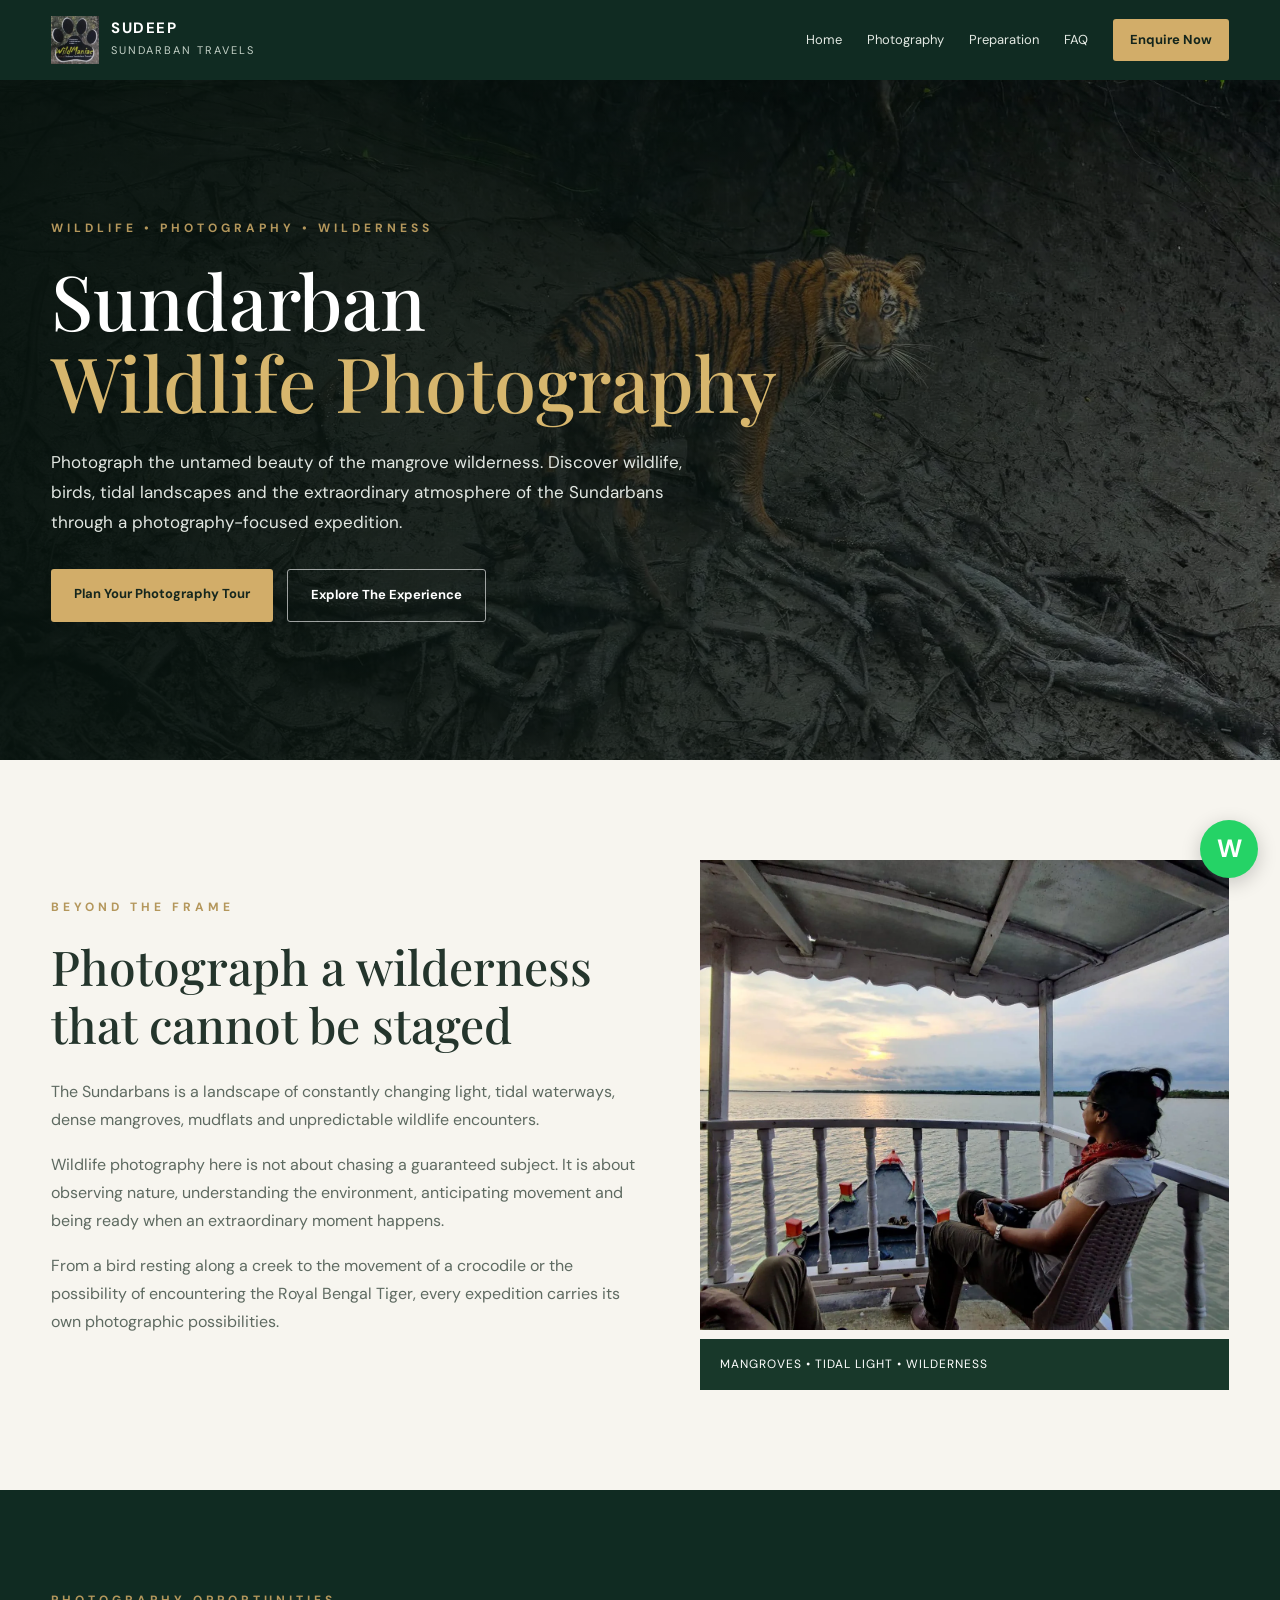
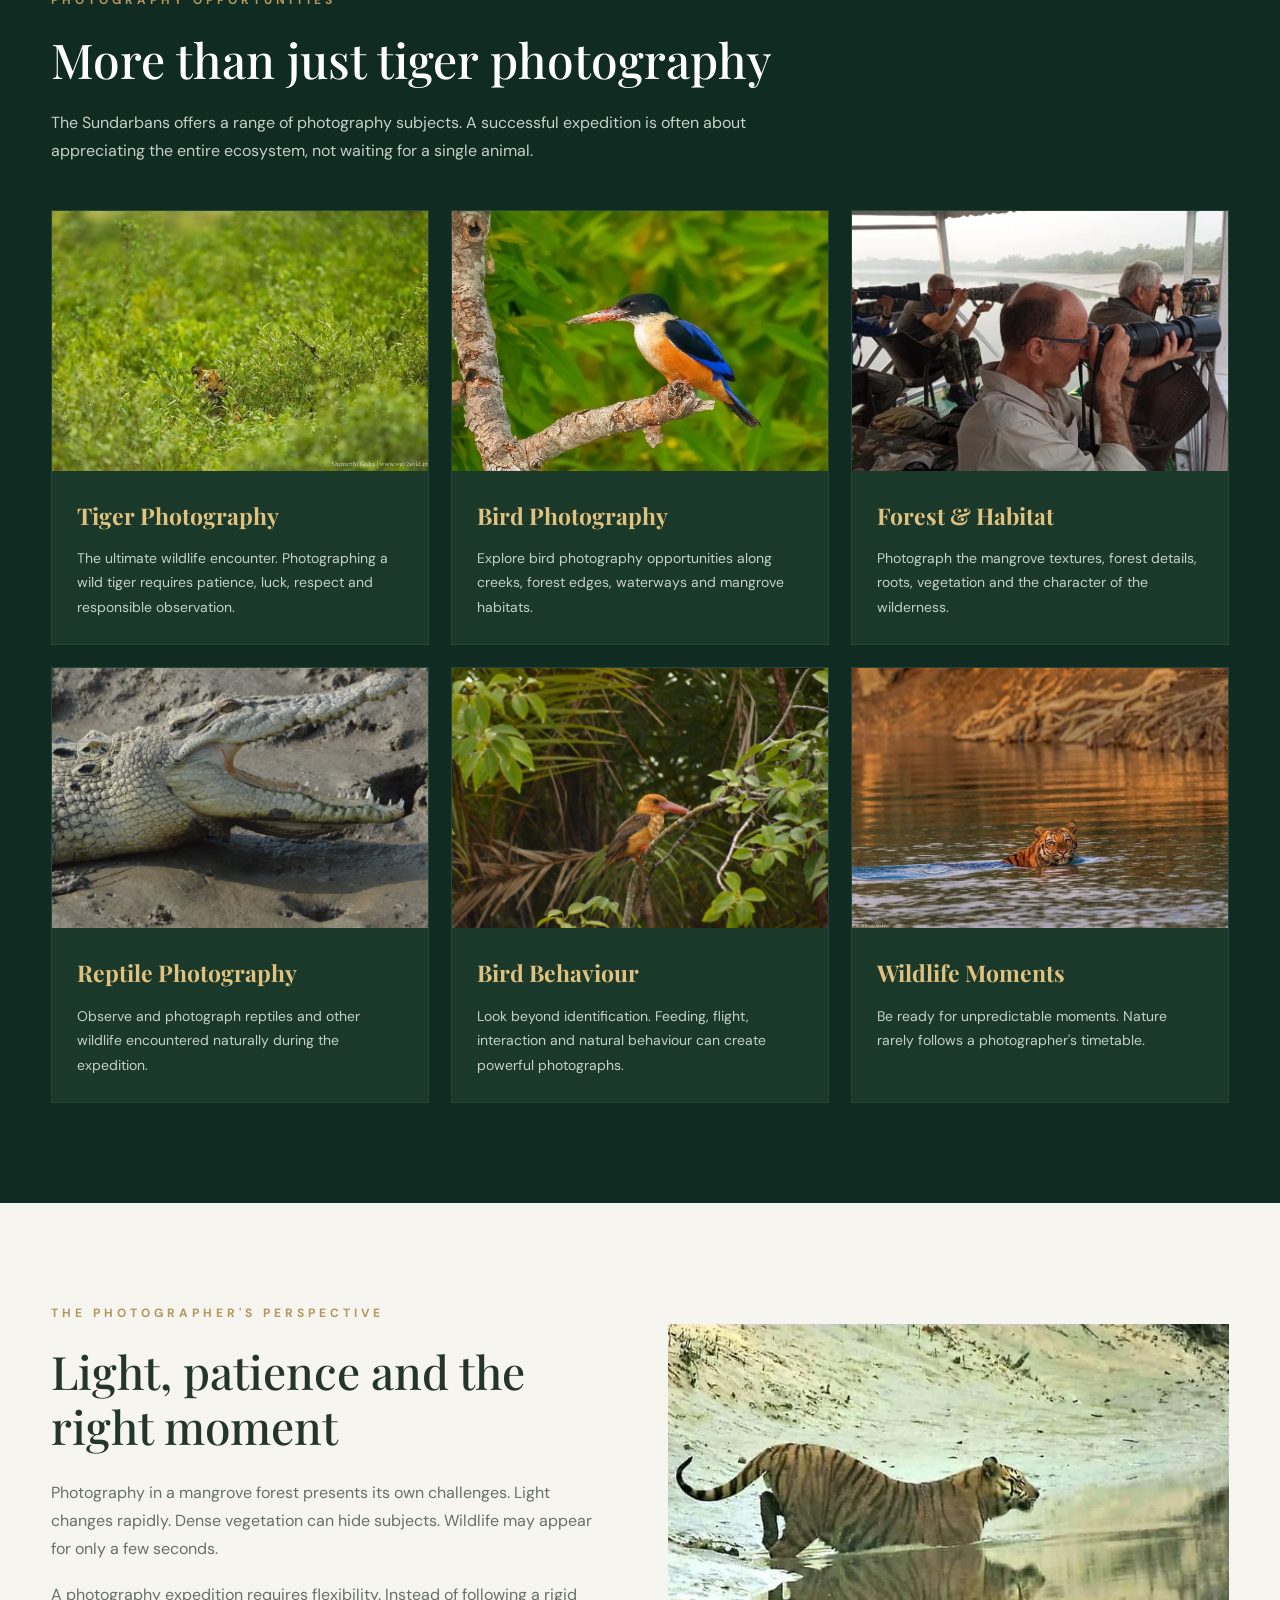
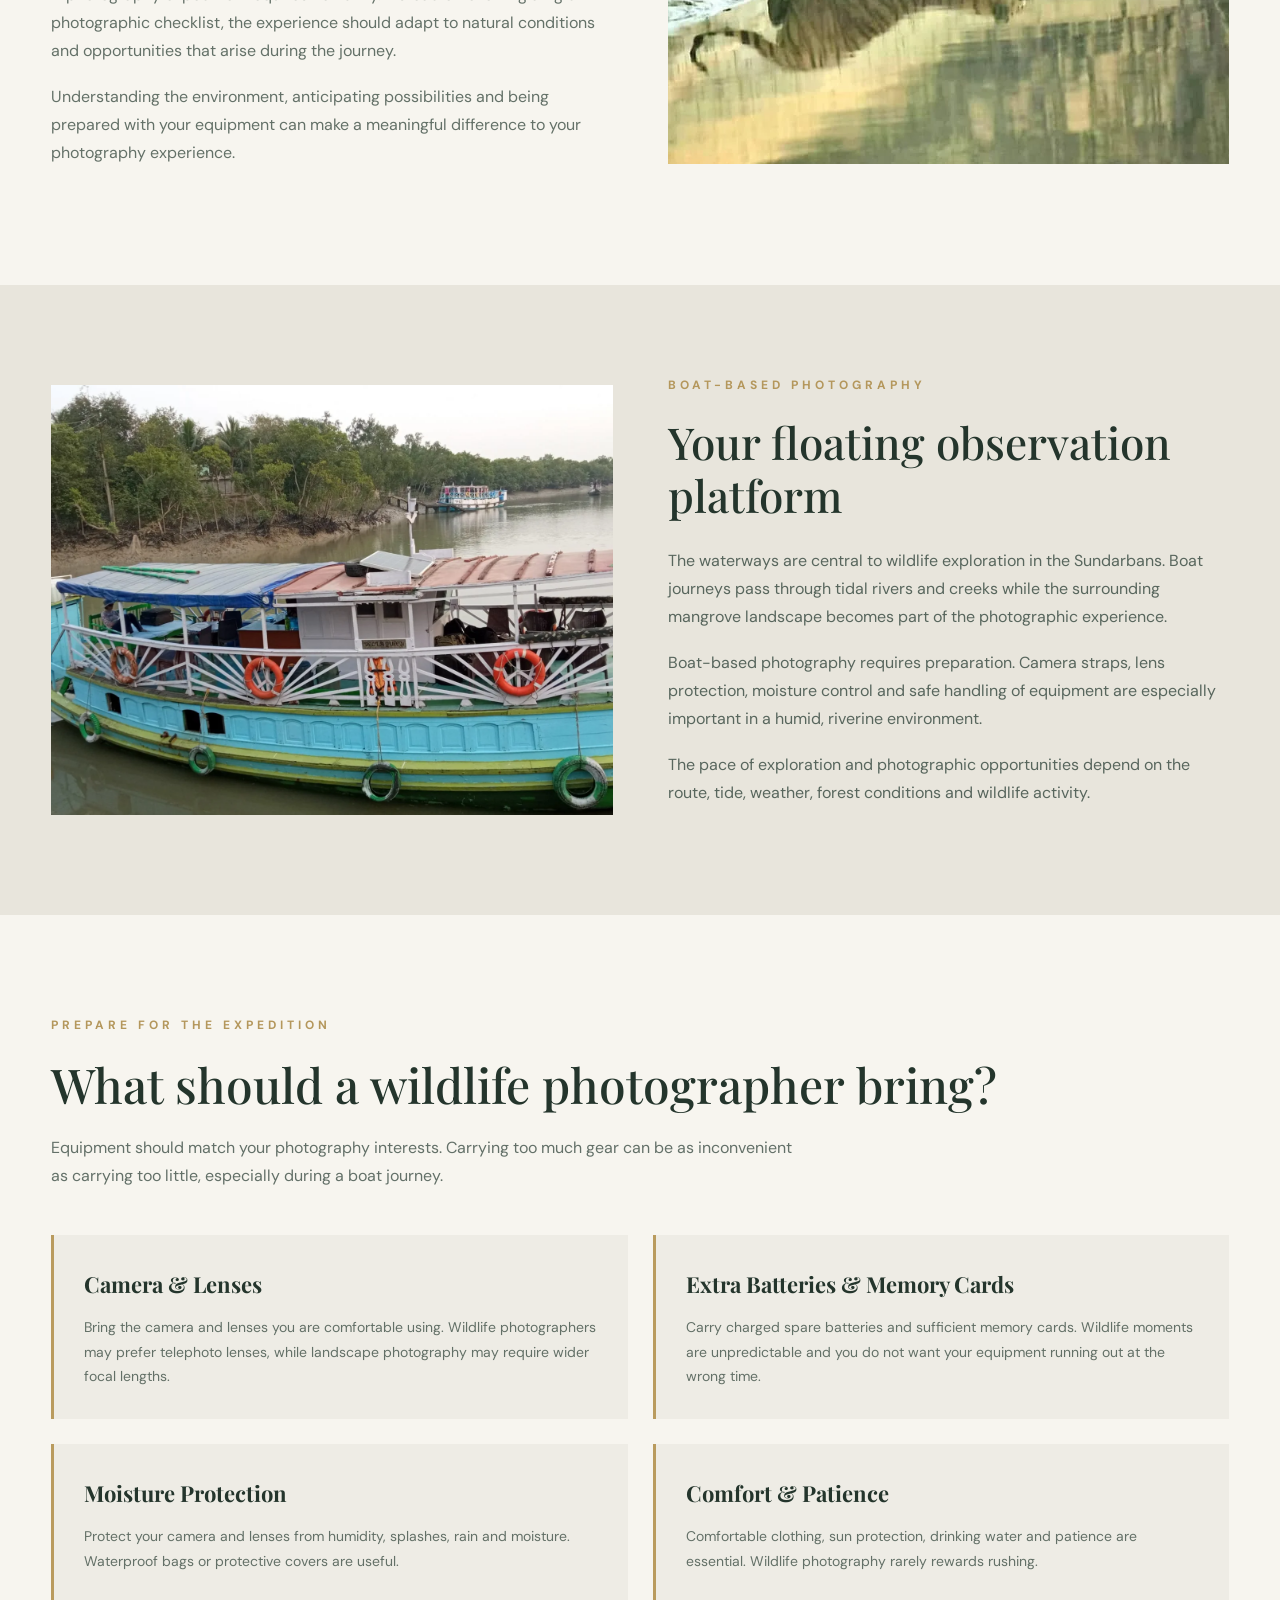
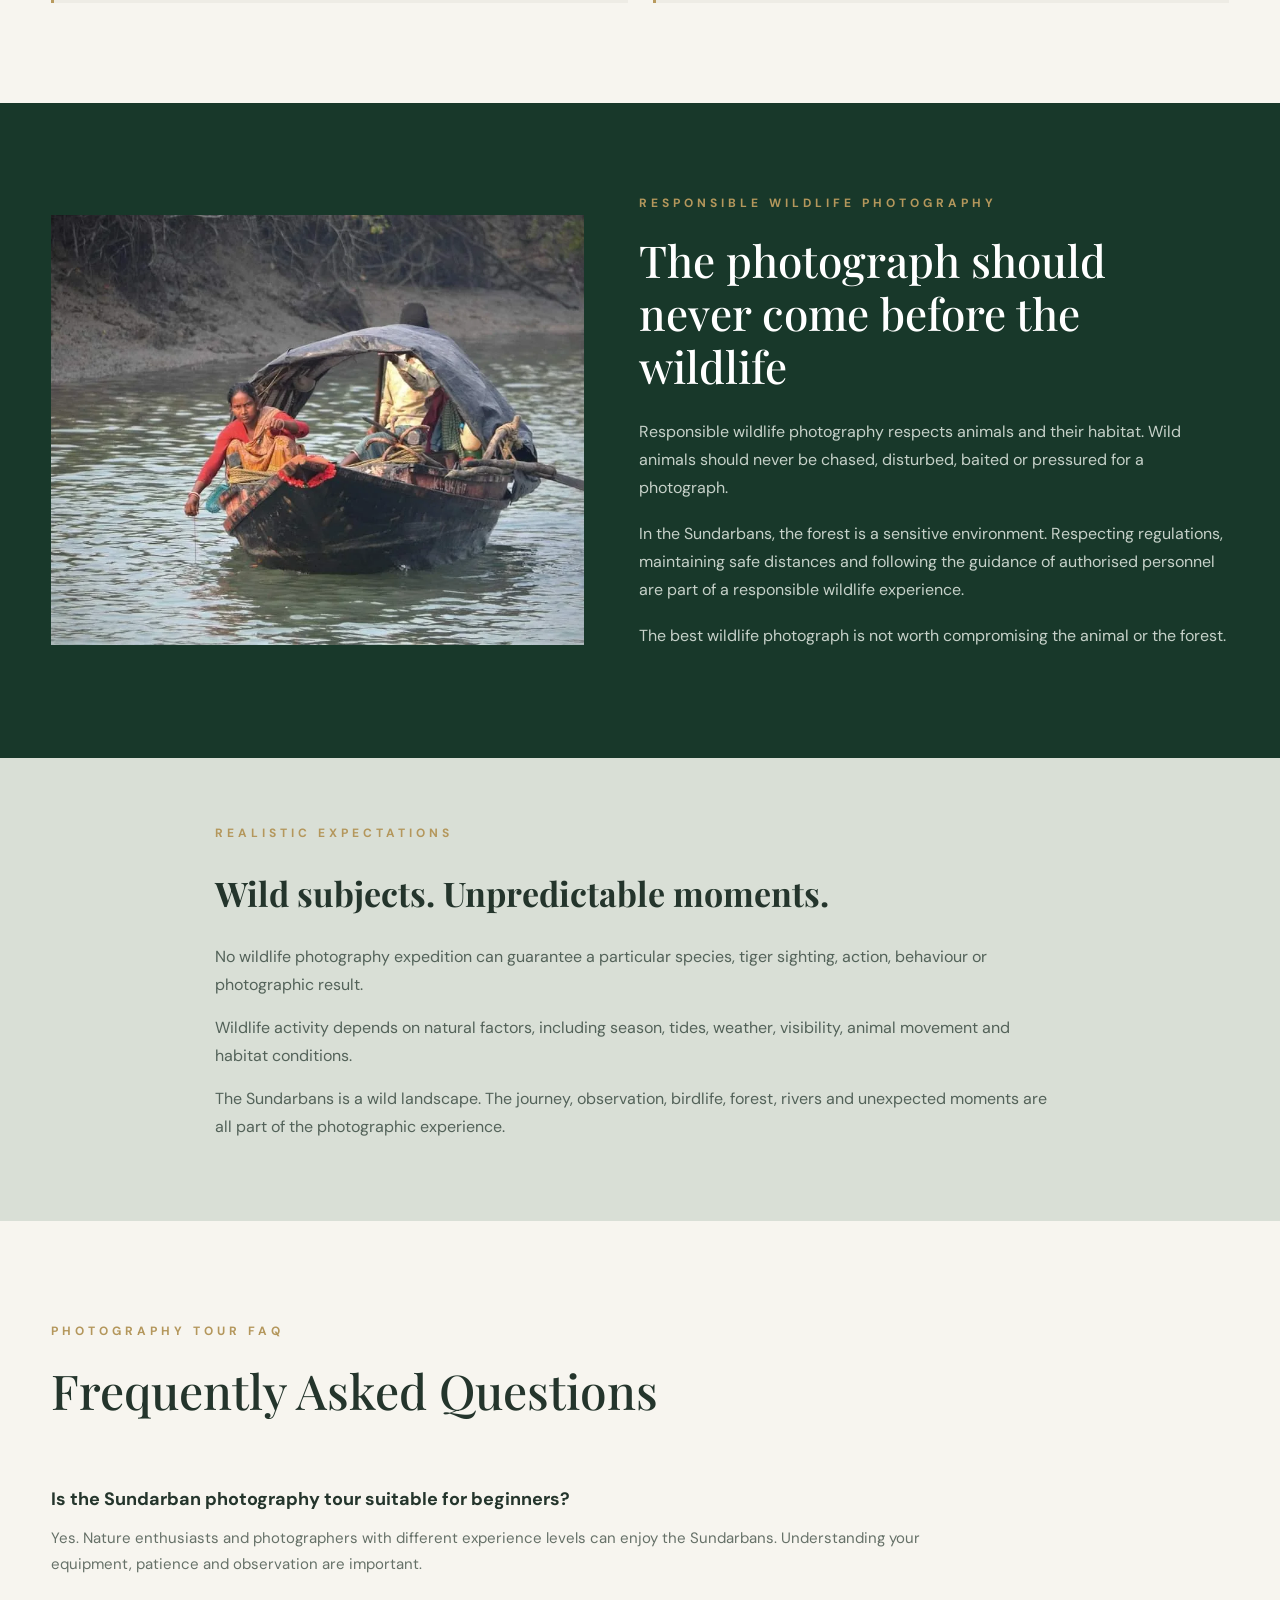
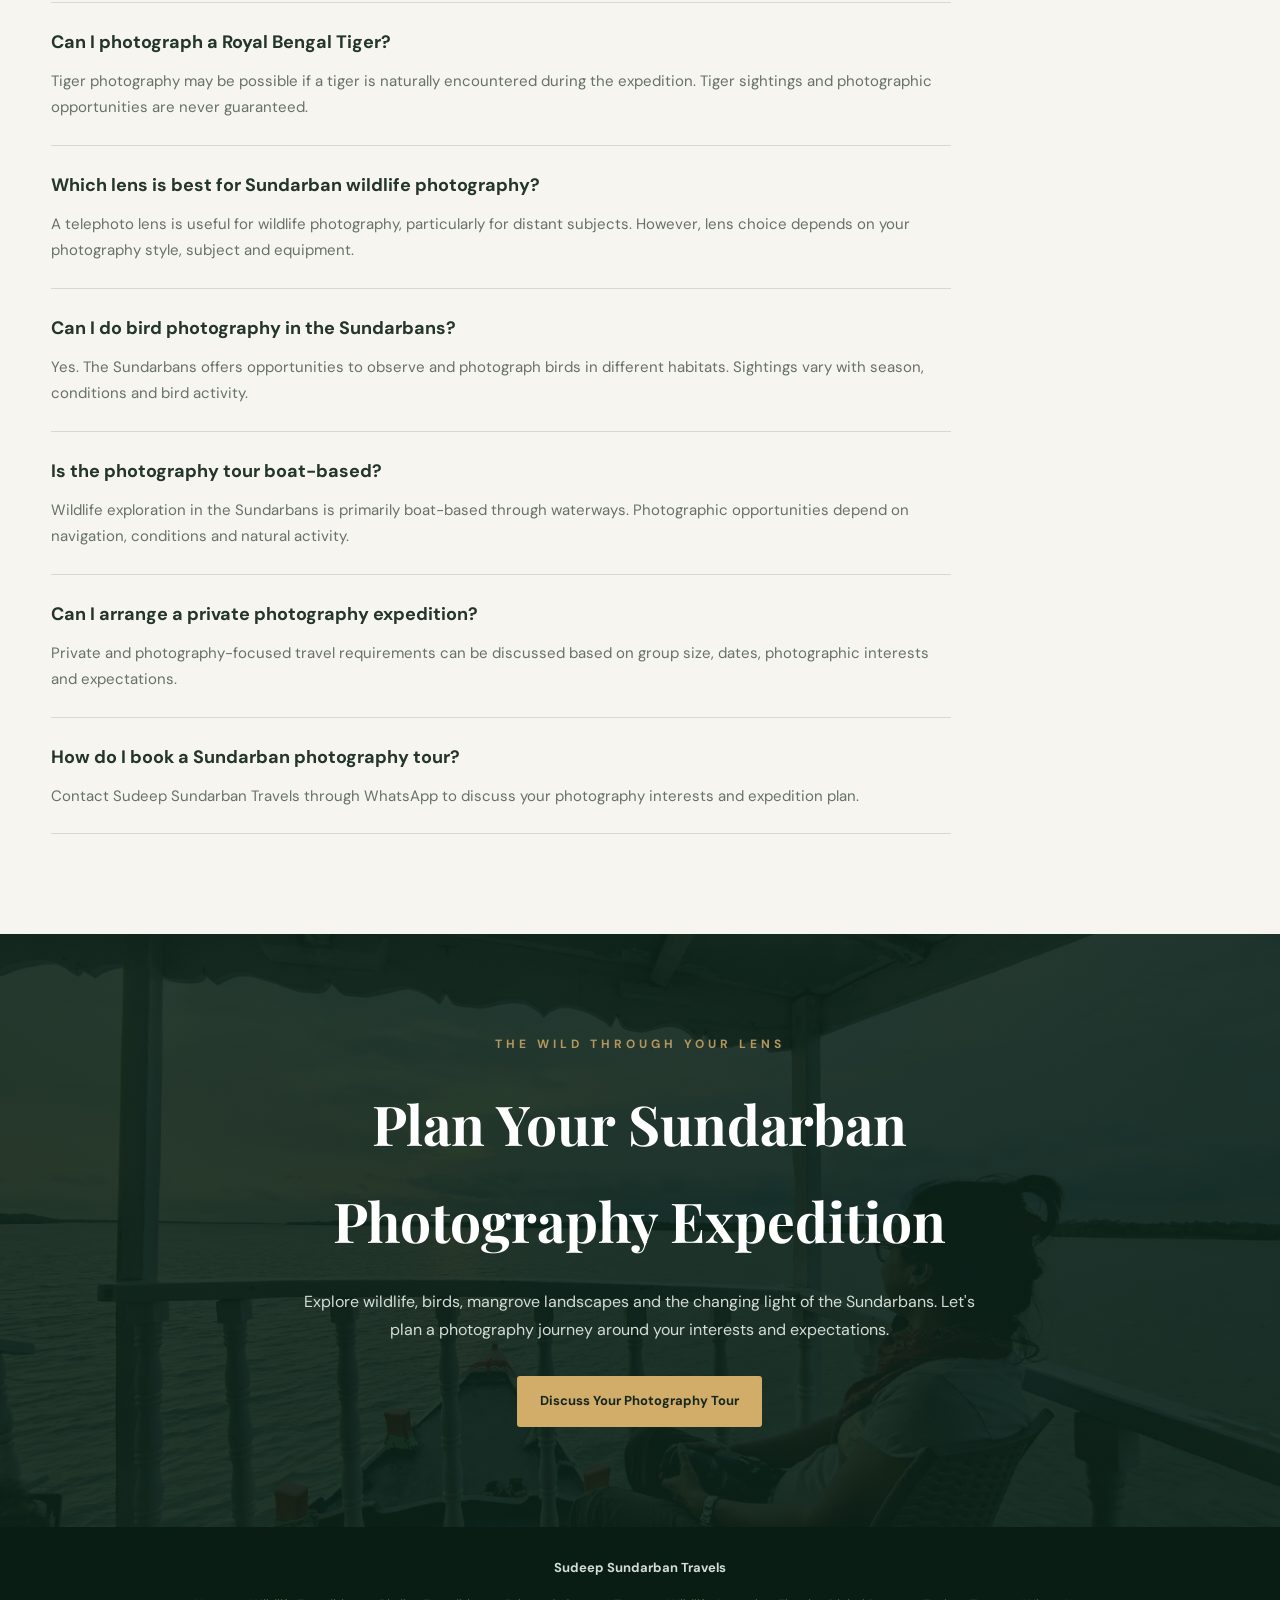
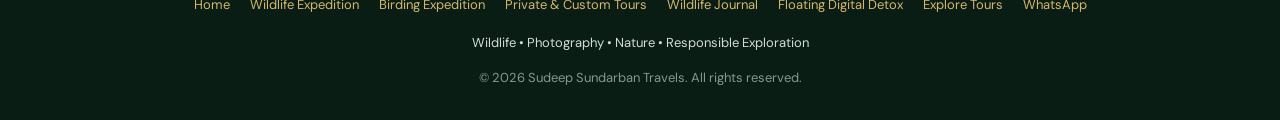
<file: sundarban-wildlife-photography-tour.html>
<!DOCTYPE html>
<html lang="en">
<head>
<meta charset="UTF-8">
<meta name="viewport" content="width=device-width, initial-scale=1.0">

<title>Sundarban Wildlife Photography Tour | Bird & Wildlife Photo Expedition</title>

<meta name="description" content="Plan a Sundarban wildlife photography tour for bird photography, mangrove landscapes and field wildlife observation with Sudeep Sundarban Travels. Tiger sightings are never guaranteed.">

<meta name="keywords" content="Sundarban wildlife photography tour, Sundarban bird photography tour, wildlife photography expedition India, Sundarban photo tour, mangrove landscape photography, wildlife photography boat safari">

<meta name="author" content="Sumit Ghosh - Sudeep Sundarban Travels">
<meta name="robots" content="index, follow">

<link rel="canonical" href="https://wildmaniacsst-cell.github.io/sudeep-sundarban-travels/sundarban-wildlife-photography-tour.html">

<meta property="og:title" content="Sundarban Wildlife Photography Tour | Bird & Wildlife Photo Expedition">
<meta property="og:description" content="A photography-focused Sundarban expedition for birdlife, mangrove scenery and patient wildlife observation. Tiger sightings are never guaranteed.">
<meta property="og:type" content="website">
<meta property="og:site_name" content="Sudeep Sundarban Travels">
<meta property="og:url" content="https://wildmaniacsst-cell.github.io/sudeep-sundarban-travels/sundarban-wildlife-photography-tour.html">
<meta property="og:image" content="https://wildmaniacsst-cell.github.io/sudeep-sundarban-travels/sundarban%20tiger%2025.webp">

<link rel="preconnect" href="https://fonts.googleapis.com">
<link rel="preconnect" href="https://fonts.gstatic.com" crossorigin>

<link href="https://fonts.googleapis.com/css2?family=DM+Sans:wght@400;500;600;700&family=Playfair+Display:wght@400;500;600;700&display=swap" rel="stylesheet">

<style>

/* =====================================
   SUNDARBAN PHOTOGRAPHY EXPEDITION PAGE
   Independent styles
===================================== */

* {
    box-sizing: border-box;
    margin: 0;
    padding: 0;
}

html {
    scroll-behavior: smooth;
}

body {
    font-family: 'DM Sans', sans-serif;
    background: #f7f5ef;
    color: #24352c;
    line-height: 1.75;
}

.photo-page {
    overflow-x: clip;
}

.photo-container {
    width: min(1180px, 92%);
    margin: auto;
}

.photo-heading {
    font-family: 'Playfair Display', serif;
    font-weight: 500;
    line-height: 1.2;
}

.photo-eyebrow {
    color: #b4975c;
    font-size: 12px;
    letter-spacing: 4px;
    text-transform: uppercase;
    font-weight: 700;
    margin-bottom: 20px;
}

/* HEADER */

.photo-header {
    background: #102b22;
    color: white;
    padding: 16px 0;
}

.photo-header-inner {
    display: flex;
    align-items: center;
    justify-content: space-between;
    gap: 20px;
}

.photo-brand {
    display: flex;
    align-items: center;
    gap: 12px;
    text-decoration: none;
    color: white;
}

.photo-brand img {
    width: 48px;
    height: 48px;
    object-fit: contain;
}

.photo-brand-text strong {
    display: block;
    font-size: 15px;
    letter-spacing: 1.5px;
    line-height: 1.2;
}

.photo-brand-text span {
    display: block;
    font-size: 11px;
    letter-spacing: 2px;
    color: #c5d2c8;
    margin-top: 4px;
}

.photo-nav {
    display: flex;
    align-items: center;
    gap: 25px;
}

.photo-nav a {
    color: #e3e9e3;
    text-decoration: none;
    font-size: 13px;
}

.photo-nav a:hover {
    color: #d6b56e;
}

.photo-nav .photo-nav-cta {
    background: #d2ad69;
    color: #14251c;
    padding: 10px 17px;
    border-radius: 3px;
    font-weight: 700;
}

/* HERO */

.photo-hero {
    min-height: 680px;
    display: flex;
    align-items: center;
    background:
        linear-gradient(90deg, rgba(7,19,14,.90), rgba(7,19,14,.58) 50%, rgba(7,19,14,.12)),
        url('sundarban%20tiger%2025.webp') center 40% / cover no-repeat;
    color: white;
}

.photo-hero-content {
    max-width: 760px;
    padding: 90px 0;
}

.photo-hero h1 {
    font-family: 'Playfair Display', serif;
    font-size: clamp(42px, 6vw, 76px);
    line-height: 1.08;
    font-weight: 500;
    margin-bottom: 25px;
}

.photo-hero h1 span {
    color: #d7b66d;
}

.photo-hero p {
    max-width: 650px;
    color: #e2e7e2;
    font-size: 17px;
}

.photo-buttons {
    display: flex;
    flex-wrap: wrap;
    gap: 14px;
    margin-top: 32px;
}

.photo-button {
    display: inline-block;
    padding: 14px 23px;
    border-radius: 3px;
    text-decoration: none;
    font-size: 13px;
    font-weight: 700;
    transition: .3s;
}

.photo-button-primary {
    background: #d2ad69;
    color: #16271e;
}

.photo-button-primary:hover {
    background: #e5c681;
    transform: translateY(-2px);
}

.photo-button-outline {
    border: 1px solid rgba(255,255,255,.6);
    color: white;
}

/* INTRO */

.photo-intro {
    padding: 100px 0;
}

.photo-intro-grid {
    display: grid;
    grid-template-columns: 1.05fr .95fr;
    gap: 65px;
    align-items: center;
}

.photo-intro h2 {
    font-size: clamp(32px, 4vw, 48px);
    margin-bottom: 25px;
}

.photo-intro p {
    color: #5e6a61;
    margin-bottom: 17px;
}

.photo-intro-image img {
    width: 100%;
    height: 470px;
    object-fit: cover;
}

.photo-caption {
    background: #18382a;
    color: white;
    padding: 15px 20px;
    font-size: 12px;
    letter-spacing: 1px;
}

/* PHOTO EXPERIENCE */

.photo-experience {
    background: #102b22;
    color: white;
    padding: 100px 0;
}

.photo-experience h2 {
    font-size: clamp(32px, 4vw, 48px);
    margin-bottom: 20px;
}

.photo-section-intro {
    max-width: 760px;
    color: #c5d0c8;
    margin-bottom: 45px;
}

.photo-experience-grid {
    display: grid;
    grid-template-columns: repeat(3, 1fr);
    gap: 22px;
}

.photo-experience-card {
    background: #1a392b;
    border: 1px solid rgba(255,255,255,.06);
    overflow: hidden;
}

.photo-experience-card img {
    width: 100%;
    height: 260px;
    display: block;
    object-fit: cover;
}

.photo-card-content {
    padding: 25px;
}

.photo-card-content h3 {
    font-family: 'Playfair Display', serif;
    font-size: 23px;
    color: #e0c17d;
    margin-bottom: 10px;
}

.photo-card-content p {
    color: #c4d0c8;
    font-size: 14px;
}

/* PHOTOGRAPHER SECTION */

.photo-photographer {
    padding: 100px 0;
}

.photo-photographer-grid {
    display: grid;
    grid-template-columns: 1fr 1fr;
    gap: 55px;
    align-items: center;
}

.photo-photographer-grid img {
    width: 100%;
    height: 440px;
    object-fit: cover;
}

.photo-photographer h2 {
    font-size: clamp(32px, 4vw, 46px);
    margin-bottom: 25px;
}

.photo-photographer p {
    color: #647168;
    margin-bottom: 18px;
}

/* BOAT */

.photo-boat {
    background: #e8e5dc;
    padding: 90px 0;
}

.photo-boat-grid {
    display: grid;
    grid-template-columns: 1fr 1fr;
    gap: 55px;
    align-items: center;
}

.photo-boat-grid img {
    width: 100%;
    height: 430px;
    object-fit: cover;
}

.photo-boat h2 {
    font-size: clamp(30px, 4vw, 44px);
    margin-bottom: 25px;
}

.photo-boat p {
    color: #58665d;
    margin-bottom: 18px;
}

/* PREPARATION */

.photo-preparation {
    padding: 100px 0;
}

.photo-preparation h2 {
    font-size: clamp(32px, 4vw, 48px);
    margin-bottom: 20px;
}

.photo-preparation-intro {
    max-width: 760px;
    color: #637068;
    margin-bottom: 45px;
}

.photo-preparation-grid {
    display: grid;
    grid-template-columns: repeat(2, 1fr);
    gap: 25px;
}

.photo-preparation-card {
    background: #eeece5;
    padding: 30px;
    border-left: 3px solid #b99b5e;
}

.photo-preparation-card h3 {
    font-family: 'Playfair Display', serif;
    font-size: 22px;
    margin-bottom: 12px;
}

.photo-preparation-card p {
    color: #637067;
    font-size: 14px;
}

/* ETHICS */

.photo-ethics {
    background: #18382a;
    color: white;
    padding: 90px 0;
}

.photo-ethics-grid {
    display: grid;
    grid-template-columns: .95fr 1.05fr;
    gap: 55px;
    align-items: center;
}

.photo-ethics-grid img {
    width: 100%;
    height: 430px;
    object-fit: cover;
}

.photo-ethics h2 {
    font-size: clamp(30px, 4vw, 44px);
    margin-bottom: 25px;
}

.photo-ethics p {
    color: #c6d1c9;
    margin-bottom: 18px;
}

/* EXPECTATIONS */

.photo-expectations {
    background: #d9dfd6;
    padding: 65px 0;
}

.photo-expectations-inner {
    max-width: 850px;
}

.photo-expectations h2 {
    font-family: 'Playfair Display', serif;
    font-size: 34px;
    margin-bottom: 20px;
}

.photo-expectations p {
    color: #536259;
    margin-bottom: 15px;
}

/* FAQ */

.photo-faq {
    padding: 100px 0;
}

.photo-faq h2 {
    font-size: clamp(32px, 4vw, 48px);
    margin-bottom: 40px;
}

.photo-faq-list {
    max-width: 900px;
}

.photo-faq-item {
    padding: 24px 0;
    border-bottom: 1px solid #d7d9d1;
}

.photo-faq-item h3 {
    font-size: 18px;
    margin-bottom: 10px;
}

.photo-faq-item p {
    color: #667168;
    font-size: 15px;
}

/* CTA */

.photo-final-cta {
    background:
        linear-gradient(rgba(12,35,25,.89), rgba(12,35,25,.89)),
        url('sundarban%205.webp') center / cover;
    color: white;
    padding: 100px 20px;
    text-align: center;
}

.photo-final-cta h2 {
    font-family: 'Playfair Display', serif;
    font-size: clamp(34px, 5vw, 55px);
    margin-bottom: 20px;
}

.photo-final-cta p {
    max-width: 700px;
    color: #d3ddd5;
    margin: 0 auto 32px;
}

/* FOOTER */

.photo-footer {
    background: #091d15;
    color: #d3ddd5;
    padding: 30px 0;
    text-align: center;
    font-size: 13px;
}

.photo-footer a {
    color: #d6b66d;
    text-decoration: none;
}

.photo-footer-links {
    display: flex;
    justify-content: center;
    flex-wrap: wrap;
    gap: 20px;
    margin: 15px 0;
}

/* WHATSAPP */

.photo-whatsapp {
    position: fixed;
    right: 22px;
    bottom: 22px;
    width: 58px;
    height: 58px;
    z-index: 99;
    background: #25d366;
    color: white;
    border-radius: 50%;
    display: flex;
    align-items: center;
    justify-content: center;
    text-decoration: none;
    font-weight: 700;
    font-size: 25px;
    box-shadow: 0 5px 20px rgba(0,0,0,.2);
}

/* RESPONSIVE */

@media (max-width: 900px) {

    .photo-nav a:not(.photo-nav-cta) {
        display: none;
    }

    .photo-intro-grid,
    .photo-photographer-grid,
    .photo-boat-grid,
    .photo-ethics-grid {
        grid-template-columns: 1fr;
        gap: 35px;
    }

    .photo-experience-grid {
        grid-template-columns: repeat(2, 1fr);
    }

    .photo-hero {
        min-height: 620px;
        background-position: 58% center;
    }
}

@media (max-width: 600px) {

    .photo-container {
        width: 90%;
    }

    .photo-header {
        padding: 13px 0;
    }

    .photo-brand img {
        width: 42px;
        height: 42px;
    }

    .photo-brand-text strong {
        font-size: 13px;
    }

    .photo-brand-text span {
        font-size: 9px;
        letter-spacing: 1.5px;
    }

    .photo-nav .photo-nav-cta {
        padding: 9px 11px;
        font-size: 11px;
    }

    .photo-hero{min-height:570px;background-position:68% center;background-size:cover}

    .photo-hero h1 {
        font-size: 43px;
    }

    .photo-hero p {
        font-size: 15px;
    }

    .photo-buttons {
        flex-direction: column;
        align-items: flex-start;
    }

    .photo-intro,
    .photo-experience,
    .photo-photographer,
    .photo-preparation,
    .photo-ethics,
    .photo-faq {
        padding: 70px 0;
    }

    .photo-intro-image img {
        height: 340px;
    }

    .photo-experience-grid {
        grid-template-columns: 1fr;
    }

    .photo-experience-card img {
        height: 250px;
    }

    .photo-photographer-grid img,
    .photo-boat-grid img,
    .photo-ethics-grid img {
        height: 330px;
    }

    .photo-preparation-grid {
        grid-template-columns: 1fr;
    }

    .photo-preparation-card {
        padding: 25px;
    }

    .photo-final-cta {
        padding: 75px 20px;
    }
}

</style>

<!-- STRUCTURED DATA: WEBPAGE -->

<script type="application/ld+json">
{
  "@context": "https://schema.org",
  "@type": "WebPage",
  "name": "Sundarban Wildlife Photography Expedition",
  "url": "https://wildmaniacsst-cell.github.io/sudeep-sundarban-travels/sundarban-wildlife-photography-tour.html",
  "description": "A photography-focused Sundarban wildlife tour for bird photography, mangrove landscapes and field observation. Wildlife sightings, including tigers, are never guaranteed.",
  "about": {
    "@type": "Place",
    "name": "Sundarbans, West Bengal, India"
  },
  "publisher": {
    "@type": "Organization",
    "name": "Sudeep Sundarban Travels"
  }
}
</script>

<!-- STRUCTURED DATA: FAQ -->

<script type="application/ld+json">
{
  "@context": "https://schema.org",
  "@type": "FAQPage",
  "mainEntity": [
    {
      "@type": "Question",
      "name": "Is the Sundarban wildlife photography tour suitable for beginners?",
      "acceptedAnswer": {
        "@type": "Answer",
        "text": "Nature and wildlife photography enthusiasts with different levels of experience can enjoy the Sundarbans. Preparation, patience and understanding of the natural environment are important."
      }
    },
    {
      "@type": "Question",
      "name": "Can I photograph Royal Bengal Tigers in the Sundarbans?",
      "acceptedAnswer": {
        "@type": "Answer",
        "text": "Tiger photography is possible only if a tiger is naturally encountered during the expedition. Tiger sightings and photographic opportunities cannot be guaranteed."
      }
    },
    {
      "@type": "Question",
      "name": "What photography equipment should I bring?",
      "acceptedAnswer": {
        "@type": "Answer",
        "text": "Camera equipment depends on your photography interests. Wildlife photographers may prefer telephoto lenses, while landscape and bird photographers may carry different equipment. Bring sufficient batteries, memory cards and protection against moisture."
      }
    },
    {
      "@type": "Question",
      "name": "Is bird photography possible in the Sundarbans?",
      "acceptedAnswer": {
        "@type": "Answer",
        "text": "Yes. The Sundarbans provides opportunities to photograph birds across waterways, forest edges and different habitats. Bird activity and sightings vary with season and natural conditions."
      }
    },
    {
      "@type": "Question",
      "name": "Can a photography expedition be customised?",
      "acceptedAnswer": {
        "@type": "Answer",
        "text": "Photography-focused expedition requirements can be discussed based on travel dates, group size, interests and preferred photography subjects."
      }
    }
  ]
}
</script>

<meta name="twitter:card" content="summary_large_image">
<meta name="twitter:title" content="Sundarban Wildlife Photography Tour | Bird & Wildlife Photo Expedition">
<meta name="twitter:description" content="Plan a Sundarban wildlife photography tour for bird photography, mangrove landscapes and field wildlife observation with Sudeep Sundarban Travels. Tiger sightings are never guaranteed.">
<meta name="twitter:image" content="https://wildmaniacsst-cell.github.io/sudeep-sundarban-travels/sundarban%20tiger%2025.webp">
</head>

<body class="photo-page">

<!-- HEADER -->

<header class="photo-header">
    <div class="photo-container photo-header-inner">

        <a href="index.html" class="photo-brand">
            <img decoding="async" src="logo.webp" alt="Sudeep Sundarban Travels logo" loading="eager">
            <div class="photo-brand-text">
                <strong>SUDEEP</strong>
                <span>SUNDARBAN TRAVELS</span>
            </div>
        </a>

        <nav class="photo-nav">
            <a href="index.html">Home</a>
            <a href="#photography">Photography</a>
            <a href="#preparation">Preparation</a>
            <a href="#faq">FAQ</a>

            <a class="photo-nav-cta" href="https://wa.me/919123388206?text=Hello%2C%20I%20am%20interested%20in%20a%20Sundarban%20Wildlife%20Photography%20Tour.">
                Enquire Now
            </a>
        </nav>

    </div>
</header>


<!-- HERO -->

<section class="photo-hero">
    <div class="photo-container">
        <div class="photo-hero-content">

            <div class="photo-eyebrow">
                Wildlife • Photography • Wilderness
            </div>

            <h1>
                Sundarban<br>
                <span>Wildlife Photography</span>
            </h1>

            <p>
                Photograph the untamed beauty of the mangrove wilderness.
                Discover wildlife, birds, tidal landscapes and the
                extraordinary atmosphere of the Sundarbans through
                a photography-focused expedition.
            </p>

            <div class="photo-buttons">
                <a href="https://wa.me/919123388206?text=Hello%2C%20I%20want%20to%20plan%20a%20Sundarban%20Wildlife%20Photography%20Tour." class="photo-button photo-button-primary">
                    Plan Your Photography Tour
                </a>

                <a href="#photography" class="photo-button photo-button-outline">
                    Explore The Experience
                </a>
            </div>

        </div>
    </div>
</section>


<!-- INTRO -->

<section class="photo-intro">
    <div class="photo-container photo-intro-grid">

        <div>

            <div class="photo-eyebrow">Beyond the Frame</div>

            <h2 class="photo-heading">
                Photograph a wilderness that cannot be staged
            </h2>

            <p>
                The Sundarbans is a landscape of constantly changing
                light, tidal waterways, dense mangroves, mudflats
                and unpredictable wildlife encounters.
            </p>

            <p>
                Wildlife photography here is not about chasing a
                guaranteed subject. It is about observing nature,
                understanding the environment, anticipating movement
                and being ready when an extraordinary moment happens.
            </p>

            <p>
                From a bird resting along a creek to the movement
                of a crocodile or the possibility of encountering
                the Royal Bengal Tiger, every expedition carries
                its own photographic possibilities.
            </p>

        </div>

        <div class="photo-intro-image">

            <img fetchpriority="high" decoding="async" src="sundarban%205.webp"
                 alt="Sundarbans mangrove landscape and tidal wilderness" loading="eager">

            <div class="photo-caption">
                MANGROVES • TIDAL LIGHT • WILDERNESS
            </div>

        </div>

    </div>
</section>


<!-- PHOTOGRAPHY SUBJECTS -->

<section class="photo-experience" id="photography">
    <div class="photo-container">

        <div class="photo-eyebrow">Photography Opportunities</div>

        <h2 class="photo-heading">
            More than just tiger photography
        </h2>

        <p class="photo-section-intro">
            The Sundarbans offers a range of photography subjects.
            A successful expedition is often about appreciating
            the entire ecosystem, not waiting for a single animal.
        </p>

        <div class="photo-experience-grid">

            <article class="photo-experience-card">
                <img loading="lazy" decoding="async" src="sundarban%20tiger%2015.webp"
                     alt="Royal Bengal Tiger in the Sundarbans">

                <div class="photo-card-content">
                    <h3>Tiger Photography</h3>
                    <p>
                        The ultimate wildlife encounter.
                        Photographing a wild tiger requires
                        patience, luck, respect and responsible
                        observation.
                    </p>
                </div>
            </article>

            <article class="photo-experience-card">
                <img loading="lazy" decoding="async" src="black%20capped.webp"
                     alt="Black-capped kingfisher in its natural Sundarbans mangrove environment">

                <div class="photo-card-content">
                    <h3>Bird Photography</h3>
                    <p>
                        Explore bird photography opportunities
                        along creeks, forest edges, waterways
                        and mangrove habitats.
                    </p>
                </div>
            </article>

            <article class="photo-experience-card">
                <img loading="lazy" decoding="async" src="sundarban%20photography%203.webp"
                     alt="Wildlife and nature photography expedition in the Sundarbans">

                <div class="photo-card-content">
                    <h3>Forest & Habitat</h3>
                    <p>
                        Photograph the mangrove textures,
                        forest details, roots, vegetation
                        and the character of the wilderness.
                    </p>
                </div>
            </article>

            <article class="photo-experience-card">
                <img loading="lazy" decoding="async" src="crock%203.webp"
                     alt="Crocodile in Sundarbans">

                <div class="photo-card-content">
                    <h3>Reptile Photography</h3>
                    <p>
                        Observe and photograph reptiles
                        and other wildlife encountered
                        naturally during the expedition.
                    </p>
                </div>
            </article>

            <article class="photo-experience-card">
                <img loading="lazy" decoding="async" src="brown%201.webp"
                     alt="Brown-winged kingfisher photographed in the Sundarbans">

                <div class="photo-card-content">
                    <h3>Bird Behaviour</h3>
                    <p>
                        Look beyond identification.
                        Feeding, flight, interaction
                        and natural behaviour can
                        create powerful photographs.
                    </p>
                </div>
            </article>

            <article class="photo-experience-card">
                <img loading="lazy" decoding="async" src="sundarban%20tiger%2017.webp"
                     alt="Royal Bengal tiger photographed in the Sundarbans">

                <div class="photo-card-content">
                    <h3>Wildlife Moments</h3>
                    <p>
                        Be ready for unpredictable
                        moments. Nature rarely follows
                        a photographer's timetable.
                    </p>
                </div>
            </article>

        </div>
    </div>
</section>


<!-- PHOTOGRAPHER PERSPECTIVE -->

<section class="photo-photographer">
    <div class="photo-container photo-photographer-grid">

        <div>

            <div class="photo-eyebrow">The Photographer's Perspective</div>

            <h2 class="photo-heading">
                Light, patience and the right moment
            </h2>

            <p>
                Photography in a mangrove forest presents its own
                challenges. Light changes rapidly. Dense vegetation
                can hide subjects. Wildlife may appear for only
                a few seconds.
            </p>

            <p>
                A photography expedition requires flexibility.
                Instead of following a rigid photographic checklist,
                the experience should adapt to natural conditions
                and opportunities that arise during the journey.
            </p>

            <p>
                Understanding the environment, anticipating
                possibilities and being prepared with your
                equipment can make a meaningful difference
                to your photography experience.
            </p>

        </div>

        <img loading="lazy" decoding="async" src="sundarban%20tiger%2018.webp"
             alt="Wild tiger photography in the Sundarbans">

    </div>
</section>


<!-- BOAT -->

<section class="photo-boat">
    <div class="photo-container photo-boat-grid">

        <img loading="lazy" decoding="async" src="BOAT%209.webp"
             alt="Boat-based wildlife photography expedition in Sundarbans">

        <div>

            <div class="photo-eyebrow">Boat-Based Photography</div>

            <h2 class="photo-heading">
                Your floating observation platform
            </h2>

            <p>
                The waterways are central to wildlife exploration
                in the Sundarbans. Boat journeys pass through
                tidal rivers and creeks while the surrounding
                mangrove landscape becomes part of the
                photographic experience.
            </p>

            <p>
                Boat-based photography requires preparation.
                Camera straps, lens protection, moisture control
                and safe handling of equipment are especially
                important in a humid, riverine environment.
            </p>

            <p>
                The pace of exploration and photographic
                opportunities depend on the route, tide,
                weather, forest conditions and wildlife activity.
            </p>

        </div>

    </div>
</section>


<!-- PREPARATION -->

<section class="photo-preparation" id="preparation">
    <div class="photo-container">

        <div class="photo-eyebrow">Prepare for the Expedition</div>

        <h2 class="photo-heading">
            What should a wildlife photographer bring?
        </h2>

        <p class="photo-preparation-intro">
            Equipment should match your photography interests.
            Carrying too much gear can be as inconvenient
            as carrying too little, especially during a boat journey.
        </p>

        <div class="photo-preparation-grid">

            <div class="photo-preparation-card">
                <h3>Camera & Lenses</h3>
                <p>
                    Bring the camera and lenses you are comfortable
                    using. Wildlife photographers may prefer
                    telephoto lenses, while landscape photography
                    may require wider focal lengths.
                </p>
            </div>

            <div class="photo-preparation-card">
                <h3>Extra Batteries & Memory Cards</h3>
                <p>
                    Carry charged spare batteries and sufficient
                    memory cards. Wildlife moments are unpredictable
                    and you do not want your equipment running
                    out at the wrong time.
                </p>
            </div>

            <div class="photo-preparation-card">
                <h3>Moisture Protection</h3>
                <p>
                    Protect your camera and lenses from humidity,
                    splashes, rain and moisture. Waterproof bags
                    or protective covers are useful.
                </p>
            </div>

            <div class="photo-preparation-card">
                <h3>Comfort & Patience</h3>
                <p>
                    Comfortable clothing, sun protection,
                    drinking water and patience are essential.
                    Wildlife photography rarely rewards rushing.
                </p>
            </div>

        </div>

    </div>
</section>


<!-- ETHICAL PHOTOGRAPHY -->

<section class="photo-ethics">
    <div class="photo-container photo-ethics-grid">

        <img loading="lazy" decoding="async" src="sundarban%20fisherman%203.webp"
             alt="Local life connected with the Sundarbans forest">

        <div>

            <div class="photo-eyebrow">Responsible Wildlife Photography</div>

            <h2 class="photo-heading">
                The photograph should never come before the wildlife
            </h2>

            <p>
                Responsible wildlife photography respects animals
                and their habitat. Wild animals should never be
                chased, disturbed, baited or pressured for a photograph.
            </p>

            <p>
                In the Sundarbans, the forest is a sensitive
                environment. Respecting regulations, maintaining
                safe distances and following the guidance of
                authorised personnel are part of a responsible
                wildlife experience.
            </p>

            <p>
                The best wildlife photograph is not worth
                compromising the animal or the forest.
            </p>

        </div>

    </div>
</section>


<!-- EXPECTATIONS -->

<section class="photo-expectations">
    <div class="photo-container photo-expectations-inner">

        <div class="photo-eyebrow">Realistic Expectations</div>

        <h2>
            Wild subjects. Unpredictable moments.
        </h2>

        <p>
            No wildlife photography expedition can guarantee
            a particular species, tiger sighting, action,
            behaviour or photographic result.
        </p>

        <p>
            Wildlife activity depends on natural factors,
            including season, tides, weather, visibility,
            animal movement and habitat conditions.
        </p>

        <p>
            The Sundarbans is a wild landscape.
            The journey, observation, birdlife, forest,
            rivers and unexpected moments are all part
            of the photographic experience.
        </p>

    </div>
</section>


<!-- FAQ -->

<section class="photo-faq" id="faq">
    <div class="photo-container">

        <div class="photo-eyebrow">Photography Tour FAQ</div>

        <h2 class="photo-heading">
            Frequently Asked Questions
        </h2>

        <div class="photo-faq-list">

            <div class="photo-faq-item">
                <h3>Is the Sundarban photography tour suitable for beginners?</h3>
                <p>
                    Yes. Nature enthusiasts and photographers
                    with different experience levels can enjoy
                    the Sundarbans. Understanding your equipment,
                    patience and observation are important.
                </p>
            </div>

            <div class="photo-faq-item">
                <h3>Can I photograph a Royal Bengal Tiger?</h3>
                <p>
                    Tiger photography may be possible if a tiger
                    is naturally encountered during the expedition.
                    Tiger sightings and photographic opportunities
                    are never guaranteed.
                </p>
            </div>

            <div class="photo-faq-item">
                <h3>Which lens is best for Sundarban wildlife photography?</h3>
                <p>
                    A telephoto lens is useful for wildlife
                    photography, particularly for distant subjects.
                    However, lens choice depends on your
                    photography style, subject and equipment.
                </p>
            </div>

            <div class="photo-faq-item">
                <h3>Can I do bird photography in the Sundarbans?</h3>
                <p>
                    Yes. The Sundarbans offers opportunities
                    to observe and photograph birds in different
                    habitats. Sightings vary with season,
                    conditions and bird activity.
                </p>
            </div>

            <div class="photo-faq-item">
                <h3>Is the photography tour boat-based?</h3>
                <p>
                    Wildlife exploration in the Sundarbans
                    is primarily boat-based through waterways.
                    Photographic opportunities depend on
                    navigation, conditions and natural activity.
                </p>
            </div>

            <div class="photo-faq-item">
                <h3>Can I arrange a private photography expedition?</h3>
                <p>
                    Private and photography-focused travel
                    requirements can be discussed based on
                    group size, dates, photographic interests
                    and expectations.
                </p>
            </div>

            <div class="photo-faq-item">
                <h3>How do I book a Sundarban photography tour?</h3>
                <p>
                    Contact Sudeep Sundarban Travels
                    through WhatsApp to discuss your
                    photography interests and expedition plan.
                </p>
            </div>

        </div>
    </div>
</section>


<!-- CTA -->

<section class="photo-final-cta">
    <div class="photo-container">

        <div class="photo-eyebrow">The Wild Through Your Lens</div>

        <h2>
            Plan Your Sundarban<br>
            Photography Expedition
        </h2>

        <p>
            Explore wildlife, birds, mangrove landscapes
            and the changing light of the Sundarbans.
            Let's plan a photography journey around
            your interests and expectations.
        </p>

        <a href="https://wa.me/919123388206?text=Hello%2C%20I%20am%20interested%20in%20a%20Sundarban%20Wildlife%20Photography%20Expedition."
           class="photo-button photo-button-primary">
            Discuss Your Photography Tour
        </a>

    </div>
</section>


<!-- FOOTER -->

<footer class="photo-footer">
    <div class="photo-container">

        <p><strong>Sudeep Sundarban Travels</strong></p>

        <div class="photo-footer-links">
            <a href="index.html">Home</a>
            <a href="sundarban-wildlife-expedition.html">Wildlife Expedition</a>
            <a href="sundarban-birding-expedition.html">Birding Expedition</a>
            <a href="private-sundarban-tour.html">Private &amp; Custom Tours</a>
            <a href="sundarban-wildlife-journal.html">Wildlife Journal</a>
            <a href="floating-digital-detox-sundarbans.html">Floating Digital Detox</a>
            <a href="index.html">Explore Tours</a>
            <a href="https://wa.me/919123388206">WhatsApp</a>
        </div>

        <p>Wildlife • Photography • Nature • Responsible Exploration</p>

        <p style="margin-top:12px;color:#87978c;">
            © 2026 Sudeep Sundarban Travels. All rights reserved.
        </p>

    </div>
</footer>


<!-- FLOATING WHATSAPP -->

<a class="photo-whatsapp"
   href="https://wa.me/919123388206?text=Hello%2C%20I%20want%20to%20know%20about%20Sundarban%20Wildlife%20Photography%20Tours."
   target="_blank"
   rel="noopener noreferrer"
   aria-label="Contact Sudeep Sundarban Travels on WhatsApp">
    W
</a>

</body>
</html>
</file>
<file: style.css>
/* =========================================================
   SUDEEP SUNDARBAN TRAVELS
   Premium Wildlife Expedition Website
   Frontend: GitHub Pages
   ========================================================= */

/* ---------- GOOGLE FONTS ---------- */
/* Fonts are loaded once in index.html to avoid duplicate requests. */



/* ---------- ROOT VARIABLES ---------- */
:root {
    --forest: #173d2a;
    --forest-dark: #10291d;
    --forest-light: #28553c;

    --cream: #f7f4e9;
    --cream-dark: #eae4d4;

    --orange: #c96b32;
    --orange-dark: #a85124;

    --text: #202820;
    --text-light: #6a756b;

    --white: #ffffff;
    --black: #111111;

    --border: rgba(23, 61, 42, 0.14);

    --font-heading: 'Playfair Display', Georgia, serif;
    --font-body: 'DM Sans', Arial, sans-serif;

    --container: 1200px;
    --header-height: 82px;

    --transition: 0.3s ease;
}


/* ---------- RESET ---------- */
* {
    margin: 0;
    padding: 0;
    box-sizing: border-box;
}

html {
    scroll-behavior: smooth;
    scroll-padding-top: 100px;
}

body {
    font-family: var(--font-body);
    background: var(--cream);
    color: var(--text);
    line-height: 1.7;
    overflow-x: hidden;
}

body,
button,
input,
select,
textarea {
    font-family: var(--font-body);
}

img {
    display: block;
    max-width: 100%;
}

a {
    text-decoration: none;
    color: inherit;
}

button {
    border: none;
    cursor: pointer;
}

ul {
    list-style: none;
}

section {
    position: relative;
}


/* ---------- COMMON LAYOUT ---------- */
.container {
    width: min(92%, var(--container));
    margin: 0 auto;
}

.section-padding {
    padding: 100px 0;
}

.section-eyebrow {
    display: inline-block;
    margin-bottom: 16px;
    color: var(--orange);
    font-size: 12px;
    font-weight: 700;
    letter-spacing: 3px;
    text-transform: uppercase;
}

.section-title,
h1,
h2,
h3 {
    font-family: var(--font-heading);
    font-weight: 500;
    line-height: 1.2;
}

.section-title {
    font-size: clamp(36px, 5vw, 58px);
    margin-bottom: 22px;
}

.section-description {
    max-width: 700px;
    color: var(--text-light);
    font-size: 17px;
}

.text-center {
    text-align: center;
}

.text-light {
    color: var(--white);
}

.text-link {
    display: inline-flex;
    align-items: center;
    gap: 8px;
    font-weight: 600;
    color: var(--forest);
    transition: var(--transition);
}

.text-link:hover {
    color: var(--orange);
    gap: 13px;
}


/* ---------- BUTTONS ---------- */
.button {
    display: inline-flex;
    justify-content: center;
    align-items: center;
    gap: 10px;

    padding: 15px 28px;
    min-height: 50px;

    border-radius: 4px;
    font-size: 14px;
    font-weight: 700;

    transition: all var(--transition);
}

.button-primary {
    background: var(--orange);
    color: var(--white);
    border: 1px solid var(--orange);
}

.button-primary:hover {
    background: var(--orange-dark);
    border-color: var(--orange-dark);
    transform: translateY(-2px);
}

.button-outline {
    color: var(--white);
    border: 1px solid rgba(255,255,255,0.65);
    background: transparent;
}

.button-outline:hover {
    background: var(--white);
    color: var(--forest);
}

.button-dark {
    background: var(--forest);
    color: var(--white);
}

.button-dark:hover {
    background: var(--forest-dark);
    transform: translateY(-2px);
}


/* ---------- HEADER ---------- */
#header {
    position: sticky;
    top: 0;
    left: 0;
    z-index: 1000;

    width: 100%;
    height: var(--header-height);

    background: var(--cream);
    border-bottom: 1px solid var(--border);

    transition: all var(--transition);
}

#header .container {
    height: 100%;
    display: flex;
    align-items: center;
    justify-content: space-between;
}

.logo,
.site-logo {
    display: flex;
    align-items: center;
    gap: 12px;
    flex-shrink: 0;
}

.logo img,
.site-logo img {
    width: 48px;
    height: 48px;
    object-fit: contain;
}

.logo-text {
    display: flex;
    flex-direction: column;
    line-height: 1.2;
}

.logo-text strong {
    font-family: var(--font-heading);
    font-size: 16px;
    color: var(--forest);
}

.logo-text span {
    font-size: 20px;
    letter-spacing: 2px;
    text-transform: uppercase;
    color: var(--text-light);
}

#mainNav {
    display: flex;
    align-items: center;
    gap: 30px;
}

#mainNav a {
    position: relative;
    font-size: 13px;
    font-weight: 600;
    color: var(--forest);
    transition: var(--transition);
}

#mainNav a:hover {
    color: var(--orange);
}

#mainNav a::after {
    content: '';
    position: absolute;
    left: 0;
    bottom: -7px;

    width: 0;
    height: 2px;
    background: var(--orange);

    transition: var(--transition);
}

#mainNav a:hover::after {
    width: 100%;
}

#mainNav .button {
    padding: 12px 20px;
}

#menuToggle {
    display: none;
    background: transparent;
    color: var(--forest);
    font-size: 28px;
    cursor: pointer;
}


/* ---------- HERO SECTION ---------- */
#home {
    min-height: 700px;
    min-height: min(90vh, 850px);

    display: flex;
    align-items: center;

    background:
        linear-gradient(
            90deg,
            rgba(9, 24, 15, 0.78) 0%,
            rgba(9, 24, 15, 0.48) 45%,
            rgba(9, 24, 15, 0.08) 100%
        ),
        url('./sundarban tiger 2.webp');

    background-size: cover;
    background-position: center;
    color: var(--white);
}

.hero-content {
    max-width: 780px;
    padding: 100px 0;
}

#home .section-eyebrow,
.hero-eyebrow {
    color: #e8a66e;
}

#home h1,
.hero-title {
    font-size: clamp(48px, 7vw, 88px);
    line-height: 1.05;
    margin-bottom: 25px;
    letter-spacing: -1px;
}

#home h1 span,
.hero-title span {
    color: #e7a56d;
}

#home p,
.hero-description {
    max-width: 650px;
    margin-bottom: 35px;
    color: rgba(255,255,255,0.88);
    font-size: 18px;
}

.hero-buttons {
    display: flex;
    flex-wrap: wrap;
    gap: 14px;
    margin-top: 30px;
}

.hero-scroll {
    position: absolute;
    bottom: 30px;
    left: 50%;
    transform: translateX(-50%);
    font-size: 11px;
    letter-spacing: 3px;
    text-transform: uppercase;
    color: rgba(255,255,255,0.75);
}


/* ---------- INTRO / WELCOME SECTION ---------- */
#intro,
#welcome,
.intro-section {
    background: var(--cream);
}

.intro-grid,
.welcome-grid {
    display: grid;
    grid-template-columns: 1fr 1fr;
    align-items: center;
    gap: 70px;
}

.intro-image,
.welcome-image {
    overflow: hidden;
    border-radius: 8px;
}

.intro-image img,
.welcome-image img {
    width: 100%;
    height: 520px;
    object-fit: cover;
    transition: transform 0.7s ease;
}

.intro-image:hover img,
.welcome-image:hover img {
    transform: scale(1.04);
}

.intro-content h2,
.welcome-content h2 {
    font-size: clamp(36px, 4.5vw, 58px);
    margin-bottom: 25px;
    color: var(--forest);
}

.intro-content p,
.welcome-content p {
    color: var(--text-light);
    margin-bottom: 18px;
}

.intro-content .button,
.welcome-content .button {
    margin-top: 15px;
}


/* ---------- EXPERIENCES ---------- */
#experiences {
    background: var(--forest);
    color: var(--white);
}

#experiences .section-title {
    color: var(--white);
}

#experiences .section-description {
    color: rgba(255,255,255,0.7);
}

.experience-grid,
.experiences-grid,
.feature-grid {
    display: grid;
    grid-template-columns: repeat(4, 1fr);
    gap: 24px;
    margin-top: 55px;
}

.experience-card,
.feature-card {
    position: relative;
    overflow: hidden;
    background: rgba(255,255,255,0.06);
    border: 1px solid rgba(255,255,255,0.13);
    border-radius: 6px;
    transition: all var(--transition);
}

.experience-card:hover,
.feature-card:hover {
    transform: translateY(-7px);
    background: rgba(255,255,255,0.1);
    border-color: rgba(231,165,109,0.6);
}

.experience-card img,
.feature-card img {
    width: 100%;
    height: 230px;
    object-fit: cover;
}

.experience-card-content,
.feature-card-content {
    padding: 25px;
}

.experience-card h3,
.feature-card h3 {
    color: var(--white);
    font-size: 24px;
    margin-bottom: 12px;
}

.experience-card p,
.feature-card p {
    color: rgba(255,255,255,0.7);
    font-size: 14px;
    margin-bottom: 20px;
}

#experiences .text-link,
.experience-card .text-link {
    color: #e7a56d;
}


/* ---------- WILDLIFE FEATURE ---------- */
#wildlife,
#wildlife-feature {
    background: var(--cream-dark);
}

.wildlife-grid {
    display: grid;
    grid-template-columns: 1fr 1fr;
    gap: 65px;
    align-items: center;
}

.wildlife-image {
    position: relative;
    border-radius: 8px;
    overflow: hidden;
}

.wildlife-image img {
    width: 100%;
    height: 600px;
    object-fit: cover;
}

.wildlife-content h2 {
    font-size: clamp(38px, 4.5vw, 62px);
    color: var(--forest);
    margin-bottom: 25px;
}

.wildlife-content p {
    color: var(--text-light);
    margin-bottom: 20px;
}

.wildlife-list {
    margin: 30px 0;
}

.wildlife-list li {
    padding: 10px 0;
    border-bottom: 1px solid var(--border);
    display: flex;
    gap: 12px;
    align-items: center;
}

.wildlife-list li::before {
    content: '✓';
    color: var(--orange);
    font-weight: 700;
}


/* ---------- PACKAGES ---------- */
#packages {
    background: var(--cream);
}

#packages .section-title {
    color: var(--forest);
}

#packageGrid {
    display: grid;
    grid-template-columns: repeat(3, 1fr);
    gap: 28px;
    margin-top: 55px;
}

.package-card {
    display: flex;
    flex-direction: column;
    overflow: hidden;

    background: var(--white);
    border: 1px solid var(--border);
    border-radius: 8px;

    transition: transform var(--transition), box-shadow var(--transition);
}

.package-card:hover {
    transform: translateY(-8px);
    box-shadow: 0 18px 40px rgba(18,45,29,0.12);
}

.package-image {
    position: relative;
    overflow: hidden;
}

.package-card img,
.package-image img {
    width: 100%;
    height: 250px;
    object-fit: cover;
    transition: transform 0.6s ease;
}

.package-card:hover img {
    transform: scale(1.05);
}

.package-badge,
.popular-badge {
    position: absolute;
    top: 18px;
    left: 18px;

    padding: 7px 14px;
    border-radius: 30px;

    background: var(--orange);
    color: var(--white);

    font-size: 11px;
    font-weight: 700;
    letter-spacing: 1px;
    text-transform: uppercase;
}

.package-content {
    display: flex;
    flex-direction: column;
    flex: 1;
    padding: 28px;
}

.package-content h3,
.package-card h3 {
    font-size: 27px;
    color: var(--forest);
    margin-bottom: 12px;
}

.package-description {
    color: var(--text-light);
    font-size: 14px;
    margin-bottom: 20px;
}

.package-price {
    color: var(--orange);
    font-size: 32px;
    font-weight: 700;
    margin-bottom: 5px;
}

.package-price small,
.package-price span {
    font-size: 13px;
    font-weight: 400;
    color: var(--text-light);
}

.package-duration {
    color: var(--text-light);
    font-size: 13px;
    margin-bottom: 20px;
}

.package-features,
.package-content ul {
    margin: 20px 0;
}

.package-features li,
.package-content ul li {
    position: relative;
    padding: 9px 0 9px 24px;
    font-size: 14px;
    color: var(--text);
}

.package-features li::before,
.package-content ul li::before {
    content: '✓';
    position: absolute;
    left: 0;
    color: var(--forest-light);
    font-weight: 700;
}

.package-content .button {
    width: 100%;
    margin-top: auto;
}


/* ---------- ABOUT ---------- */
#about {
    background: var(--forest);
    color: var(--white);
}

#about .section-title {
    color: var(--white);
}

#about .section-description,
#about p {
    color: rgba(255,255,255,0.72);
}

.about-grid {
    display: grid;
    grid-template-columns: 1fr 1fr;
    gap: 65px;
    align-items: center;
}

.about-image {
    border-radius: 8px;
    overflow: hidden;
}

.about-image img {
    width: 100%;
    height: 550px;
    object-fit: cover;
}

.about-content h2 {
    font-size: clamp(38px, 4.5vw, 60px);
    margin-bottom: 25px;
}

.about-content p {
    margin-bottom: 20px;
}

.about-stats {
    display: grid;
    grid-template-columns: repeat(2, 1fr);
    gap: 25px;
    margin-top: 40px;
}

.stat-item {
    padding: 20px 0;
    border-top: 1px solid rgba(255,255,255,0.2);
}

.stat-item strong {
    display: block;
    font-family: var(--font-heading);
    font-size: 38px;
    color: #e7a56d;
}

.stat-item span {
    font-size: 13px;
    color: rgba(255,255,255,0.7);
}


/* ---------- GALLERY ---------- */
#gallery {
    background: var(--cream-dark);
}

.gallery-grid {
    display: grid;
    grid-template-columns: repeat(4, 1fr);
    grid-auto-rows: 240px;
    gap: 15px;
    margin-top: 50px;
}

.gallery-item {
    position: relative;
    overflow: hidden;
    border-radius: 6px;
}

.gallery-item:first-child,
.gallery-item:nth-child(6) {
    grid-row: span 2;
}

.gallery-item img {
    width: 100%;
    height: 100%;
    object-fit: cover;
    transition: transform 0.6s ease;
}

.gallery-item:hover img {
    transform: scale(1.08);
}

.gallery-item::after {
    content: '';
    position: absolute;
    inset: 0;
    background: linear-gradient(transparent 50%, rgba(0,0,0,0.4));
    opacity: 0;
    transition: var(--transition);
}

.gallery-item:hover::after {
    opacity: 1;
}


/* ---------- BOOKING / INQUIRY ---------- */
#booking {
    background: var(--cream);
}

.booking-grid {
    display: grid;
    grid-template-columns: 0.85fr 1.15fr;
    gap: 65px;
    align-items: start;
}

.booking-content h2 {
    font-size: clamp(38px, 4.5vw, 58px);
    color: var(--forest);
    margin-bottom: 25px;
}

.booking-content p {
    color: var(--text-light);
    margin-bottom: 20px;
}

.booking-details {
    margin-top: 35px;
}

.booking-detail {
    display: flex;
    gap: 15px;
    align-items: center;
    margin: 20px 0;
}

.booking-detail-icon {
    display: flex;
    align-items: center;
    justify-content: center;

    width: 45px;
    height: 45px;

    background: var(--cream-dark);
    color: var(--forest);
    border-radius: 50%;
}

.booking-detail strong {
    display: block;
    font-size: 14px;
    color: var(--forest);
}

.booking-detail span {
    display: block;
    font-size: 13px;
    color: var(--text-light);
}


/* ---------- FORM ---------- */
#inquiryForm,
.inquiry-form,
.booking-form {
    padding: 40px;
    background: var(--white);
    border: 1px solid var(--border);
    border-radius: 8px;
    box-shadow: 0 12px 35px rgba(23,61,42,0.06);
}

.form-title {
    font-family: var(--font-heading);
    font-size: 30px;
    color: var(--forest);
    margin-bottom: 25px;
}

.form-grid {
    display: grid;
    grid-template-columns: repeat(2, 1fr);
    gap: 20px;
}

.form-group {
    margin-bottom: 20px;
}

.form-group.full-width,
.full-width {
    grid-column: 1 / -1;
}

.form-group label {
    display: block;
    margin-bottom: 8px;
    color: var(--forest);
    font-size: 13px;
    font-weight: 600;
}

.form-group input,
.form-group select,
.form-group textarea,
#inquiryForm input,
#inquiryForm select,
#inquiryForm textarea {
    width: 100%;
    min-height: 48px;

    padding: 13px 15px;

    border: 1px solid #d8ded5;
    border-radius: 4px;

    background: #fcfcfa;
    color: var(--text);

    font-size: 14px;
    outline: none;

    transition: border-color var(--transition);
}

.form-group textarea,
#inquiryForm textarea {
    min-height: 130px;
    resize: vertical;
}

.form-group input:focus,
.form-group select:focus,
.form-group textarea:focus,
#inquiryForm input:focus,
#inquiryForm select:focus,
#inquiryForm textarea:focus {
    border-color: var(--forest-light);
    box-shadow: 0 0 0 3px rgba(40,85,60,0.08);
}

#inquiryForm button,
.booking-form button {
    width: 100%;
}

.form-status,
#formStatus {
    margin-top: 15px;
    font-size: 14px;
}


/* ---------- CTA SECTION ---------- */
#cta,
.cta-section {
    padding: 90px 0;
    text-align: center;

    color: var(--white);
    background:
        linear-gradient(rgba(16,41,29,0.88), rgba(16,41,29,0.88)),
        url('https://images.unsplash.com/photo-1472396961693-142e6e269027?auto=format&fit=crop&w=1600&q=80');

    background-size: cover;
    background-position: center;
}

#cta h2,
.cta-section h2 {
    font-size: clamp(38px, 5vw, 60px);
    margin-bottom: 20px;
}

#cta p,
.cta-section p {
    max-width: 650px;
    margin: 0 auto 30px;
    color: rgba(255,255,255,0.78);
}


/* ---------- FOOTER ---------- */
#contact,
footer {
    background: var(--forest-dark);
    color: var(--white);
}

.footer-main {
    display: grid;
    grid-template-columns: 1.4fr 1fr 1fr 1fr;
    gap: 40px;
    padding: 75px 0 50px;
}

.footer-column h3 {
    font-family: var(--font-heading);
    font-size: 23px;
    margin-bottom: 20px;
    color: var(--white);
}

.footer-column p {
    color: rgba(255,255,255,0.65);
    font-size: 14px;
    margin-bottom: 15px;
}

.footer-column ul li {
    margin: 12px 0;
}

.footer-column ul a {
    color: rgba(255,255,255,0.7);
    font-size: 14px;
    transition: var(--transition);
}

.footer-column ul a:hover {
    color: #e7a56d;
    padding-left: 5px;
}

.footer-contact a {
    color: rgba(255,255,255,0.75);
}

.footer-bottom {
    display: flex;
    justify-content: space-between;
    align-items: center;
    gap: 20px;

    padding: 25px 0;

    border-top: 1px solid rgba(255,255,255,0.12);

    color: rgba(255,255,255,0.5);
    font-size: 12px;
}

.social-links {
    display: flex;
    gap: 12px;
}

.social-links a {
    display: flex;
    align-items: center;
    justify-content: center;

    width: 38px;
    height: 38px;

    border: 1px solid rgba(255,255,255,0.25);
    border-radius: 50%;

    transition: var(--transition);
}

.social-links a:hover {
    background: var(--orange);
    border-color: var(--orange);
}


/* ---------- WHATSAPP FLOAT BUTTON ---------- */
.whatsapp-float,
#whatsappButton,
.whatsapp-button {
    position: fixed;
    right: 24px;
    bottom: 24px;
    z-index: 999;

    display: flex;
    align-items: center;
    justify-content: center;

    width: 58px;
    height: 58px;

    background: #25d366;
    color: var(--white);

    border-radius: 50%;
    box-shadow: 0 5px 20px rgba(0,0,0,0.2);

    font-size: 26px;

    transition: transform var(--transition);
}

.whatsapp-float:hover,
#whatsappButton:hover,
.whatsapp-button:hover {
    transform: scale(1.1);
}


/* ---------- LOADING / EMPTY STATES ---------- */
.loading,
.loading-message {
    text-align: center;
    padding: 45px 20px;
    color: var(--text-light);
}

.error-message {
    padding: 20px;
    color: #b43b2b;
    background: #fff1ed;
    border-radius: 5px;
    text-align: center;
}

.empty-state {
    text-align: center;
    padding: 40px;
    color: var(--text-light);
}


/* ---------- ANIMATIONS ---------- */
@keyframes fadeUp {
    from {
        opacity: 0;
        transform: translateY(25px);
    }

    to {
        opacity: 1;
        transform: translateY(0);
    }
}

@keyframes fadeIn {
    from {
        opacity: 0;
    }

    to {
        opacity: 1;
    }
}

.fade-up {
    animation: fadeUp 0.8s ease forwards;
}

.fade-in {
    animation: fadeIn 1s ease forwards;
}


/* ---------- RESPONSIVE: TABLET ---------- */
@media (max-width: 1024px) {

    :root {
        --header-height: 75px;
    }

    .section-padding {
        padding: 80px 0;
    }

    #mainNav {
        gap: 20px;
    }

    #mainNav a {
        font-size: 12px;
    }

    .experience-grid,
    .experiences-grid,
    .feature-grid {
        grid-template-columns: repeat(2, 1fr);
    }

    #packageGrid {
        grid-template-columns: repeat(2, 1fr);
    }

    .intro-grid,
    .welcome-grid,
    .wildlife-grid,
    .about-grid {
        gap: 40px;
    }

    .footer-main {
        grid-template-columns: repeat(2, 1fr);
    }

    .gallery-grid {
        grid-template-columns: repeat(3, 1fr);
    }
}


/* ---------- RESPONSIVE: MOBILE NAVIGATION ---------- */
@media (max-width: 768px) {

    :root {
        --header-height: 72px;
    }

    .container {
        width: min(90%, var(--container));
    }

    .section-padding {
        padding: 65px 0;
    }

    .section-title {
        font-size: 38px;
    }

    /* Mobile menu button */
    #menuToggle {
        display: block;
        position: relative;
        z-index: 1002;
    }

    /* Mobile navigation */
    #mainNav {
        position: absolute;
        top: var(--header-height);
        left: 0;
        right: 0;

        display: none;
        flex-direction: column;
        align-items: stretch;
        gap: 0;

        padding: 15px 5% 25px;

        background: var(--cream);
        border-bottom: 1px solid var(--border);
        box-shadow: 0 15px 30px rgba(0,0,0,0.08);
    }

    #mainNav.active,
    #mainNav.open,
    #mainNav.show {
        display: flex;
    }

    #mainNav a {
        padding: 14px 0;
        font-size: 15px;
        border-bottom: 1px solid var(--border);
    }

    #mainNav a::after {
        display: none;
    }

    #mainNav .button {
        margin-top: 12px;
        border-bottom: none;
    }

    /* Hero */
    #home {
        min-height: 650px;
        min-height: 85svh;
        background-position: 60% center;
    }

    .hero-content {
        padding: 90px 0;
    }

    #home h1,
    .hero-title {
        font-size: clamp(45px, 12vw, 65px);
    }

    #home p,
    .hero-description {
        font-size: 16px;
    }

    .hero-buttons {
        flex-direction: column;
        align-items: flex-start;
    }

    .hero-buttons .button {
        width: 100%;
        max-width: 300px;
    }

    /* Content grids */
    .intro-grid,
    .welcome-grid,
    .wildlife-grid,
    .about-grid,
    .booking-grid {
        grid-template-columns: 1fr;
        gap: 35px;
    }

    .intro-image img,
    .welcome-image img {
        height: 350px;
    }

    .wildlife-image img,
    .about-image img {
        height: 400px;
    }

    .experience-grid,
    .experiences-grid,
    .feature-grid {
        grid-template-columns: 1fr;
        gap: 20px;
    }

    /* Packages */
    #packageGrid {
        grid-template-columns: 1fr;
        gap: 25px;
    }

    .package-card img,
    .package-image img {
        height: 240px;
    }

    /* Gallery */
    .gallery-grid {
        grid-template-columns: repeat(2, 1fr);
        grid-auto-rows: 170px;
        gap: 10px;
    }

    .gallery-item:first-child,
    .gallery-item:nth-child(6) {
        grid-row: span 1;
    }

    /* Form */
    #inquiryForm,
    .inquiry-form,
    .booking-form {
        padding: 25px 20px;
    }

    .form-grid {
        grid-template-columns: 1fr;
        gap: 0;
    }

    .form-group.full-width,
    .full-width {
        grid-column: auto;
    }

    /* Footer */
    .footer-main {
        grid-template-columns: 1fr;
        gap: 35px;
        padding: 55px 0 35px;
    }

    .footer-bottom {
        flex-direction: column;
        text-align: center;
        padding: 25px 0;
    }

    .whatsapp-float,
    #whatsappButton,
    .whatsapp-button {
        right: 16px;
        bottom: 16px;
        width: 54px;
        height: 54px;
    }
}


/* ---------- SMALL MOBILE ---------- */
@media (max-width: 480px) {

    .section-padding {
        padding: 55px 0;
    }

    .section-title {
        font-size: 34px;
    }

    #home {
        min-height: 600px;
    }

    #home h1,
    .hero-title {
        font-size: 44px;
    }

    .logo-text strong {
        font-size: 17px;
    }

    .logo img,
    .site-logo img {
        width: 40px;
        height: 40px;
    }

    .package-content {
        padding: 22px;
    }

    .package-content h3,
    .package-card h3 {
        font-size: 24px;
    }

    .package-price {
        font-size: 28px;
    }

    .gallery-grid {
        grid-auto-rows: 140px;
    }

    .about-stats {
        gap: 15px;
    }

    .stat-item strong {
        font-size: 30px;
    }

    #inquiryForm,
    .inquiry-form,
    .booking-form {
        padding: 22px 16px;
    }

    .button {
        padding: 14px 22px;
    }
}


/* ---------- ACCESSIBILITY / REDUCED MOTION ---------- */
@media (prefers-reduced-motion: reduce) {

    html {
        scroll-behavior: auto;
    }

    *,
    *::before,
    *::after {
        animation-duration: 0.01ms !important;
        animation-iteration-count: 1 !important;
        transition-duration: 0.01ms !important;
    }
}
/* ===== BRAND TYPOGRAPHY UPGRADE ===== */

.brand {
    display: flex;
    align-items: center;
    gap: 0;
    text-decoration: none;
}

.brand-text {
    display: flex;
    flex-direction: column;
    line-height: 1.15;
}

.brand-name {
    font-family: 'Playfair Display', Georgia, serif;
    font-size: 25px;
    font-weight: 600;
    letter-spacing: 1.5px;
    color: #173d2a;
}

.brand-subtitle {
    font-family: 'DM Sans', sans-serif;
    font-size: 10px;
    font-weight: 500;
    letter-spacing: 4px;
    margin-top: 5px;
    color: #6a756b;
}

/* Footer brand */
.footer-brand .brand-name {
    color: #f7f4e9;
}

.footer-brand .brand-subtitle {
    color: rgba(247, 244, 233, 0.65);
}

/* Mobile brand */
@media (max-width: 480px) {
    .brand-name {
        font-size: 21px;
        letter-spacing: 1px;
    }

    .brand-subtitle {
        font-size: 9px;
        letter-spacing: 3px;
    }
}
/* ===== PREMIUM NAVIGATION UPGRADE ===== */

#header {
    background: rgba(247, 244, 233, 0.97);
    backdrop-filter: blur(12px);
    border-bottom: 1px solid rgba(23, 61, 42, 0.10);
}

#mainNav {
    gap: 28px;
}

#mainNav > a:not(.nav-book-button) {
    font-family: 'DM Sans', sans-serif;
    font-size: 12px;
    font-weight: 500;
    letter-spacing: 0.5px;
    color: #26382d;
    transition: all 0.25s ease;
}

#mainNav > a:not(.nav-book-button):hover {
    color: #a88950;
}

#mainNav .nav-book-button {
    display: inline-flex;
    align-items: center;
    justify-content: center;
    padding: 13px 20px;
    background: #173d2a;
    color: #f7f4e9;
    border: 1px solid #173d2a;
    border-radius: 2px;
    font-family: 'DM Sans', sans-serif;
    font-size: 11px;
    font-weight: 600;
    letter-spacing: 1px;
    transition: all 0.3s ease;
}

#mainNav .nav-book-button:hover {
    background: #b99a63;
    border-color: #b99a63;
    color: #ffffff;
    transform: translateY(-1px);
}

#mainNav .nav-book-button::after {
    display: none;
}

/* Mobile navigation safety */
@media (max-width: 768px) {
    #mainNav {
        gap: 0;
    }

    #mainNav .nav-book-button {
        padding: 14px 18px;
        margin-top: 12px;
        text-align: center;
    }
}
/* ===== FIX BRAND LOGO SIZE & ALIGNMENT ===== */

#header .brand {
    display: flex;
    align-items: center;
    gap: 12px;
    height: 100%;
}

#header .brand-logo {
    width: 48px !important;
    height: 48px !important;
    max-width: 48px !important;
    min-width: 48px !important;
    object-fit: cover;
    border-radius: 50%;
    margin: 0 !important;
    flex-shrink: 0;
    display: block;
}

#header .brand-text {
    display: flex;
    flex-direction: column;
    line-height: 1.15;
}

/* Mobile */
@media (max-width: 480px) {
    #header .brand-logo {
        width: 40px !important;
        height: 40px !important;
        max-width: 40px !important;
        min-width: 40px !important;
    }
}
/* ===== HERO: TIGER PHOTO SHOWCASE ===== */

#home {
    background-position: 35% center !important;

    background-image:
        linear-gradient(
            90deg,
            rgba(9, 24, 15, 0.82) 0%,
            rgba(9, 24, 15, 0.58) 28%,
            rgba(9, 24, 15, 0.22) 48%,
            rgba(9, 24, 15, 0.02) 72%
        ),
        url('./sundarban tiger 2.webp') !important;
}

/* Desktop text area */
#home .hero-content {
    max-width: 680px;
    padding-top: 85px;
    padding-bottom: 85px;
    position: relative;
    z-index: 2;
}

/* Headline refinement */
#home h1,
#home .hero-title {
    font-size: clamp(54px, 6vw, 76px);
    line-height: 0.98;
    letter-spacing: -1.5px;
    margin-bottom: 22px;
}

/* Description refinement */
#home p,
#home .hero-description {
    max-width: 530px;
    font-size: 17px;
    line-height: 1.7;
}

/* ===== MOBILE HERO ===== */
@media (max-width: 768px) {

    #home {
        background-position: 22% center !important;
    }

    #home .hero-content {
        max-width: 100%;
        padding-top: 65px;
        padding-bottom: 65px;
    }

    #home h1,
    #home .hero-title {
        font-size: clamp(45px, 10.5vw, 62px);
        line-height: 1;
        letter-spacing: -1px;
        margin-bottom: 20px;
    }

    #home p,
    #home .hero-description {
        font-size: 16px;
        line-height: 1.6;
        max-width: 100%;
    }
}
/* Desktop: position hero text on the right side */
@media (min-width: 769px) {
    #home .hero-content {
        max-width: 520px;
        margin-left: auto;
        margin-right: 1%;
    }
}
/* ================= GUEST REVIEWS DESIGN ================= */

.guest-reviews {
    background: #173d2a;
    color: #f7f4e9;
    position: relative;
    overflow: hidden;
}

.reviews-heading {
    text-align: center;
    max-width: 720px;
    margin: 0 auto 55px;
}

.reviews-heading .section-eyebrow {
    color: #c5a572;
    font-size: 11px;
    letter-spacing: 3px;
    font-weight: 600;
}

.reviews-heading h2 {
    font-family: 'Playfair Display', Georgia, serif;
    font-size: clamp(36px, 5vw, 56px);
    font-weight: 500;
    margin: 18px 0;
    color: #f7f4e9;
}

.reviews-heading h2 em {
    color: #c5a572;
    font-weight: 400;
}

.reviews-heading p {
    color: rgba(247, 244, 233, 0.72);
    font-size: 15px;
    line-height: 1.8;
}

.reviews-grid {
    display: grid;
    grid-template-columns: repeat(3, 1fr);
    gap: 25px;
}

.review-card {
    background: rgba(255, 255, 255, 0.045);
    border: 1px solid rgba(197, 165, 114, 0.22);
    padding: 35px 30px;
    transition: transform 0.3s ease, background 0.3s ease;
}

.review-card:hover {
    transform: translateY(-6px);
    background: rgba(255, 255, 255, 0.075);
}

.review-stars {
    color: #c5a572;
    letter-spacing: 4px;
    font-size: 15px;
    margin-bottom: 24px;
}

.review-text {
    color: rgba(247, 244, 233, 0.82);
    font-family: 'Playfair Display', Georgia, serif;
    font-size: 17px;
    font-style: italic;
    line-height: 1.9;
    min-height: 145px;
}

.review-author {
    display: flex;
    align-items: center;
    gap: 14px;
    margin-top: 28px;
    padding-top: 22px;
    border-top: 1px solid rgba(255, 255, 255, 0.10);
}

.review-avatar {
    width: 42px;
    height: 42px;
    border-radius: 50%;
    background: #c5a572;
    color: #173d2a;
    display: flex;
    align-items: center;
    justify-content: center;
    font-family: 'Playfair Display', Georgia, serif;
    font-size: 18px;
    font-weight: 600;
    flex-shrink: 0;
}

.review-author h4 {
    color: #f7f4e9;
    font-size: 14px;
    margin: 0 0 5px;
    font-weight: 600;
}

.review-author span {
    color: rgba(247, 244, 233, 0.55);
    font-size: 11px;
    letter-spacing: 0.5px;
}

/* Reviews Mobile Responsive */

@media (max-width: 900px) {
    .reviews-grid {
        grid-template-columns: 1fr 1fr;
    }
}

@media (max-width: 600px) {
    .reviews-grid {
        grid-template-columns: 1fr;
        gap: 18px;
    }

    .reviews-heading {
        margin-bottom: 35px;
    }

    .review-card {
        padding: 28px 24px;
    }

    .review-text {
        min-height: auto;
    }
}

/* ================= END GUEST REVIEWS ================= */
/* ==========================================
   SUNDARBAN WILDLIFE EDITORIAL JOURNAL
   ========================================== */

.wildlife-journal {
    background: #f4f0e6;
    color: #183d2b;
    overflow: hidden;
}

.journal-header {
    display: flex;
    justify-content: space-between;
    align-items: flex-end;
    gap: 40px;
    margin-bottom: 55px;
}

.journal-header > div {
    max-width: 650px;
}

.journal-eyebrow {
    display: block;
    color: #a88950;
    font-family: 'DM Sans', sans-serif;
    font-size: 11px;
    font-weight: 600;
    letter-spacing: 3px;
    margin-bottom: 20px;
}

.journal-header h2 {
    font-family: 'Playfair Display', Georgia, serif;
    font-size: clamp(38px, 5vw, 65px);
    font-weight: 500;
    line-height: 1.08;
    margin: 0;
    color: #183d2b;
}

.journal-header h2 em {
    color: #a88950;
    font-weight: 400;
}

.journal-intro {
    max-width: 390px;
    color: #657267;
    font-size: 14px;
    line-height: 1.9;
    margin-bottom: 8px;
}

/* EDITORIAL GRID */

.journal-layout {
    display: grid;
    grid-template-columns: 1.25fr 0.85fr;
    gap: 48px;
    align-items: start;
}

/* FEATURED STORY */

.journal-featured {
    grid-column: 1;
    grid-row: 1 / span 2;
    min-width: 0;
}

.journal-image {
    display: block;
    position: relative;
    overflow: hidden;
    background: #d8d5c8;
    text-decoration: none;
}

.journal-featured .featured-image {
    height: 520px;
}

.journal-image img {
    width: 100%;
    height: 100%;
    display: block;
    object-fit: cover;
    transition: transform 0.7s ease;
}

.journal-image:hover img {
    transform: scale(1.04);
}

.journal-image-label {
    position: absolute;
    left: 22px;
    bottom: 22px;
    padding: 10px 14px;
    background: #183d2b;
    color: #f4f0e6;
    font-family: 'DM Sans', sans-serif;
    font-size: 10px;
    letter-spacing: 2px;
}

/* STORY CONTENT */

.journal-content {
    padding-top: 24px;
}

.journal-category {
    display: inline-block;
    color: #a88950;
    font-family: 'DM Sans', sans-serif;
    font-size: 10px;
    font-weight: 600;
    letter-spacing: 2px;
    margin-bottom: 14px;
}

.journal-content h3 {
    font-family: 'Playfair Display', Georgia, serif;
    font-size: 29px;
    line-height: 1.3;
    font-weight: 500;
    color: #183d2b;
    margin: 0 0 16px;
}

.journal-content p {
    font-size: 14px;
    line-height: 1.9;
    color: #667167;
    margin: 0 0 24px;
}

.journal-read-link {
    display: inline-flex;
    align-items: center;
    gap: 12px;
    color: #183d2b;
    font-family: 'DM Sans', sans-serif;
    font-size: 10px;
    font-weight: 600;
    letter-spacing: 1.5px;
    text-decoration: none;
    border-bottom: 1px solid #a88950;
    padding-bottom: 8px;
    transition: color 0.3s ease;
}

.journal-read-link span {
    color: #a88950;
    font-size: 15px;
    transition: transform 0.3s ease;
}

.journal-read-link:hover {
    color: #a88950;
}

.journal-read-link:hover span {
    transform: translate(4px, -3px);
}

/* SIDE EDITORIAL STORIES */

.journal-story {
    display: grid;
    grid-template-columns: 1fr;
    min-width: 0;
}

.journal-story .journal-image {
    height: 230px;
}

.journal-story .journal-content {
    padding-top: 20px;
}

.journal-story .journal-content h3 {
    font-size: 25px;
}

.journal-story .journal-content p {
    font-size: 13px;
    margin-bottom: 20px;
}

/* JOURNAL FOOTER */

.journal-footer {
    display: flex;
    justify-content: space-between;
    align-items: center;
    gap: 20px;
    margin-top: 65px;
    padding-top: 22px;
    border-top: 1px solid rgba(24, 61, 43, 0.18);
}

.journal-footer > span {
    color: #7b857c;
    font-family: 'DM Sans', sans-serif;
    font-size: 10px;
    letter-spacing: 2px;
}

.journal-footer a {
    color: #183d2b;
    font-family: 'DM Sans', sans-serif;
    font-size: 10px;
    font-weight: 600;
    letter-spacing: 1.5px;
    text-decoration: none;
}

.journal-footer a span {
    color: #a88950;
    margin-left: 8px;
}

/* TABLET */

@media (max-width: 900px) {

    .journal-header {
        align-items: flex-start;
        flex-direction: column;
        gap: 20px;
    }

    .journal-intro {
        max-width: 600px;
    }

    .journal-layout {
        grid-template-columns: 1fr 1fr;
        gap: 30px;
    }

    .journal-featured .featured-image {
        height: 420px;
    }

    .journal-story .journal-image {
        height: 190px;
    }

    .journal-content h3 {
        font-size: 25px;
    }
}

/* MOBILE */

@media (max-width: 600px) {

    .journal-header {
        margin-bottom: 35px;
    }

    .journal-header h2 {
        font-size: 42px;
    }

    .journal-layout {
        grid-template-columns: 1fr;
        gap: 42px;
    }

    .journal-featured {
        grid-column: auto;
        grid-row: auto;
    }

    .journal-featured .featured-image {
        height: 350px;
    }

    .journal-story .journal-image {
        height: 250px;
    }

    .journal-content h3 {
        font-size: 27px;
    }

    .journal-story .journal-content h3 {
        font-size: 25px;
    }

    .journal-footer {
        flex-direction: column;
        align-items: flex-start;
        gap: 15px;
        margin-top: 45px;
    }

}

/* SMALL MOBILE */

@media (max-width: 380px) {

    .journal-header h2 {
        font-size: 36px;
    }

    .journal-featured .featured-image {
        height: 300px;
    }

    .journal-story .journal-image {
        height: 210px;
    }

}
/* ==========================================
   PREMIUM SUNDARBAN EXPEDITION PACKAGES
   ========================================== */

.packages-section {
    background: #f4f0e6;
    color: #183d2b;
}

.packages-heading {
    margin-bottom: 55px;
}

.packages-heading h2 {
    font-family: 'Playfair Display', Georgia, serif;
    font-weight: 500;
    color: #183d2b;
}

.packages-heading h2 em {
    color: #a88950;
    font-weight: 400;
}

/* PACKAGE GRID */

.package-grid {
    display: grid;
    grid-template-columns: repeat(3, minmax(0, 1fr));
    gap: 25px;
    align-items: stretch;
}

/* PACKAGE CARD */

.package-card {
    position: relative;
    display: flex;
    flex-direction: column;
    background: #fffdf8;
    border: 1px solid rgba(24, 61, 43, 0.12);
    border-radius: 4px;
    overflow: hidden;
    transition: transform 0.35s ease, box-shadow 0.35s ease;
    min-width: 0;
}

.package-card::before {
    content: "";
    display: block;
    height: 4px;
    width: 100%;
    background: #b69a68;
}

.package-card:hover {
    transform: translateY(-8px);
    box-shadow: 0 18px 40px rgba(24, 61, 43, 0.10);
}

/* POPULAR PACKAGE */

.package-card.package-popular {
    background: #183d2b;
    color: #f4f0e6;
    border-color: #183d2b;
    transform: translateY(-10px);
    box-shadow: 0 15px 35px rgba(24, 61, 43, 0.12);
}

.package-card.package-popular::before {
    background: #c5a572;
}

.package-card.package-popular:hover {
    transform: translateY(-16px);
}

/* POPULAR BADGE */

.package-badge {
    position: absolute;
    top: 22px;
    right: 22px;
    background: #c5a572;
    color: #183d2b;
    padding: 8px 12px;
    font-family: 'DM Sans', sans-serif;
    font-size: 9px;
    font-weight: 700;
    letter-spacing: 1.5px;
    text-transform: uppercase;
}

/* CARD CONTENT */

.package-card-content {
    display: flex;
    flex-direction: column;
    flex: 1;
    padding: 32px 28px 28px;
}

/* PACKAGE TITLE */

.package-title {
    font-family: 'Playfair Display', Georgia, serif;
    font-size: 27px;
    font-weight: 500;
    line-height: 1.35;
    color: #183d2b;
    margin: 0 0 28px;
    padding-right: 30px;
}

.package-popular .package-title {
    color: #f4f0e6;
}

/* PRICE */

.package-price {
    display: flex;
    align-items: baseline;
    flex-wrap: wrap;
    gap: 9px;
    margin-bottom: 14px;
}

.price-amount {
    font-family: 'Playfair Display', Georgia, serif;
    font-size: 34px;
    font-weight: 500;
    color: #183d2b;
    letter-spacing: -0.5px;
}

.package-popular .price-amount {
    color: #c5a572;
}

.price-label {
    font-family: 'DM Sans', sans-serif;
    font-size: 12px;
    color: #899187;
}

.package-popular .price-label {
    color: rgba(244, 240, 230, 0.65);
}

/* DURATION */

.package-duration {
    display: inline-block;
    align-self: flex-start;
    padding: 8px 12px;
    background: rgba(24, 61, 43, 0.06);
    color: #68756a;
    font-family: 'DM Sans', sans-serif;
    font-size: 11px;
    letter-spacing: 0.5px;
    margin-bottom: 22px;
}

.package-popular .package-duration {
    background: rgba(255, 255, 255, 0.08);
    color: rgba(244, 240, 230, 0.75);
}

/* DESCRIPTION */

.package-description {
    font-size: 13px;
    line-height: 1.9;
    color: #737d74;
    margin: 0 0 25px;
}

.package-popular .package-description {
    color: rgba(244, 240, 230, 0.75);
}

/* FEATURES */

.package-features {
    list-style: none;
    padding: 0;
    margin: 0 0 30px;
    display: flex;
    flex-direction: column;
    gap: 15px;
}

.package-features li {
    display: flex;
    align-items: flex-start;
    gap: 11px;
    font-size: 12px;
    line-height: 1.7;
    color: #4d5b50;
}

.feature-check {
    color: #a88950;
    font-weight: 700;
    font-size: 14px;
    flex-shrink: 0;
}

.package-popular .package-features li {
    color: rgba(244, 240, 230, 0.88);
}

/* BUTTON */

.package-button {
    margin-top: auto;
    width: 100%;
    min-height: 48px;
    padding: 14px 18px;
    border: 1px solid #183d2b;
    border-radius: 2px;
    background: #183d2b;
    color: #f4f0e6;
    font-family: 'DM Sans', sans-serif;
    font-size: 10px;
    font-weight: 600;
    letter-spacing: 1.5px;
    text-transform: uppercase;
    cursor: pointer;
    transition: all 0.3s ease;
}

.package-button:hover {
    background: #b69a68;
    border-color: #b69a68;
    color: #183d2b;
}

.package-popular .package-button {
    background: #c5a572;
    border-color: #c5a572;
    color: #183d2b;
}

.package-popular .package-button:hover {
    background: #f4f0e6;
    border-color: #f4f0e6;
}

/* CUSTOM EXPEDITION FOOTER */

.packages-bottom-note {
    margin-top: 50px;
    padding-top: 25px;
    border-top: 1px solid rgba(24, 61, 43, 0.16);
    display: flex;
    justify-content: space-between;
    align-items: center;
    gap: 20px;
}

.packages-bottom-note p {
    color: #68756a;
    font-size: 13px;
    line-height: 1.8;
    margin: 0;
}

.packages-bottom-note .text-link {
    color: #183d2b;
    font-family: 'DM Sans', sans-serif;
    font-size: 11px;
    font-weight: 600;
    letter-spacing: 1px;
    text-decoration: none;
    border-bottom: 1px solid #b69a68;
    padding-bottom: 7px;
    white-space: nowrap;
    transition: color 0.3s ease;
}

.packages-bottom-note .text-link:hover {
    color: #a88950;
}

/* LOADING STATE */

.package-loading {
    grid-column: 1 / -1;
    text-align: center;
    padding: 50px 20px;
    color: #68756a;
}

/* TABLET */

@media (max-width: 900px) {

    .package-grid {
        grid-template-columns: repeat(2, minmax(0, 1fr));
        gap: 22px;
    }

    .package-card.package-popular {
        transform: none;
    }

    .package-card.package-popular:hover {
        transform: translateY(-8px);
    }

}

/* MOBILE */

@media (max-width: 600px) {

    .packages-heading {
        margin-bottom: 35px;
    }

    .package-grid {
        grid-template-columns: 1fr;
        gap: 22px;
    }

    .package-card-content {
        padding: 28px 24px 24px;
    }

    .package-title {
        font-size: 25px;
        margin-bottom: 22px;
    }

    .price-amount {
        font-size: 32px;
    }

    .package-card.package-popular {
        transform: none;
    }

    .package-card.package-popular:hover {
        transform: translateY(-4px);
    }

    .packages-bottom-note {
        flex-direction: column;
        align-items: flex-start;
        margin-top: 35px;
        gap: 15px;
    }

    .packages-bottom-note p {
        max-width: 100%;
    }

}

/* SMALL MOBILE */

@media (max-width: 380px) {

    .package-card-content {
        padding: 24px 20px;
    }

    .package-title {
        font-size: 23px;
    }

    .price-amount {
        font-size: 29px;
    }

}
/* ==========================================
   PACKAGE TYPOGRAPHY & POPULAR BADGE FIX
   ========================================== */

/* Fix Popular badge overlap */
.package-card.package-popular .package-badge {
    position: relative;
    top: auto;
    right: auto;
    align-self: flex-start;
    margin: 20px 28px 0;
    display: inline-block;
    border-radius: 2px;
    padding: 9px 14px;
}

/* Remove unnecessary title offset */
.package-card.package-popular .package-title {
    padding-right: 0;
}

/* Package card typography */
.package-title {
    font-size: 29px;
    line-height: 1.4;
}

/* Price */
.price-amount {
    font-size: 37px;
}

.price-label {
    font-size: 14px;
}

/* Duration */
.package-duration {
    font-size: 13px;
    padding: 10px 14px;
}

/* Description */
.package-description {
    font-size: 15px;
    line-height: 1.85;
}

/* Features */
.package-features {
    gap: 18px;
}

.package-features li {
    font-size: 14px;
    line-height: 1.8;
}

/* Feature tick */
.feature-check {
    font-size: 16px;
}

/* Button typography */
.package-button {
    font-size: 12px;
    letter-spacing: 1.8px;
    min-height: 52px;
}

/* Popular card content spacing */
.package-popular .package-card-content {
    padding-top: 22px;
}

/* Tablet adjustments */
@media (max-width: 900px) {
    .package-title {
        font-size: 26px;
    }

    .price-amount {
        font-size: 34px;
    }
}

/* Mobile adjustments */
@media (max-width: 600px) {
    .package-title {
        font-size: 27px;
    }

    .price-amount {
        font-size: 34px;
    }

    .package-description {
        font-size: 14px;
    }

    .package-features li {
        font-size: 14px;
    }
}
/* =========================================
   PREMIUM CONTACT / EXPEDITION ENQUIRY
   ========================================= */

#booking {
    background: #f3efe5;
    position: relative;
}

#booking .container {
    max-width: 1240px;
}

#booking .booking-grid,
#booking .booking-info {
    align-items: start;
}

/* LEFT CONTENT */

#booking .booking-info,
#booking .booking-content {
    padding-top: 10px;
}

#booking .section-eyebrow,
#booking .section-eyebrow.light {
    color: #b2874c;
    font-size: 10px;
    font-weight: 600;
    letter-spacing: 3px;
}

#booking h2,
#booking .booking-content h2 {
    font-family: 'Playfair Display', Georgia, serif;
    font-size: clamp(36px, 4vw, 54px);
    font-weight: 500;
    line-height: 1.12;
    color: #173d2a;
    margin: 22px 0;
}

#booking h2 em {
    color: #a88950;
}

#booking .booking-info > p,
#booking .booking-content > p {
    max-width: 440px;
    color: #68766c;
    font-size: 14px;
    line-height: 1.9;
}

/* CONTACT DETAILS */

#booking .booking-details {
    margin-top: 42px;
    display: flex;
    flex-direction: column;
    gap: 24px;
}

#booking .booking-detail {
    display: flex;
    align-items: center;
    gap: 16px;
    margin: 0;
}

#booking .booking-detail-icon {
    width: 48px;
    height: 48px;
    min-width: 48px;
    background: #e7e4d8;
    color: #173d2a;
    border: 1px solid rgba(23, 61, 42, 0.08);
    border-radius: 50%;
    transition: all 0.3s ease;
}

#booking .booking-detail:hover .booking-detail-icon {
    background: #173d2a;
    color: #f3efe5;
    transform: translateY(-2px);
}

#booking .booking-detail strong {
    font-size: 10px;
    letter-spacing: 1.5px;
    margin-bottom: 6px;
    color: #a88950;
}

#booking .booking-detail span {
    font-size: 14px;
    color: #173d2a;
    line-height: 1.6;
}

/* FORM PANEL */

#booking #inquiryForm,
#booking .inquiry-form,
#booking .booking-form {
    padding: clamp(25px, 4vw, 48px);
    background: #fbfaf6;
    border: 1px solid rgba(23, 61, 42, 0.12);
    border-radius: 3px;
    box-shadow: 0 25px 70px rgba(23, 61, 42, 0.07);
}

#booking .form-title {
    font-family: 'Playfair Display', Georgia, serif;
    font-size: 30px;
    font-weight: 500;
    color: #173d2a;
    margin-bottom: 8px;
}

#booking form::before {
    content: "S U N D A R B A N   E X P E D I T I O N";
    display: block;
    color: #a88950;
    font-size: 9px;
    letter-spacing: 2px;
    margin-bottom: 12px;
}

#booking .form-grid {
    gap: 18px;
}

#booking .form-group {
    margin-bottom: 17px;
}

#booking .form-group label {
    font-size: 11px;
    font-weight: 600;
    letter-spacing: 0.3px;
    color: #294536;
    margin-bottom: 8px;
}

#booking .form-group input,
#booking .form-group select,
#booking .form-group textarea,
#booking #inquiryForm input,
#booking #inquiryForm select,
#booking #inquiryForm textarea {
    min-height: 51px;
    padding: 14px 15px;
    border: 1px solid #dedfd5;
    border-radius: 2px;
    background: #f6f5ef;
    font-size: 13px;
    color: #243d2c;
    transition: all 0.25s ease;
}

#booking .form-group input::placeholder,
#booking .form-group textarea::placeholder {
    color: #9a9f95;
}

#booking .form-group input:focus,
#booking .form-group select:focus,
#booking .form-group textarea:focus {
    background: #ffffff;
    border-color: #a88950;
    box-shadow: 0 0 0 3px rgba(168, 137, 80, 0.08);
}

#booking .form-group textarea {
    min-height: 120px;
}

/* FORM BUTTON */

#booking #inquiryForm button,
#booking .booking-form button {
    min-height: 55px;
    background: #173d2a;
    border: 1px solid #173d2a;
    border-radius: 2px;
    color: #f3efe5;
    font-size: 11px;
    font-weight: 600;
    letter-spacing: 1.5px;
    transition: all 0.3s ease;
}

#booking #inquiryForm button:hover,
#booking .booking-form button:hover {
    background: #a88950;
    border-color: #a88950;
    transform: translateY(-2px);
}

/* =========================================
   PREMIUM FOOTER
   ========================================= */

#contact,
footer {
    background: #102e20;
    color: #f3efe5;
    position: relative;
}

#contact .container,
footer .container {
    max-width: 1240px;
}

.footer-main {
    grid-template-columns: 1.6fr 0.9fr 1fr 1.1fr;
    gap: 55px;
    padding: 85px 0 65px;
}

.footer-column {
    min-width: 0;
}

/* BRAND COLUMN */

.footer-column:first-child .brand-name,
.footer-brand .brand-name {
    font-family: 'Playfair Display', Georgia, serif;
    font-size: 34px;
    font-weight: 500;
    letter-spacing: 2px;
    color: #f3efe5;
}

.footer-column:first-child .brand-subtitle,
.footer-brand .brand-subtitle {
    font-size: 9px;
    letter-spacing: 4px;
    color: rgba(243, 239, 229, 0.55);
}

.footer-column:first-child p {
    max-width: 330px;
    margin-top: 25px;
    line-height: 1.9;
    color: rgba(243, 239, 229, 0.65);
}

/* FOOTER HEADINGS */

.footer-column h3 {
    font-family: 'DM Sans', sans-serif;
    font-size: 10px;
    font-weight: 600;
    letter-spacing: 2px;
    text-transform: uppercase;
    color: #c5a572;
    margin-bottom: 25px;
}

/* FOOTER LINKS */

.footer-column ul {
    padding: 0;
    margin: 0;
    list-style: none;
}

.footer-column ul li {
    margin: 0 0 16px;
}

.footer-column ul a,
.footer-contact a {
    color: rgba(243, 239, 229, 0.68);
    font-size: 13px;
    text-decoration: none;
    transition: all 0.25s ease;
}

.footer-column ul a:hover,
.footer-contact a:hover {
    color: #c5a572;
    padding-left: 3px;
}

/* CONTACT COLUMN */

.footer-contact p {
    line-height: 1.8;
    margin-bottom: 16px;
}

/* FOOTER SOCIAL */

.social-links {
    gap: 10px;
    margin-top: 22px;
}

.social-links a {
    width: 40px;
    height: 40px;
    border: 1px solid rgba(243, 239, 229, 0.18);
    border-radius: 50%;
    color: #f3efe5;
    transition: all 0.3s ease;
}

.social-links a:hover {
    background: #c5a572;
    color: #102e20;
    border-color: #c5a572;
    transform: translateY(-3px);
}

/* FOOTER BOTTOM */

.footer-bottom {
    padding: 25px 0;
    border-top: 1px solid rgba(243, 239, 229, 0.12);
    color: rgba(243, 239, 229, 0.42);
    font-size: 11px;
}

.footer-bottom a {
    color: rgba(243, 239, 229, 0.55);
    text-decoration: none;
    transition: color 0.3s ease;
}

.footer-bottom a:hover {
    color: #c5a572;
}

/* =========================================
   RESPONSIVE
   ========================================= */

@media (max-width: 900px) {

    #booking .booking-grid {
        grid-template-columns: 1fr;
        gap: 45px;
    }

    #booking .booking-info,
    #booking .booking-content {
        max-width: 650px;
    }

    .footer-main {
        grid-template-columns: 1fr 1fr;
        gap: 45px 35px;
    }

}

@media (max-width: 600px) {

    #booking h2,
    #booking .booking-content h2 {
        font-size: 39px;
    }

    #booking #inquiryForm,
    #booking .inquiry-form,
    #booking .booking-form {
        padding: 25px 20px;
    }

    #booking .form-grid {
        grid-template-columns: 1fr;
        gap: 0;
    }

    #booking .form-group.full-width,
    #booking .full-width {
        grid-column: auto;
    }

    .footer-main {
        grid-template-columns: 1fr;
        gap: 35px;
        padding: 60px 0 45px;
    }

    .footer-bottom {
        flex-direction: column;
        align-items: flex-start;
        gap: 12px;
    }

}
/* =========================================
   MOBILE FOOTER REFINEMENT
   ========================================= */

@media (max-width: 600px) {

    .footer-column h3 {
        margin-bottom: 18px;
    }

    .footer-column:first-child .brand-name,
    .footer-brand .brand-name {
        font-size: 30px;
    }

}
/* ===== CONTACT DETAILS FINAL POLISH ===== */

#booking .booking-detail {
    padding: 12px 0;
    transition: transform 0.3s ease;
}

#booking .booking-detail:hover {
    transform: translateX(5px);
}

#booking .booking-detail-icon {
    width: 52px;
    height: 52px;
    min-width: 52px;
    background: #e9e5d9;
    border: 1px solid rgba(23, 61, 42, 0.08);
    color: #173d2a;
    font-size: 18px;
}

#booking .booking-detail strong {
    font-size: 10px;
    letter-spacing: 2px;
    text-transform: uppercase;
    color: #a88950;
}

#booking .booking-detail span {
    font-size: 14px;
    font-weight: 500;
    color: #173d2a;
    line-height: 1.7;
}

#booking .booking-details {
    border-top: 1px solid rgba(23, 61, 42, 0.12);
    padding-top: 20px;
    max-width: 440px;
}
/* =========================================
   FINAL PREMIUM FOOTER REFINEMENT
   ========================================= */

#contact .footer-main,
footer .footer-main {
    padding-top: 90px;
    padding-bottom: 65px;
    gap: 60px;
    align-items: start;
}

/* Brand column */
.footer-column:first-child {
    padding-right: 20px;
}

.footer-column:first-child p {
    font-size: 13px;
    line-height: 2;
    max-width: 310px;
    margin-top: 25px;
}

/* Column headings */
.footer-column h3 {
    font-size: 10px;
    letter-spacing: 2.5px;
    text-transform: uppercase;
    color: #c3a16d;
    margin-bottom: 26px;
}

/* Link spacing */
.footer-column ul li {
    margin-bottom: 17px;
}

.footer-column ul a {
    font-size: 13px;
    line-height: 1.8;
    color: rgba(247, 244, 233, 0.68);
}

/* Contact details */
.footer-contact p {
    font-size: 13px;
    line-height: 1.9;
    margin-bottom: 18px;
    color: rgba(247, 244, 233, 0.65);
}

/* Subtle hover effect */
.footer-column ul a,
.footer-contact a {
    transition: color 0.3s ease, transform 0.3s ease;
}

.footer-column ul a:hover,
.footer-contact a:hover {
    color: #d4b47c;
}

/* Social buttons */
.social-links {
    margin-top: 28px;
    gap: 12px;
}

.social-links a {
    width: 42px;
    height: 42px;
    border-color: rgba(247, 244, 233, 0.2);
}

/* Bottom copyright */
.footer-bottom {
    padding-top: 25px;
    padding-bottom: 25px;
    font-size: 11px;
    letter-spacing: 0.3px;
}

/* Mobile refinement */
@media (max-width: 768px) {

    #contact .footer-main,
    footer .footer-main {
        padding-top: 60px;
        padding-bottom: 40px;
        gap: 40px;
    }

    .footer-column:first-child {
        padding-right: 0;
    }

    .footer-column:first-child p {
        max-width: 100%;
    }

}

@media (max-width: 480px) {

    #contact .footer-main,
    footer .footer-main {
        gap: 32px;
    }

    .footer-column h3 {
        margin-bottom: 18px;
    }

    .footer-bottom {
        line-height: 1.8;
    }

}
/* =========================================
   PREMIUM FOOTER UPGRADE
   ========================================= */

.site-footer {
    background: #0b2b1e;
    color: #f3efe5;
    padding-top: 90px;
    padding-bottom: 25px;
    border-top: 1px solid rgba(201, 166, 107, 0.25);
}

.site-footer .footer-grid {
    display: grid;
    grid-template-columns: 1.4fr 0.7fr 0.9fr 1fr;
    gap: 55px;
    align-items: start;
    padding-bottom: 65px;
}

/* BRAND COLUMN */

.footer-brand-column {
    max-width: 360px;
}

.footer-brand .brand-name {
    font-size: 36px;
    letter-spacing: 2px;
    color: #f5f0e6;
}

.footer-brand .brand-subtitle {
    font-size: 10px;
    letter-spacing: 4px;
    color: #b7c1b6;
    margin-top: 8px;
}

.footer-description {
    font-size: 14px;
    line-height: 1.9;
    color: #c1cbc1;
    max-width: 330px;
    margin-top: 26px;
}

/* SOCIAL MEDIA */

.site-footer .social-links {
    display: flex;
    gap: 12px;
    margin-top: 26px;
    margin-bottom: 26px;
}

.site-footer .social-links a {
    width: 42px;
    height: 42px;
    display: flex;
    align-items: center;
    justify-content: center;
    border: 1px solid rgba(201, 166, 107, 0.35);
    border-radius: 50%;
    color: #e9e6dc;
    background: rgba(255,255,255,0.025);
    transition: all 0.3s ease;
}

.site-footer .social-links a svg {
    width: 19px;
    height: 19px;
}

.site-footer .social-links a:hover {
    background: #c6a36a;
    color: #0b2b1e;
    border-color: #c6a36a;
    transform: translateY(-4px);
}

/* WHATSAPP CTA */

.footer-whatsapp {
    display: inline-flex;
    align-items: center;
    gap: 12px;
    padding: 13px 22px;
    border: 1px solid rgba(201,166,107,0.5);
    color: #e9d6ae;
    text-decoration: none;
    font-size: 12px;
    letter-spacing: 1px;
    transition: all 0.3s ease;
}

.footer-whatsapp span {
    font-size: 16px;
}

.footer-whatsapp:hover {
    background: #c6a36a;
    color: #0b2b1e;
}

/* FOOTER HEADINGS */

.site-footer .footer-links-column h4,
.site-footer .footer-contact-column h4 {
    font-family: 'DM Sans', sans-serif;
    font-size: 11px;
    font-weight: 600;
    letter-spacing: 3px;
    color: #c6a36a;
    margin-bottom: 25px;
}

/* LINKS */

.site-footer .footer-links-column {
    display: flex;
    flex-direction: column;
    gap: 15px;
}

.site-footer .footer-links-column a,
.site-footer .footer-contact-column a {
    color: #c4cec5;
    font-size: 13px;
    text-decoration: none;
    transition: color 0.3s ease;
}

.site-footer .footer-links-column a:hover,
.site-footer .footer-contact-column a:hover {
    color: #d4b77f;
    padding-left: 4px;
}

/* CONTACT */

.site-footer .footer-contact-column {
    display: flex;
    flex-direction: column;
    gap: 14px;
}

.site-footer .footer-contact-column > p:first-of-type {
    color: #f3efe5;
    font-size: 15px;
    font-weight: 500;
    margin-bottom: 2px;
}

.site-footer .footer-location {
    color: #9eafa3;
    font-size: 12px;
    line-height: 1.8;
    margin-top: 10px;
}

/* FOOTER BOTTOM */

.site-footer .footer-bottom {
    border-top: 1px solid rgba(201,166,107,0.2);
    padding-top: 25px;
    display: flex;
    justify-content: space-between;
    align-items: center;
    gap: 20px;
}

.site-footer .footer-bottom p {
    color: #84978a;
    font-size: 11px;
    line-height: 1.7;
}

/* TABLET */

@media (max-width: 1000px) {

    .site-footer .footer-grid {
        grid-template-columns: 1fr 1fr;
        gap: 50px 40px;
    }

}

/* MOBILE */

@media (max-width: 600px) {

    .site-footer {
        padding-top: 65px;
    }

    .site-footer .footer-grid {
        grid-template-columns: 1fr 1fr;
        gap: 45px 25px;
        padding-bottom: 45px;
    }

    .footer-brand-column {
        grid-column: 1 / -1;
        max-width: 100%;
    }

    .footer-brand .brand-name {
        font-size: 31px;
    }

    .footer-description {
        max-width: 350px;
        font-size: 13px;
    }

    .site-footer .footer-links-column h4,
    .site-footer .footer-contact-column h4 {
        font-size: 10px;
        letter-spacing: 2px;
        margin-bottom: 20px;
    }

    .site-footer .footer-links-column {
        gap: 14px;
    }

    .site-footer .footer-links-column a,
    .site-footer .footer-contact-column a {
        font-size: 12px;
    }

    .site-footer .footer-bottom {
        flex-direction: column;
        align-items: flex-start;
        gap: 10px;
        padding-top: 22px;
    }

    .site-footer .footer-bottom p {
        font-size: 10px;
    }

}

/* SMALL MOBILE */

@media (max-width: 380px) {

    .site-footer .footer-grid {
        gap: 40px 18px;
    }

    .site-footer .social-links {
        gap: 9px;
    }

    .site-footer .social-links a {
        width: 38px;
        height: 38px;
    }

}


/* Align experience card CTAs to a consistent bottom row */
.experience-grid .experience-card,
.experiences-grid .experience-card {
  display: flex;
  flex-direction: column;
  height: 100%;
}
.experience-grid .experience-content,
.experiences-grid .experience-content {
  display: flex;
  flex-direction: column;
  flex: 1;
}
.experience-grid .experience-content .experience-cta,
.experiences-grid .experience-content .experience-cta {
  margin-top: auto;
  align-self: flex-start;
}

/* PREMIUM EXPERIENCE CARD CTA */
.experience-card .experience-cta {
  display: inline-flex;
  align-items: center;
  justify-content: space-between;
  gap: 14px;
  margin-top: 12px;
  padding: 10px 15px;
  border: 1px solid rgba(231,165,109,0.55);
  border-radius: 2px;
  color: #e7a56d;
  font-size: 10px;
  font-weight: 700;
  letter-spacing: 1.35px;
  text-transform: uppercase;
  text-decoration: none;
  background: rgba(231,165,109,0.045);
  transition: background 0.25s ease, border-color 0.25s ease, transform 0.25s ease;
}
.experience-card .experience-cta span {
  font-size: 15px;
  line-height: 1;
  transition: transform 0.25s ease;
}
.experience-card .experience-cta:hover {
  background: rgba(231,165,109,0.13);
  border-color: #e7a56d;
  transform: translateY(-2px);
}
.experience-card .experience-cta:hover span {
  transform: translateX(3px);
}

/* RESPONSIVE CINEMATIC WILDLIFE CAROUSEL */
#gallery .wildlife-carousel{position:relative;margin-top:38px;overflow:hidden}
#gallery .wildlife-carousel-track{display:flex;gap:16px;overflow-x:auto;scroll-behavior:smooth;scroll-snap-type:x mandatory;padding:0 0 14px;scrollbar-width:none}
#gallery .wildlife-carousel-track::-webkit-scrollbar{display:none}
#gallery .wildlife-slide{position:relative;flex:0 0 calc((100% - 32px)/3);height:clamp(300px,34vw,480px);border-radius:5px;overflow:hidden;scroll-snap-align:start;background:#1a2d22}
#gallery .wildlife-slide img{width:100%;height:100%;object-fit:cover;display:block;transition:transform .7s ease}
#gallery .wildlife-slide:hover img{transform:scale(1.04)}
#gallery .wildlife-slide img[src*="tiger%2025.webp"]{object-position:center 70%;}
#gallery .wildlife-slide:after{content:"";position:absolute;inset:0;background:linear-gradient(transparent 55%,rgba(0,0,0,.58));pointer-events:none}
#gallery .wildlife-slide-caption{position:absolute;left:16px;right:auto;bottom:18px;max-width:calc(100% - 32px);color:#fff;font-size:10px;letter-spacing:1.7px;font-weight:800;line-height:1.45;z-index:2;text-transform:uppercase;padding:11px 14px 11px 12px;background:linear-gradient(110deg,rgba(12,25,18,.82),rgba(12,25,18,.48));border-left:2px solid #c8a96a;border-radius:0 5px 5px 0;backdrop-filter:blur(5px);-webkit-backdrop-filter:blur(5px);text-shadow:0 1px 4px rgba(0,0,0,.4);box-shadow:0 8px 24px rgba(0,0,0,.18);transition:transform .35s ease,background .35s ease,border-color .35s ease}
#gallery .wildlife-slide:hover .wildlife-slide-caption{transform:translateY(-5px);background:linear-gradient(110deg,rgba(12,25,18,.92),rgba(12,25,18,.62));border-left-color:#e5c47d}
#gallery .wildlife-slide-caption:before{content:"";display:inline-block;width:5px;height:5px;border-radius:50%;background:#c8a96a;margin:0 9px 1px 0;box-shadow:0 0 8px rgba(200,169,106,.65)}

#gallery .wildlife-carousel-controls{display:flex;align-items:center;justify-content:center;gap:20px;margin-top:14px}
#gallery .gallery-control{width:42px;height:42px;background:transparent;border:1px solid rgba(24,61,42,.4);color:var(--forest);font-size:18px;cursor:pointer;transition:all .25s}
#gallery .gallery-control:hover{background:var(--forest);color:#fff;border-color:var(--forest)}
#gallery .gallery-control-label{font-size:10px;letter-spacing:2px;color:var(--text-light);font-weight:700}
@media(max-width:900px){#gallery .wildlife-slide{flex-basis:calc((100% - 16px)/2);height:clamp(290px,48vw,420px)}}
@media(max-width:600px){#gallery .wildlife-carousel-track{gap:12px}#gallery .wildlife-slide{flex-basis:82%;height:390px}#gallery .wildlife-carousel-controls{gap:13px}#gallery .gallery-control{width:38px;height:38px}#gallery .gallery-control-label{font-size:9px;letter-spacing:1.2px}}
@media(prefers-reduced-motion:reduce){#gallery .wildlife-slide img{transition:none;}}

/* AUTO-SLIDING GUEST REVIEWS */
#reviews .reviews-carousel{overflow:hidden;margin-top:34px}
#reviews .reviews-grid{display:flex;gap:24px;overflow-x:auto;scroll-snap-type:x mandatory;scroll-behavior:smooth;scrollbar-width:none;padding:2px 0 12px}
#reviews .reviews-grid::-webkit-scrollbar{display:none}
#reviews .review-card{flex:0 0 calc((100% - 48px)/3);scroll-snap-align:start;display:flex;flex-direction:column;min-height:390px}
#reviews .review-text{flex:1}
#reviews .review-author{align-items:center}
#reviews .review-avatar{width:40px;height:40px;font-size:12px;letter-spacing:.5px}
#reviews .review-author h4{margin-bottom:2px}
#reviews .review-designation{display:block;color:#d1b27c;font-size:10px;letter-spacing:.5px;margin:0 0 3px}
#reviews .review-location{display:block!important;color:rgba(247,244,233,.55);font-size:10px;letter-spacing:.4px}
#reviews .reviews-carousel-controls{display:flex;align-items:center;justify-content:center;gap:20px;margin-top:14px}
#reviews .review-control{width:42px;height:42px;background:transparent;border:1px solid rgba(197,165,114,.45);color:#c5a572;font-size:18px;cursor:pointer;transition:.25s}
#reviews .review-control:hover{background:#c5a572;color:#173d2a}
#reviews .review-control-label{font-size:10px;letter-spacing:2px;color:rgba(247,244,233,.65);font-weight:700}
@media(max-width:900px){#reviews .review-card{flex-basis:calc((100% - 24px)/2);min-height:380px}}
@media(max-width:600px){#reviews .reviews-grid{gap:14px}#reviews .review-card{flex-basis:88%;min-height:0;padding:26px 22px}#reviews .review-text{min-height:0;font-size:16px}#reviews .reviews-carousel-controls{gap:13px}#reviews .review-control{width:38px;height:38px}#reviews .review-control-label{font-size:9px;letter-spacing:1.4px}}

/* PREMIUM ANNOUNCEMENT STRIP */
.announcement-bar{background:var(--cream);color:var(--forest);padding:10px 4.5% 10px;text-align:left;border-bottom:1px solid rgba(23,61,42,.08)}
.announcement-bar p{font-family:var(--font-heading);font-size:12px;font-weight:500;letter-spacing:2.2px;text-transform:uppercase;line-height:1.5;margin:0;color:#5b695e}
.header-cta-stack{display:flex;flex-direction:column;align-items:flex-end;gap:8px;flex-shrink:0}
.header-social-links{display:flex;align-items:center;gap:8px}
.header-social-links a{display:flex;align-items:center;justify-content:center;width:24px;height:24px;color:#52665a;transition:all .25s ease;padding:0!important;border:0!important}
.header-social-links svg{width:15px;height:15px}
.header-social-links a:hover{color:var(--orange);transform:translateY(-2px)}
@media(max-width:768px){
 .announcement-bar{padding:8px 5%;text-align:left}
 .announcement-bar p{font-size:9px;letter-spacing:1.35px}
 .header-cta-stack{align-items:stretch;margin-top:10px}
 .header-social-links{justify-content:flex-start;gap:12px;padding:7px 0 3px}
 .header-social-links a{width:30px;height:30px}
 .header-social-links svg{width:17px;height:17px}
 #mainNav .header-cta-stack .nav-book-button{width:100%;text-align:center;border-bottom:0;margin-top:4px;padding:14px}
}

/* FOOTER WILDLIFE BACKDROP - TIGER 25, SUBTLE LOW-OPACITY TREATMENT */
.site-footer{
  position:relative;
  isolation:isolate;
  overflow:hidden;
  background:#0b2b1e;
}
.site-footer::before{
  content:"";
  position:absolute;
  inset:0;
  z-index:0;
  background:
    linear-gradient(rgba(11,43,30,.56),rgba(11,43,30,.68)),
    url("sundarban%20tiger%2025.webp") 22% center/cover no-repeat;
  opacity:1;
  pointer-events:none;
}

/* Keep footer content above the visible tiger backdrop */
.site-footer .footer-grid,
.site-footer .footer-bottom{position:relative;z-index:1;}

/* MOBILE-ONLY TIGER FOCAL POSITION: keep face visible without changing desktop */
@media (max-width: 600px){
  .site-footer::before{
    background-position: 81% center;
  }
}

/* CLASSIC PREMIUM PACKAGE CARDS: GOLD TIERS */
#packages .package-title,#packages .package-card-content h3{font-family:'Playfair Display',Georgia,serif;font-weight:500;letter-spacing:.15px}
#packages .package-basic,#packages .package-ultimate{background:#c5a572;color:#183d2b;border-color:#c5a572}
#packages .package-basic .package-title,#packages .package-ultimate .package-title,#packages .package-basic .price-amount,#packages .package-ultimate .price-amount{color:#183d2b}
#packages .package-basic .price-label,#packages .package-ultimate .price-label{color:rgba(24,61,43,.68)}
#packages .package-basic .package-duration,#packages .package-ultimate .package-duration{background:rgba(24,61,43,.08);color:#34513e}
#packages .package-basic .package-description,#packages .package-ultimate .package-description{color:#415847}
#packages .package-basic .package-features li,#packages .package-ultimate .package-features li{color:#263f30}
#packages .package-basic .feature-check,#packages .package-ultimate .feature-check{color:#183d2b}
#packages .package-basic .package-button,#packages .package-ultimate .package-button{background:#183d2b;color:#f4f0e6;border-color:#183d2b}
#packages .package-basic .package-button:hover,#packages .package-ultimate .package-button:hover{background:#f4f0e6;color:#183d2b;border-color:#f4f0e6}
#packages .package-popular{background:#183d2b;color:#f4f0e6;border-color:#183d2b}
#packages .packages-terms-note{margin-top:18px;font-size:12px;line-height:1.8;color:#68756a;font-style:italic;flex-basis:100%}
#packages .packages-bottom-note{flex-wrap:wrap}

/* PACKAGE SECTION: TYPOGRAPHY, COMPACT FEATURES, RESPONSIVE FIT */

#packages .package-title,#packages .package-card-content h3{font-family:'Cormorant Garamond',Georgia,serif!important;font-size:clamp(1.65rem,2.1vw,2.15rem);font-weight:600;line-height:1.12;letter-spacing:.15px}
#packages .package-card,#packages .package-card-content,#packages .package-description,#packages .package-features,#packages .package-features li,#packages .package-button,#packages .package-duration{font-family:'Manrope',Arial,sans-serif!important}
#packages .package-duration{display:flex;flex-wrap:wrap;gap:7px;align-items:center}
#packages .duration-option{display:inline-block;padding:7px 10px;background:rgba(24,61,43,.09);border-radius:2px;font-size:.78rem;line-height:1.3}
#packages .package-features{margin-top:14px!important}
#packages .package-features li{margin-bottom:9px!important;line-height:1.42!important;font-size:.91rem}
#packages .package-card-content{padding-bottom:20px!important}
#packages .package-description{margin:14px 0 16px!important;line-height:1.5!important;font-size:.94rem}
#packages .package-button{margin-top:18px!important}
#packages .packages-terms-note{font-family:'Manrope',Arial,sans-serif;font-style:normal;background:rgba(197,165,114,.12);border-left:3px solid #c5a572;padding:12px 16px;border-radius:2px}
@media(max-width:900px){#packages .package-features li{margin-bottom:7px!important;font-size:.87rem}#packages .package-title{font-size:1.8rem!important}}
@media(max-width:600px){#packages .package-features li{margin-bottom:6px!important;line-height:1.35!important;font-size:.84rem}#packages .package-card-content{padding:20px 18px!important}#packages .package-title{font-size:1.65rem!important}#packages .package-description{font-size:.88rem!important;margin:10px 0 12px!important}#packages .package-duration{gap:5px}#packages .duration-option{font-size:.73rem;padding:6px 8px}}

/* PACKAGES: refined typography, compact inclusions, aligned CTAs */
#packages .package-card-content{padding:25px 24px 22px}
#packages .package-title,#packages .price-amount{font-family:'Cormorant Garamond',Georgia,serif}
#packages .package-title{font-size:clamp(25px,2.1vw,30px);line-height:1.15;margin-bottom:14px;letter-spacing:.1px}
#packages .package-description{font-family:'Manrope',sans-serif;font-size:12.5px;line-height:1.55;margin-bottom:12px}
#packages .package-features{margin:0 0 16px;gap:0}
#packages .package-features li{font-family:'Manrope',sans-serif;font-size:12px;line-height:1.4;padding:4px 0 4px 21px}
#packages .package-duration{margin-bottom:14px;padding:6px 9px;font-family:'Manrope',sans-serif;font-size:10.5px}
#packages .package-button{font-family:'Manrope',sans-serif;letter-spacing:1.2px;font-size:10px;margin-top:auto}
#packages .duration-choice-group{display:flex;flex-wrap:wrap;gap:6px;margin:0 0 14px}
#packages .duration-option{border:1px solid rgba(24,61,43,.2);background:rgba(24,61,43,.04);color:#183d2b;padding:7px 9px;font-family:'Manrope',sans-serif;font-size:10px;line-height:1.3;cursor:pointer;transition:all .2s}
#packages .duration-option.is-selected{background:#183d2b;color:#f4f0e6;border-color:#183d2b}
#packages .package-popular .duration-option{border-color:rgba(244,240,230,.25);background:rgba(244,240,230,.07);color:#f4f0e6}
#packages .package-popular .duration-option.is-selected{background:#c5a572;color:#183d2b;border-color:#c5a572}
#packages .package-basic,#packages .package-ultimate{background:#c5a572;color:#183d2b}
#packages .package-basic .package-title,#packages .package-ultimate .package-title{color:#183d2b}
#packages .package-basic .package-features li,#packages .package-ultimate .package-features li{color:#243f30}
#packages .package-basic .package-features li::before,#packages .package-ultimate .package-features li::before{color:#183d2b}
#packages .package-basic .package-button,#packages .package-ultimate .package-button{background:#183d2b;color:#f4f0e6;border-color:#183d2b}
#packages .package-popular .package-title{color:#f4f0e6}
#packages .package-popular .package-features li{color:#f4f0e6}
#packages .package-popular .package-features li::before{color:#c5a572}
#packages .package-popular .package-description{color:rgba(244,240,230,.82)}
@media(min-width:901px){
 #packages .package-card{min-height:560px}
 #packages .package-button{min-height:46px}
}
@media(max-width:900px){
 #packages .package-card{min-height:0}
 #packages .package-card-content{padding:22px 20px}
}
@media(max-width:600px){
 #packages .package-card-content{padding:24px 22px}
 #packages .package-title{font-size:27px}
 #packages .package-features li{font-size:12.5px;padding:5px 0 5px 21px}
 #packages .duration-option{font-size:10.5px;padding:8px 10px}
}

/* Guest reviews: responsive horizontal carousel track */
#reviews .reviews-carousel{overflow:hidden}
#reviews .reviews-grid{display:flex;gap:25px;overflow-x:auto;scroll-snap-type:x mandatory;scroll-behavior:smooth;scrollbar-width:none;padding:0 0 8px}
#reviews .reviews-grid::-webkit-scrollbar{display:none}
#reviews .review-card{flex:0 0 calc((100% - 50px)/3);scroll-snap-align:start;display:flex;flex-direction:column;min-width:0}
#reviews .review-text{flex:1}
#reviews .review-author h4 a{color:inherit;text-decoration:none}
#reviews .review-author h4 a:hover{color:#c5a572;text-decoration:underline}
#reviews .review-location{display:block;margin-top:4px}
@media(max-width:900px){#reviews .review-card{flex-basis:calc((100% - 25px)/2)}}
@media(max-width:600px){#reviews .review-card{flex-basis:100%}}

#reviews .review-source-label{font-size:10px;letter-spacing:2px;font-weight:700;color:#c5a572}
/* COMPACT PACKAGE CARDS, REMOVE POPULAR TAG AND ALIGN ENQUIRY BUTTONS */
#packages .package-badge{display:none!important}
#packages .package-card{min-height:445px!important;height:445px!important}
#packages .package-card-content{height:100%;min-height:0;display:flex;flex-direction:column;padding:20px 20px 18px!important}
#packages .package-title{margin-bottom:10px!important;font-size:clamp(23px,1.8vw,27px)!important}
#packages .package-description{font-size:11.5px!important;line-height:1.45!important;margin-bottom:9px!important}
#packages .package-features{margin-bottom:10px!important}
#packages .package-features li{font-size:11px!important;line-height:1.28!important;padding:3px 0 3px 19px!important}
#packages .package-duration{margin-bottom:10px!important;padding:4px 6px!important}
#packages .package-button{margin-top:auto!important;min-height:42px!important}
#packages .package-popular,#packages .package-middle{background:#183d2b;color:#f4f0e6}
#packages .package-popular .package-title,#packages .package-middle .package-title{color:#f4f0e6}
#packages .package-popular .package-features li,#packages .package-middle .package-features li{color:#f4f0e6}
#packages .package-popular .package-description,#packages .package-middle .package-description{color:rgba(244,240,230,.82)}
#packages .package-popular .package-button,#packages .package-middle .package-button{background:#c5a572;color:#183d2b;border-color:#c5a572}
#packages .duration-choice-group{gap:5px;margin-bottom:10px!important}
#packages .duration-option{padding:6px 7px!important;font-size:9.5px!important}
@media(max-width:900px){#packages .package-card{height:auto!important;min-height:0!important}#packages .package-card-content{height:auto;padding:20px!important}}
@media(max-width:600px){#packages .package-card-content{padding:22px!important}#packages .package-features li{font-size:12px!important;padding:4px 0 4px 20px!important}#packages .package-button{min-height:46px!important}}
/* REVIEW CAROUSEL: single script, responsive horizontal overflow */
#reviews .reviews-carousel{overflow:hidden}
#reviews #reviewsTrack{display:flex!important;flex-wrap:nowrap!important;overflow-x:auto!important;overflow-y:hidden!important;scroll-snap-type:x mandatory!important;scroll-behavior:smooth!important;touch-action:pan-x!important;max-width:100%;scrollbar-width:none;gap:24px!important}
#reviews #reviewsTrack::-webkit-scrollbar{display:none}
#reviews #reviewsTrack .review-card{flex:0 0 calc((100% - 48px)/3)!important;width:calc((100% - 48px)/3)!important;min-width:0!important;scroll-snap-align:start}
@media(max-width:900px){#reviews #reviewsTrack .review-card{flex-basis:calc((100% - 24px)/2)!important;width:calc((100% - 24px)/2)!important}}
@media(max-width:600px){#reviews #reviewsTrack{gap:14px!important}#reviews #reviewsTrack .review-card{flex-basis:88%!important;width:88%!important}}
/* PACKAGE CARDS: fixed ~14cm desktop height, center Advanced green, aligned CTA */
@media(min-width:901px){
 #packages .package-card{height:530px!important;min-height:530px!important}
 #packages .package-card-content{height:100%!important;display:flex!important;flex-direction:column!important;box-sizing:border-box!important}
 #packages .package-button{margin-top:auto!important;flex-shrink:0}
 #packages .package-grid{align-items:stretch}
}
#packages .package-card:nth-child(2){background:#183d2b!important;color:#f4f0e6!important}
#packages .package-card:nth-child(2) .package-title,#packages .package-card:nth-child(2) .package-features li{color:#f4f0e6!important}
#packages .package-card:nth-child(2) .package-description{color:rgba(244,240,230,.84)!important}
#packages .package-card:nth-child(2) .feature-check{color:#c5a572!important}
#packages .package-card:nth-child(2) .package-button{background:#c5a572!important;color:#183d2b!important;border-color:#c5a572!important}
#packages .package-card:nth-child(2) .duration-option{color:#f4f0e6!important;border-color:rgba(244,240,230,.3)!important;background:rgba(244,240,230,.06)!important}
#packages .package-card:nth-child(2) .duration-option.is-selected{background:#c5a572!important;color:#183d2b!important}
@media(max-width:900px){#packages .package-card{height:auto!important;min-height:0!important}}
/* REVIEW CAROUSEL repair: valid markup, restored three general feedback cards + five supplied reviews */
#reviews .reviews-carousel{overflow:hidden;width:100%}
#reviews #reviewsTrack{display:flex!important;flex-wrap:nowrap!important;overflow-x:auto!important;overflow-y:hidden!important;scroll-snap-type:x mandatory!important;scroll-behavior:smooth!important;touch-action:pan-x!important;gap:22px!important;width:100%;scrollbar-width:none!important}
#reviews #reviewsTrack::-webkit-scrollbar{display:none!important}
#reviews #reviewsTrack .review-card{flex:0 0 calc((100% - 44px)/3)!important;width:calc((100% - 44px)/3)!important;min-width:0!important;scroll-snap-align:start!important;box-sizing:border-box!important}
#reviews .review-generic{border:1px solid rgba(197,165,114,.45)}
#reviews .review-source-label{display:block;font-size:10px;letter-spacing:1.6px;font-weight:700;color:#b88b4d;margin-bottom:12px}
#reviews .review-text{line-height:1.65}
@media(max-width:900px){#reviews #reviewsTrack .review-card{flex-basis:calc((100% - 22px)/2)!important;width:calc((100% - 22px)/2)!important}}
@media(max-width:600px){#reviews #reviewsTrack{gap:14px!important}#reviews #reviewsTrack .review-card{flex-basis:88%!important;width:88%!important}}

/* Compact review cards and fit all package CTAs */
#reviews #reviewsTrack{align-items:flex-start!important}
#reviews #reviewsTrack .review-card{height:auto!important;min-height:0!important;padding:20px 20px 18px!important}
#reviews #reviewsTrack .review-text{flex:0 0 auto!important;margin-bottom:10px!important;line-height:1.5!important}
#reviews #reviewsTrack .review-author{margin-top:8px!important}
@media(max-width:900px){#reviews #reviewsTrack .review-card{padding:18px!important}}
@media(min-width:901px){
 #packages .package-card{height:530px!important;min-height:530px!important}
 #packages .package-card-content{height:100%!important;padding:14px 18px 16px!important;display:flex!important;flex-direction:column!important;box-sizing:border-box!important}
 #packages .package-title{font-size:23px!important;margin-bottom:7px!important}
 #packages .package-description{font-size:11px!important;line-height:1.3!important;margin-bottom:6px!important}
 #packages .package-features{margin:0 0 8px!important}
 #packages .package-features li{padding:2px 0 2px 19px!important;line-height:1.2!important;font-size:10.5px!important}
 #packages .package-duration,#packages .duration-choice-group{margin-bottom:7px!important}
 #packages .package-button{margin-top:auto!important;min-height:42px!important;display:block!important;visibility:visible!important;opacity:1!important}
}


/* SPACING REFINEMENT: tighten oversized gaps between homepage sections */
.guest-reviews.section-padding {
    padding-top: 64px;
    padding-bottom: 42px;
}
.wildlife-journal.section-padding {
    padding-top: 68px;
    padding-bottom: 68px;
}
.booking-section.section-padding {
    padding-top: 68px;
    padding-bottom: 68px;
}
#reviews .reviews-carousel-controls {
    margin-top: 12px !important;
}
@media (max-width: 600px) {
    .guest-reviews.section-padding {
        padding-top: 48px;
        padding-bottom: 32px;
    }
    .wildlife-journal.section-padding {
        padding-top: 48px;
        padding-bottom: 48px;
    }
    .booking-section.section-padding {
        padding-top: 48px;
        padding-bottom: 48px;
    }
}


/* Five-star treatment for authentic guest review cards */
#reviews .review-stars {
  color: #c9a46b;
  font-size: 19px;
  letter-spacing: 3px;
  line-height: 1;
  margin: 0 0 14px;
  text-shadow: 0 0 1px rgba(201,164,107,.18);
}
@media (max-width:600px) {
  #reviews .review-stars { font-size: 18px; margin-bottom: 12px; }
}


/* FINAL REVIEW CARD UNIFORMITY FIX: equal-height cards, author anchored at bottom */
#reviewsTrack .review-card {
  height: 520px !important;
  min-height: 520px !important;
  box-sizing: border-box !important;
  display: flex !important;
  flex-direction: column !important;
}
#reviewsTrack .review-card .review-text {
  min-height: 0 !important;
  flex: 1 1 auto !important;
}
#reviewsTrack .review-card .review-author {
  margin-top: auto !important;
  flex-shrink: 0 !important;
}
@media (max-width: 600px) {
  #reviewsTrack .review-card {
    height: 540px !important;
    min-height: 540px !important;
  }
}


/* FINAL GUEST REVIEW CARD SIZE NORMALIZATION */
#reviews #reviewsTrack { align-items: stretch !important; }
#reviews #reviewsTrack .review-card {
  height: 520px !important;
  min-height: 520px !important;
  box-sizing: border-box !important;
  display: flex !important;
  flex-direction: column !important;
}
#reviews #reviewsTrack .review-text {
  flex: 1 1 auto !important;
  min-height: 0 !important;
  overflow: hidden !important;
}
#reviews #reviewsTrack .review-author { margin-top: auto !important; flex-shrink: 0 !important; }
@media (max-width: 600px) {
  #reviews #reviewsTrack .review-card { height: 540px !important; min-height: 540px !important; }
}


/* ===== MOBILE MENU VISIBILITY + HAMBURGER FIX ===== */
.mobile-nav-links{display:none}
#menuToggle{border:0!important;padding:10px!important;width:44px;height:44px;align-items:center;justify-content:center;flex-direction:column;gap:6px;border-radius:4px;line-height:1;}
#menuToggle span{display:block!important;width:27px;height:2px;background:#173d2a!important;border-radius:2px;transition:transform .25s ease,opacity .2s ease;}
#menuToggle.active span:first-child{transform:translateY(8px) rotate(45deg)}
#menuToggle.active span:nth-child(2){opacity:0}
#menuToggle.active span:last-child{transform:translateY(-8px) rotate(-45deg)}
#menuToggle:focus-visible{outline:2px solid #c96b32;outline-offset:3px}
@media(max-width:768px){
  #header .nav-container{position:relative;}
  #menuToggle{display:flex!important;flex-shrink:0;}
  #mainNav{max-height:calc(100dvh - var(--header-height));overflow-y:auto;}
  .mobile-nav-links{display:flex;flex-direction:column;margin:0 0 8px;padding:0;border-bottom:1px solid var(--border);}
  .mobile-nav-links a{padding:12px 0!important;border-bottom:1px solid var(--border);font-size:14px!important;}
  .mobile-nav-links a:last-child{border-bottom:0;}
}


/* ---------- HOMEPAGE TRUST & CREDIBILITY ---------- */
.trust-section { background: var(--color-bg, #f5f2eb); }
.trust-heading { max-width: 760px; margin: 0 auto 48px; text-align: center; }
.trust-heading h2 { margin: 16px 0 20px; }
.trust-heading p { max-width: 680px; margin: 0 auto; line-height: 1.8; }
.trust-grid { display: grid; grid-template-columns: repeat(4, minmax(0, 1fr)); gap: 24px; }
.trust-item { padding: 28px 24px; border: 1px solid rgba(30, 40, 30, .13); border-radius: 8px; background: rgba(255,255,255,.38); }
.trust-number { display: inline-block; margin-bottom: 22px; font-size: 12px; letter-spacing: .16em; opacity: .65; }
.trust-item h3 { margin: 0 0 12px; font-size: 19px; line-height: 1.35; }
.trust-item p { margin: 0; font-size: 14px; line-height: 1.75; opacity: .86; }
.trust-links { display: flex; justify-content: center; gap: 32px; flex-wrap: wrap; margin-top: 32px; }
@media (max-width: 900px) { .trust-grid { grid-template-columns: repeat(2, minmax(0, 1fr)); } }
@media (max-width: 560px) { .trust-heading { margin-bottom: 30px; } .trust-grid { grid-template-columns: 1fr; gap: 14px; } .trust-item { padding: 22px 20px; } .trust-links { gap: 18px; flex-direction: column; align-items: center; } }

/* ---------- GUEST REVIEW CONVERSION CTA ---------- */
#reviews .reviews-cta { display:flex; flex-direction:column; align-items:center; gap:12px; margin-top:28px; text-align:center; }
#reviews .reviews-cta-note { font-size:12px; letter-spacing:.02em; color:rgba(247,244,233,.62); }
#reviews .reviews-cta .button { margin-top:4px; }
@media(max-width:600px){ #reviews .reviews-cta { margin-top:22px; padding:0 12px; } #reviews .reviews-cta-note { line-height:1.6; } }

/* ---------- BOOKING FORM TRUST & CLARITY ---------- */
.booking-reassurance { margin-top: 16px; padding-left: 14px; border-left: 2px solid #c5a572; font-size: 13px; line-height: 1.7; opacity: .85; }
.booking-form-intro { margin: 8px 0 0; font-size: 13px; line-height: 1.65; opacity: .72; }

/* ---------- BOOKING CONTACT IMAGE ---------- */
.booking-contact-image-wrap { margin-top: 28px; width: 100%; overflow: hidden; border-radius: 4px; }
.booking-contact-image { display:block; width:100%; max-width:560px; aspect-ratio: 4 / 3; object-fit: cover; object-position: center; }
@media(max-width:768px){ .booking-contact-image-wrap { margin-top:22px; } }


/* ================= SAFARI METHOD & GUEST GUIDANCE ================= */
.safari-guidance-section{background:#f2f0e9;padding-top:84px;padding-bottom:88px}
.safari-guidance-heading{max-width:780px;margin:0 auto 38px;text-align:center}
.safari-guidance-heading h2{font-family:'Playfair Display',serif;font-size:clamp(30px,4vw,48px);font-weight:500;line-height:1.2;margin:14px 0}
.safari-guidance-heading h2 em{color:#b49354;font-style:normal}
.safari-guidance-heading p{max-width:690px;margin:0 auto;color:#66746b}
.safari-guidance-grid{max-width:1000px;margin:auto;display:grid;gap:14px}
.safari-guidance-card{background:#fff;border:1px solid #e0e2d9;border-radius:5px;overflow:hidden;box-shadow:0 6px 24px rgba(22,45,32,.035)}
.safari-guidance-card summary{list-style:none;display:flex;align-items:center;gap:16px;padding:21px 24px;cursor:pointer}
.safari-guidance-card summary::-webkit-details-marker{display:none}
.sg-number{flex:0 0 42px;width:42px;height:42px;display:grid;place-items:center;border-radius:50%;background:#18382a;color:#d6b66d;font-size:12px;font-weight:700}
.safari-guidance-card summary strong{display:block;color:#20352a;font-size:16px}
.safari-guidance-card summary small{display:block;color:#788279;font-size:12px;margin-top:4px}
.sg-toggle{margin-left:auto;flex-shrink:0;font-size:22px;color:#b49354;transition:transform .2s}
.safari-guidance-card[open] .sg-toggle{transform:rotate(45deg)}
.sg-content{padding:0 24px 26px 82px;color:#5e6c63;font-size:14px}
.sg-content h3{font-family:'Playfair Display',serif;color:#23372b;font-size:20px;margin:4px 0 12px}
.sg-content h4{font-size:13px;color:#21372b;margin:20px 0 8px}
.sg-content p{margin:0 0 13px}
.sg-list{padding-left:20px;margin:8px 0 16px;display:grid;gap:7px}
.sg-list li::marker{color:#b49354}
.sg-callout{padding:14px 16px;background:#edf1e9;border-left:3px solid #b49354;border-radius:2px}
.sg-two-column{display:grid;grid-template-columns:1fr 1fr;gap:24px}
.sg-do-title{color:#2e684a!important}.sg-dont-title{color:#a34b43!important}
.sg-payment-box{display:flex;align-items:center;gap:16px;background:#18382a;color:#fff;padding:18px 20px;border-radius:4px;margin-bottom:18px}
.sg-payment-box strong{font-family:'Playfair Display',serif;font-size:23px;color:#d6b66d;white-space:nowrap}
.sg-payment-box span{font-size:13px;color:#d6e0d7}
.sg-refund-list{list-style:none;padding:0}
.sg-refund-list li{padding:10px 12px;border:1px solid #e5e7df;border-radius:3px;display:flex;justify-content:space-between;gap:15px}
.sg-refund-list li strong{color:#22372b;white-space:nowrap}
.sg-refund-list li span{text-align:right}
@media(max-width:600px){
.safari-guidance-section{padding-top:60px;padding-bottom:62px}
.safari-guidance-heading{text-align:left;margin-bottom:26px}
.safari-guidance-heading p{margin:0}
.safari-guidance-card summary{padding:17px 15px;gap:12px}
.sg-number{width:36px;height:36px;flex-basis:36px}
.safari-guidance-card summary strong{font-size:14px}
.safari-guidance-card summary small{font-size:11px}
.sg-content{padding:0 16px 22px 16px}
.sg-two-column{grid-template-columns:1fr;gap:10px}
.sg-refund-list li{flex-direction:column;gap:4px}
.sg-refund-list li span{text-align:left}
.sg-payment-box{align-items:flex-start;flex-direction:column;gap:3px}
}

/* ===== CONSERVATION & COMMUNITY WORK ===== */
.community-section{background:#f5f2e9;color:#183b2d}
.community-heading{display:grid;grid-template-columns:1fr 1fr;gap:40px;align-items:end;margin-bottom:42px}
.community-heading h2{margin:14px 0 0;font-family:inherit;font-size:clamp(36px,4.4vw,62px);line-height:1.06;font-weight:400}
.community-heading h2 em{font-style:italic}
.community-heading p{max-width:590px;margin:0;color:#52655b;line-height:1.85}
.community-grid{display:grid;grid-template-columns:1.15fr 1fr;gap:22px}
.community-card{background:#fff;overflow:hidden}
.community-card img{display:block;width:100%;height:310px;object-fit:cover}
.community-card-feature img{height:430px}
.community-card-copy{padding:24px 26px 28px}
.community-label{display:block;font-size:10px;letter-spacing:.2em;font-weight:700;color:#a17e42;margin-bottom:12px}
.community-card h3{font-size:24px;line-height:1.2;font-weight:500;margin:0 0 12px}
.community-card p{margin:0;color:#647168;line-height:1.75;font-size:15px}
.community-card-feature{grid-row:span 2}
.community-card-feature .community-card-copy{padding:30px}
@media(max-width:768px){
.community-heading{grid-template-columns:1fr;gap:16px;margin-bottom:26px}
.community-grid{grid-template-columns:1fr;gap:16px}
.community-card-feature{grid-row:auto}
.community-card img,.community-card-feature img{height:auto;aspect-ratio:16/10;object-fit:cover}
.community-card-copy,.community-card-feature .community-card-copy{padding:20px}
.community-card h3{font-size:21px}
.community-card p{font-size:14px}
}
</file>
